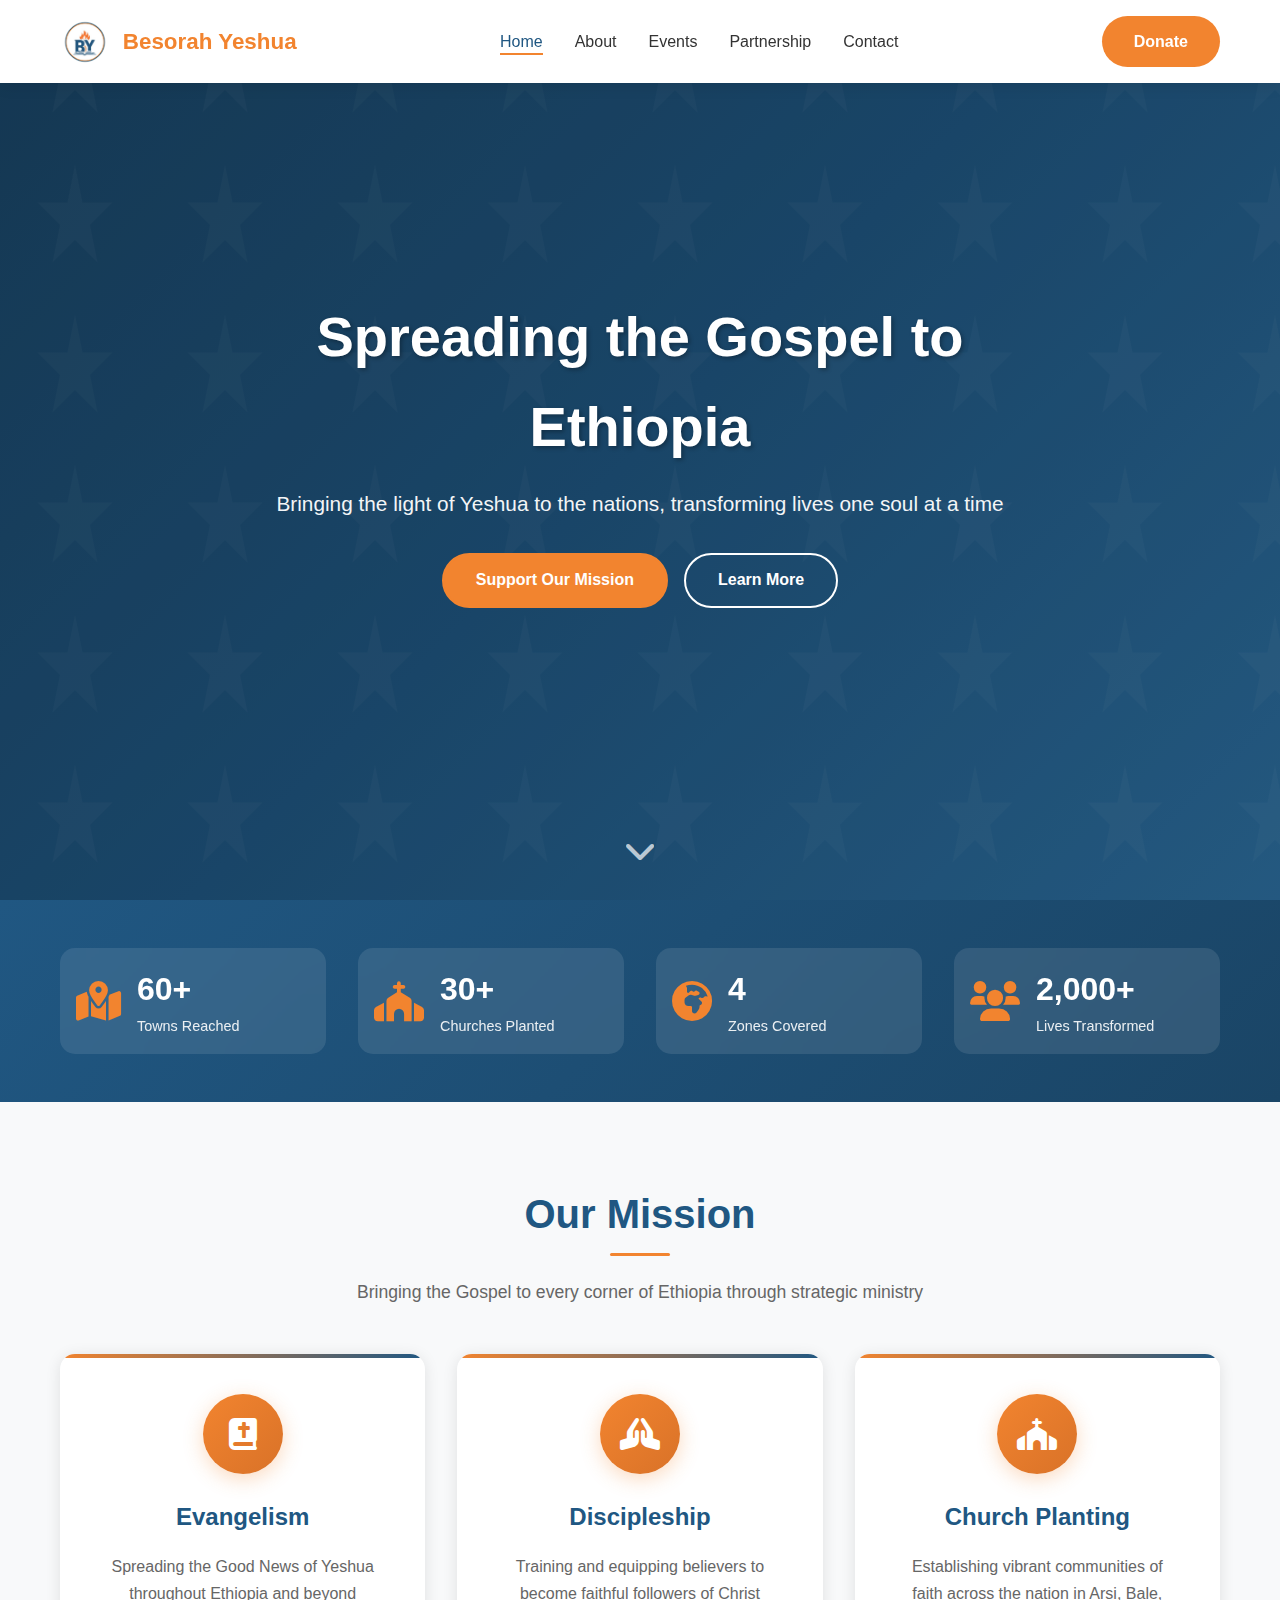
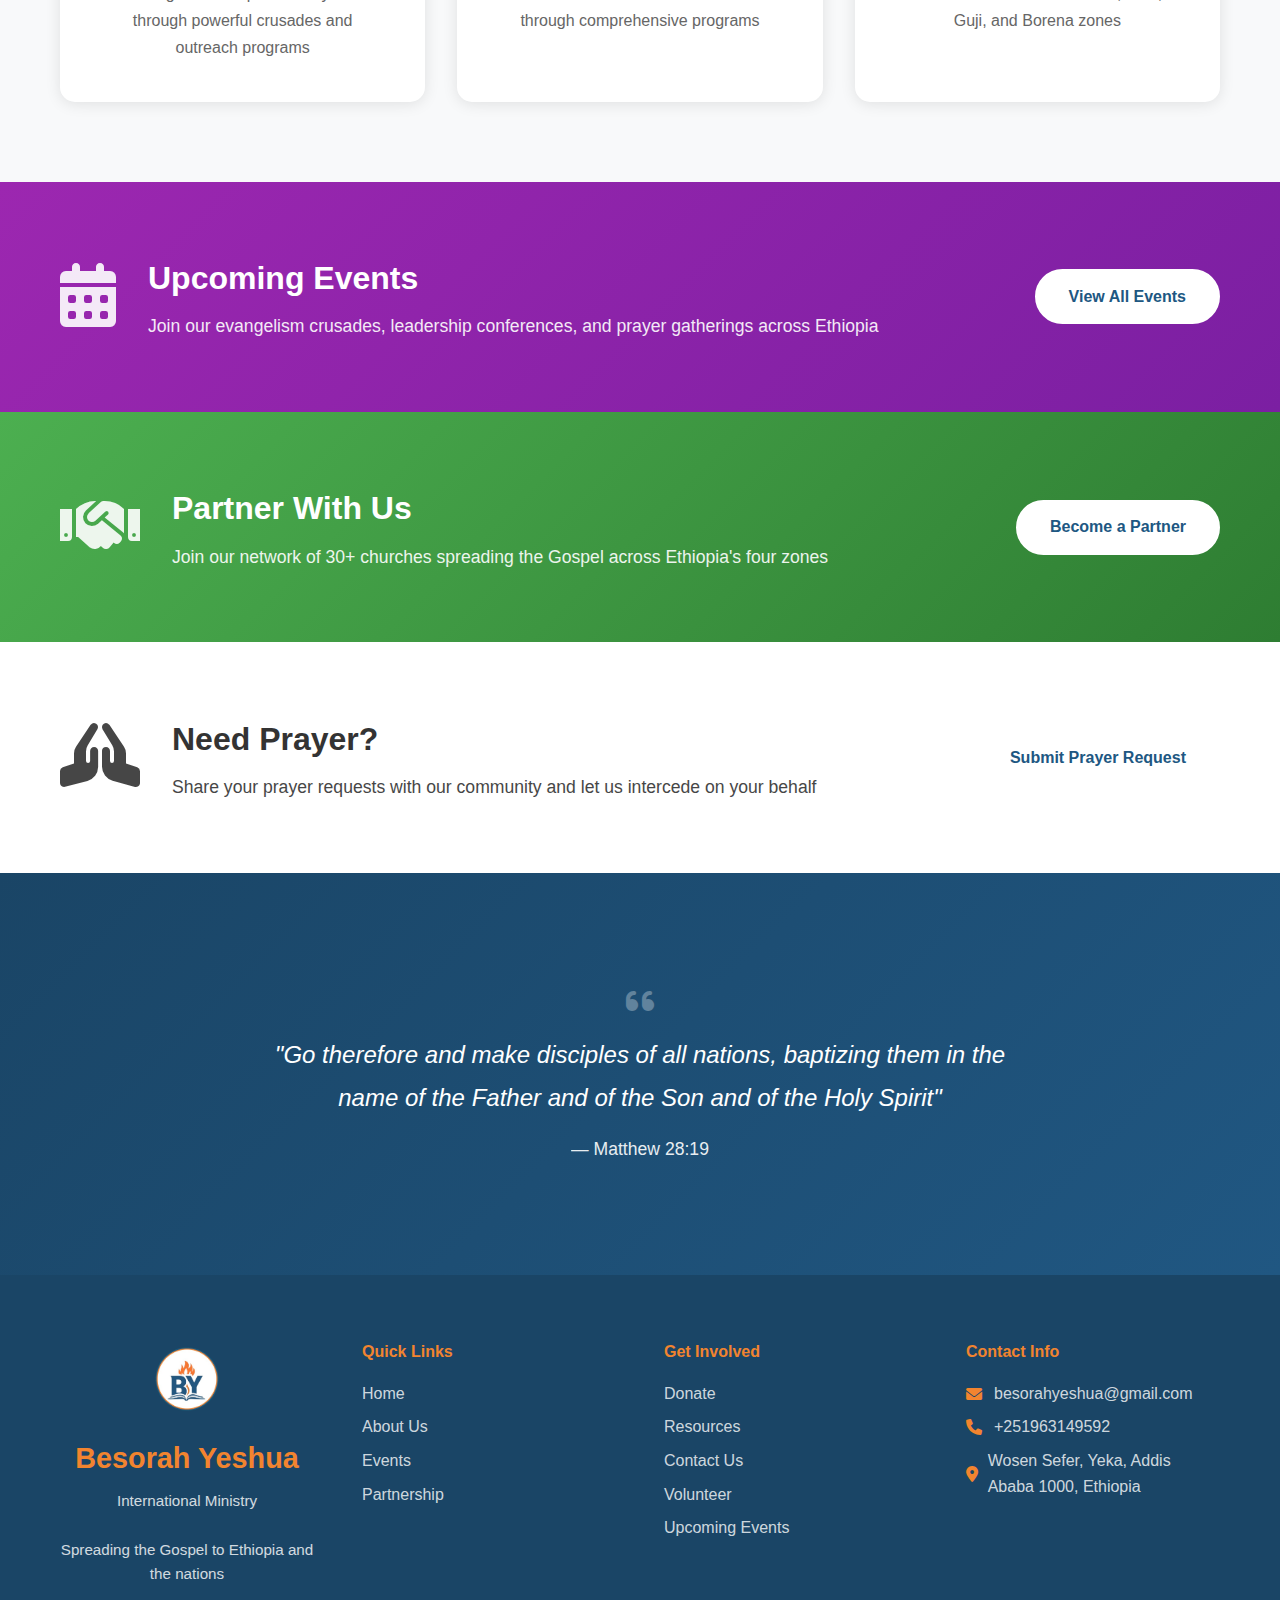
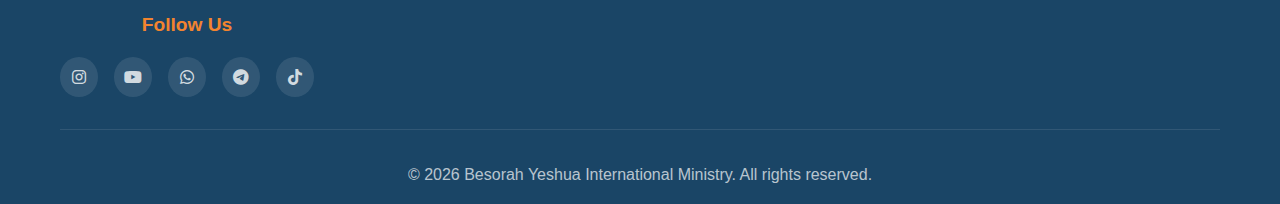
<file: index.html>
<!DOCTYPE html>
<html lang="en">
<head>
    <meta charset="UTF-8">
    <meta name="viewport" content="width=device-width, initial-scale=1.0">
    <meta name="description" content="Besorah Yeshua International Ministry - Spreading the Gospel across Ethiopia through evangelism, discipleship, and church planting.">
    <title>Besorah Yeshua International Ministry - Home</title>
    <link rel="stylesheet" href="styles/style.css">
    <link href="https://cdnjs.cloudflare.com/ajax/libs/font-awesome/6.0.0/css/all.min.css" rel="stylesheet">
    
    <link rel="icon" type="image/x-icon" href="images/favicon.ico">
    <link rel="apple-touch-icon" sizes="180x180" href="images/apple-touch-icon.png">
    <link rel="icon" type="image/png" sizes="32x32" href="images/favicon-32x32.png">
    <link rel="icon" type="image/png" sizes="16x16" href="images/favicon-16x16.png">
</head>
<body>
    <!-- Header -->
    <header>
        <nav class="navbar">
            <div class="nav-container">
                <div class="nav-logo">
                    <a href="index.html">
                        <img src="images/logo.png" alt="Besorah Yeshua International Ministry" class="logo">
                        <span class="logo-text">Besorah Yeshua</span>
                    </a>
                </div>                
                <ul class="nav-menu">
                    <li class="nav-item">
                        <a href="index.html" class="nav-link active">Home</a>
                    </li>
                    <li class="nav-item">
                        <a href="about.html" class="nav-link">About</a>
                    </li>
                    <li class="nav-item">
                        <a href="events.html" class="nav-link">Events</a>
                    </li>
                    <li class="nav-item">
                        <a href="partnership.html" class="nav-link">Partnership</a>
                    </li>
                    <li class="nav-item">
                        <a href="contact.html" class="nav-link">Contact</a>
                    </li>
                </ul>
                <a href="donate.html" class="btn btn-donate">Donate</a>
                <div class="hamburger" aria-label="Toggle navigation" aria-expanded="false">
                    <span class="bar"></span>
                    <span class="bar"></span>
                    <span class="bar"></span>
                </div>
            </div>
        </nav>
    </header>

    <!-- Hero Section -->
    <section class="hero">
        <div class="hero-overlay"></div>
        <div class="hero-content">
            <h1 class="fade-in">Spreading the Gospel to Ethiopia</h1>
            <p class="fade-in-delay">Bringing the light of Yeshua to the nations, transforming lives one soul at a time</p>
            <div class="hero-buttons fade-in-delay-2">
                <a href="donate.html" class="btn btn-primary">Support Our Mission</a>
                <a href="about.html" class="btn btn-secondary">Learn More</a>
            </div>
        </div>
        <div class="hero-scroll">
            <i class="fas fa-chevron-down"></i>
        </div>
    </section>

    <!-- Stats Bar -->
    <section class="stats-bar">
        <div class="container">
            <div class="stats-grid">
                <div class="stat-item">
                    <i class="fas fa-map-marked-alt"></i>
                    <div class="stat-content">
                        <span class="stat-number">60+</span>
                        <span class="stat-label">Towns Reached</span>
                    </div>
                </div>
                <div class="stat-item">
                    <i class="fas fa-church"></i>
                    <div class="stat-content">
                        <span class="stat-number">30+</span>
                        <span class="stat-label">Churches Planted</span>
                    </div>
                </div>
                <div class="stat-item">
                    <i class="fas fa-globe-africa"></i>
                    <div class="stat-content">
                        <span class="stat-number">4</span>
                        <span class="stat-label">Zones Covered</span>
                    </div>
                </div>
                <div class="stat-item">
                    <i class="fas fa-users"></i>
                    <div class="stat-content">
                        <span class="stat-number">2,000+</span>
                        <span class="stat-label">Lives Transformed</span>
                    </div>
                </div>
            </div>
        </div>
    </section>

    <!-- Mission Section -->
    <section class="mission">
        <div class="container">
            <div class="section-header">
                <h2>Our Mission</h2>
                <p>Bringing the Gospel to every corner of Ethiopia through strategic ministry</p>
            </div>
            <div class="mission-grid">
                <div class="mission-card">
                    <div class="card-icon">
                        <i class="fas fa-bible"></i>
                    </div>
                    <h3>Evangelism</h3>
                    <p>Spreading the Good News of Yeshua throughout Ethiopia and beyond through powerful crusades and outreach programs</p>
                </div>
                <div class="mission-card">
                    <div class="card-icon">
                        <i class="fas fa-hands-praying"></i>
                    </div>
                    <h3>Discipleship</h3>
                    <p>Training and equipping believers to become faithful followers of Christ through comprehensive programs</p>
                </div>
                <div class="mission-card">
                    <div class="card-icon">
                        <i class="fas fa-church"></i>
                    </div>
                    <h3>Church Planting</h3>
                    <p>Establishing vibrant communities of faith across the nation in Arsi, Bale, Guji, and Borena zones</p>
                </div>
            </div>
        </div>
    </section>

    <!-- Events CTA -->
    <section class="cta-section cta-events">
        <div class="container">
            <div class="cta-content">
                <div class="cta-icon">
                    <i class="fas fa-calendar-alt"></i>
                </div>
                <div class="cta-text">
                    <h2>Upcoming Events</h2>
                    <p>Join our evangelism crusades, leadership conferences, and prayer gatherings across Ethiopia</p>
                </div>
                <a href="events.html" class="btn btn-light">View All Events</a>
            </div>
        </div>
    </section>

    <!-- Partnership CTA -->
    <section class="cta-section cta-partnership">
        <div class="container">
            <div class="cta-content">
                <div class="cta-icon">
                    <i class="fas fa-handshake"></i>
                </div>
                <div class="cta-text">
                    <h2>Partner With Us</h2>
                    <p>Join our network of 30+ churches spreading the Gospel across Ethiopia's four zones</p>
                </div>
                <a href="partnership.html" class="btn btn-light">Become a Partner</a>
            </div>
        </div>
    </section>
    
    
    <!-- ===================================
     ADD THIS SECTION TO YOUR index.html
     Place it AFTER the "Partnership CTA" section
     and BEFORE the "Scripture Section"
     =================================== -->

<!-- Prayer CTA -->
<section class="cta-section cta-prayer">
    <div class="container">
        <div class="cta-content">
            <div class="cta-icon">
                <i class="fas fa-praying-hands"></i>
            </div>
            <div class="cta-text">
                <h2>Need Prayer?</h2>
                <p>Share your prayer requests with our community and let us intercede on your behalf</p>
            </div>
            <a href="prayer.html" class="btn btn-light">Submit Prayer Request</a>
        </div>
    </div>
</section>


 

    <!-- Scripture Section -->
    <section class="scripture">
        <div class="container">
            <blockquote>
                <i class="fas fa-quote-left"></i>
                <p>"Go therefore and make disciples of all nations, baptizing them in the name of the Father and of the Son and of the Holy Spirit"</p>
                <cite>— Matthew 28:19</cite>
            </blockquote>
        </div>
    </section>

    <!-- Footer -->
    <footer>
        <div class="container">
            <div class="footer-content">
<div class="footer-section">
    <img src="images/logo.png" alt="Besorah Yeshua International Ministry" class="footer-logo">
    <span class="footer-site-name">Besorah Yeshua</span>
    <p class="footer-tagline">International Ministry</p>
    <p class="footer-tagline">Spreading the Gospel to Ethiopia and the nations</p>
    <span class="follow-us">Follow Us</span>
    <div class="social-links">
        <a href="https://www.instagram.com/byministry_et" aria-label="Instagram" target="_blank" rel="noopener noreferrer">
            <i class="fab fa-instagram"></i>
        </a>
        <a href="https://youtube.com/@byministry_et" aria-label="YouTube" target="_blank" rel="noopener noreferrer">
            <i class="fab fa-youtube"></i>
        </a>
        <a href="https://chat.whatsapp.com/CzuJYpQ0SoM7IjGLnKSGlP" aria-label="WhatsApp Group" target="_blank" rel="noopener noreferrer">
            <i class="fab fa-whatsapp"></i>
        </a>
        <a href="https://t.me/byministry" aria-label="Telegram" target="_blank" rel="noopener noreferrer">
            <i class="fab fa-telegram"></i>
        </a>
        <a href="https://tiktok.com/@besorah.yeshua" aria-label="TikTok" target="_blank" rel="noopener noreferrer">
            <i class="fab fa-tiktok"></i>
        </a>
    </div>
</div>
                <div class="footer-section">
                    <h4>Quick Links</h4>
                    <ul>
                        <li><a href="index.html">Home</a></li>
                        <li><a href="about.html">About Us</a></li>
                        <li><a href="events.html">Events</a></li>
                        <li><a href="partnership.html">Partnership</a></li>
                    </ul>
                </div>
                <div class="footer-section">
                    <h4>Get Involved</h4>
                    <ul>
                        <li><a href="donate.html">Donate</a></li>
                        
                                                <li><a href="resources.html">Resources</a></li>
                        
                        
                        <li><a href="contact.html">Contact Us</a></li>
                        <li><a href="partnership.html">Volunteer</a></li>
                        <li><a href="events.html">Upcoming Events</a></li>
                    </ul>
                </div>
                <div class="footer-section">
                    <h4>Contact Info</h4>
                    <ul class="contact-info">
                        <li><i class="fas fa-envelope"></i> besorahyeshua@gmail.com</li>
                        <li><i class="fas fa-phone"></i> +251963149592</li>
                        <li><i class="fas fa-map-marker-alt"></i> Wosen Sefer, Yeka, Addis Ababa 1000, Ethiopia</li>
                    </ul>
                </div>                
            </div>
            <div class="footer-bottom">
                <p>© 2024 Besorah Yeshua International Ministry. All rights reserved.</p>
            </div>
        </div>
    </footer>

    <script src="scripts/main.js"></script>
</body>
</html>
</file>
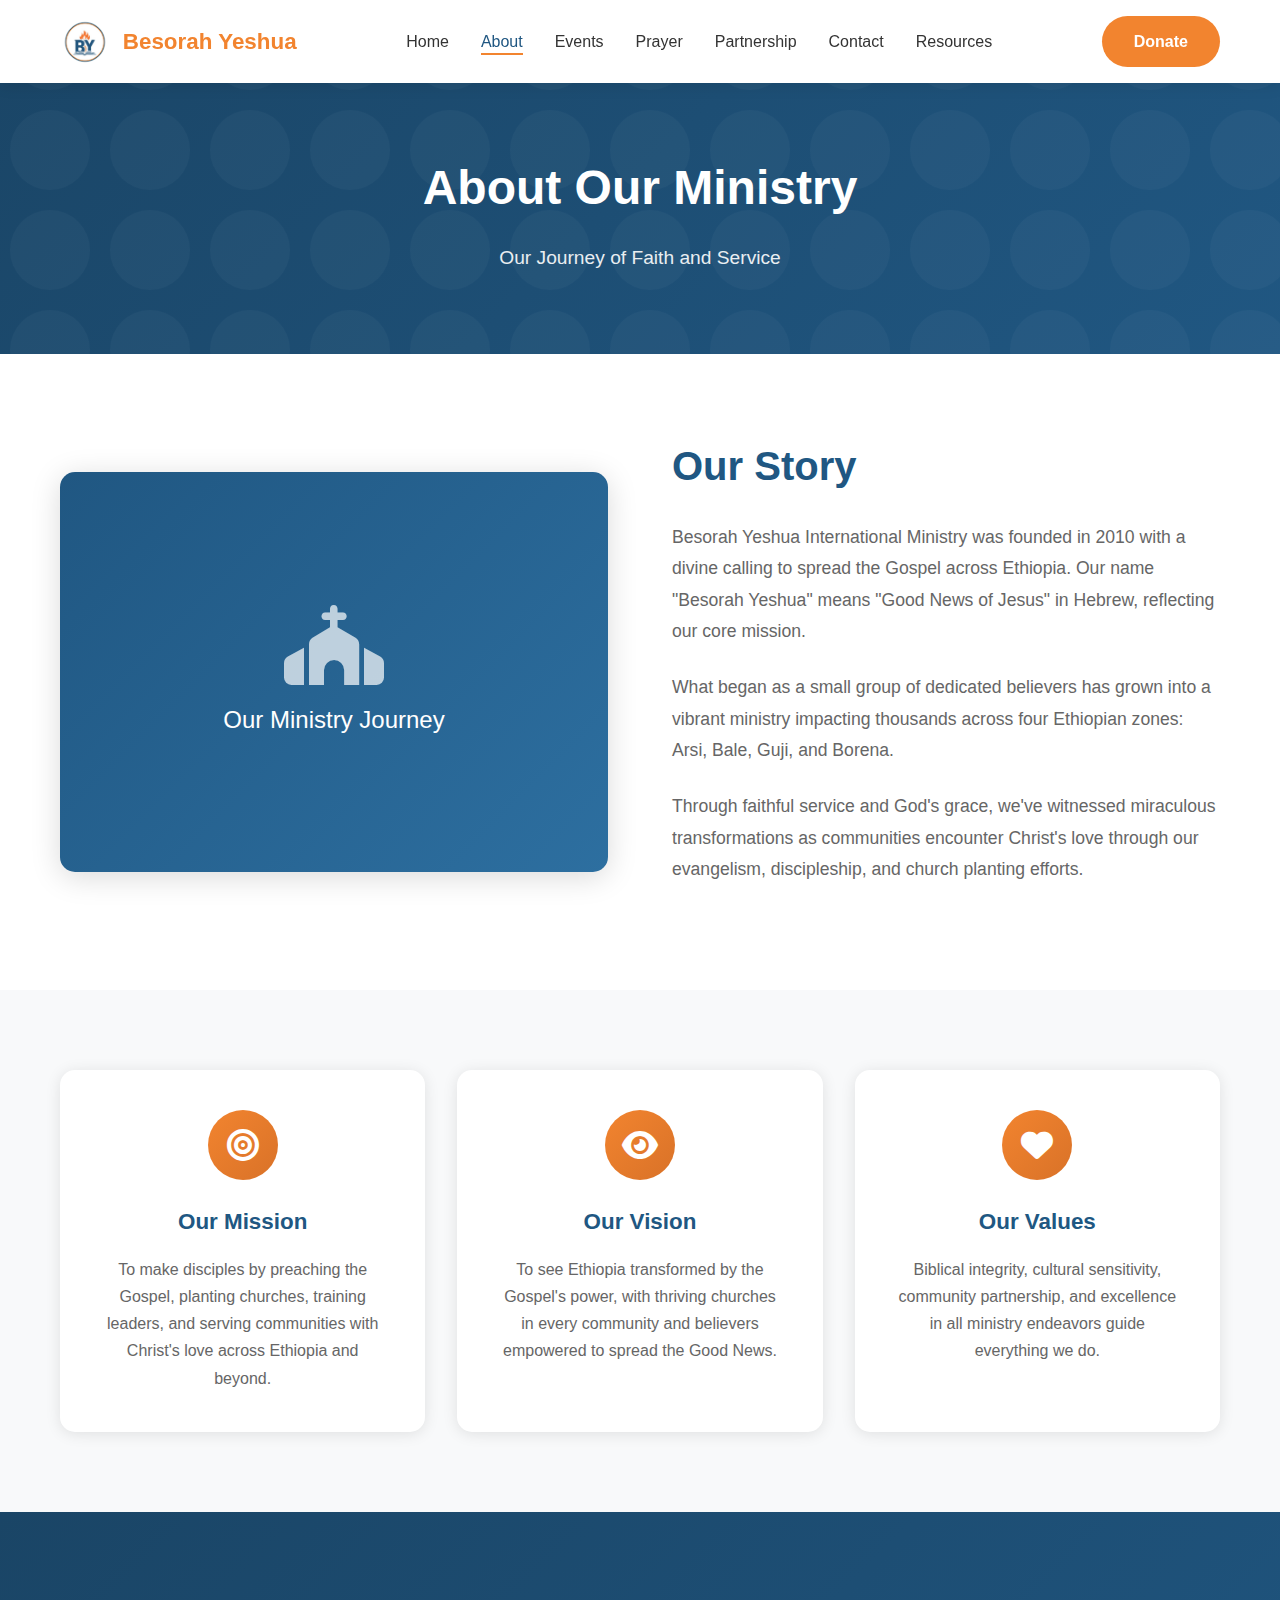
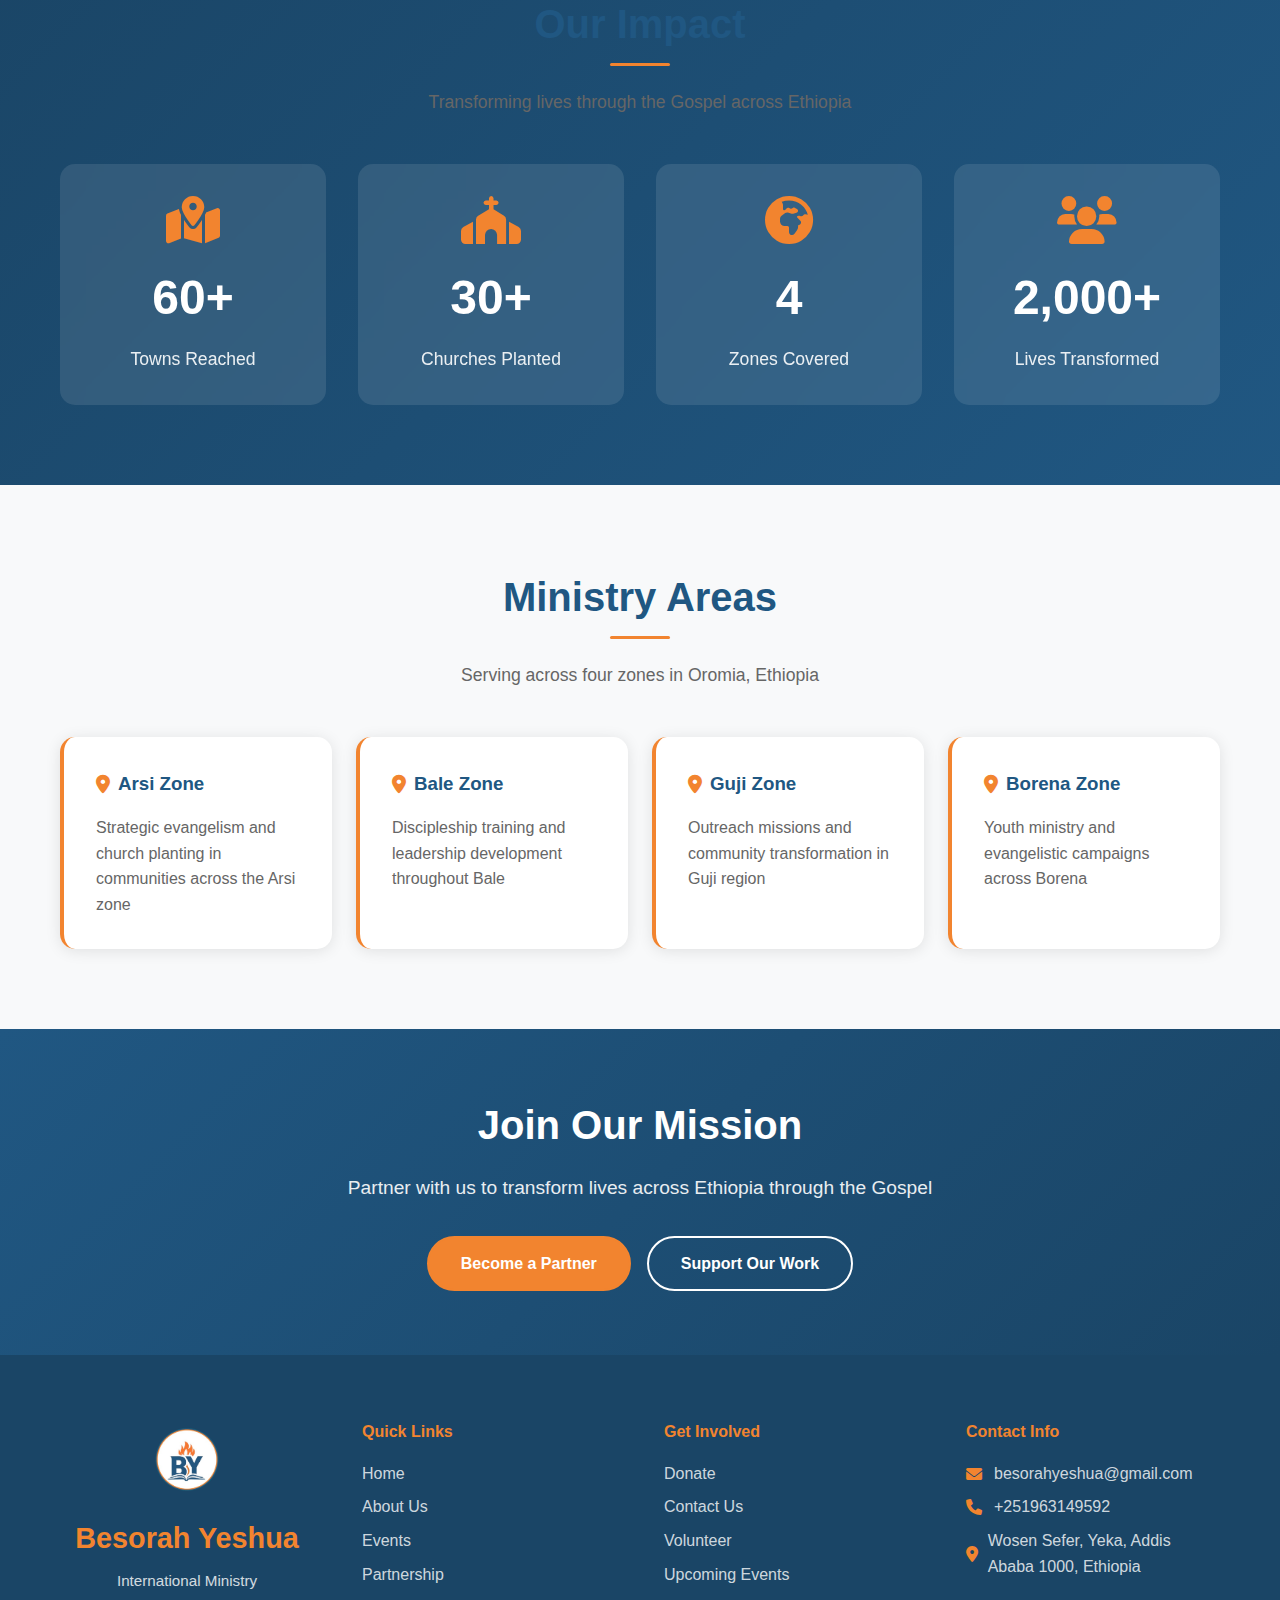
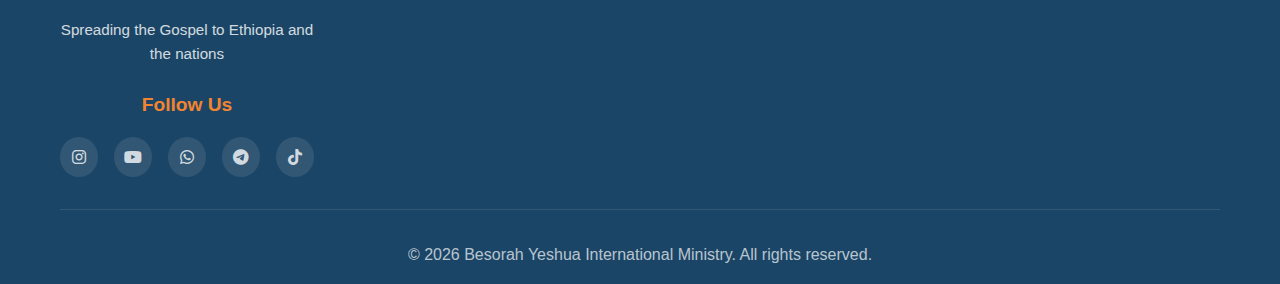
<file: about.html>
<!DOCTYPE html>
<html lang="en">
<head>
    <meta charset="UTF-8">
    <meta name="viewport" content="width=device-width, initial-scale=1.0">
    <meta name="description" content="Learn about Besorah Yeshua International Ministry's mission, vision, and impact across Ethiopia.">
    <title>About Us - Besorah Yeshua International Ministry</title>
    <link rel="stylesheet" href="styles/style.css">
    <link href="https://cdnjs.cloudflare.com/ajax/libs/font-awesome/6.0.0/css/all.min.css" rel="stylesheet">
    
    
    <link rel="icon" type="image/x-icon" href="images/favicon.ico">
    <link rel="apple-touch-icon" sizes="180x180" href="images/apple-touch-icon.png">
    <link rel="icon" type="image/png" sizes="32x32" href="images/favicon-32x32.png">
    <link rel="icon" type="image/png" sizes="16x16" href="images/favicon-16x16.png">
    
    <style>
    /* Newsletter Modal Styles */
    .newsletter-modal-overlay {
        display: none;
        position: fixed;
        top: 0;
        left: 0;
        width: 100%;
        height: 100%;
        background: rgba(32, 87, 130, 0.95);
        z-index: 9999;
        justify-content: center;
        align-items: center;
        animation: fadeIn 0.3s ease;
        backdrop-filter: blur(5px);
    }

    .newsletter-modal-overlay.active {
        display: flex;
    }

    @keyframes fadeIn {
        from {
            opacity: 0;
        }
        to {
            opacity: 1;
        }
    }

    .newsletter-modal-content {
        background: #fff;
        padding: 50px 40px;
        border-radius: 20px;
        max-width: 550px;
        width: 90%;
        position: relative;
        text-align: center;
        box-shadow: 0 20px 60px rgba(0, 0, 0, 0.3);
        animation: slideUp 0.4s ease;
        border-top: 6px solid #f2f842;
    }

    @keyframes slideUp {
        from {
            transform: translateY(50px);
            opacity: 0;
        }
        to {
            transform: translateY(0);
            opacity: 1;
        }
    }

    .modal-close-btn {
        position: absolute;
        top: 20px;
        right: 20px;
        background: #f2f842;
        color: #205782;
        border: none;
        width: 40px;
        height: 40px;
        border-radius: 50%;
        font-size: 20px;
        cursor: pointer;
        display: flex;
        align-items: center;
        justify-content: center;
        transition: all 0.3s ease;
        box-shadow: 0 2px 8px rgba(0, 0, 0, 0.1);
    }

    .modal-close-btn:hover {
        background: #205782;
        color: #fff;
        transform: rotate(90deg);
    }

    .modal-icon {
        background: linear-gradient(135deg, #205782 0%, #2c7ab5 100%);
        width: 80px;
        height: 80px;
        border-radius: 50%;
        display: flex;
        align-items: center;
        justify-content: center;
        margin: 0 auto 25px;
        box-shadow: 0 8px 20px rgba(32, 87, 130, 0.3);
    }

    .modal-icon i {
        font-size: 36px;
        color: #f2f842;
    }

    .modal-title {
        color: #205782;
        font-size: 28px;
        margin-bottom: 15px;
        font-weight: 700;
    }

    .modal-description {
        color: #666;
        font-size: 16px;
        line-height: 1.6;
        margin-bottom: 30px;
    }

    .newsletter-modal-form {
        margin-bottom: 0;
    }

    .form-group {
        display: flex;
        gap: 10px;
        margin-bottom: 25px;
    }

    .newsletter-input {
        flex: 1;
        padding: 16px 20px;
        border: 2px solid #e0e0e0;
        border-radius: 50px;
        font-size: 16px;
        transition: all 0.3s ease;
        outline: none;
    }

    .newsletter-input:focus {
        border-color: #205782;
        box-shadow: 0 0 0 3px rgba(32, 87, 130, 0.1);
    }

    .newsletter-submit-btn {
        background: linear-gradient(135deg, #205782 0%, #2c7ab5 100%);
        color: #fff;
        border: none;
        padding: 16px 30px;
        border-radius: 50px;
        font-size: 16px;
        font-weight: 600;
        cursor: pointer;
        display: flex;
        align-items: center;
        gap: 10px;
        transition: all 0.3s ease;
        white-space: nowrap;
    }

    .newsletter-submit-btn:hover {
        background: linear-gradient(135deg, #2c7ab5 0%, #205782 100%);
        transform: translateY(-2px);
        box-shadow: 0 8px 20px rgba(32, 87, 130, 0.3);
    }

    .newsletter-submit-btn .btn-icon {
        transition: transform 0.3s ease;
    }

    .newsletter-submit-btn:hover .btn-icon {
        transform: translateX(5px);
    }

    .newsletter-benefits {
        display: flex;
        justify-content: center;
        gap: 20px;
        margin-bottom: 20px;
        flex-wrap: wrap;
    }

    .benefit-item {
        display: flex;
        align-items: center;
        gap: 8px;
        color: #205782;
        font-size: 14px;
    }

    .benefit-item i {
        color: #f2f842;
        font-size: 16px;
    }

    .privacy-text {
        font-size: 13px;
        color: #999;
        display: flex;
        align-items: center;
        justify-content: center;
        gap: 8px;
        margin-top: 15px;
    }

    .privacy-text i {
        color: #f2f842;
    }

    .newsletter-success-message {
        display: none;
        padding: 30px;
        text-align: center;
    }

    .newsletter-success-message.show {
        display: block;
    }

    .newsletter-success-message i {
        font-size: 60px;
        color: #f2f842;
        margin-bottom: 20px;
        animation: scaleIn 0.5s ease;
    }

    @keyframes scaleIn {
        from {
            transform: scale(0);
        }
        to {
            transform: scale(1);
        }
    }

    .newsletter-success-message h4 {
        color: #205782;
        font-size: 24px;
        margin-bottom: 10px;
    }

    .newsletter-success-message p {
        color: #666;
        font-size: 16px;
    }

    /* Responsive Design */
    @media (max-width: 768px) {
        .newsletter-modal-content {
            padding: 40px 25px;
            width: 95%;
        }
        
        .modal-title {
            font-size: 24px;
        }
        
        .modal-description {
            font-size: 15px;
        }
        
        .form-group {
            flex-direction: column;
        }
        
        .newsletter-submit-btn {
            width: 100%;
            justify-content: center;
        }
        
        .newsletter-benefits {
            flex-direction: column;
            gap: 12px;
            align-items: flex-start;
            text-align: left;
        }
    }

    @media (max-width: 480px) {
        .newsletter-modal-content {
            padding: 30px 20px;
        }
        
        .modal-icon {
            width: 60px;
            height: 60px;
        }
        
        .modal-icon i {
            font-size: 28px;
        }
        
        .modal-title {
            font-size: 20px;
        }
    }
    </style>
</head>
<body>
    <!-- Header -->
    <header>
        <nav class="navbar">
            <div class="nav-container">
                <div class="nav-logo">
                    <a href="index.html">
                        <img src="images/logo.png" alt="Besorah Yeshua International Ministry" class="logo">
                        <span class="logo-text">Besorah Yeshua</span>
                    </a>
                </div>                
                <ul class="nav-menu">
                    <li class="nav-item">
                        <a href="index.html" class="nav-link active">Home</a>
                    </li>
                    <li class="nav-item">
                        <a href="about.html" class="nav-link">About</a>
                    </li>
                    <li class="nav-item">
                        <a href="events.html" class="nav-link">Events</a>
                    </li>
                    <li class="nav-item">
                        <a href="prayer.html" class="nav-link active">Prayer</a>
                    </li>
                    <li class="nav-item">
                        <a href="partnership.html" class="nav-link">Partnership</a>
                    </li>
                    <li class="nav-item">
                        <a href="contact.html" class="nav-link">Contact</a>
                    </li>
                                        
                    <li class="nav-item">
                        <a href="resources.html" class="nav-link active">Resources</a>
                    </li>
                    
                </ul>
                <a href="donate.html" class="btn btn-donate">Donate</a>
                <div class="hamburger" aria-label="Toggle navigation" aria-expanded="false">
                    <span class="bar"></span>
                    <span class="bar"></span>
                    <span class="bar"></span>
                </div>
            </div>
        </nav>
    </header>

    <!-- Page Header -->
    <section class="page-header">
        <div class="container">
            <h1>About Our Ministry</h1>
            <p>Our Journey of Faith and Service</p>
        </div>
    </section>

    <!-- Story Section -->
    <section class="about-story">
        <div class="container">
            <div class="story-grid">
                <div class="story-image">
                    <div class="image-placeholder">
                        <i class="fas fa-church"></i>
                        <p>Our Ministry Journey</p>
                    </div>
                </div>
                <div class="story-content">
                    <h2>Our Story</h2>
                    <p>Besorah Yeshua International Ministry was founded in 2010 with a divine calling to spread the Gospel across Ethiopia. Our name "Besorah Yeshua" means "Good News of Jesus" in Hebrew, reflecting our core mission.</p>
                    <p>What began as a small group of dedicated believers has grown into a vibrant ministry impacting thousands across four Ethiopian zones: Arsi, Bale, Guji, and Borena.</p>
                    <p>Through faithful service and God's grace, we've witnessed miraculous transformations as communities encounter Christ's love through our evangelism, discipleship, and church planting efforts.</p>
                </div>
            </div>
        </div>
    </section>

    <!-- Mission Vision Values -->
    <section class="mvv-section">
        <div class="container">
            <div class="mvv-grid">
                <div class="mvv-card">
                    <div class="mvv-icon">
                        <i class="fas fa-bullseye"></i>
                    </div>
                    <h3>Our Mission</h3>
                    <p>To make disciples by preaching the Gospel, planting churches, training leaders, and serving communities with Christ's love across Ethiopia and beyond.</p>
                </div>
                <div class="mvv-card">
                    <div class="mvv-icon">
                        <i class="fas fa-eye"></i>
                    </div>
                    <h3>Our Vision</h3>
                    <p>To see Ethiopia transformed by the Gospel's power, with thriving churches in every community and believers empowered to spread the Good News.</p>
                </div>
                <div class="mvv-card">
                    <div class="mvv-icon">
                        <i class="fas fa-heart"></i>
                    </div>
                    <h3>Our Values</h3>
                    <p>Biblical integrity, cultural sensitivity, community partnership, and excellence in all ministry endeavors guide everything we do.</p>
                </div>
            </div>
        </div>
    </section>

    <!-- Impact Section -->
    <section class="impact-section">
        <div class="container">
            <div class="section-header">
                <h2>Our Impact</h2>
                <p>Transforming lives through the Gospel across Ethiopia</p>
            </div>
            <div class="impact-grid">
                <div class="impact-card">
                    <i class="fas fa-map-marked-alt"></i>
                    <span class="impact-number">60+</span>
                    <span class="impact-label">Towns Reached</span>
                </div>
                <div class="impact-card">
                    <i class="fas fa-church"></i>
                    <span class="impact-number">30+</span>
                    <span class="impact-label">Churches Planted</span>
                </div>
                <div class="impact-card">
                    <i class="fas fa-globe-africa"></i>
                    <span class="impact-number">4</span>
                    <span class="impact-label">Zones Covered</span>
                </div>
                <div class="impact-card">
                    <i class="fas fa-users"></i>
                    <span class="impact-number">2,000+</span>
                    <span class="impact-label">Lives Transformed</span>
                </div>
            </div>
        </div>
    </section>

    <!-- Ministry Areas -->
    <section class="ministry-areas">
        <div class="container">
            <div class="section-header">
                <h2>Ministry Areas</h2>
                <p>Serving across four zones in Oromia, Ethiopia</p>
            </div>
            <div class="areas-grid">
                <div class="area-card">
                    <h3><i class="fas fa-map-marker-alt"></i> Arsi Zone</h3>
                    <p>Strategic evangelism and church planting in communities across the Arsi zone</p>
                </div>
                <div class="area-card">
                    <h3><i class="fas fa-map-marker-alt"></i> Bale Zone</h3>
                    <p>Discipleship training and leadership development throughout Bale</p>
                </div>
                <div class="area-card">
                    <h3><i class="fas fa-map-marker-alt"></i> Guji Zone</h3>
                    <p>Outreach missions and community transformation in Guji region</p>
                </div>
                <div class="area-card">
                    <h3><i class="fas fa-map-marker-alt"></i> Borena Zone</h3>
                    <p>Youth ministry and evangelistic campaigns across Borena</p>
                </div>
            </div>
        </div>
    </section>

    <!-- CTA Section -->
    <section class="cta-section cta-full">
        <div class="container">
            <h2>Join Our Mission</h2>
            <p>Partner with us to transform lives across Ethiopia through the Gospel</p>
            <div class="cta-buttons">
                <a href="partnership.html" class="btn btn-primary">Become a Partner</a>
                <a href="donate.html" class="btn btn-secondary">Support Our Work</a>
            </div>
        </div>
    </section>

    <!-- Footer -->
    <footer>
        <div class="container">
            <div class="footer-content">
<div class="footer-section">
    <img src="images/logo.png" alt="Besorah Yeshua International Ministry" class="footer-logo">
    <span class="footer-site-name">Besorah Yeshua</span>
    <p class="footer-tagline">International Ministry</p>
    <p class="footer-tagline">Spreading the Gospel to Ethiopia and the nations</p>
    <span class="follow-us">Follow Us</span>
    <div class="social-links">
        <a href="https://www.instagram.com/byministry_et" aria-label="Instagram" target="_blank" rel="noopener noreferrer">
            <i class="fab fa-instagram"></i>
        </a>
        <a href="https://youtube.com/@byministry_et" aria-label="YouTube" target="_blank" rel="noopener noreferrer">
            <i class="fab fa-youtube"></i>
        </a>
        <a href="https://chat.whatsapp.com/CzuJYpQ0SoM7IjGLnKSGlP" aria-label="WhatsApp Group" target="_blank" rel="noopener noreferrer">
            <i class="fab fa-whatsapp"></i>
        </a>
        <a href="https://t.me/byministry" aria-label="Telegram" target="_blank" rel="noopener noreferrer">
            <i class="fab fa-telegram"></i>
        </a>
        <a href="https://tiktok.com/@besorah.yeshua" aria-label="TikTok" target="_blank" rel="noopener noreferrer">
            <i class="fab fa-tiktok"></i>
        </a>
    </div>
</div>
                
                <div class="footer-section">
                    <h4>Quick Links</h4>
                    <ul>
                        <li><a href="index.html">Home</a></li>
                        <li><a href="about.html">About Us</a></li>
                        <li><a href="events.html">Events</a></li>
                        <li><a href="partnership.html">Partnership</a></li>
                    </ul>
                </div>
                <div class="footer-section">
                    <h4>Get Involved</h4>
                    <ul>
                        <li><a href="donate.html">Donate</a></li>
                        <li><a href="contact.html">Contact Us</a></li>
                        <li><a href="partnership.html">Volunteer</a></li>
                        <li><a href="events.html">Upcoming Events</a></li>
                    </ul>
                </div>
                <div class="footer-section">
                    <h4>Contact Info</h4>
                    <ul class="contact-info">
                        <li><i class="fas fa-envelope"></i> besorahyeshua@gmail.com</li>
                        <li><i class="fas fa-phone"></i> +251963149592</li>
                        <li><i class="fas fa-map-marker-alt"></i> Wosen Sefer, Yeka, Addis Ababa 1000, Ethiopia</li>
                    </ul>
                </div>                
            </div>
            <div class="footer-bottom">
               <p>© 2024 Besorah Yeshua International Ministry. All rights reserved.</p>
            </div>
        </div>
    </footer>

    <!-- Newsletter Modal Popup -->
    <div class="newsletter-modal-overlay" id="newsletterModal">
        <div class="newsletter-modal-content">
            <button class="modal-close-btn" onclick="closeNewsletterModal()" aria-label="Close newsletter popup">
                <i class="fas fa-times"></i>
            </button>
            
            <div class="modal-icon">
                <i class="fas fa-envelope-open-text"></i>
            </div>
            
            <h3 class="modal-title">Stay Connected with Our Ministry</h3>
            <p class="modal-description">Join our community and receive weekly inspiration, event updates, prayer requests, and ministry news directly to your inbox.</p>
            
            <form class="newsletter-modal-form" name="newsletter" method="POST" data-netlify="true" netlify-honeypot="bot-field" onsubmit="handleNewsletterSubmit(event)">
                <!-- Hidden fields for Netlify -->
                <input type="hidden" name="form-name" value="newsletter">
                <input type="hidden" name="bot-field">
                <input type="hidden" name="source" value="About Page Modal">
                
                <div class="form-group">
                    <input 
                        type="email" 
                        name="email" 
                        placeholder="Enter your email address" 
                        required 
                        class="newsletter-input"
                        aria-label="Email address"
                    >
                    <button type="submit" class="newsletter-submit-btn">
                        <span class="btn-text">Subscribe Now</span>
                        <i class="fas fa-arrow-right btn-icon"></i>
                    </button>
                </div>
                
                <div class="newsletter-benefits">
                    <div class="benefit-item">
                        <i class="fas fa-check-circle"></i>
                        <span>Weekly devotionals</span>
                    </div>
                    <div class="benefit-item">
                        <i class="fas fa-check-circle"></i>
                        <span>Event notifications</span>
                    </div>
                    <div class="benefit-item">
                        <i class="fas fa-check-circle"></i>
                        <span>Prayer updates</span>
                    </div>
                </div>
                
                <p class="privacy-text">
                    <i class="fas fa-shield-alt"></i>
                    We respect your privacy. Unsubscribe anytime.
                </p>
            </form>
            
            <div class="newsletter-success-message" id="newsletterSuccess">
                <i class="fas fa-check-circle"></i>
                <h4>Thank You for Subscribing!</h4>
                <p>You'll receive our next newsletter soon. Welcome to our community!</p>
            </div>
        </div>
    </div>

    <script src="scripts/main.js"></script>
    
    <script>
    // Newsletter Modal Functions
    let newsletterShown = false;

    function openNewsletterModal() {
        const modal = document.getElementById('newsletterModal');
        if (modal && !newsletterShown) {
            modal.classList.add('active');
            document.body.style.overflow = 'hidden';
            newsletterShown = true;
            
            // Store in sessionStorage to prevent showing again in same session
            sessionStorage.setItem('newsletterShown', 'true');
        }
    }

    function closeNewsletterModal() {
        const modal = document.getElementById('newsletterModal');
        if (modal) {
            modal.classList.remove('active');
            document.body.style.overflow = '';
            // Store timestamp when modal is closed
            localStorage.setItem('newsletterLastClosed', Date.now().toString());
        }
    }

    // Close modal when clicking outside
    document.getElementById('newsletterModal')?.addEventListener('click', function(e) {
        if (e.target === this) {
            closeNewsletterModal();
        }
    });

    // Close modal with Escape key
    document.addEventListener('keydown', function(e) {
        if (e.key === 'Escape') {
            closeNewsletterModal();
        }
    });

    // Handle form submission
    function handleNewsletterSubmit(event) {
        event.preventDefault();
        const form = event.target;
        const formData = new FormData(form);
        
        // Submit to Netlify
        fetch('/', {
            method: 'POST',
            headers: { 'Content-Type': 'application/x-www-form-urlencoded' },
            body: new URLSearchParams(formData).toString()
        })
        .then(() => {
            // Hide form and show success message
            form.style.display = 'none';
            document.getElementById('newsletterSuccess').classList.add('show');
            
            // Auto-close after 3 seconds
            setTimeout(() => {
                closeNewsletterModal();
                // Reset form after modal closes
                setTimeout(() => {
                    form.style.display = 'block';
                    form.reset();
                    document.getElementById('newsletterSuccess').classList.remove('show');
                }, 500);
            }, 3000);
        })
        .catch((error) => {
            alert('Oops! There was a problem submitting your subscription. Please try again.');
            console.error('Form submission error:', error);
        });
    }

    // Check if newsletter should be shown
    function shouldShowNewsletter() {
        // Don't show if already shown in this session
        if (sessionStorage.getItem('newsletterShown')) {
            return false;
        }
        
        // Don't show if user closed it recently (within 7 days)
        const lastClosed = localStorage.getItem('newsletterLastClosed');
        if (lastClosed) {
            const daysSinceClosed = (Date.now() - parseInt(lastClosed)) / (1000 * 60 * 60 * 24);
            if (daysSinceClosed < 7) {
                return false;
            }
        }
        
        return true;
    }

    // Exit intent detection
    let exitIntentTriggered = false;

    document.addEventListener('mouseleave', function(e) {
        if (e.clientY < 0 && !exitIntentTriggered && shouldShowNewsletter()) {
            openNewsletterModal();
            exitIntentTriggered = true;
        }
    });

    // Timed display (show after 30 seconds on page)
    setTimeout(function() {
        if (shouldShowNewsletter() && !exitIntentTriggered) {
            openNewsletterModal();
        }
    }, 30000); // 30 seconds

    // Scroll trigger (show after scrolling 50% of page)
    let scrollTriggered = false;

    window.addEventListener('scroll', function() {
        if (scrollTriggered || !shouldShowNewsletter()) return;
        
        const scrollPercentage = (window.scrollY / (document.documentElement.scrollHeight - window.innerHeight)) * 100;
        
        if (scrollPercentage > 50) {
            openNewsletterModal();
            scrollTriggered = true;
        }
    });
    </script>
</body>
</html>
</file>
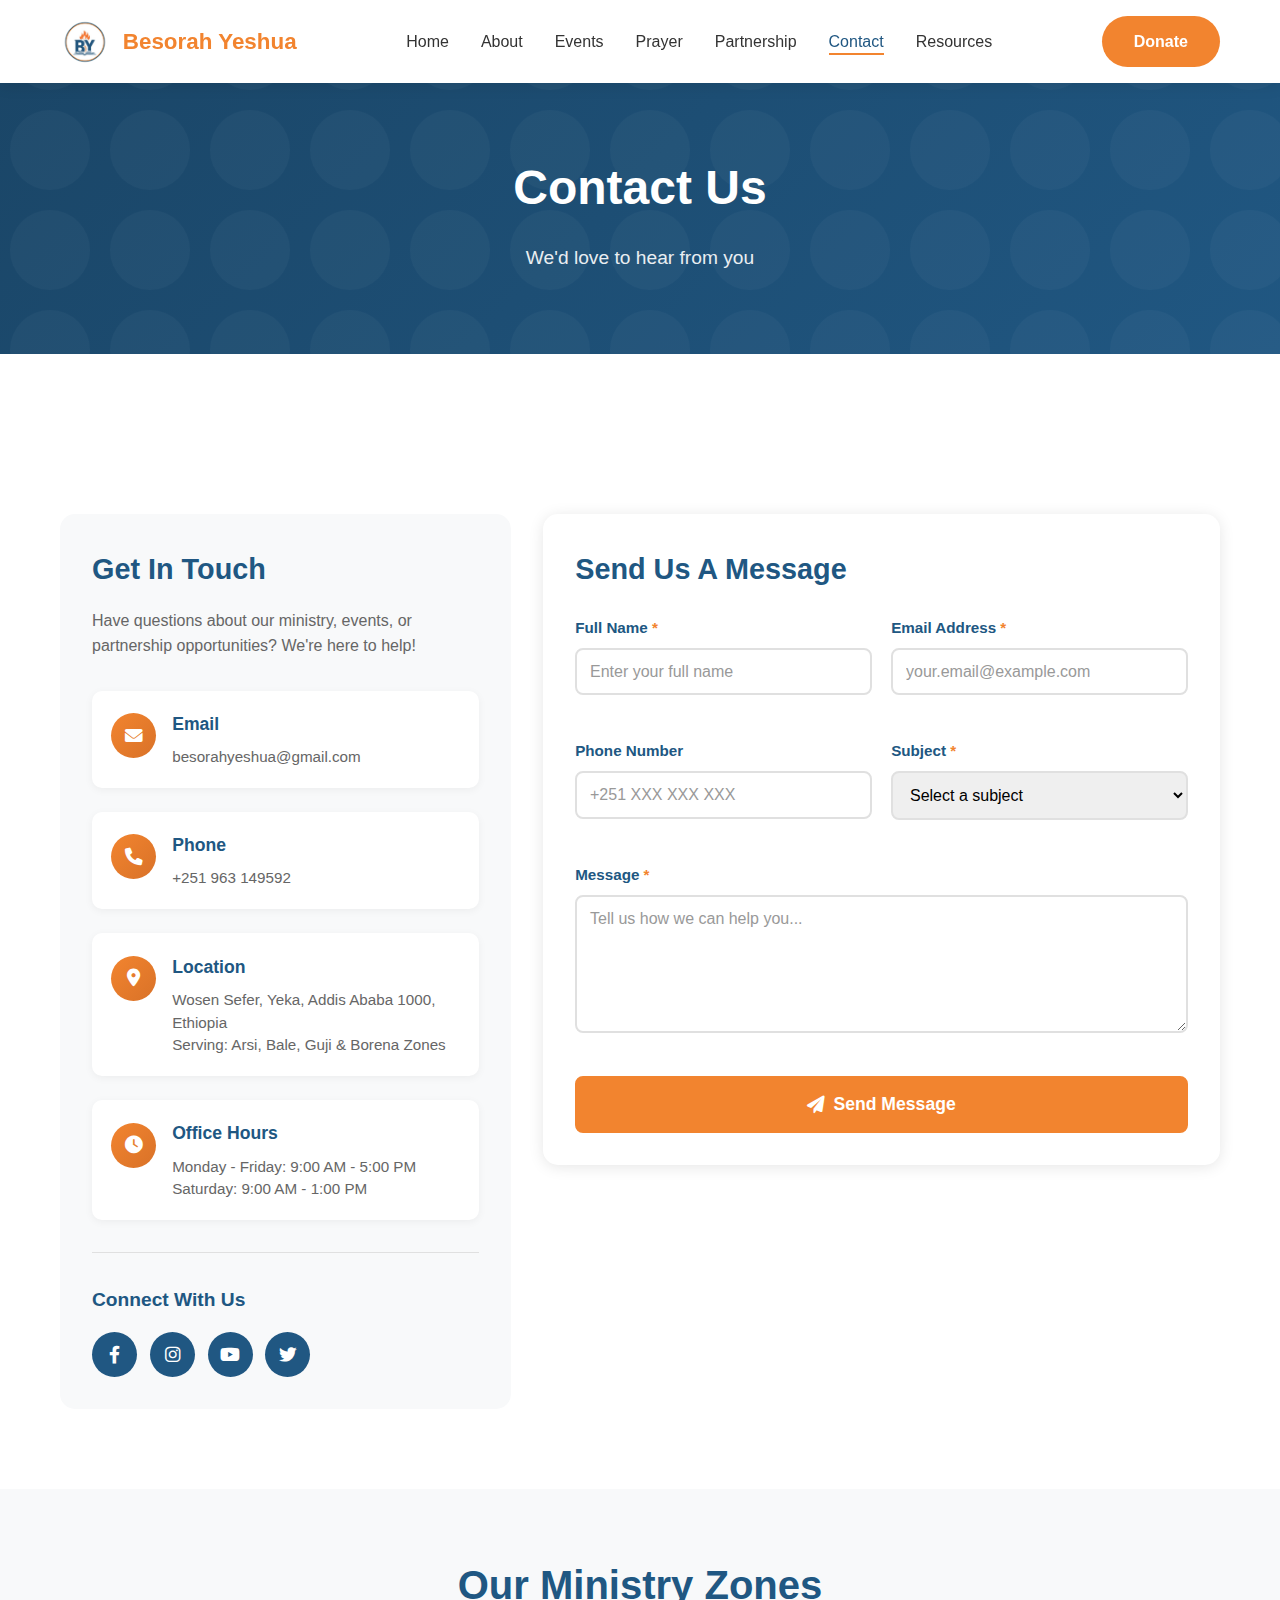
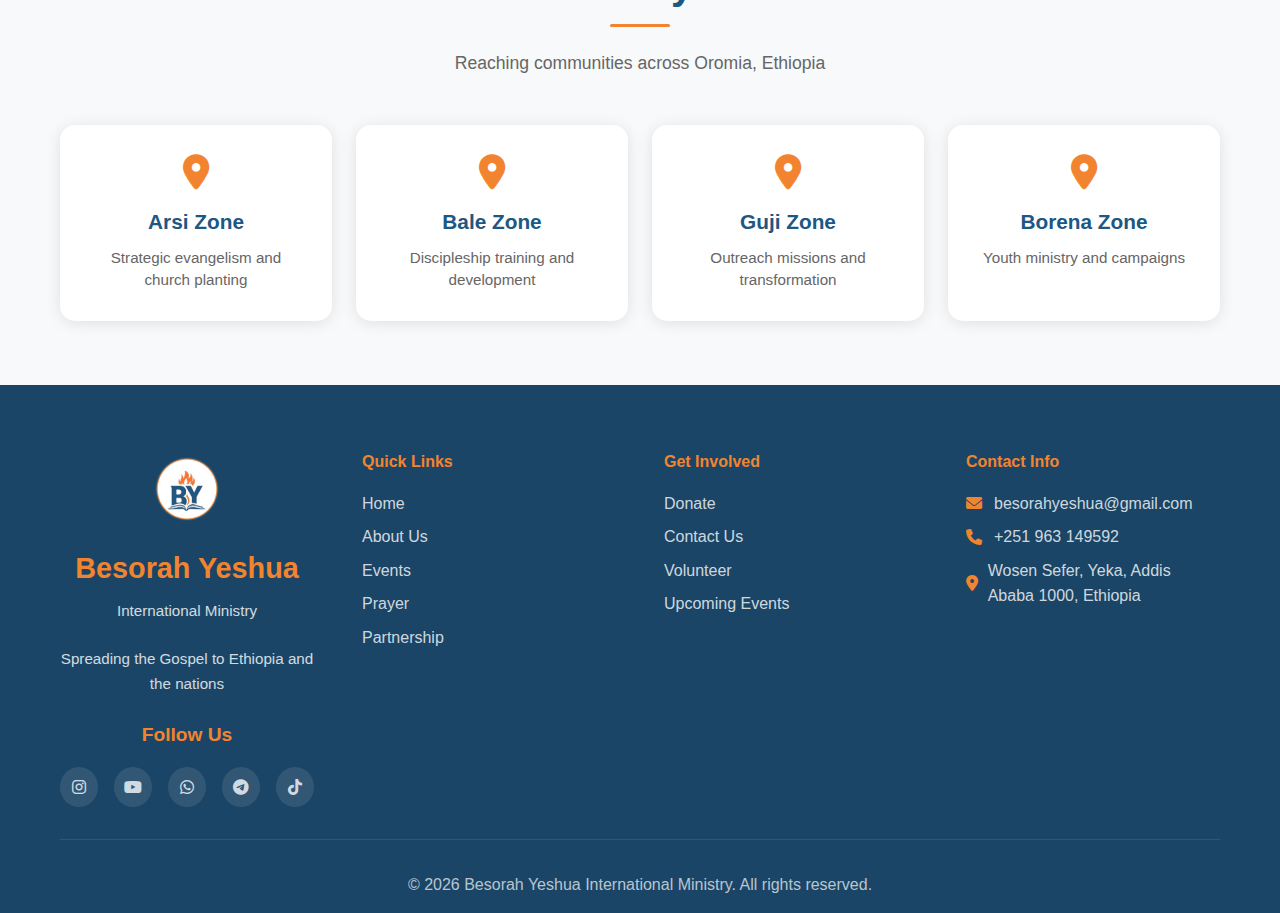
<file: contact.html>
<!DOCTYPE html>
<html lang="en">
<head>
    <meta charset="UTF-8">
    <meta name="viewport" content="width=device-width, initial-scale=1.0">
    <meta name="description" content="Get in touch with Besorah Yeshua International Ministry. We'd love to hear from you.">
    <title>Contact Us - Besorah Yeshua International Ministry</title>
    <link rel="stylesheet" href="styles/style.css">
    <link href="https://cdnjs.cloudflare.com/ajax/libs/font-awesome/6.0.0/css/all.min.css" rel="stylesheet">
    
    <link rel="icon" type="image/x-icon" href="images/favicon.ico">
    <link rel="apple-touch-icon" sizes="180x180" href="images/apple-touch-icon.png">
    <link rel="icon" type="image/png" sizes="32x32" href="images/favicon-32x32.png">
    <link rel="icon" type="image/png" sizes="16x16" href="images/favicon-16x16.png">
</head>
<body>
    <!-- Header -->
    <header>
        <nav class="navbar">
            <div class="nav-container">
                <div class="nav-logo">
                    <a href="index.html">
                        <img src="images/logo.png" alt="Besorah Yeshua International Ministry" class="logo">
                        <span class="logo-text">Besorah Yeshua</span>
                    </a>
                </div>                
                <ul class="nav-menu">
                    <li class="nav-item">
                        <a href="index.html" class="nav-link">Home</a>
                    </li>
                    <li class="nav-item">
                        <a href="about.html" class="nav-link">About</a>
                    </li>
                    <li class="nav-item">
                        <a href="events.html" class="nav-link">Events</a>
                    </li>
                    <li class="nav-item">
                        <a href="prayer.html" class="nav-link active">Prayer</a>
                    </li>
                    <li class="nav-item">
                        <a href="partnership.html" class="nav-link">Partnership</a>
                    </li>
                    <li class="nav-item">
                        <a href="contact.html" class="nav-link active">Contact</a>
                    </li>
                                        
                    <li class="nav-item">
                        <a href="resources.html" class="nav-link active">Resources</a>
                    </li>
                    
                </ul>
                <a href="donate.html" class="btn btn-donate">Donate</a>
                <div class="hamburger" aria-label="Toggle navigation menu" aria-expanded="false">
                    <span class="bar"></span>
                    <span class="bar"></span>
                    <span class="bar"></span>
                </div>
            </div>
        </nav>
    </header>

    <!-- Page Header -->
    <section class="page-header">
        <div class="container">
            <h1>Contact Us</h1>
            <p>We'd love to hear from you</p>
        </div>
    </section>

    <!-- Contact Section -->
    <section class="contact-section">
        <div class="container">
            <div class="contact-grid">
                <!-- Contact Info -->
                <div class="contact-info-box">
                    <h2>Get In Touch</h2>
                    <p>Have questions about our ministry, events, or partnership opportunities? We're here to help!</p>
                    
                    <div class="contact-items">
                        <div class="contact-item">
                            <div class="contact-icon">
                                <i class="fas fa-envelope"></i>
                            </div>
                            <div class="contact-details">
                                <h3>Email</h3>
                                <p><a href="mailto:besorahyeshua@gmail.com">besorahyeshua@gmail.com</a></p>
                            </div>
                        </div>

                        <div class="contact-item">
                            <div class="contact-icon">
                                <i class="fas fa-phone"></i>
                            </div>
                            <div class="contact-details">
                                <h3>Phone</h3>
                                <p><a href="tel:+251963149592">+251 963 149592</a></p>
                            </div>
                        </div>

                        <div class="contact-item">
                            <div class="contact-icon">
                                <i class="fas fa-map-marker-alt"></i>
                            </div>
                            <div class="contact-details">
                                <h3>Location</h3>
                                <p>Wosen Sefer, Yeka, Addis Ababa 1000, Ethiopia<br>Serving: Arsi, Bale, Guji &amp; Borena Zones</p>
                            </div>
                        </div>

                        <div class="contact-item">
                            <div class="contact-icon">
                                <i class="fas fa-clock"></i>
                            </div>
                            <div class="contact-details">
                                <h3>Office Hours</h3>
                                <p>Monday - Friday: 9:00 AM - 5:00 PM<br>Saturday: 9:00 AM - 1:00 PM</p>
                            </div>
                        </div>
                    </div>

                    <div class="social-connect">
                        <h3>Connect With Us</h3>
                        <div class="social-links-large">
                            <a href="#" aria-label="Facebook"><i class="fab fa-facebook-f"></i></a>
                            <a href="#" aria-label="Instagram"><i class="fab fa-instagram"></i></a>
                            <a href="#" aria-label="Youtube"><i class="fab fa-youtube"></i></a>
                            <a href="#" aria-label="Twitter"><i class="fab fa-twitter"></i></a>
                        </div>
                    </div>
                </div>

                <!-- Contact Form with Netlify Forms Integration -->
                <div class="contact-form-box">
                    <h2>Send Us A Message</h2>
                    
                    <!-- Netlify Form - Enhanced for Event Registration -->
                    <form 
                        name="contact" 
                        method="POST" 
                        netlify
                        netlify-honeypot="bot-field"
                        action="/thank-you.html"
                        class="contact-form"
                        id="contactForm">
                        
                        <!-- CRITICAL: Hidden field for Netlify form detection -->
                        <input type="hidden" name="form-name" value="contact">
                        
                        <!-- Honeypot field for spam protection (hidden from users) -->
                        <p class="hidden-field">
                            <label>Don't fill this out if you're human: <input name="bot-field" tabindex="-1" autocomplete="off" /></label>
                        </p>

                        <div class="form-row">
                            <div class="form-group">
                                <label for="name">Full Name <span class="required">*</span></label>
                                <input 
                                    type="text" 
                                    id="name" 
                                    name="name" 
                                    required 
                                    aria-required="true"
                                    placeholder="Enter your full name">
                            </div>
                            <div class="form-group">
                                <label for="email">Email Address <span class="required">*</span></label>
                                <input 
                                    type="email" 
                                    id="email" 
                                    name="email" 
                                    required 
                                    aria-required="true"
                                    placeholder="your.email@example.com">
                            </div>
                        </div>

                        <div class="form-row">
                            <div class="form-group">
                                <label for="phone">Phone Number</label>
                                <input 
                                    type="tel" 
                                    id="phone" 
                                    name="phone"
                                    placeholder="+251 XXX XXX XXX">
                            </div>
                            <div class="form-group">
                                <label for="subject">Subject <span class="required">*</span></label>
                                <select 
                                    id="subject" 
                                    name="subject" 
                                    required 
                                    aria-required="true">
                                    <option value="">Select a subject</option>
                                    <option value="general">General Inquiry</option>
                                    <option value="partnership">Partnership</option>
                                    <option value="event-registration">Event Registration</option>
                                    <option value="donation">Donation</option>
                                    <option value="other">Other</option>
                                </select>
                            </div>
                        </div>

                        <!-- Event Selection Field (shown when Event Registration is selected) -->
                        <div class="form-group" id="eventSelectionGroup" style="display: none;">
                            <label for="event">Select Event <span class="required">*</span></label>
                            <select id="event" name="event">
                                <option value="">Choose an event</option>
                                <option value="leadership">Leadership Conference 2024 - Mar 15, Adama</option>
                                <option value="arsi-crusade">Arsi Zone Evangelism - Apr 5, Asella</option>
                                <option value="training">Discipleship Training - Apr 20, Bale Zone</option>
                                <option value="prayer">National Prayer Day - May 1, All Churches</option>
                                <option value="guji-outreach">Guji Zone Outreach - May 15, Guji Zone</option>
                                <option value="youth-summit">Youth Leaders Summit - Jun 10, Borena Zone</option>
                            </select>
                        </div>

                        <!-- Church/Organization Field (shown for event registration) -->
                        <div class="form-group" id="churchGroup" style="display: none;">
                            <label for="church">Church/Organization</label>
                            <input 
                                type="text" 
                                id="church" 
                                name="church"
                                placeholder="Your church or organization name">
                        </div>

                        <div class="form-group">
                            <label for="message">Message <span class="required">*</span></label>
                            <textarea 
                                id="message" 
                                name="message" 
                                rows="6" 
                                required 
                                aria-required="true"
                                placeholder="Tell us how we can help you..."></textarea>
                        </div>

                        <button type="submit" class="btn btn-primary btn-submit">
                            <i class="fas fa-paper-plane"></i> Send Message
                        </button>
                    </form>

                    <!-- Form feedback messages -->
                    <div id="formFeedback" class="form-message" style="display: none;" role="alert">
                        <i class="fas fa-info-circle"></i>
                        <p id="feedbackMessage"></p>
                    </div>
                </div>
            </div>
        </div>
    </section>

    <!-- Ministry Zones -->
    <section class="ministry-zones">
        <div class="container">
            <div class="section-header">
                <h2>Our Ministry Zones</h2>
                <p>Reaching communities across Oromia, Ethiopia</p>
            </div>
            <div class="zones-grid">
                <div class="zone-card">
                    <i class="fas fa-map-marker-alt"></i>
                    <h3>Arsi Zone</h3>
                    <p>Strategic evangelism and church planting</p>
                </div>
                <div class="zone-card">
                    <i class="fas fa-map-marker-alt"></i>
                    <h3>Bale Zone</h3>
                    <p>Discipleship training and development</p>
                </div>
                <div class="zone-card">
                    <i class="fas fa-map-marker-alt"></i>
                    <h3>Guji Zone</h3>
                    <p>Outreach missions and transformation</p>
                </div>
                <div class="zone-card">
                    <i class="fas fa-map-marker-alt"></i>
                    <h3>Borena Zone</h3>
                    <p>Youth ministry and campaigns</p>
                </div>
            </div>
        </div>
    </section>

    <!-- Footer -->
    <footer>
        <div class="container">
            <div class="footer-content">
<div class="footer-section">
    <img src="images/logo.png" alt="Besorah Yeshua International Ministry" class="footer-logo">
    <span class="footer-site-name">Besorah Yeshua</span>
    <p class="footer-tagline">International Ministry</p>
    <p class="footer-tagline">Spreading the Gospel to Ethiopia and the nations</p>
    <span class="follow-us">Follow Us</span>
    <div class="social-links">
        <a href="https://www.instagram.com/byministry_et" aria-label="Instagram" target="_blank" rel="noopener noreferrer">
            <i class="fab fa-instagram"></i>
        </a>
        <a href="https://youtube.com/@byministry_et" aria-label="YouTube" target="_blank" rel="noopener noreferrer">
            <i class="fab fa-youtube"></i>
        </a>
        <a href="https://chat.whatsapp.com/CzuJYpQ0SoM7IjGLnKSGlP" aria-label="WhatsApp Group" target="_blank" rel="noopener noreferrer">
            <i class="fab fa-whatsapp"></i>
        </a>
        <a href="https://t.me/byministry" aria-label="Telegram" target="_blank" rel="noopener noreferrer">
            <i class="fab fa-telegram"></i>
        </a>
        <a href="https://tiktok.com/@besorah.yeshua" aria-label="TikTok" target="_blank" rel="noopener noreferrer">
            <i class="fab fa-tiktok"></i>
        </a>
    </div>
</div>
                <div class="footer-section">
                    <h4>Quick Links</h4>
                    <ul>
                        <li><a href="index.html">Home</a></li>
                        <li><a href="about.html">About Us</a></li>
                        <li><a href="events.html">Events</a></li>
                                                <li><a href="prayer.html">Prayer</a></li>

                        <li><a href="partnership.html">Partnership</a></li>
                    </ul>
                </div>
                <div class="footer-section">
                    <h4>Get Involved</h4>
                    <ul>
                        <li><a href="donate.html">Donate</a></li>
                        <li><a href="contact.html">Contact Us</a></li>
                        <li><a href="partnership.html">Volunteer</a></li>
                        <li><a href="events.html">Upcoming Events</a></li>
                    </ul>
                </div>
                <div class="footer-section">
                    <h4>Contact Info</h4>
                    <ul class="contact-info">
                        <li><i class="fas fa-envelope"></i> besorahyeshua@gmail.com</li>
                        <li><i class="fas fa-phone"></i> +251 963 149592</li>
                        <li><i class="fas fa-map-marker-alt"></i> Wosen Sefer, Yeka, Addis Ababa 1000, Ethiopia</li>
                    </ul>
                </div>
            </div>
            <div class="footer-bottom">
               <p>© 2024 Besorah Yeshua International Ministry. All rights reserved.</p>
            </div>
        </div>
    </footer>

    <script src="scripts/main.js"></script>
    <script>
        // Enhanced form functionality for event registration
        document.addEventListener('DOMContentLoaded', function() {
            const subjectSelect = document.getElementById('subject');
            const eventGroup = document.getElementById('eventSelectionGroup');
            const churchGroup = document.getElementById('churchGroup');
            const eventSelect = document.getElementById('event');
            const contactForm = document.getElementById('contactForm');
            
            // Show/hide event fields based on subject selection
            subjectSelect.addEventListener('change', function() {
                if (this.value === 'event-registration') {
                    eventGroup.style.display = 'block';
                    churchGroup.style.display = 'block';
                    eventSelect.setAttribute('required', 'required');
                    // Update form action for event registration
                    contactForm.setAttribute('action', '/thank-you.html?form=event');
                } else {
                    eventGroup.style.display = 'none';
                    churchGroup.style.display = 'none';
                    eventSelect.removeAttribute('required');
                    // Reset form action for general contact
                    contactForm.setAttribute('action', '/thank-you.html');
                }
            });
            
            // Check URL parameters for pre-filled event registration
            const urlParams = new URLSearchParams(window.location.search);
            const eventParam = urlParams.get('event');
            
            if (eventParam) {
                subjectSelect.value = 'event-registration';
                eventGroup.style.display = 'block';
                churchGroup.style.display = 'block';
                eventSelect.setAttribute('required', 'required');
                eventSelect.value = eventParam;
                contactForm.setAttribute('action', '/thank-you.html?form=event');
            }
        });
    </script>
</body>
</html>
</file>
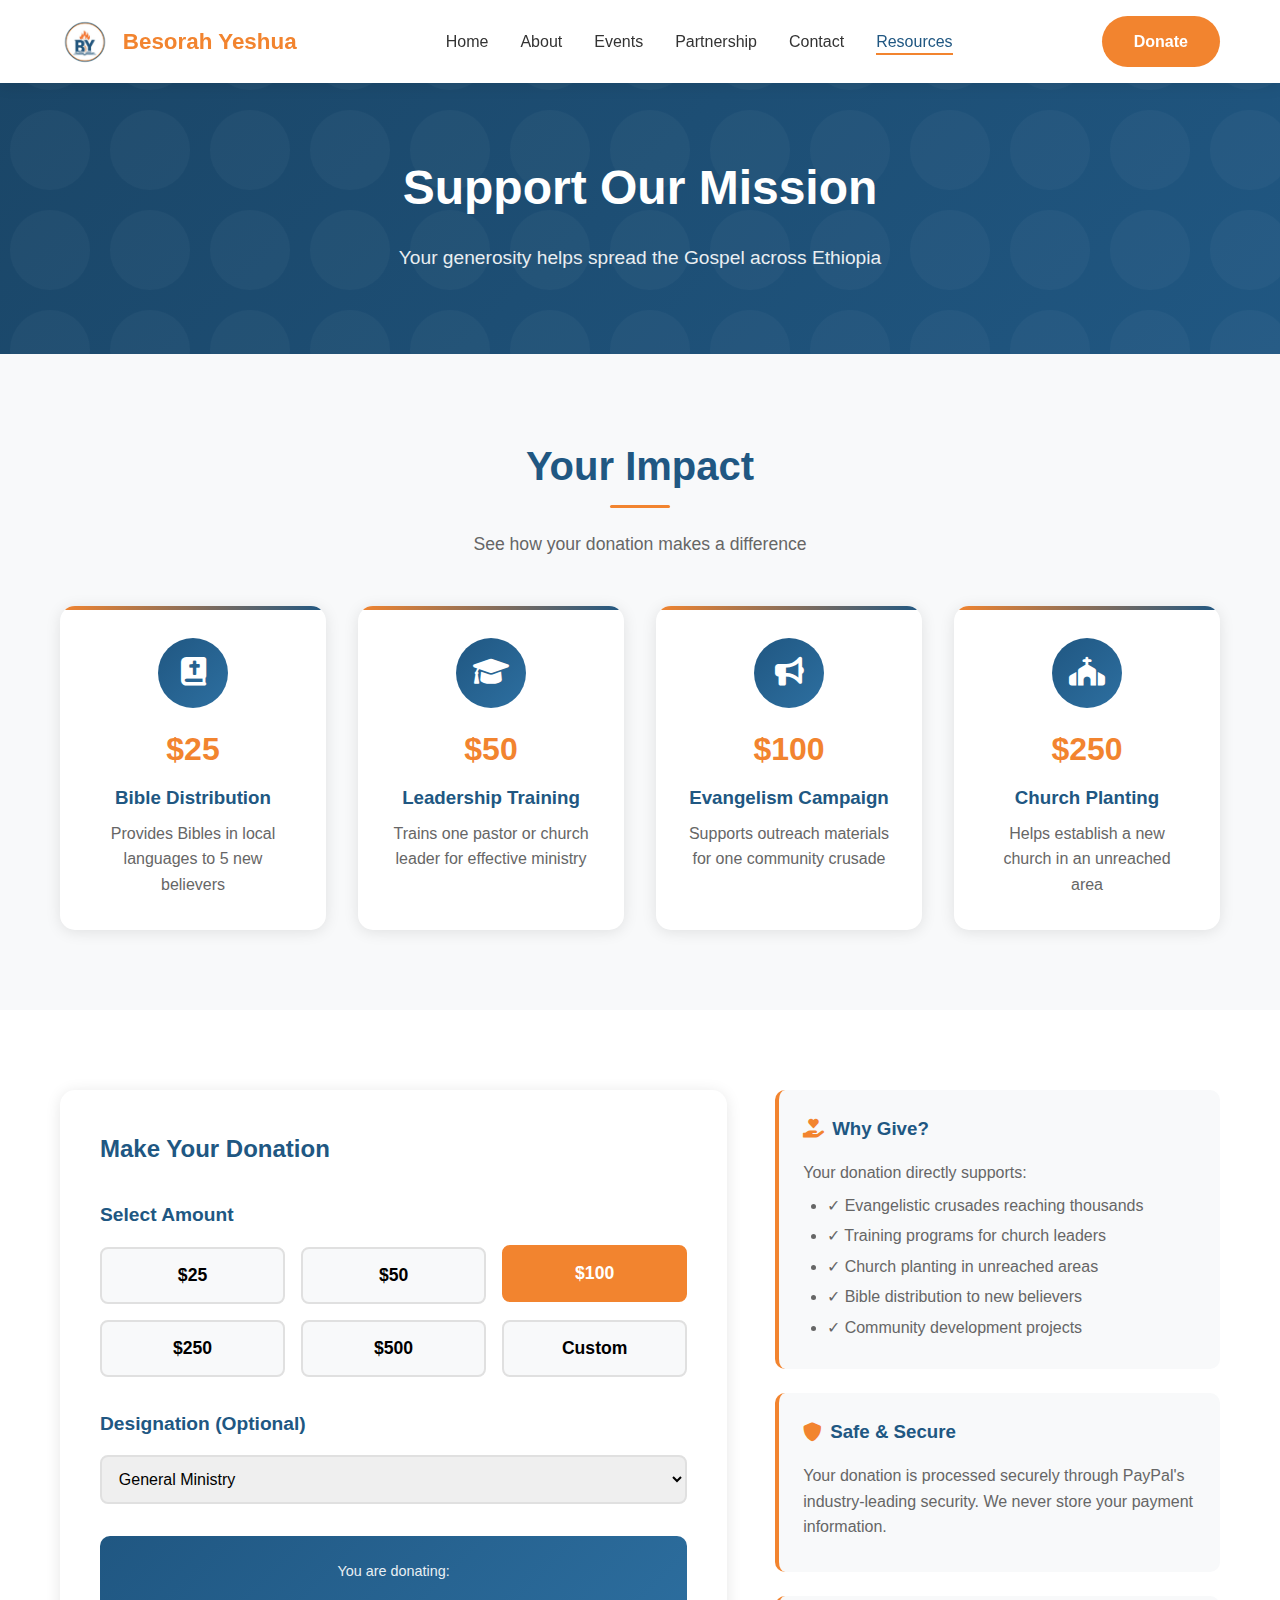
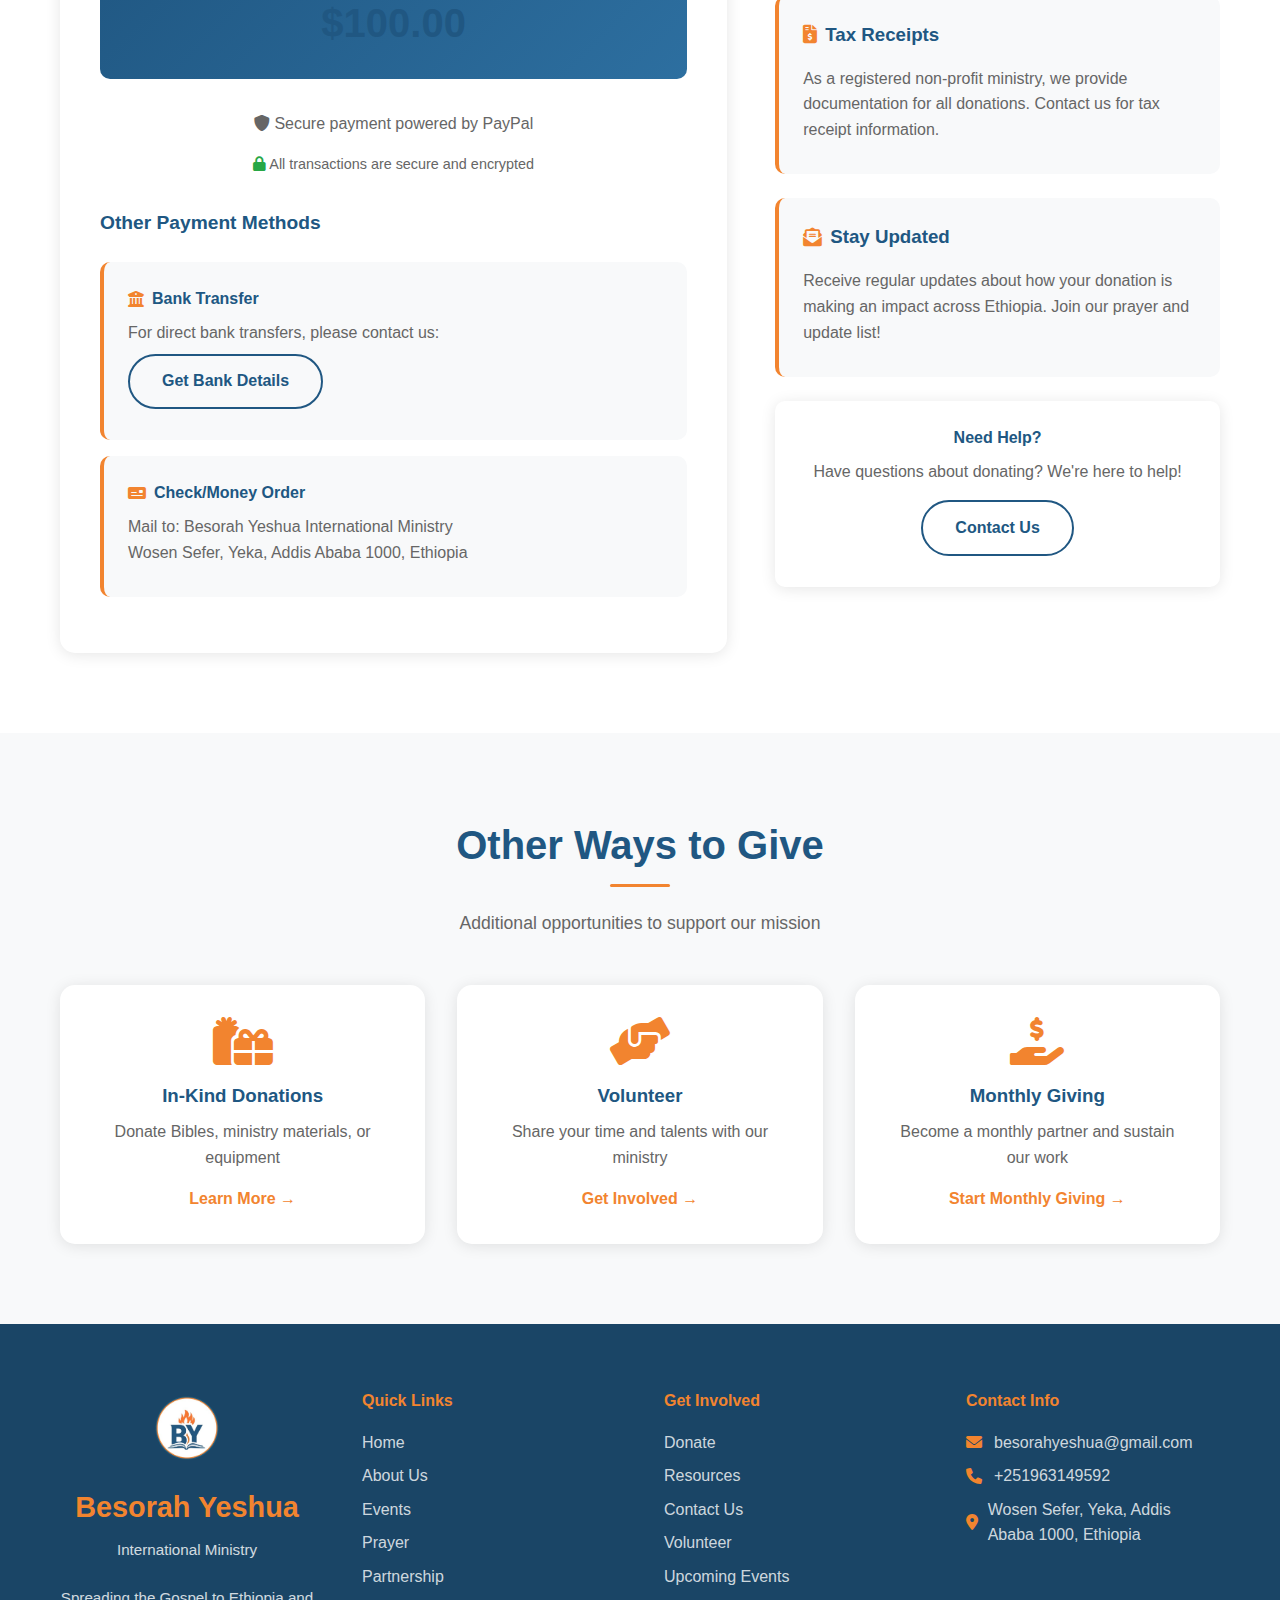
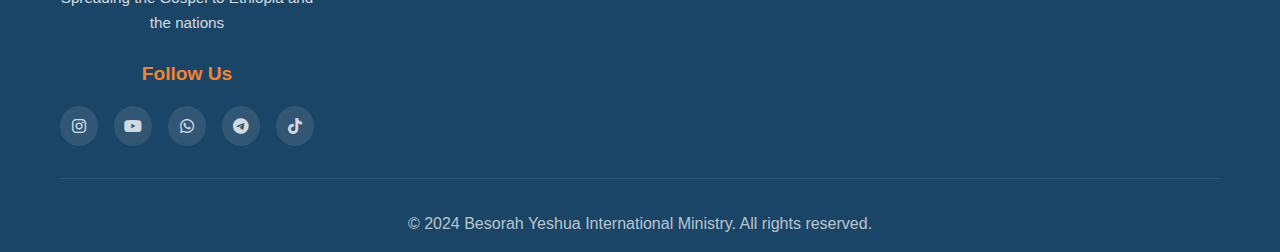
<file: donate.html>
<!DOCTYPE html>
<html lang="en">
<head>
    <meta charset="UTF-8">
    <meta name="viewport" content="width=device-width, initial-scale=1.0">
    <meta name="description" content="Support Besorah Yeshua International Ministry's mission to spread the Gospel across Ethiopia.">
    <title>Donate - Besorah Yeshua International Ministry</title>
    <link rel="stylesheet" href="styles/style.css">
    <link href="https://cdnjs.cloudflare.com/ajax/libs/font-awesome/6.0.0/css/all.min.css" rel="stylesheet">
    
    <link rel="icon" type="image/x-icon" href="images/favicon.ico">
    <link rel="apple-touch-icon" sizes="180x180" href="images/apple-touch-icon.png">
    <link rel="icon" type="image/png" sizes="32x32" href="images/favicon-32x32.png">
    <link rel="icon" type="image/png" sizes="16x16" href="images/favicon-16x16.png">
</head>
<body>
    <!-- Header -->
    <header>
        <nav class="navbar">
            <div class="nav-container">
                <div class="nav-logo">
                    <a href="index.html">
                        <img src="images/logo.png" alt="Besorah Yeshua International Ministry" class="logo">
                        <span class="logo-text">Besorah Yeshua</span>
                    </a>
                </div>
                <ul class="nav-menu">
                    <li class="nav-item">
                        <a href="index.html" class="nav-link">Home</a>
                    </li>
                    <li class="nav-item">
                        <a href="about.html" class="nav-link">About</a>
                    </li>
                    <li class="nav-item">
                        <a href="events.html" class="nav-link">Events</a>
                    </li>
                    <li class="nav-item">
                        <a href="partnership.html" class="nav-link">Partnership</a>
                    </li>
                    <li class="nav-item">
                        <a href="contact.html" class="nav-link">Contact</a>
                    </li>
                                        
                    <li class="nav-item">
                        <a href="resources.html" class="nav-link active">Resources</a>
                    </li>
                    
                </ul>
                <a href="donate.html" class="btn btn-donate active">Donate</a>
                <div class="hamburger" aria-label="Toggle navigation menu" aria-expanded="false">
                    <span class="bar"></span>
                    <span class="bar"></span>
                    <span class="bar"></span>
                </div>
            </div>
        </nav>
    </header>

    <!-- Page Header -->
    <section class="page-header">
        <div class="container">
            <h1>Support Our Mission</h1>
            <p>Your generosity helps spread the Gospel across Ethiopia</p>
        </div>
    </section>

    <!-- Impact Section -->
    <section class="donation-impact">
        <div class="container">
            <div class="section-header">
                <h2>Your Impact</h2>
                <p>See how your donation makes a difference</p>
            </div>
            <div class="impact-examples-grid">
                <div class="impact-example">
                    <div class="impact-icon">
                        <i class="fas fa-bible"></i>
                    </div>
                    <div class="impact-amount">$25</div>
                    <h3>Bible Distribution</h3>
                    <p>Provides Bibles in local languages to 5 new believers</p>
                </div>
                <div class="impact-example">
                    <div class="impact-icon">
                        <i class="fas fa-graduation-cap"></i>
                    </div>
                    <div class="impact-amount">$50</div>
                    <h3>Leadership Training</h3>
                    <p>Trains one pastor or church leader for effective ministry</p>
                </div>
                <div class="impact-example">
                    <div class="impact-icon">
                        <i class="fas fa-bullhorn"></i>
                    </div>
                    <div class="impact-amount">$100</div>
                    <h3>Evangelism Campaign</h3>
                    <p>Supports outreach materials for one community crusade</p>
                </div>
                <div class="impact-example">
                    <div class="impact-icon">
                        <i class="fas fa-church"></i>
                    </div>
                    <div class="impact-amount">$250</div>
                    <h3>Church Planting</h3>
                    <p>Helps establish a new church in an unreached area</p>
                </div>
            </div>
        </div>
    </section>

    <!-- Donation Form Section -->
    <section class="donation-form-section">
        <div class="container">
            <div class="donation-form-grid">
                <!-- Donation Options -->
                <div class="donation-options">
                    <h2>Make Your Donation</h2>
                    
                    <div class="giving-type">
                        <h3>Select Amount</h3>
                        <div class="amount-buttons">
                            <button class="amount-btn" data-amount="25" aria-pressed="false">$25</button>
                            <button class="amount-btn" data-amount="50" aria-pressed="false">$50</button>
                            <button class="amount-btn active" data-amount="100" aria-pressed="true">$100</button>
                            <button class="amount-btn" data-amount="250" aria-pressed="false">$250</button>
                            <button class="amount-btn" data-amount="500" aria-pressed="false">$500</button>
                            <button class="amount-btn" data-amount="custom" aria-pressed="false">Custom</button>
                        </div>
                        <div class="custom-amount-input" style="display: none;">
                            <label for="customAmount">Enter Amount ($)</label>
                            <input type="number" id="customAmount" min="1" placeholder="Enter amount" value="100">
                        </div>
                    </div>

                    <div class="designation">
                        <h3>Designation (Optional)</h3>
                        <select id="designation" aria-label="Choose donation designation">
                            <option value="general">General Ministry</option>
                            <option value="evangelism">Evangelism Campaigns</option>
                            <option value="training">Leadership Training</option>
                            <option value="church-planting">Church Planting</option>
                            <option value="bibles">Bible Distribution</option>
                        </select>
                    </div>

                    <!-- Selected Amount Display -->
                    <div class="selected-amount-display">
                        <p>You are donating:</p>
                        <h2 id="displayAmount">$100.00</h2>
                    </div>

                    <!-- PayPal Button Container -->
                    <div class="paypal-section">
                        <div class="paypal-info">
                            <p><i class="fas fa-shield-alt"></i> Secure payment powered by PayPal</p>
                        </div>
                        <div id="paypal-button-container"></div>
                        <p class="security-note">
                            <i class="fas fa-lock"></i> All transactions are secure and encrypted
                        </p>
                    </div>

                    <!-- Alternative Payment Methods -->
                    <div class="alternative-payment">
                        <h3>Other Payment Methods</h3>
                        <div class="payment-method-card">
                            <h4><i class="fas fa-university"></i> Bank Transfer</h4>
                            <p>For direct bank transfers, please contact us:</p>
                            <a href="contact.html" class="btn btn-outline">Get Bank Details</a>
                        </div>
                        <div class="payment-method-card">
                            <h4><i class="fas fa-money-check"></i> Check/Money Order</h4>
                            <p>Mail to: Besorah Yeshua International Ministry<br>
                            Wosen Sefer, Yeka, Addis Ababa 1000, Ethiopia</p>
                        </div>
                    </div>
                </div>

                <!-- Donation Info -->
                <div class="donation-info-box">
                    <div class="info-card">
                        <h3><i class="fas fa-hand-holding-heart"></i> Why Give?</h3>
                        <p>Your donation directly supports:</p>
                        <ul>
                            <li>✓ Evangelistic crusades reaching thousands</li>
                            <li>✓ Training programs for church leaders</li>
                            <li>✓ Church planting in unreached areas</li>
                            <li>✓ Bible distribution to new believers</li>
                            <li>✓ Community development projects</li>
                        </ul>
                    </div>

                    <div class="info-card">
                        <h3><i class="fas fa-shield-alt"></i> Safe & Secure</h3>
                        <p>Your donation is processed securely through PayPal's industry-leading security. We never store your payment information.</p>
                    </div>

                    <div class="info-card">
                        <h3><i class="fas fa-file-invoice-dollar"></i> Tax Receipts</h3>
                        <p>As a registered non-profit ministry, we provide documentation for all donations. Contact us for tax receipt information.</p>
                    </div>

                    <div class="info-card">
                        <h3><i class="fas fa-envelope-open-text"></i> Stay Updated</h3>
                        <p>Receive regular updates about how your donation is making an impact across Ethiopia. Join our prayer and update list!</p>
                    </div>

                    <div class="help-box">
                        <h4>Need Help?</h4>
                        <p>Have questions about donating? We're here to help!</p>
                        <a href="contact.html" class="btn btn-outline">Contact Us</a>
                    </div>
                </div>
            </div>
        </div>
    </section>

    <!-- Other Ways to Give -->
    <section class="other-ways">
        <div class="container">
            <div class="section-header">
                <h2>Other Ways to Give</h2>
                <p>Additional opportunities to support our mission</p>
            </div>
            <div class="ways-grid">
                <div class="way-card">
                    <i class="fas fa-gifts"></i>
                    <h3>In-Kind Donations</h3>
                    <p>Donate Bibles, ministry materials, or equipment</p>
                    <a href="contact.html">Learn More →</a>
                </div>
                <div class="way-card">
                    <i class="fas fa-hands-helping"></i>
                    <h3>Volunteer</h3>
                    <p>Share your time and talents with our ministry</p>
                    <a href="partnership.html">Get Involved →</a>
                </div>
                <div class="way-card">
                    <i class="fas fa-hand-holding-usd"></i>
                    <h3>Monthly Giving</h3>
                    <p>Become a monthly partner and sustain our work</p>
                    <a href="contact.html">Start Monthly Giving →</a>
                </div>
            </div>
        </div>
    </section>

    <!-- Footer -->
    <footer>
        <div class="container">
            <div class="footer-content">
<div class="footer-section">
    <img src="images/logo.png" alt="Besorah Yeshua International Ministry" class="footer-logo">
    <span class="footer-site-name">Besorah Yeshua</span>
    <p class="footer-tagline">International Ministry</p>
    <p class="footer-tagline">Spreading the Gospel to Ethiopia and the nations</p>
    <span class="follow-us">Follow Us</span>
    <div class="social-links">
        <a href="https://www.instagram.com/byministry_et" aria-label="Instagram" target="_blank" rel="noopener noreferrer">
            <i class="fab fa-instagram"></i>
        </a>
        <a href="https://youtube.com/@byministry_et" aria-label="YouTube" target="_blank" rel="noopener noreferrer">
            <i class="fab fa-youtube"></i>
        </a>
        <a href="https://chat.whatsapp.com/CzuJYpQ0SoM7IjGLnKSGlP" aria-label="WhatsApp Group" target="_blank" rel="noopener noreferrer">
            <i class="fab fa-whatsapp"></i>
        </a>
        <a href="https://t.me/byministry" aria-label="Telegram" target="_blank" rel="noopener noreferrer">
            <i class="fab fa-telegram"></i>
        </a>
        <a href="https://tiktok.com/@besorah.yeshua" aria-label="TikTok" target="_blank" rel="noopener noreferrer">
            <i class="fab fa-tiktok"></i>
        </a>
    </div>
</div>
                <div class="footer-section">
                    <h4>Quick Links</h4>
                    <ul>
                        <li><a href="index.html">Home</a></li>
                        <li><a href="about.html">About Us</a></li>
                        <li><a href="events.html">Events</a></li>
                                                <li><a href="prayer.html">Prayer</a></li>

                        <li><a href="partnership.html">Partnership</a></li>
                    </ul>
                </div>
                <div class="footer-section">
                    <h4>Get Involved</h4>
                    <ul>
                        <li><a href="donate.html">Donate</a></li>
                        
                                                <li><a href="resources.html">Resources</a></li>
                        
                        
                        <li><a href="contact.html">Contact Us</a></li>
                        <li><a href="partnership.html">Volunteer</a></li>
                        <li><a href="events.html">Upcoming Events</a></li>
                    </ul>
                </div>
                <div class="footer-section">
                    <h4>Contact Info</h4>
                    <ul class="contact-info">
                        <li><i class="fas fa-envelope"></i> besorahyeshua@gmail.com</li>
                        <li><i class="fas fa-phone"></i> +251963149592</li>
                        <li><i class="fas fa-map-marker-alt"></i> Wosen Sefer, Yeka, Addis Ababa 1000, Ethiopia</li>
                    </ul>
                </div>
            </div>
            <div class="footer-bottom">
              <p>© 2024 Besorah Yeshua International Ministry. All rights reserved.</p>
            </div>
        </div>
    </footer>

    <!-- PayPal SDK - SANDBOX MODE (Replace with production before going live) -->
    <script src="https://www.paypal.com/sdk/js?client-id=ATTWkwt_C05VlurMtNBHGVJl8EsufqW8lct4w04A7sYLsLqYBZX-B_HGXzT73hckaTIwvga-eyeWJDjA&currency=USD&intent=capture"></script>
    
    <script>
        // Global variables
        let selectedAmount = 100; // Default amount
        const displayAmount = document.getElementById('displayAmount');
        const customAmountInput = document.getElementById('customAmount');
        const customAmountDiv = document.querySelector('.custom-amount-input');

        // Amount button functionality
        document.querySelectorAll('.amount-btn').forEach(button => {
            button.addEventListener('click', function() {
                // Remove active class from all buttons
                document.querySelectorAll('.amount-btn').forEach(btn => {
                    btn.classList.remove('active');
                    btn.setAttribute('aria-pressed', 'false');
                });
                
                // Add active class to clicked button
                this.classList.add('active');
                this.setAttribute('aria-pressed', 'true');
                
                const amount = this.getAttribute('data-amount');
                
                if (amount === 'custom') {
                    customAmountDiv.style.display = 'block';
                    customAmountInput.focus();
                    selectedAmount = parseFloat(customAmountInput.value) || 100;
                } else {
                    customAmountDiv.style.display = 'none';
                    selectedAmount = parseFloat(amount);
                }
                
                updateDisplayAmount();
                renderPayPalButton();
            });
        });

        // Custom amount input
        if (customAmountInput) {
            customAmountInput.addEventListener('input', function() {
                const value = parseFloat(this.value);
                if (value && value > 0) {
                    selectedAmount = value;
                    updateDisplayAmount();
                    renderPayPalButton();
                }
            });
        }

        // Update display amount
        function updateDisplayAmount() {
            displayAmount.textContent = `$${selectedAmount.toFixed(2)}`;
        }

        // Clear existing PayPal button
        function clearPayPalButton() {
            const container = document.getElementById('paypal-button-container');
            container.innerHTML = '';
        }

        // Render PayPal Button
        function renderPayPalButton() {
            clearPayPalButton();
            
            paypal.Buttons({
                style: {
                    layout: 'vertical',
                    color: 'gold',
                    shape: 'rect',
                    label: 'donate',
                    height: 45
                },
                
                createOrder: function(data, actions) {
                    const designation = document.getElementById('designation').value;
                    const designationText = document.getElementById('designation').options[document.getElementById('designation').selectedIndex].text;
                    
                    return actions.order.create({
                        purchase_units: [{
                            amount: {
                                value: selectedAmount.toFixed(2),
                                currency_code: 'USD'
                            },
                            description: `Donation to Besorah Yeshua Ministry - ${designationText}`,
                            custom_id: designation
                        }]
                    });
                },
                
                onApprove: function(data, actions) {
                    return actions.order.capture().then(function(details) {
                        // Show success message
                        const payerName = details.payer.name.given_name;
                        const amount = details.purchase_units[0].amount.value;
                        
                        // Create success message
                        const successHTML = `
                            <div style="text-align: center; padding: 30px; background: #d4edda; border-radius: 10px; border: 2px solid #28a745;">
                                <i class="fas fa-check-circle" style="font-size: 50px; color: #28a745; margin-bottom: 20px;"></i>
                                <h2 style="color: #155724; margin-bottom: 15px;">Thank You, ${payerName}!</h2>
                                <p style="font-size: 1.2rem; color: #155724; margin-bottom: 10px;">
                                    Your donation of <strong>$${amount}</strong> has been received successfully.
                                </p>
                                <p style="color: #155724; margin-bottom: 20px;">
                                    Your generosity helps spread the Gospel across Ethiopia!
                                </p>
                                <p style="font-size: 0.9rem; color: #155724;">
                                    Transaction ID: ${details.id}
                                </p>
                                <div style="margin-top: 20px;">
                                    <a href="index.html" class="btn btn-primary" style="text-decoration: none; display: inline-block; margin: 10px;">Back to Home</a>
                                    <a href="about.html" class="btn btn-secondary" style="text-decoration: none; display: inline-block; margin: 10px;">Learn More</a>
                                </div>
                            </div>
                        `;
                        
                        // Replace PayPal button with success message
                        document.querySelector('.donation-options').innerHTML = successHTML;
                        
                        // Scroll to top
                        window.scrollTo({ top: 0, behavior: 'smooth' });
                        
                        console.log('Transaction completed by ' + payerName);
                        console.log('Transaction details:', details);
                    });
                },
                
                onError: function(err) {
                    console.error('PayPal Checkout Error:', err);
                    
                    // Show error message
                    const errorHTML = `
                        <div style="text-align: center; padding: 20px; background: #f8d7da; border-radius: 10px; border: 2px solid #dc3545;">
                            <i class="fas fa-exclamation-circle" style="font-size: 40px; color: #dc3545; margin-bottom: 15px;"></i>
                            <h3 style="color: #721c24;">Payment Error</h3>
                            <p style="color: #721c24;">
                                There was an error processing your donation. Please try again or contact us for assistance.
                            </p>
                            <button onclick="location.reload()" class="btn btn-primary" style="margin-top: 15px;">Try Again</button>
                        </div>
                    `;
                    
                    document.querySelector('.paypal-section').innerHTML = errorHTML;
                },
                
                onCancel: function(data) {
                    console.log('Transaction cancelled by user');
                    
                    // Show cancelled message
                    const cancelHTML = `
                        <div style="text-align: center; padding: 20px; background: #fff3cd; border-radius: 10px; border: 2px solid #ffc107; margin-top: 20px;">
                            <i class="fas fa-info-circle" style="font-size: 35px; color: #856404; margin-bottom: 10px;"></i>
                            <p style="color: #856404; margin-bottom: 15px;">
                                Your donation was cancelled. You can try again whenever you're ready.
                            </p>
                            <button onclick="location.reload()" class="btn btn-primary">Make Donation</button>
                        </div>
                    `;
                    
                    const existingCancel = document.querySelector('.cancel-message');
                    if (existingCancel) existingCancel.remove();
                    
                    const messageDiv = document.createElement('div');
                    messageDiv.className = 'cancel-message';
                    messageDiv.innerHTML = cancelHTML;
                    document.querySelector('.paypal-section').appendChild(messageDiv);
                }
            }).render('#paypal-button-container');
        }

        // Initial render
        document.addEventListener('DOMContentLoaded', function() {
            updateDisplayAmount();
            renderPayPalButton();
        });
    </script>
    
    <script src="scripts/main.js"></script>
</body>
</html>
</file>
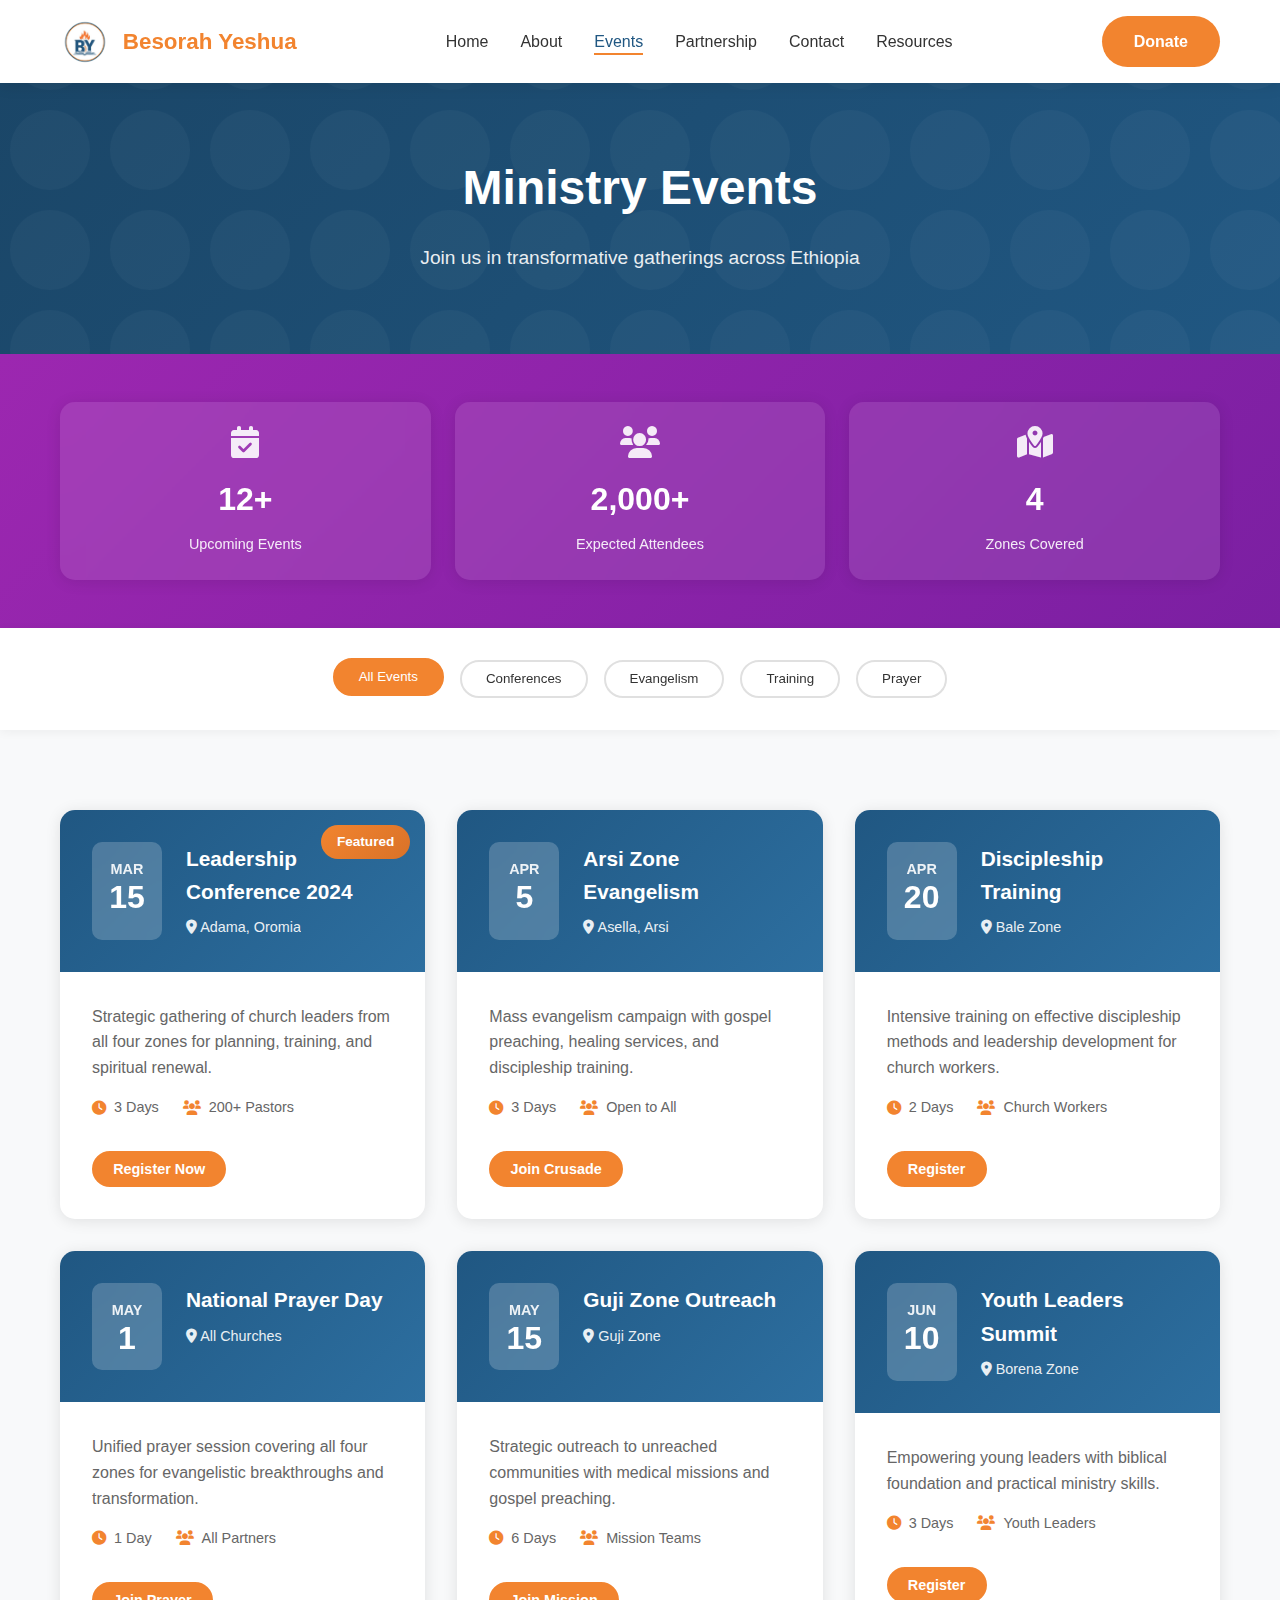
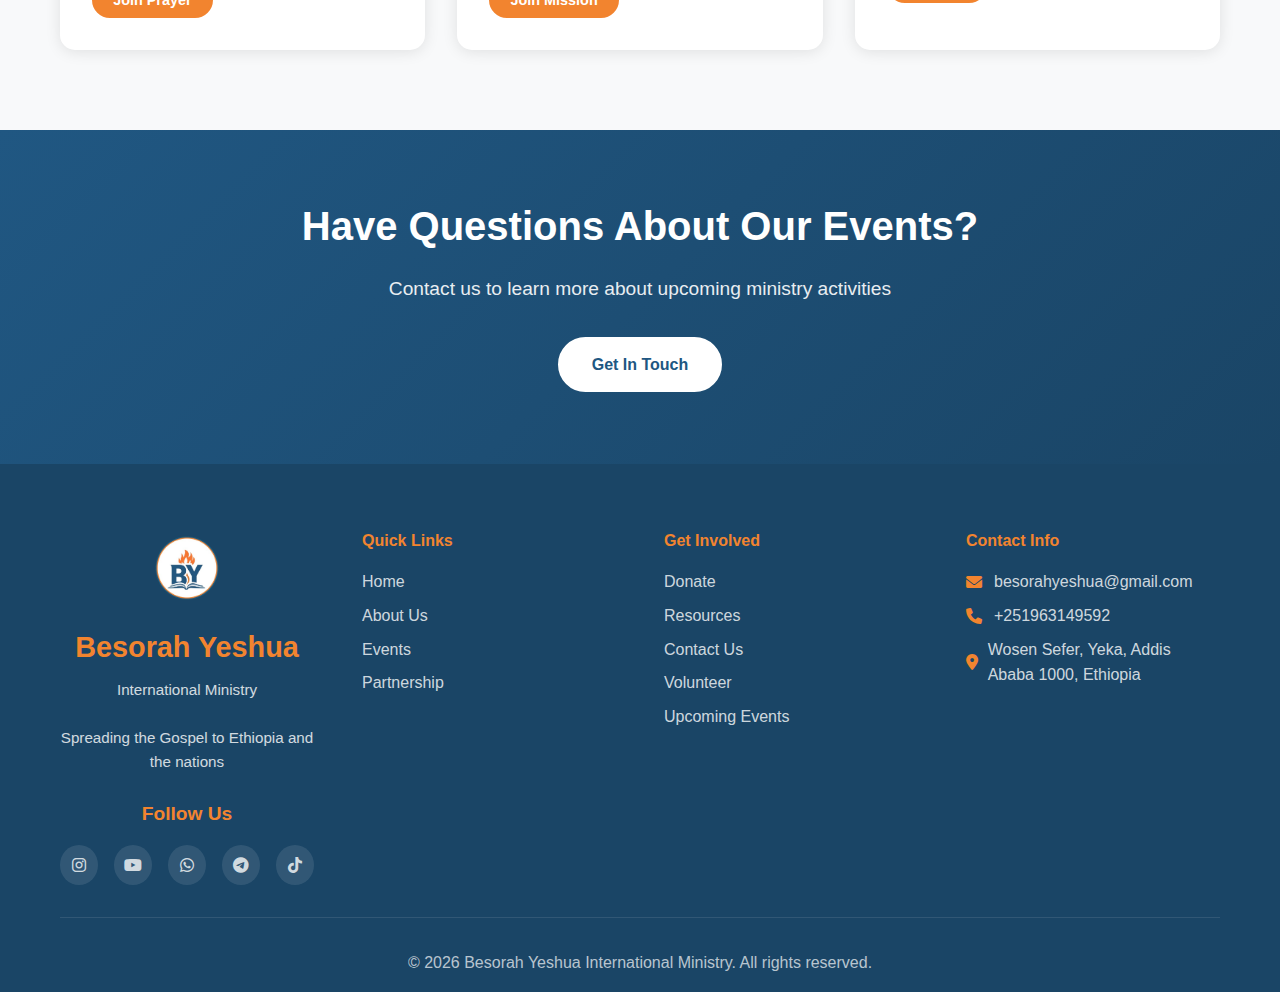
<file: events.html>
<!DOCTYPE html>
<html lang="en">
<head>
    <meta charset="UTF-8">
    <meta name="viewport" content="width=device-width, initial-scale=1.0">
    <meta name="description" content="Discover upcoming ministry events, conferences, and crusades across Ethiopia.">
    <title>Events - Besorah Yeshua International Ministry</title>
    <link rel="stylesheet" href="styles/style.css">
    <link href="https://cdnjs.cloudflare.com/ajax/libs/font-awesome/6.0.0/css/all.min.css" rel="stylesheet">
    
    <link rel="icon" type="image/x-icon" href="images/favicon.ico">
    <link rel="apple-touch-icon" sizes="180x180" href="images/apple-touch-icon.png">
    <link rel="icon" type="image/png" sizes="32x32" href="images/favicon-32x32.png">
    <link rel="icon" type="image/png" sizes="16x16" href="images/favicon-16x16.png">
    
    <style>
        /* Modal Styles */
        .modal-overlay {
            display: none;
            position: fixed;
            top: 0;
            left: 0;
            width: 100%;
            height: 100%;
            background-color: rgba(0, 0, 0, 0.7);
            z-index: 9999;
            animation: fadeIn 0.3s ease;
        }
        
        .modal-overlay.active {
            display: flex;
            justify-content: center;
            align-items: center;
            padding: 20px;
        }
        
        .modal-content {
            background: white;
            border-radius: 12px;
            max-width: 600px;
            width: 100%;
            max-height: 90vh;
            overflow-y: auto;
            position: relative;
            animation: slideUp 0.3s ease;
            box-shadow: 0 10px 40px rgba(0, 0, 0, 0.3);
        }
        
        .modal-header {
            background: linear-gradient(135deg, #1e3a8a 0%, #3b82f6 100%);
            color: white;
            padding: 25px 30px;
            border-radius: 12px 12px 0 0;
            position: relative;
        }
        
        .modal-header h2 {
            margin: 0;
            font-size: 1.8rem;
            font-weight: 700;
        }
        
        .modal-header p {
            margin: 8px 0 0 0;
            opacity: 0.95;
            font-size: 0.95rem;
        }
        
        .modal-close {
            position: absolute;
            top: 20px;
            right: 20px;
            background: rgba(255, 255, 255, 0.2);
            border: none;
            color: white;
            font-size: 1.5rem;
            width: 35px;
            height: 35px;
            border-radius: 50%;
            cursor: pointer;
            display: flex;
            align-items: center;
            justify-content: center;
            transition: all 0.3s ease;
        }
        
        .modal-close:hover {
            background: rgba(255, 255, 255, 0.3);
            transform: rotate(90deg);
        }
        
        .modal-body {
            padding: 30px;
        }
        
        .event-info-banner {
            background: #f0f9ff;
            border-left: 4px solid #3b82f6;
            padding: 15px 20px;
            border-radius: 8px;
            margin-bottom: 25px;
        }
        
        .event-info-banner h3 {
            margin: 0 0 8px 0;
            color: #1e3a8a;
            font-size: 1.2rem;
        }
        
        .event-info-banner p {
            margin: 0;
            color: #475569;
            font-size: 0.95rem;
        }
        
        .registration-form .form-group {
            margin-bottom: 20px;
        }
        
        .registration-form label {
            display: block;
            margin-bottom: 8px;
            font-weight: 600;
            color: #1e293b;
            font-size: 0.95rem;
        }
        
        .registration-form .required {
            color: #ef4444;
        }
        
        .registration-form input,
        .registration-form select,
        .registration-form textarea {
            width: 100%;
            padding: 12px 15px;
            border: 2px solid #e2e8f0;
            border-radius: 8px;
            font-size: 1rem;
            transition: all 0.3s ease;
            font-family: inherit;
        }
        
        .registration-form input:focus,
        .registration-form select:focus,
        .registration-form textarea:focus {
            outline: none;
            border-color: #3b82f6;
            box-shadow: 0 0 0 3px rgba(59, 130, 246, 0.1);
        }
        
        .registration-form textarea {
            resize: vertical;
            min-height: 100px;
        }
        
        .form-row {
            display: grid;
            grid-template-columns: 1fr 1fr;
            gap: 15px;
        }
        
        .modal-footer {
            padding: 20px 30px 30px;
            display: flex;
            gap: 15px;
        }
        
        .modal-footer button {
            flex: 1;
            padding: 14px 24px;
            border: none;
            border-radius: 8px;
            font-size: 1rem;
            font-weight: 600;
            cursor: pointer;
            transition: all 0.3s ease;
        }
        
        .btn-register {
            background: linear-gradient(135deg, #1e3a8a 0%, #3b82f6 100%);
            color: white;
        }
        
        .btn-register:hover {
            transform: translateY(-2px);
            box-shadow: 0 5px 15px rgba(59, 130, 246, 0.4);
        }
        
        .btn-cancel {
            background: #f1f5f9;
            color: #475569;
        }
        
        .btn-cancel:hover {
            background: #e2e8f0;
        }
        
        .success-message {
            background: #ecfdf5;
            border: 2px solid #10b981;
            border-radius: 8px;
            padding: 20px;
            text-align: center;
            display: none;
        }
        
        .success-message.active {
            display: block;
            animation: slideUp 0.3s ease;
        }
        
        .success-message i {
            font-size: 3rem;
            color: #10b981;
            margin-bottom: 15px;
        }
        
        .success-message h3 {
            color: #065f46;
            margin: 0 0 10px 0;
        }
        
        .success-message p {
            color: #047857;
            margin: 0;
        }
        
        @keyframes fadeIn {
            from { opacity: 0; }
            to { opacity: 1; }
        }
        
        @keyframes slideUp {
            from {
                opacity: 0;
                transform: translateY(30px);
            }
            to {
                opacity: 1;
                transform: translateY(0);
            }
        }
        
        @media (max-width: 768px) {
            .modal-content {
                margin: 10px;
                max-height: 95vh;
            }
            
            .modal-header {
                padding: 20px;
            }
            
            .modal-header h2 {
                font-size: 1.4rem;
            }
            
            .modal-body {
                padding: 20px;
            }
            
            .form-row {
                grid-template-columns: 1fr;
            }
        }
    </style>
</head>
<body>
    <!-- Header -->
    <header>
        <nav class="navbar">
            <div class="nav-container">
                <div class="nav-logo">
                    <a href="index.html">
                        <img src="images/logo.png" alt="Besorah Yeshua International Ministry" class="logo">
                        <span class="logo-text">Besorah Yeshua</span>
                    </a>
                </div>                
                <ul class="nav-menu">
                    <li class="nav-item">
                        <a href="index.html" class="nav-link">Home</a>
                    </li>
                    <li class="nav-item">
                        <a href="about.html" class="nav-link">About</a>
                    </li>
                    <li class="nav-item">
                        <a href="events.html" class="nav-link active">Events</a>
                    </li>
                    <li class="nav-item">
                        <a href="partnership.html" class="nav-link">Partnership</a>
                    </li>
                    <li class="nav-item">
                        <a href="contact.html" class="nav-link">Contact</a>
                    </li>
                                        
                    <li class="nav-item">
                        <a href="resources.html" class="nav-link active">Resources</a>
                    </li>
                </ul>
                <a href="donate.html" class="btn btn-donate">Donate</a>
                <div class="hamburger">
                    <span class="bar"></span>
                    <span class="bar"></span>
                    <span class="bar"></span>
                </div>
            </div>
        </nav>
    </header>

    <!-- Page Header -->
    <section class="page-header">
        <div class="container">
            <h1>Ministry Events</h1>
            <p>Join us in transformative gatherings across Ethiopia</p>
        </div>
    </section>

    <!-- Event Stats -->
    <section class="event-stats">
        <div class="container">
            <div class="stats-grid-compact">
                <div class="stat-compact">
                    <i class="fas fa-calendar-check"></i>
                    <span class="number">12+</span>
                    <span class="label">Upcoming Events</span>
                </div>
                <div class="stat-compact">
                    <i class="fas fa-users"></i>
                    <span class="number">2,000+</span>
                    <span class="label">Expected Attendees</span>
                </div>
                <div class="stat-compact">
                    <i class="fas fa-map-marked-alt"></i>
                    <span class="number">4</span>
                    <span class="label">Zones Covered</span>
                </div>
            </div>
        </div>
    </section>

    <!-- Event Filters -->
    <section class="event-filters">
        <div class="container">
            <button class="filter-btn active" data-filter="all">All Events</button>
            <button class="filter-btn" data-filter="conference">Conferences</button>
            <button class="filter-btn" data-filter="crusade">Evangelism</button>
            <button class="filter-btn" data-filter="training">Training</button>
            <button class="filter-btn" data-filter="prayer">Prayer</button>
        </div>
    </section>

    <!-- Events Grid -->
    <section class="events-section">
        <div class="container">
            <div class="events-grid">
                <!-- Event Card 1 -->
                <div class="event-card" data-category="conference">
                    <div class="event-badge featured">Featured</div>
                    <div class="event-header">
                        <div class="event-date-box">
                            <span class="month">MAR</span>
                            <span class="day">15</span>
                        </div>
                        <div class="event-meta">
                            <h3>Leadership Conference 2024</h3>
                            <p class="event-location"><i class="fas fa-map-marker-alt"></i> Adama, Oromia</p>
                        </div>
                    </div>
                    <div class="event-body">
                        <p>Strategic gathering of church leaders from all four zones for planning, training, and spiritual renewal.</p>
                        <div class="event-details">
                            <span><i class="fas fa-clock"></i> 3 Days</span>
                            <span><i class="fas fa-users"></i> 200+ Pastors</span>
                        </div>
                    </div>
                    <div class="event-footer">
                        <button class="btn btn-primary btn-sm register-btn" 
                                data-event="Leadership Conference 2024"
                                data-date="March 15"
                                data-location="Adama, Oromia"
                                data-event-id="leadership">
                            Register Now
                        </button>
                    </div>
                </div>

                <!-- Event Card 2 -->
                <div class="event-card" data-category="crusade">
                    <div class="event-header">
                        <div class="event-date-box">
                            <span class="month">APR</span>
                            <span class="day">5</span>
                        </div>
                        <div class="event-meta">
                            <h3>Arsi Zone Evangelism</h3>
                            <p class="event-location"><i class="fas fa-map-marker-alt"></i> Asella, Arsi</p>
                        </div>
                    </div>
                    <div class="event-body">
                        <p>Mass evangelism campaign with gospel preaching, healing services, and discipleship training.</p>
                        <div class="event-details">
                            <span><i class="fas fa-clock"></i> 3 Days</span>
                            <span><i class="fas fa-users"></i> Open to All</span>
                        </div>
                    </div>
                    <div class="event-footer">
                        <button class="btn btn-primary btn-sm register-btn"
                                data-event="Arsi Zone Evangelism"
                                data-date="April 5"
                                data-location="Asella, Arsi"
                                data-event-id="arsi-crusade">
                            Join Crusade
                        </button>
                    </div>
                </div>

                <!-- Event Card 3 -->
                <div class="event-card" data-category="training">
                    <div class="event-header">
                        <div class="event-date-box">
                            <span class="month">APR</span>
                            <span class="day">20</span>
                        </div>
                        <div class="event-meta">
                            <h3>Discipleship Training</h3>
                            <p class="event-location"><i class="fas fa-map-marker-alt"></i> Bale Zone</p>
                        </div>
                    </div>
                    <div class="event-body">
                        <p>Intensive training on effective discipleship methods and leadership development for church workers.</p>
                        <div class="event-details">
                            <span><i class="fas fa-clock"></i> 2 Days</span>
                            <span><i class="fas fa-users"></i> Church Workers</span>
                        </div>
                    </div>
                    <div class="event-footer">
                        <button class="btn btn-primary btn-sm register-btn"
                                data-event="Discipleship Training"
                                data-date="April 20"
                                data-location="Bale Zone"
                                data-event-id="training">
                            Register
                        </button>
                    </div>
                </div>

                <!-- Event Card 4 -->
                <div class="event-card" data-category="prayer">
                    <div class="event-header">
                        <div class="event-date-box">
                            <span class="month">MAY</span>
                            <span class="day">1</span>
                        </div>
                        <div class="event-meta">
                            <h3>National Prayer Day</h3>
                            <p class="event-location"><i class="fas fa-map-marker-alt"></i> All Churches</p>
                        </div>
                    </div>
                    <div class="event-body">
                        <p>Unified prayer session covering all four zones for evangelistic breakthroughs and transformation.</p>
                        <div class="event-details">
                            <span><i class="fas fa-clock"></i> 1 Day</span>
                            <span><i class="fas fa-users"></i> All Partners</span>
                        </div>
                    </div>
                    <div class="event-footer">
                        <button class="btn btn-primary btn-sm register-btn"
                                data-event="National Prayer Day"
                                data-date="May 1"
                                data-location="All Churches"
                                data-event-id="prayer">
                            Join Prayer
                        </button>
                    </div>
                </div>

                <!-- Event Card 5 -->
                <div class="event-card" data-category="crusade">
                    <div class="event-header">
                        <div class="event-date-box">
                            <span class="month">MAY</span>
                            <span class="day">15</span>
                        </div>
                        <div class="event-meta">
                            <h3>Guji Zone Outreach</h3>
                            <p class="event-location"><i class="fas fa-map-marker-alt"></i> Guji Zone</p>
                        </div>
                    </div>
                    <div class="event-body">
                        <p>Strategic outreach to unreached communities with medical missions and gospel preaching.</p>
                        <div class="event-details">
                            <span><i class="fas fa-clock"></i> 6 Days</span>
                            <span><i class="fas fa-users"></i> Mission Teams</span>
                        </div>
                    </div>
                    <div class="event-footer">
                        <button class="btn btn-primary btn-sm register-btn"
                                data-event="Guji Zone Outreach"
                                data-date="May 15"
                                data-location="Guji Zone"
                                data-event-id="guji-outreach">
                            Join Mission
                        </button>
                    </div>
                </div>

                <!-- Event Card 6 -->
                <div class="event-card" data-category="training">
                    <div class="event-header">
                        <div class="event-date-box">
                            <span class="month">JUN</span>
                            <span class="day">10</span>
                        </div>
                        <div class="event-meta">
                            <h3>Youth Leaders Summit</h3>
                            <p class="event-location"><i class="fas fa-map-marker-alt"></i> Borena Zone</p>
                        </div>
                    </div>
                    <div class="event-body">
                        <p>Empowering young leaders with biblical foundation and practical ministry skills.</p>
                        <div class="event-details">
                            <span><i class="fas fa-clock"></i> 3 Days</span>
                            <span><i class="fas fa-users"></i> Youth Leaders</span>
                        </div>
                    </div>
                    <div class="event-footer">
                        <button class="btn btn-primary btn-sm register-btn"
                                data-event="Youth Leaders Summit"
                                data-date="June 10"
                                data-location="Borena Zone"
                                data-event-id="youth-summit">
                            Register
                        </button>
                    </div>
                </div>
            </div>
        </div>
    </section>

    <!-- Registration Modal -->
    <div class="modal-overlay" id="registrationModal">
        <div class="modal-content">
            <div class="modal-header">
                <h2>Event Registration</h2>
                <p>Please fill out the form below to register</p>
                <button class="modal-close" id="closeModal">
                    <i class="fas fa-times"></i>
                </button>
            </div>
            
            <div class="modal-body">
                <!-- Event Info Banner -->
                <div class="event-info-banner">
                    <h3 id="modalEventName"></h3>
                    <p>
                        <i class="fas fa-calendar"></i> <span id="modalEventDate"></span> &nbsp;&nbsp;
                        <i class="fas fa-map-marker-alt"></i> <span id="modalEventLocation"></span>
                    </p>
                </div>

                <!-- Success Message (hidden by default) -->
                <div class="success-message" id="successMessage">
                    <i class="fas fa-check-circle"></i>
                    <h3>Registration Successful!</h3>
                    <p>Thank you for registering. We'll send you a confirmation email shortly.</p>
                </div>

                <!-- Registration Form -->
                <form name="event-registration" 
                      method="POST" 
                      data-netlify="true" 
                      data-netlify-honeypot="bot-field"
                      class="registration-form" 
                      id="registrationForm">
                    
                    <input type="hidden" name="form-name" value="event-registration">
                    <input type="hidden" name="event-name" id="hiddenEventName">
                    <input type="hidden" name="event-date" id="hiddenEventDate">
                    <input type="hidden" name="event-location" id="hiddenEventLocation">
                    
                    <p class="hidden-field">
                        <label>Don't fill this out: <input name="bot-field" tabindex="-1" autocomplete="off" /></label>
                    </p>

                    <div class="form-row">
                        <div class="form-group">
                            <label for="regName">Full Name <span class="required">*</span></label>
                            <input type="text" id="regName" name="name" required placeholder="Enter your full name">
                        </div>
                        <div class="form-group">
                            <label for="regEmail">Email Address <span class="required">*</span></label>
                            <input type="email" id="regEmail" name="email" required placeholder="your.email@example.com">
                        </div>
                    </div>

                    <div class="form-row">
                        <div class="form-group">
                            <label for="regPhone">Phone Number <span class="required">*</span></label>
                            <input type="tel" id="regPhone" name="phone" required placeholder="+251 XXX XXX XXX">
                        </div>
                        <div class="form-group">
                            <label for="regChurch">Church/Organization</label>
                            <input type="text" id="regChurch" name="church" placeholder="Your church name">
                        </div>
                    </div>

                    <div class="form-group">
                        <label for="regMessage">Additional Information</label>
                        <textarea id="regMessage" name="message" placeholder="Any special requirements or questions?"></textarea>
                    </div>

                    <div class="modal-footer">
                        <button type="button" class="btn-cancel" id="cancelBtn">Cancel</button>
                        <button type="submit" class="btn-register">
                            <i class="fas fa-check"></i> Complete Registration
                        </button>
                    </div>
                </form>
            </div>
        </div>
    </div>

    <!-- CTA Section -->
    <section class="cta-section cta-full">
        <div class="container">
            <h2>Have Questions About Our Events?</h2>
            <p>Contact us to learn more about upcoming ministry activities</p>
            <a href="contact.html" class="btn btn-light">Get In Touch</a>
        </div>
    </section>

    <!-- Footer -->
    <footer>
        <div class="container">
            <div class="footer-content">
<div class="footer-section">
    <img src="images/logo.png" alt="Besorah Yeshua International Ministry" class="footer-logo">
    <span class="footer-site-name">Besorah Yeshua</span>
    <p class="footer-tagline">International Ministry</p>
    <p class="footer-tagline">Spreading the Gospel to Ethiopia and the nations</p>
    <span class="follow-us">Follow Us</span>
    <div class="social-links">
        <a href="https://www.instagram.com/byministry_et" aria-label="Instagram" target="_blank" rel="noopener noreferrer">
            <i class="fab fa-instagram"></i>
        </a>
        <a href="https://youtube.com/@byministry_et" aria-label="YouTube" target="_blank" rel="noopener noreferrer">
            <i class="fab fa-youtube"></i>
        </a>
        <a href="https://chat.whatsapp.com/CzuJYpQ0SoM7IjGLnKSGlP" aria-label="WhatsApp Group" target="_blank" rel="noopener noreferrer">
            <i class="fab fa-whatsapp"></i>
        </a>
        <a href="https://t.me/byministry" aria-label="Telegram" target="_blank" rel="noopener noreferrer">
            <i class="fab fa-telegram"></i>
        </a>
        <a href="https://tiktok.com/@besorah.yeshua" aria-label="TikTok" target="_blank" rel="noopener noreferrer">
            <i class="fab fa-tiktok"></i>
        </a>
    </div>
</div>
                <div class="footer-section">
                    <h4>Quick Links</h4>
                    <ul>
                        <li><a href="index.html">Home</a></li>
                        <li><a href="about.html">About Us</a></li>
                        <li><a href="events.html">Events</a></li>
                        <li><a href="partnership.html">Partnership</a></li>
                    </ul>
                </div>
                <div class="footer-section">
                    <h4>Get Involved</h4>
                    <ul>
                        <li><a href="donate.html">Donate</a></li>
                        
                                                <li><a href="resources.html">Resources</a></li>
                        
                        <li><a href="contact.html">Contact Us</a></li>
                        <li><a href="partnership.html">Volunteer</a></li>
                        <li><a href="events.html">Upcoming Events</a></li>
                    </ul>
                </div>
                <div class="footer-section">
                    <h4>Contact Info</h4>
                    <ul class="contact-info">
                        <li><i class="fas fa-envelope"></i> besorahyeshua@gmail.com</li>
                        <li><i class="fas fa-phone"></i> +251963149592</li>
                        <li><i class="fas fa-map-marker-alt"></i> Wosen Sefer, Yeka, Addis Ababa 1000, Ethiopia</li>
                    </ul>
                </div>                
            </div>
            <div class="footer-bottom">
               <p>© 2024 Besorah Yeshua International Ministry. All rights reserved.</p>
            </div>
        </div>
    </footer>

    <script src="scripts/main.js"></script>
    <script>
        // Modal and Registration Functionality
        document.addEventListener('DOMContentLoaded', function() {
            const modal = document.getElementById('registrationModal');
            const closeBtn = document.getElementById('closeModal');
            const cancelBtn = document.getElementById('cancelBtn');
            const registerBtns = document.querySelectorAll('.register-btn');
            const registrationForm = document.getElementById('registrationForm');
            const successMessage = document.getElementById('successMessage');
            
            // Open modal with event details
            registerBtns.forEach(btn => {
                btn.addEventListener('click', function() {
                    const eventName = this.getAttribute('data-event');
                    const eventDate = this.getAttribute('data-date');
                    const eventLocation = this.getAttribute('data-location');
                    
                    // Set modal content
                    document.getElementById('modalEventName').textContent = eventName;
                    document.getElementById('modalEventDate').textContent = eventDate;
                    document.getElementById('modalEventLocation').textContent = eventLocation;
                    
                    // Set hidden form fields
                    document.getElementById('hiddenEventName').value = eventName;
                    document.getElementById('hiddenEventDate').value = eventDate;
                    document.getElementById('hiddenEventLocation').value = eventLocation;
                    
                    // Show modal
                    modal.classList.add('active');
                    document.body.style.overflow = 'hidden';
                });
            });
            
            // Close modal function
            function closeModal() {
                modal.classList.remove('active');
                document.body.style.overflow = 'auto';
                registrationForm.reset();
                successMessage.classList.remove('active');
                registrationForm.style.display = 'block';
            }
            
            // Close modal events
            closeBtn.addEventListener('click', closeModal);
            cancelBtn.addEventListener('click', closeModal);
            
            // Close on overlay click
            modal.addEventListener('click', function(e) {
                if (e.target === modal) {
                    closeModal();
                }
            });
            
            // Close on Escape key
            document.addEventListener('keydown', function(e) {
                if (e.key === 'Escape' && modal.classList.contains('active')) {
                    closeModal();
                }
            });
            
            // Form submission - Store event details for thank you page
            registrationForm.addEventListener('submit', function(e) {
                const eventName = document.getElementById('hiddenEventName').value;
                const eventDate = document.getElementById('hiddenEventDate').value;
                const eventLocation = document.getElementById('hiddenEventLocation').value;
                
                // Store in sessionStorage for thank you page
                sessionStorage.setItem('eventName', eventName);
                sessionStorage.setItem('eventDate', eventDate);
                sessionStorage.setItem('eventLocation', eventLocation);
                
                // Netlify will redirect to thank-you.html?form=event
            });
        });
    </script>
</body>
</html>
</file>
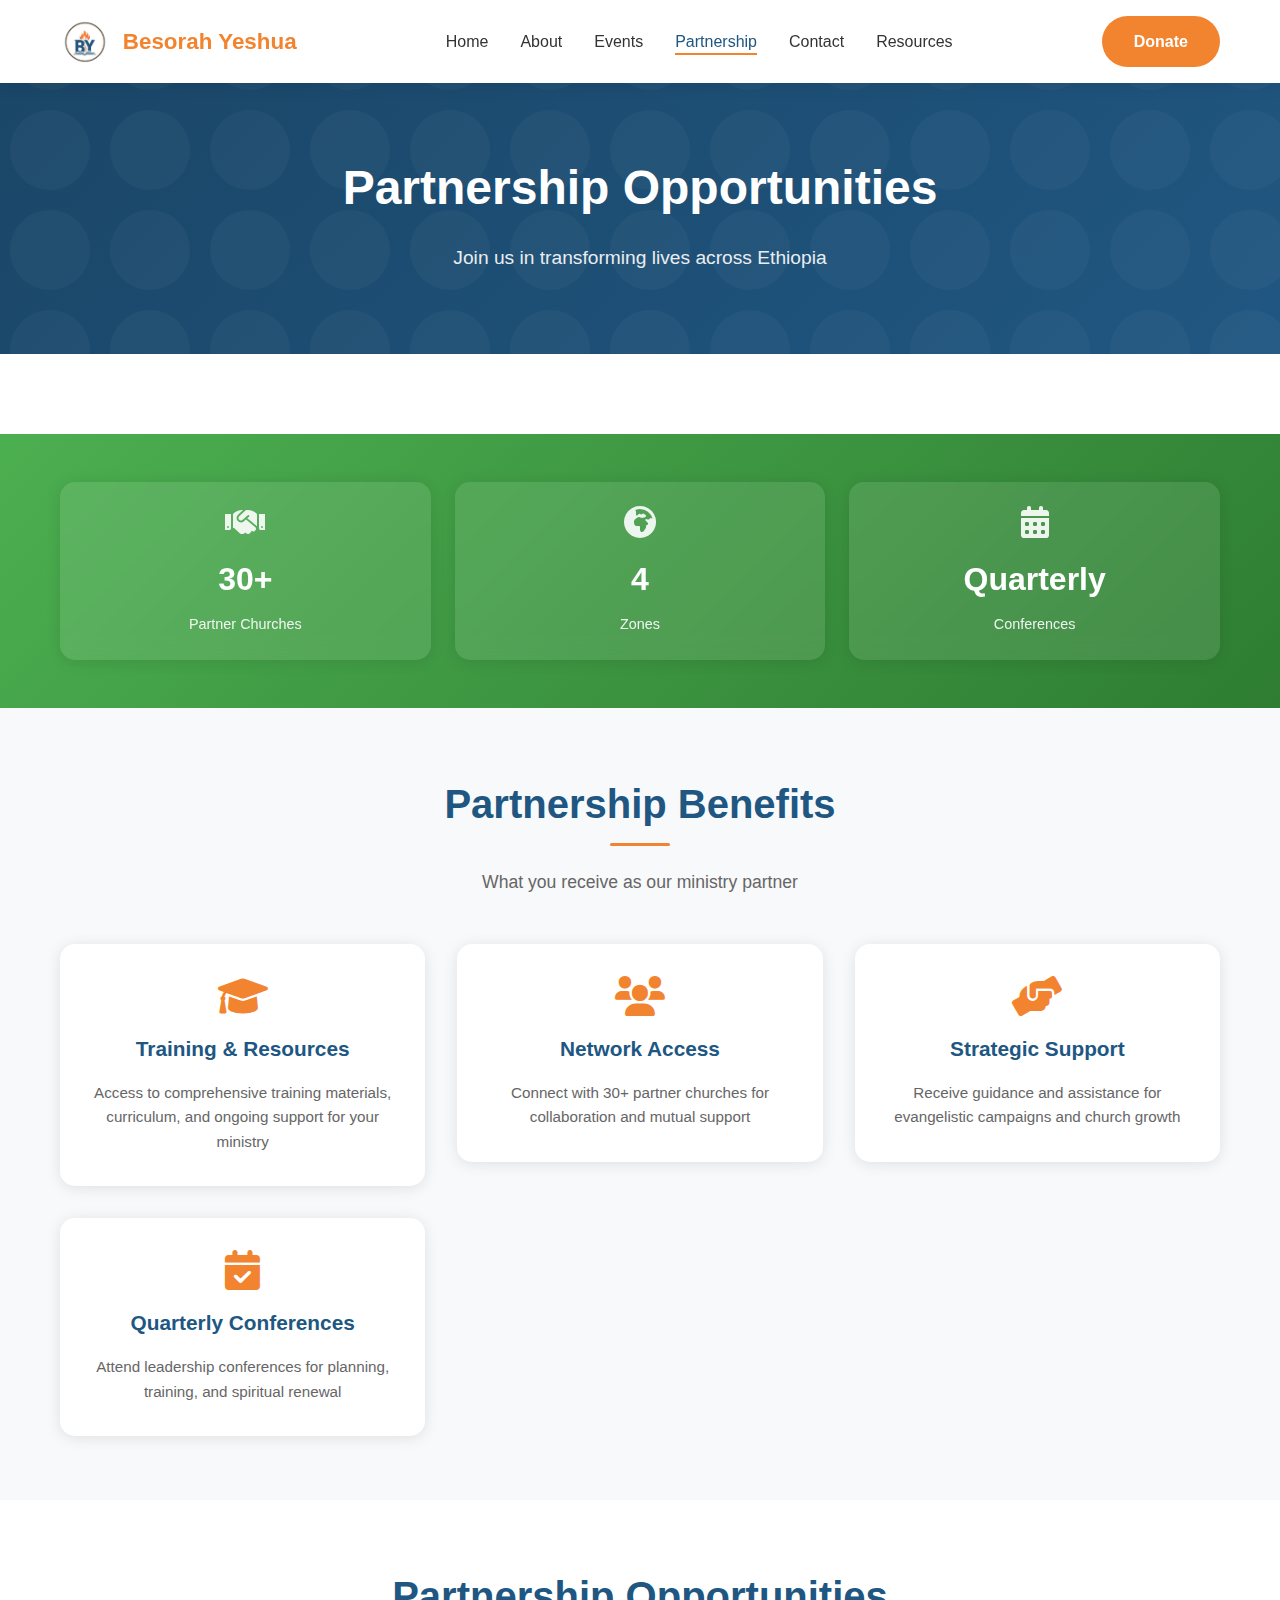
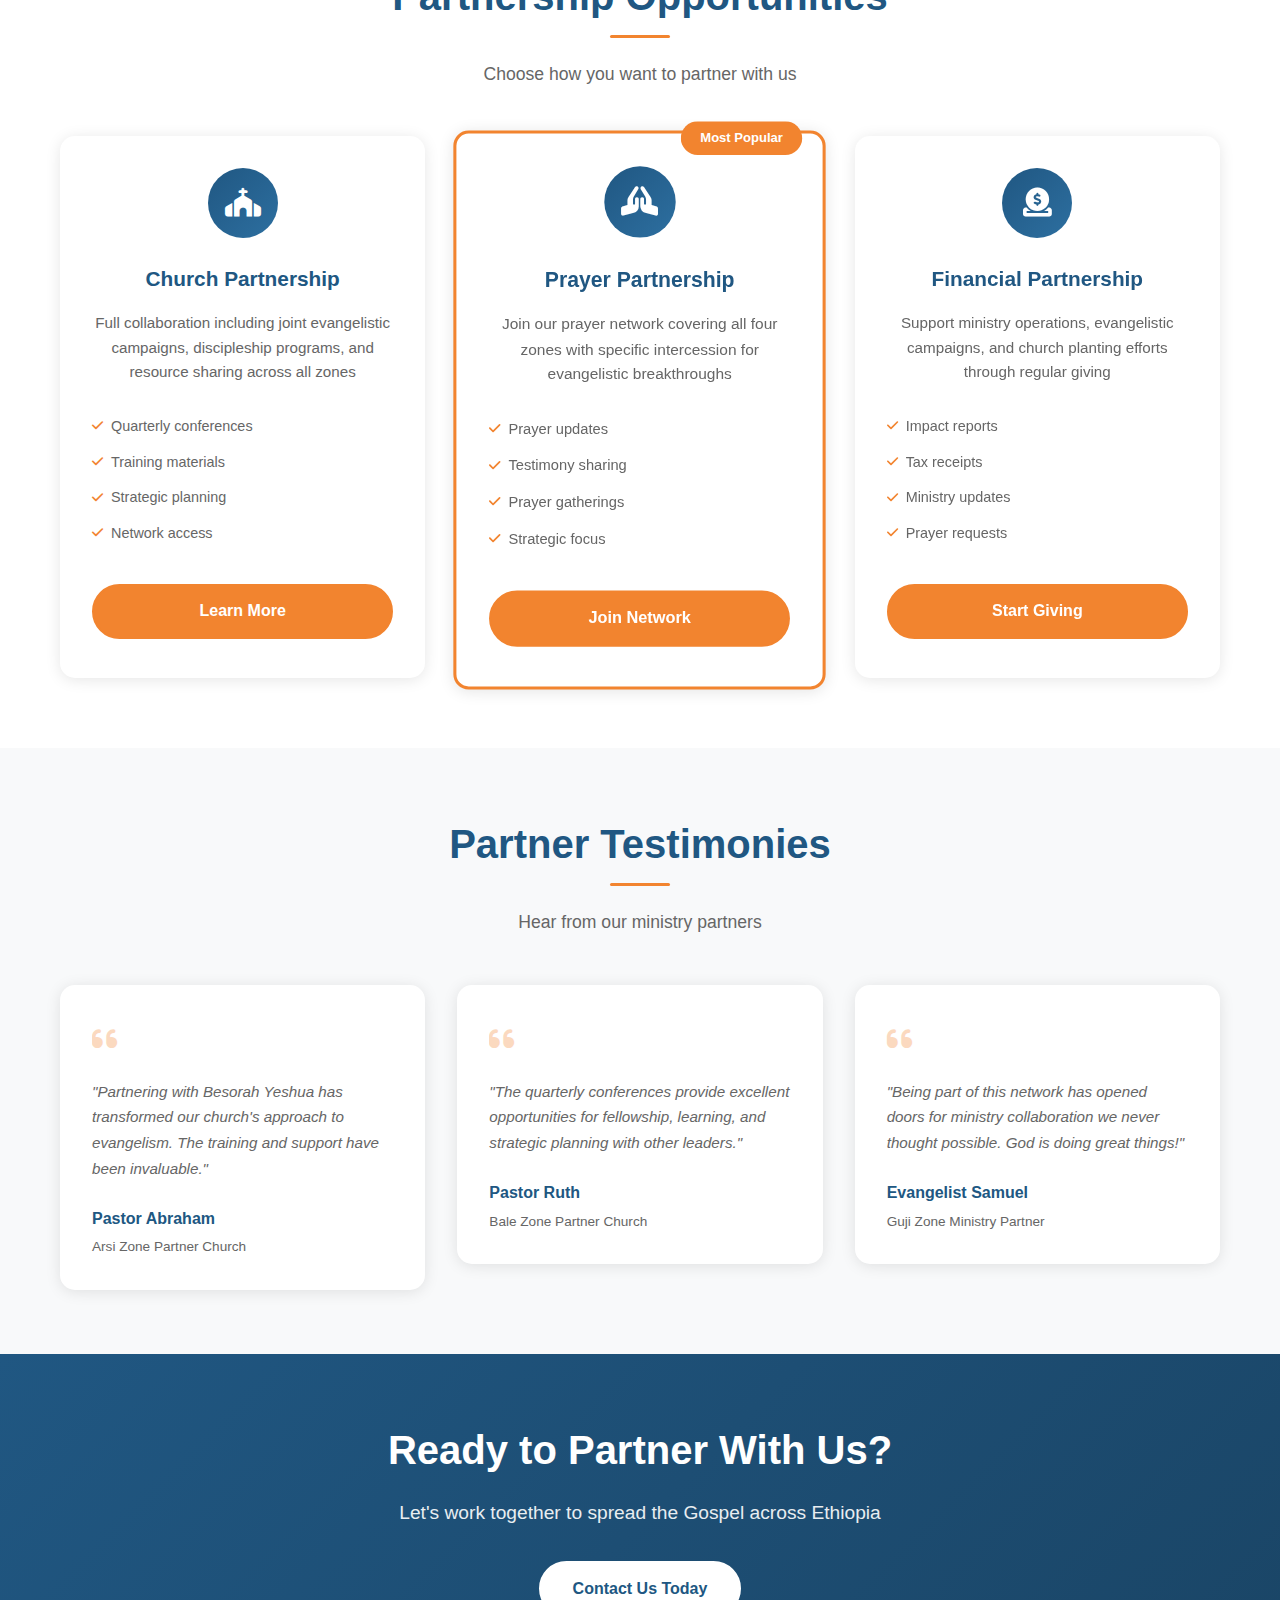
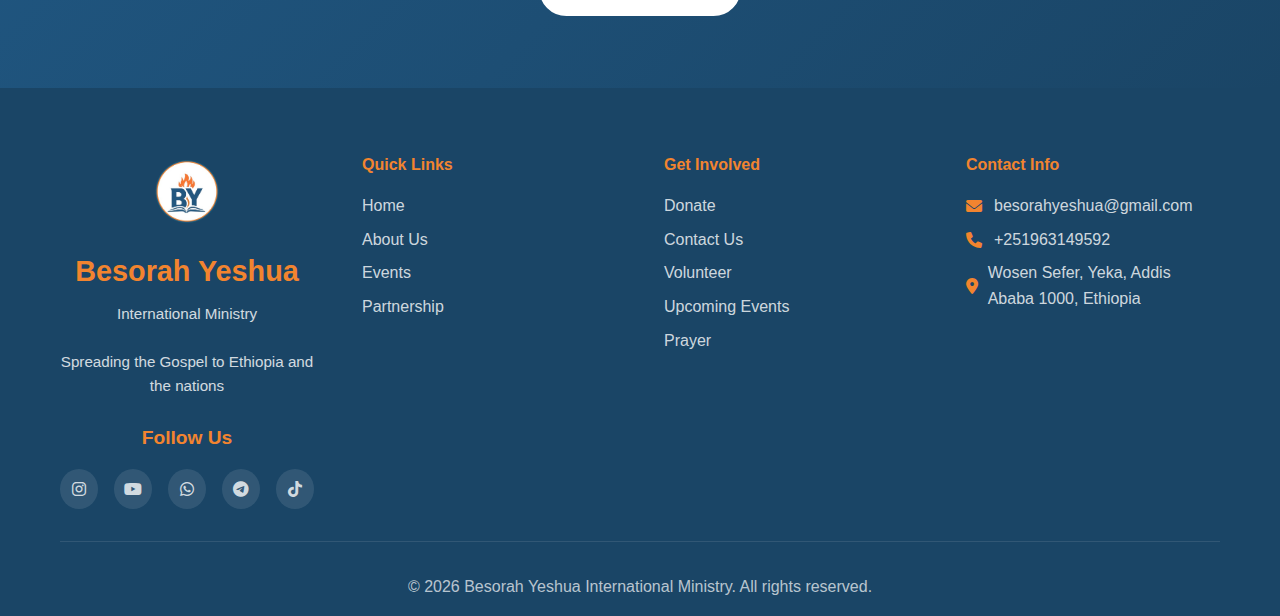
<file: partnership.html>
<!DOCTYPE html>
<html lang="en">
<head>
    <meta charset="UTF-8">
    <meta name="viewport" content="width=device-width, initial-scale=1.0">
    <meta name="description" content="Partner with Besorah Yeshua International Ministry to spread the Gospel across Ethiopia.">
    <title>Partnership - Besorah Yeshua International Ministry</title>
    <link rel="stylesheet" href="styles/style.css">
    <link href="https://cdnjs.cloudflare.com/ajax/libs/font-awesome/6.0.0/css/all.min.css" rel="stylesheet">
    
    <link rel="icon" type="image/x-icon" href="images/favicon.ico">
    <link rel="apple-touch-icon" sizes="180x180" href="images/apple-touch-icon.png">
    <link rel="icon" type="image/png" sizes="32x32" href="images/favicon-32x32.png">
    <link rel="icon" type="image/png" sizes="16x16" href="images/favicon-16x16.png">
</head>
<body>
    <!-- Header -->
    <header>
        <nav class="navbar">
            <div class="nav-container">
<div class="nav-logo">
    <a href="index.html">
        <img src="images/logo.png" alt="Besorah Yeshua International Ministry" class="logo">
        <span class="logo-text">Besorah Yeshua</span>
    </a>
</div>                
                <ul class="nav-menu">
                    <li class="nav-item">
                        <a href="index.html" class="nav-link">Home</a>
                    </li>
                    <li class="nav-item">
                        <a href="about.html" class="nav-link">About</a>
                    </li>
                    <li class="nav-item">
                        <a href="events.html" class="nav-link">Events</a>
                    </li>
                    <li class="nav-item">
                        <a href="partnership.html" class="nav-link active">Partnership</a>
                    </li>
                    <li class="nav-item">
                        <a href="contact.html" class="nav-link">Contact</a>
                    </li>
                                    
                    <li class="nav-item">
                        <a href="resources.html" class="nav-link active">Resources</a>
                    </li>
                    
                </ul>
                <a href="donate.html" class="btn btn-donate">Donate</a>
                <div class="hamburger">
                    <span class="bar"></span>
                    <span class="bar"></span>
                    <span class="bar"></span>
                </div>
            </div>
        </nav>
    </header>

    <!-- Page Header -->
    <section class="page-header">
        <div class="container">
            <h1>Partnership Opportunities</h1>
            <p>Join us in transforming lives across Ethiopia</p>
        </div>
    </section>

    <!-- Partnership Stats -->
    <section class="partnership-stats">
        <div class="container">
            <div class="stats-grid-compact">
                <div class="stat-compact">
                    <i class="fas fa-handshake"></i>
                    <span class="number">30+</span>
                    <span class="label">Partner Churches</span>
                </div>
                <div class="stat-compact">
                    <i class="fas fa-globe-africa"></i>
                    <span class="number">4</span>
                    <span class="label">Zones</span>
                </div>
                <div class="stat-compact">
                    <i class="fas fa-calendar-alt"></i>
                    <span class="number">Quarterly</span>
                    <span class="label">Conferences</span>
                </div>
            </div>
        </div>
    </section>

    <!-- Partnership Benefits -->
    <section class="partnership-benefits">
        <div class="container">
            <div class="section-header">
                <h2>Partnership Benefits</h2>
                <p>What you receive as our ministry partner</p>
            </div>
            <div class="benefits-grid">
                <div class="benefit-card">
                    <i class="fas fa-graduation-cap"></i>
                    <h3>Training & Resources</h3>
                    <p>Access to comprehensive training materials, curriculum, and ongoing support for your ministry</p>
                </div>
                <div class="benefit-card">
                    <i class="fas fa-users"></i>
                    <h3>Network Access</h3>
                    <p>Connect with 30+ partner churches for collaboration and mutual support</p>
                </div>
                <div class="benefit-card">
                    <i class="fas fa-hands-helping"></i>
                    <h3>Strategic Support</h3>
                    <p>Receive guidance and assistance for evangelistic campaigns and church growth</p>
                </div>
                <div class="benefit-card">
                    <i class="fas fa-calendar-check"></i>
                    <h3>Quarterly Conferences</h3>
                    <p>Attend leadership conferences for planning, training, and spiritual renewal</p>
                </div>
            </div>
        </div>
    </section>

    <!-- Partnership Types -->
    <section class="partnership-types">
        <div class="container">
            <div class="section-header">
                <h2>Partnership Opportunities</h2>
                <p>Choose how you want to partner with us</p>
            </div>
            <div class="partnership-grid">
                <div class="partnership-card">
                    <div class="partnership-icon">
                        <i class="fas fa-church"></i>
                    </div>
                    <h3>Church Partnership</h3>
                    <p>Full collaboration including joint evangelistic campaigns, discipleship programs, and resource sharing across all zones</p>
                    <ul class="partnership-features">
                        <li><i class="fas fa-check"></i> Quarterly conferences</li>
                        <li><i class="fas fa-check"></i> Training materials</li>
                        <li><i class="fas fa-check"></i> Strategic planning</li>
                        <li><i class="fas fa-check"></i> Network access</li>
                    </ul>
                    <a href="contact.html?type=church-partnership" class="btn btn-primary">Learn More</a>
                </div>

                <div class="partnership-card featured">
                    <div class="featured-badge">Most Popular</div>
                    <div class="partnership-icon">
                        <i class="fas fa-hands-praying"></i>
                    </div>
                    <h3>Prayer Partnership</h3>
                    <p>Join our prayer network covering all four zones with specific intercession for evangelistic breakthroughs</p>
                    <ul class="partnership-features">
                        <li><i class="fas fa-check"></i> Prayer updates</li>
                        <li><i class="fas fa-check"></i> Testimony sharing</li>
                        <li><i class="fas fa-check"></i> Prayer gatherings</li>
                        <li><i class="fas fa-check"></i> Strategic focus</li>
                    </ul>
                    <a href="contact.html?type=prayer-partnership" class="btn btn-primary">Join Network</a>
                </div>

                <div class="partnership-card">
                    <div class="partnership-icon">
                        <i class="fas fa-donate"></i>
                    </div>
                    <h3>Financial Partnership</h3>
                    <p>Support ministry operations, evangelistic campaigns, and church planting efforts through regular giving</p>
                    <ul class="partnership-features">
                        <li><i class="fas fa-check"></i> Impact reports</li>
                        <li><i class="fas fa-check"></i> Tax receipts</li>
                        <li><i class="fas fa-check"></i> Ministry updates</li>
                        <li><i class="fas fa-check"></i> Prayer requests</li>
                    </ul>
                    <a href="donate.html" class="btn btn-primary">Start Giving</a>
                </div>
            </div>
        </div>
    </section>

    <!-- Testimonials -->
    <section class="testimonials">
        <div class="container">
            <div class="section-header">
                <h2>Partner Testimonies</h2>
                <p>Hear from our ministry partners</p>
            </div>
            <div class="testimonials-grid">
                <div class="testimonial-card">
                    <div class="testimonial-icon">
                        <i class="fas fa-quote-left"></i>
                    </div>
                    <p>"Partnering with Besorah Yeshua has transformed our church's approach to evangelism. The training and support have been invaluable."</p>
                    <div class="testimonial-author">
                        <strong>Pastor Abraham</strong>
                        <span>Arsi Zone Partner Church</span>
                    </div>
                </div>
                <div class="testimonial-card">
                    <div class="testimonial-icon">
                        <i class="fas fa-quote-left"></i>
                    </div>
                    <p>"The quarterly conferences provide excellent opportunities for fellowship, learning, and strategic planning with other leaders."</p>
                    <div class="testimonial-author">
                        <strong>Pastor Ruth</strong>
                        <span>Bale Zone Partner Church</span>
                    </div>
                </div>
                <div class="testimonial-card">
                    <div class="testimonial-icon">
                        <i class="fas fa-quote-left"></i>
                    </div>
                    <p>"Being part of this network has opened doors for ministry collaboration we never thought possible. God is doing great things!"</p>
                    <div class="testimonial-author">
                        <strong>Evangelist Samuel</strong>
                        <span>Guji Zone Ministry Partner</span>
                    </div>
                </div>
            </div>
        </div>
    </section>

    <!-- CTA Section -->
    <section class="cta-section cta-full">
        <div class="container">
            <h2>Ready to Partner With Us?</h2>
            <p>Let's work together to spread the Gospel across Ethiopia</p>
            <a href="contact.html" class="btn btn-light">Contact Us Today</a>
        </div>
    </section>

    <!-- Footer -->
    <footer>
        <div class="container">
            <div class="footer-content">
<div class="footer-section">
    <img src="images/logo.png" alt="Besorah Yeshua International Ministry" class="footer-logo">
    <span class="footer-site-name">Besorah Yeshua</span>
    <p class="footer-tagline">International Ministry</p>
    <p class="footer-tagline">Spreading the Gospel to Ethiopia and the nations</p>
    <span class="follow-us">Follow Us</span>
    <div class="social-links">
        <a href="https://www.instagram.com/byministry_et" aria-label="Instagram" target="_blank" rel="noopener noreferrer">
            <i class="fab fa-instagram"></i>
        </a>
        <a href="https://youtube.com/@byministry_et" aria-label="YouTube" target="_blank" rel="noopener noreferrer">
            <i class="fab fa-youtube"></i>
        </a>
        <a href="https://chat.whatsapp.com/CzuJYpQ0SoM7IjGLnKSGlP" aria-label="WhatsApp Group" target="_blank" rel="noopener noreferrer">
            <i class="fab fa-whatsapp"></i>
        </a>
        <a href="https://t.me/byministry" aria-label="Telegram" target="_blank" rel="noopener noreferrer">
            <i class="fab fa-telegram"></i>
        </a>
        <a href="https://tiktok.com/@besorah.yeshua" aria-label="TikTok" target="_blank" rel="noopener noreferrer">
            <i class="fab fa-tiktok"></i>
        </a>
    </div>
</div>
                <div class="footer-section">
                    <h4>Quick Links</h4>
                    <ul>
                        <li><a href="index.html">Home</a></li>
                        <li><a href="about.html">About Us</a></li>
                        <li><a href="events.html">Events</a></li>
                        <li><a href="partnership.html">Partnership</a></li>
                    </ul>
                </div>
                <div class="footer-section">
                    <h4>Get Involved</h4>
                    <ul>
                        <li><a href="donate.html">Donate</a></li>
                        <li><a href="contact.html">Contact Us</a></li>
                        <li><a href="partnership.html">Volunteer</a></li>
                        <li><a href="events.html">Upcoming Events</a></li>
                                                <li><a href="prayer.html">Prayer</a></li>

                    </ul>
                </div>
                <div class="footer-section">
                    <h4>Contact Info</h4>
                    <ul class="contact-info">
                        <li><i class="fas fa-envelope"></i> besorahyeshua@gmail.com</li>
                        <li><i class="fas fa-phone"></i> +251963149592</li>
                        <li><i class="fas fa-map-marker-alt"></i> Wosen Sefer, Yeka, Addis Ababa 1000, Ethiopia</li>
                    </ul>
                </div>                
            </div>
            <div class="footer-bottom">
               <p>© 2024 Besorah Yeshua International Ministry. All rights reserved.</p>
            </div>
        </div>
    </footer>

    <script src="scripts/main.js"></script>
</body>
</html>
</file>
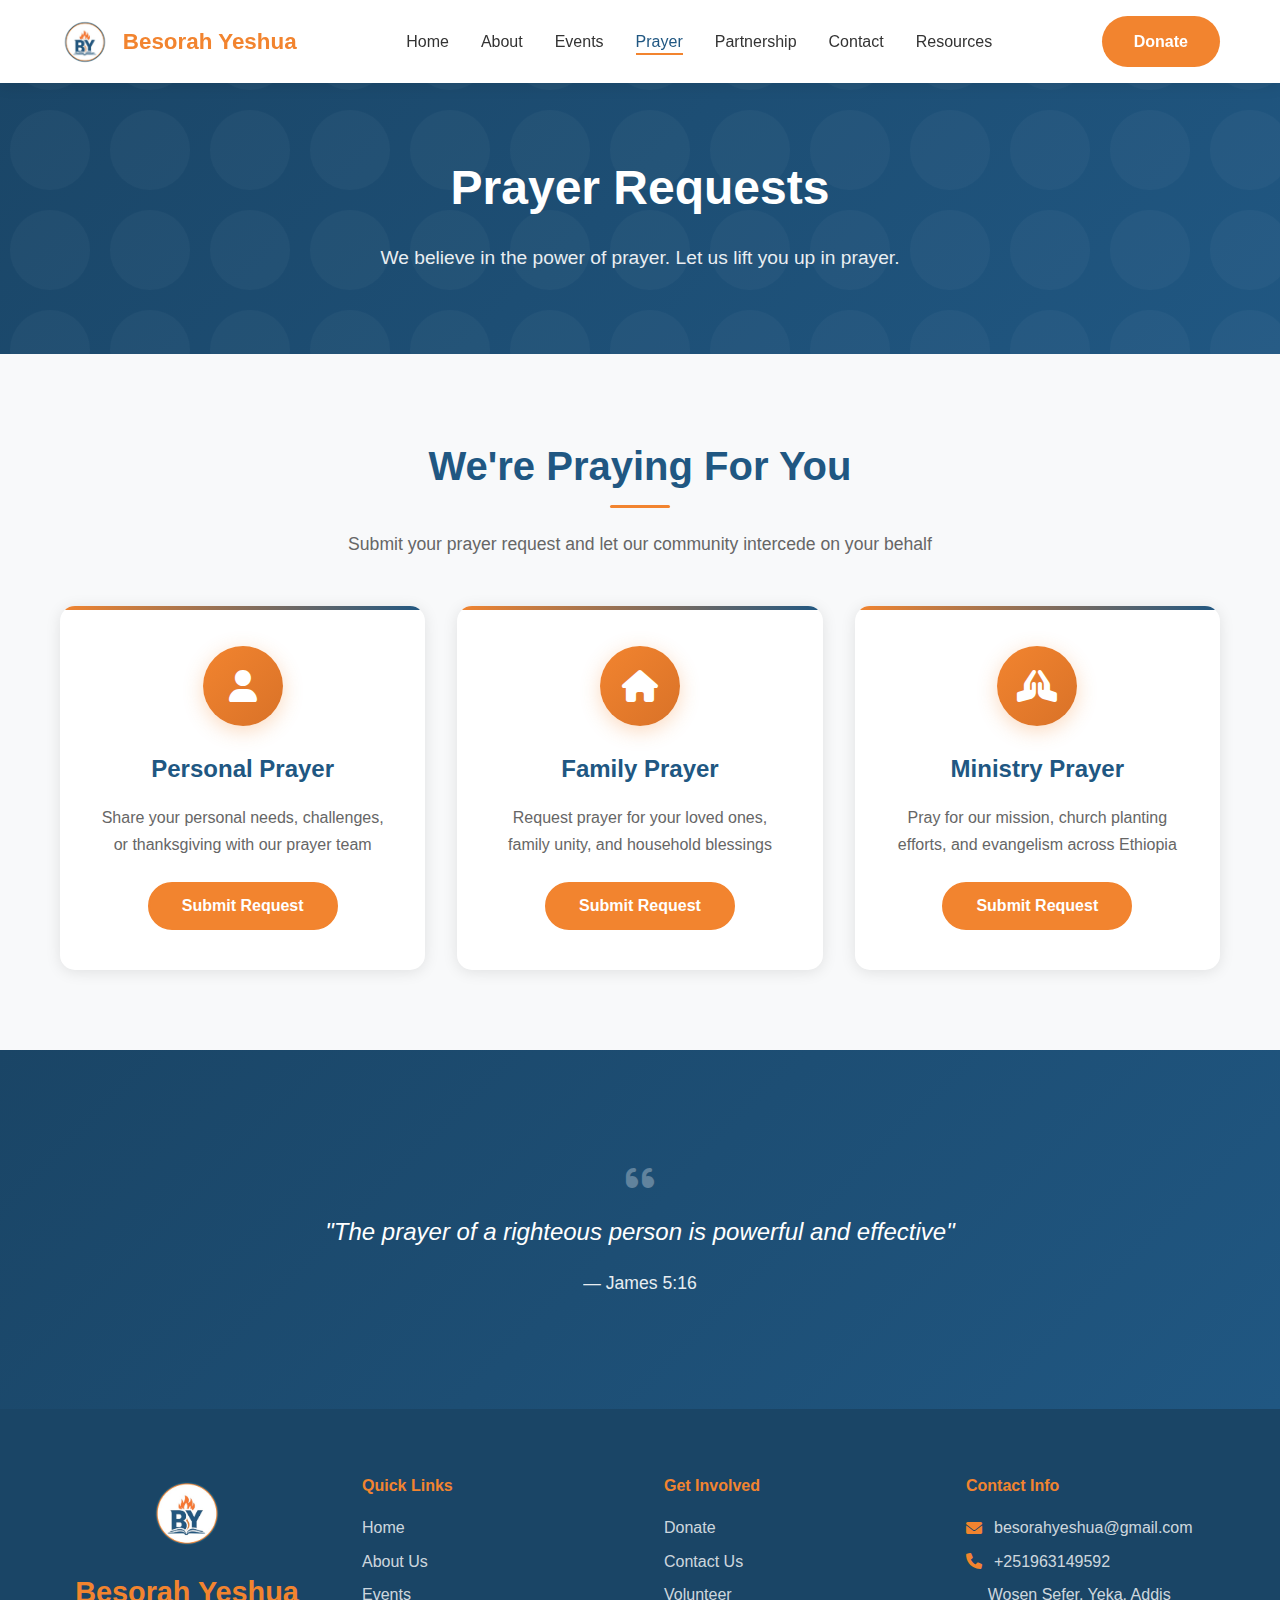
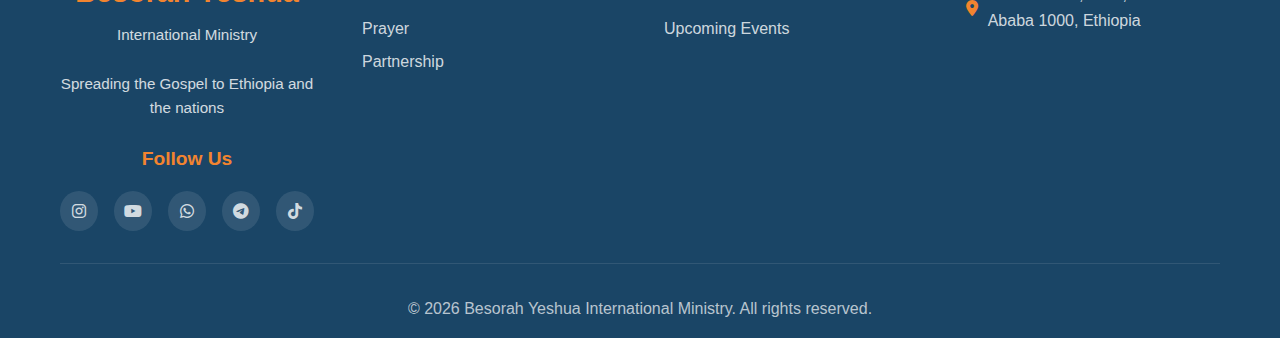
<file: prayer.html>
<!DOCTYPE html>
<html lang="en">
<head>
    <meta charset="UTF-8">
    <meta name="viewport" content="width=device-width, initial-scale=1.0">
    <meta name="description" content="Submit your prayer request to Besorah Yeshua International Ministry. Our community is here to pray with you.">
    <title>Prayer Requests - Besorah Yeshua International Ministry</title>
    <link rel="stylesheet" href="styles/style.css">
    <link href="https://cdnjs.cloudflare.com/ajax/libs/font-awesome/6.0.0/css/all.min.css" rel="stylesheet">
    
    <link rel="icon" type="image/x-icon" href="images/favicon.ico">
    <link rel="apple-touch-icon" sizes="180x180" href="images/apple-touch-icon.png">
    <link rel="icon" type="image/png" sizes="32x32" href="images/favicon-32x32.png">
    <link rel="icon" type="image/png" sizes="16x16" href="images/favicon-16x16.png">
</head>
<body>
    <!-- Header -->
    <header>
        <nav class="navbar">
            <div class="nav-container">
                <div class="nav-logo">
                    <a href="index.html">
                        <img src="images/logo.png" alt="Besorah Yeshua International Ministry" class="logo">
                        <span class="logo-text">Besorah Yeshua</span>
                    </a>
                </div>                
                <ul class="nav-menu">
                    <li class="nav-item">
                        <a href="index.html" class="nav-link">Home</a>
                    </li>
                    <li class="nav-item">
                        <a href="about.html" class="nav-link">About</a>
                    </li>
                    <li class="nav-item">
                        <a href="events.html" class="nav-link">Events</a>
                    </li>
                   
                    <li class="nav-item">
                        <a href="prayer.html" class="nav-link active">Prayer</a>
                    </li>
                    
                    <li class="nav-item">
                        <a href="partnership.html" class="nav-link">Partnership</a>
                    </li>
                    <li class="nav-item">
                        <a href="contact.html" class="nav-link">Contact</a>
                    </li>
                                        
                    <li class="nav-item">
                        <a href="resources.html" class="nav-link active">Resources</a>
                    </li>
                    
                </ul>
                <a href="donate.html" class="btn btn-donate">Donate</a>
                <div class="hamburger" aria-label="Toggle navigation" aria-expanded="false">
                    <span class="bar"></span>
                    <span class="bar"></span>
                    <span class="bar"></span>
                </div>
            </div>
        </nav>
    </header>

    <!-- Page Header -->
    <section class="page-header">
        <div class="container">
            <h1>Prayer Requests</h1>
            <p>We believe in the power of prayer. Let us lift you up in prayer.</p>
        </div>
    </section>

    <!-- Prayer Request Section -->
    <section class="prayer-section">
        <div class="container">
            <div class="section-header">
                <h2>We're Praying For You</h2>
                <p>Submit your prayer request and let our community intercede on your behalf</p>
            </div>

            <div class="prayer-grid">
                <div class="prayer-card" onclick="openModal('personal')">
                    <div class="card-icon">
                        <i class="fas fa-user"></i>
                    </div>
                    <h3>Personal Prayer</h3>
                    <p>Share your personal needs, challenges, or thanksgiving with our prayer team</p>
                    <button class="btn-request">Submit Request</button>
                </div>

                <div class="prayer-card" onclick="openModal('family')">
                    <div class="card-icon">
                        <i class="fas fa-home"></i>
                    </div>
                    <h3>Family Prayer</h3>
                    <p>Request prayer for your loved ones, family unity, and household blessings</p>
                    <button class="btn-request">Submit Request</button>
                </div>

                <div class="prayer-card" onclick="openModal('ministry')">
                    <div class="card-icon">
                        <i class="fas fa-hands-praying"></i>
                    </div>
                    <h3>Ministry Prayer</h3>
                    <p>Pray for our mission, church planting efforts, and evangelism across Ethiopia</p>
                    <button class="btn-request">Submit Request</button>
                </div>
            </div>
        </div>
    </section>

    <!-- Scripture Section -->
    <section class="scripture">
        <div class="container">
            <blockquote>
                <i class="fas fa-quote-left"></i>
                <p>"The prayer of a righteous person is powerful and effective"</p>
                <cite>— James 5:16</cite>
            </blockquote>
        </div>
    </section>

    <!-- Prayer Modal -->
    <div id="prayerModal" class="modal">
        <div class="modal-content">
            <button class="close-btn" onclick="closeModal()">
                <i class="fas fa-times"></i>
            </button>

            <div id="formContainer">
                <div class="modal-header">
                    <h2>Submit Prayer Request</h2>
                    <p>We believe in the power of prayer. Share your request with us.</p>
                </div>

                <form id="prayerForm" name="prayer-request" method="POST" data-netlify="true" netlify-honeypot="bot-field">
                    <!-- Netlify form requirements -->
                    <input type="hidden" name="form-name" value="prayer-request">
                    <p class="hidden-field">
                        <label>Don't fill this out if you're human: <input name="bot-field" /></label>
                    </p>
                    
                    <input type="hidden" id="prayerType" name="prayerType">

                    <div class="form-group">
                        <label for="name">Your Name <span class="required">*</span></label>
                        <input type="text" id="name" name="name" required placeholder="Enter your name">
                    </div>

                    <div class="form-group">
                        <label for="email">Email Address <span class="required">*</span></label>
                        <input type="email" id="email" name="email" required placeholder="your@email.com">
                    </div>

                    <div class="form-group">
                        <label for="phone">Phone Number (Optional)</label>
                        <input type="tel" id="phone" name="phone" placeholder="+251 XXX XXX XXX">
                    </div>

                    <div class="form-group">
                        <label for="category">Prayer Category <span class="required">*</span></label>
                        <select id="category" name="category" required>
                            <option value="">Select a category</option>
                            <option value="healing">Healing</option>
                            <option value="financial">Financial Need</option>
                            <option value="relationship">Relationship</option>
                            <option value="salvation">Salvation</option>
                            <option value="guidance">Guidance</option>
                            <option value="thanksgiving">Thanksgiving</option>
                            <option value="other">Other</option>
                        </select>
                    </div>

                    <div class="form-group">
                        <label for="request">Your Prayer Request <span class="required">*</span></label>
                        <textarea id="request" name="request" required placeholder="Share your prayer request with us..."></textarea>
                    </div>

                    <div class="form-group">
                        <div class="checkbox-group">
                            <input type="checkbox" id="anonymous" name="anonymous" value="yes">
                            <label for="anonymous">Keep my request anonymous</label>
                        </div>
                    </div>

                    <div class="form-group">
                        <div class="checkbox-group">
                            <input type="checkbox" id="updates" name="updates" value="yes" checked>
                            <label for="updates">Send me prayer updates and encouragement</label>
                        </div>
                    </div>

                    <button type="submit" class="btn-submit">
                        <i class="fas fa-paper-plane"></i> Submit Prayer Request
                    </button>
                </form>
            </div>

            <div id="successMessage" class="success-message">
                <div class="success-icon">
                    <i class="fas fa-check"></i>
                </div>
                <h3>Request Received!</h3>
                <p>Thank you for sharing your prayer request. Our team will be praying for you.</p>
                <button class="btn-request" onclick="closeModal()">Close</button>
            </div>
        </div>
    </div>

    <!-- Footer -->
    <footer>
        <div class="container">
            <div class="footer-content">
                <div class="footer-section">
                    <img src="images/logo.png" alt="Besorah Yeshua International Ministry" class="footer-logo">
                    <span class="footer-site-name">Besorah Yeshua</span>
                    <p class="footer-tagline">International Ministry</p>
                    <p class="footer-tagline">Spreading the Gospel to Ethiopia and the nations</p>
                    <span class="follow-us">Follow Us</span>
                    <div class="social-links">
                        <a href="https://www.instagram.com/byministry_et" aria-label="Instagram" target="_blank" rel="noopener noreferrer">
                            <i class="fab fa-instagram"></i>
                        </a>
                        <a href="https://youtube.com/@byministry_et" aria-label="YouTube" target="_blank" rel="noopener noreferrer">
                            <i class="fab fa-youtube"></i>
                        </a>
                        <a href="https://chat.whatsapp.com/CzuJYpQ0SoM7IjGLnKSGlP" aria-label="WhatsApp Group" target="_blank" rel="noopener noreferrer">
                            <i class="fab fa-whatsapp"></i>
                        </a>
                        <a href="https://t.me/byministry" aria-label="Telegram" target="_blank" rel="noopener noreferrer">
                            <i class="fab fa-telegram"></i>
                        </a>
                        <a href="https://tiktok.com/@besorah.yeshua" aria-label="TikTok" target="_blank" rel="noopener noreferrer">
                            <i class="fab fa-tiktok"></i>
                        </a>
                    </div>
                </div>
                <div class="footer-section">
                    <h4>Quick Links</h4>
                    <ul>
                        <li><a href="index.html">Home</a></li>
                        <li><a href="about.html">About Us</a></li>
                        <li><a href="events.html">Events</a></li>
                        <li><a href="prayer.html">Prayer</a></li>
                        <li><a href="partnership.html">Partnership</a></li>
                    </ul>
                </div>
                <div class="footer-section">
                    <h4>Get Involved</h4>
                    <ul>
                        <li><a href="donate.html">Donate</a></li>
                        <li><a href="contact.html">Contact Us</a></li>
                        <li><a href="partnership.html">Volunteer</a></li>
                        <li><a href="events.html">Upcoming Events</a></li>
                    </ul>
                </div>
                <div class="footer-section">
                    <h4>Contact Info</h4>
                    <ul class="contact-info">
                        <li><i class="fas fa-envelope"></i> besorahyeshua@gmail.com</li>
                        <li><i class="fas fa-phone"></i> +251963149592</li>
                        <li><i class="fas fa-map-marker-alt"></i> Wosen Sefer, Yeka, Addis Ababa 1000, Ethiopia</li>
                    </ul>
                </div>                
            </div>
            <div class="footer-bottom">
                <p>© 2024 Besorah Yeshua International Ministry. All rights reserved.</p>
            </div>
        </div>
    </footer>

    <script src="scripts/main.js"></script>
    <script src="scripts/prayer.js"></script>
</body>
</html>
</file>
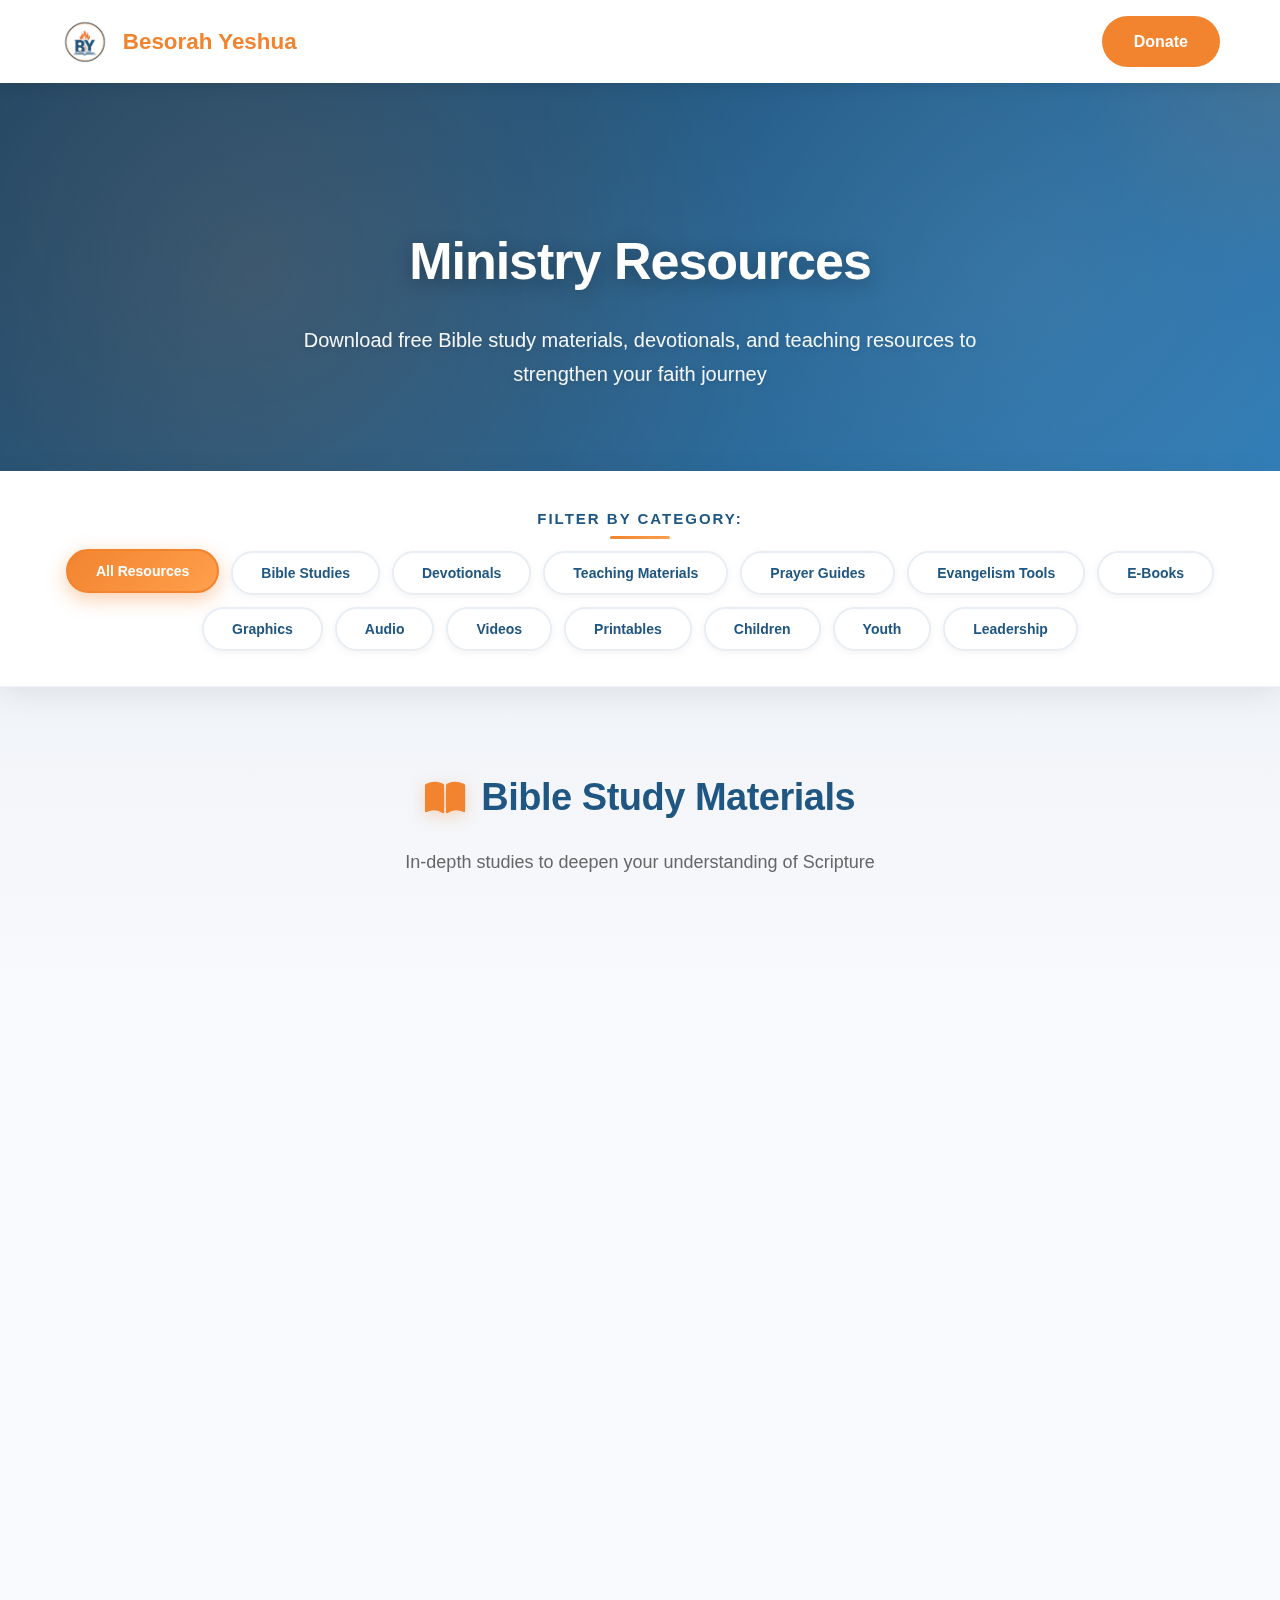
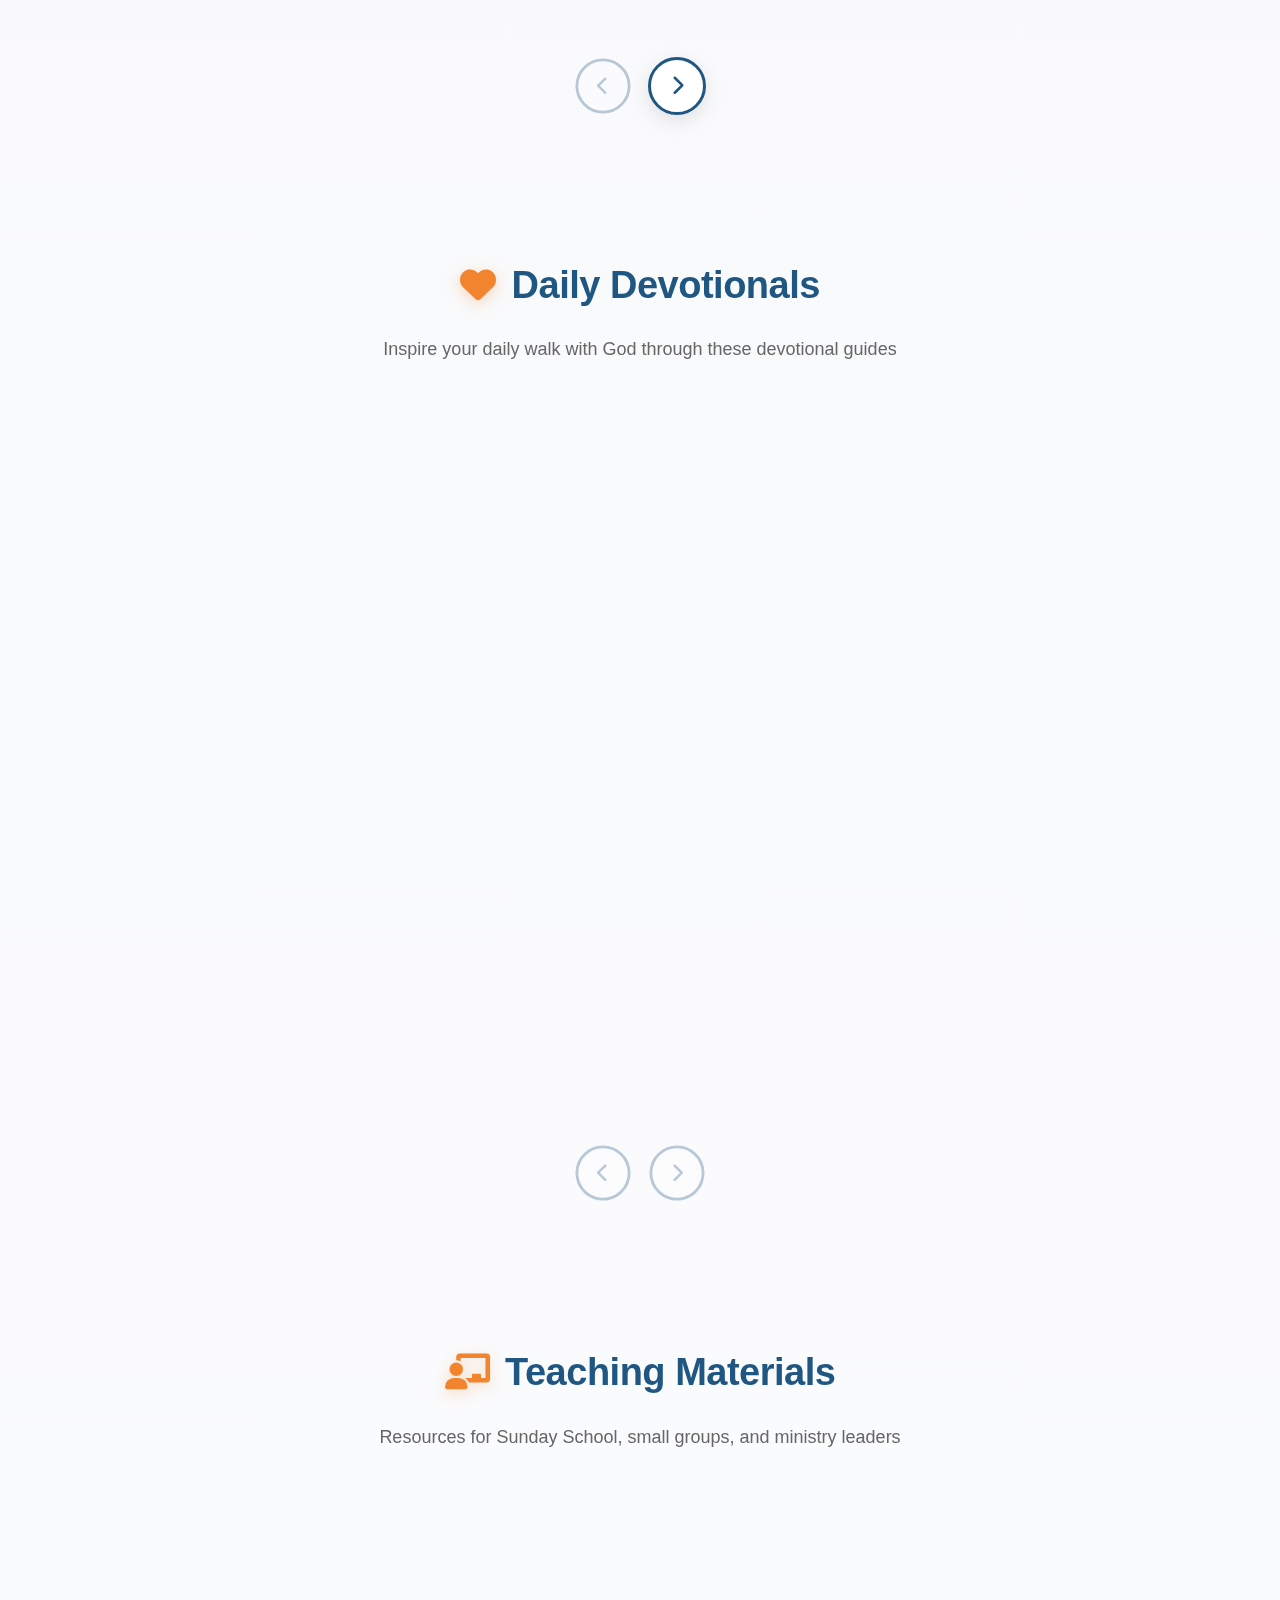
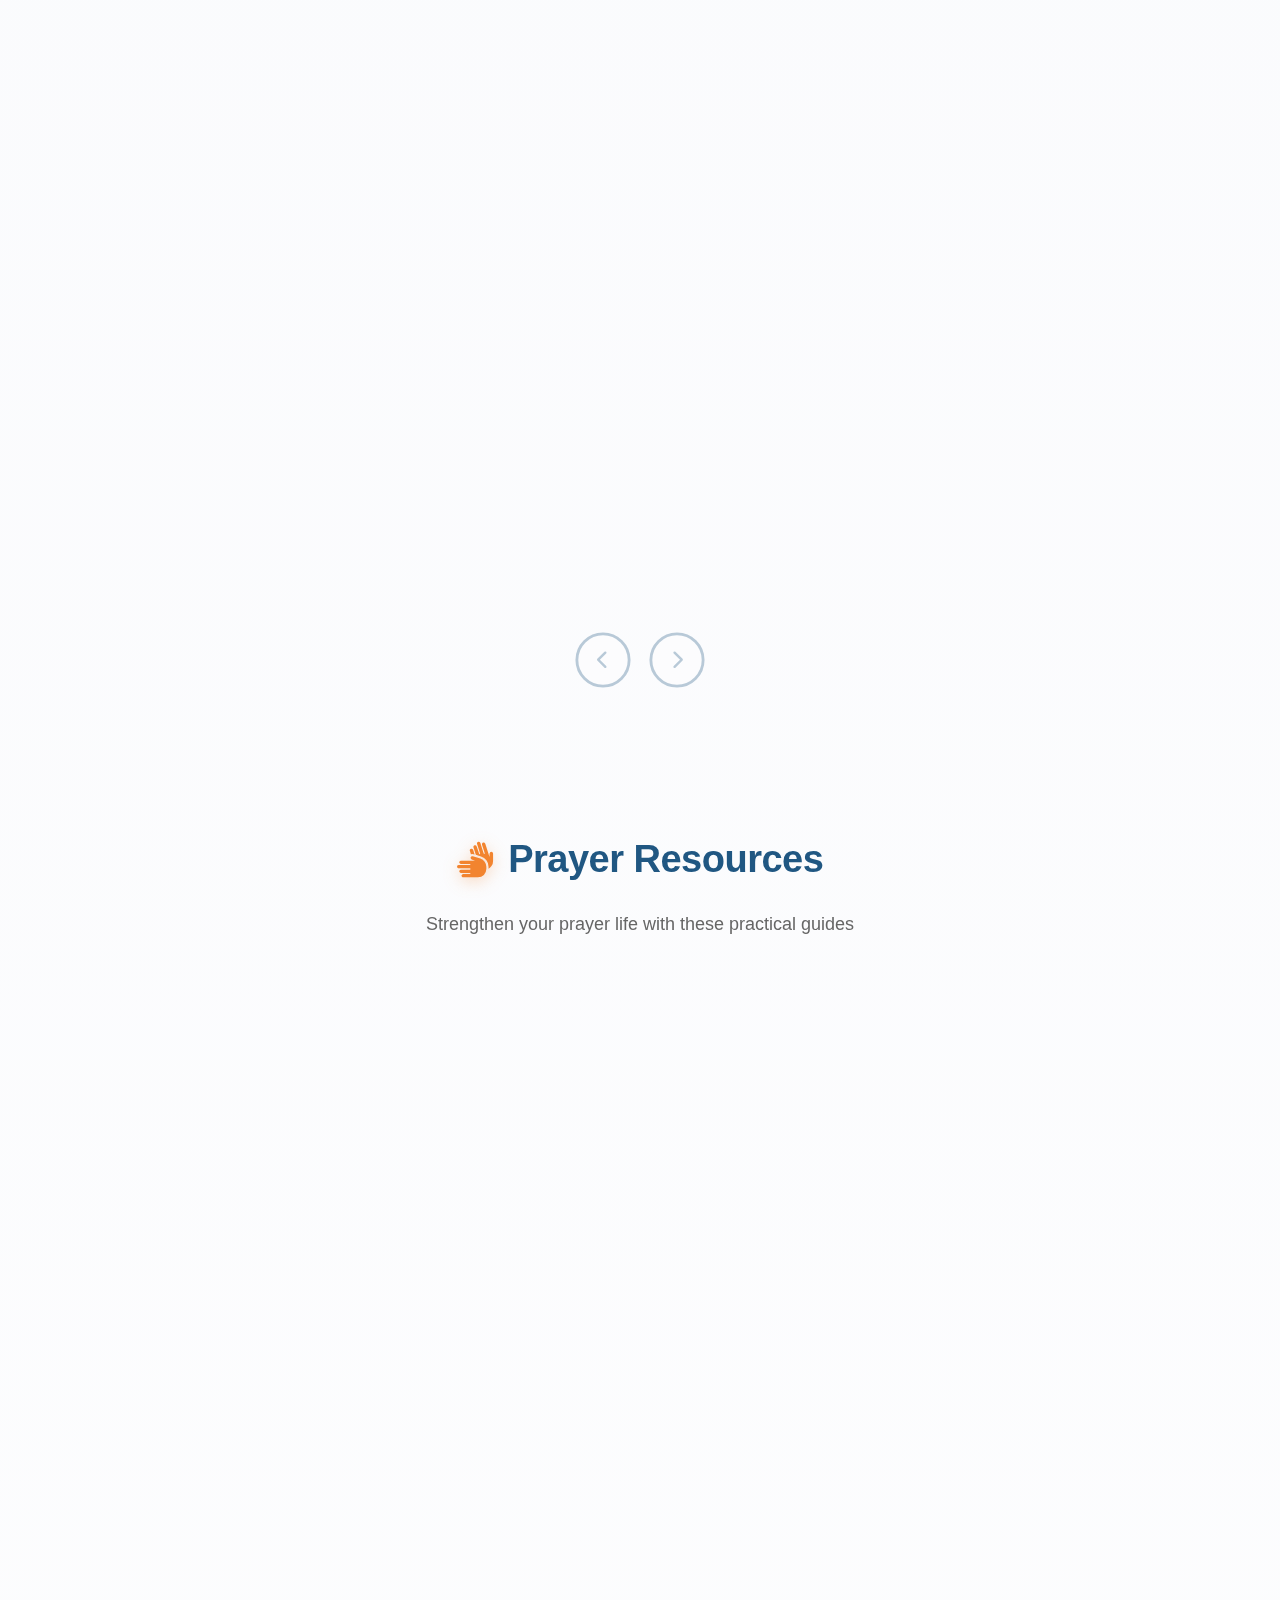
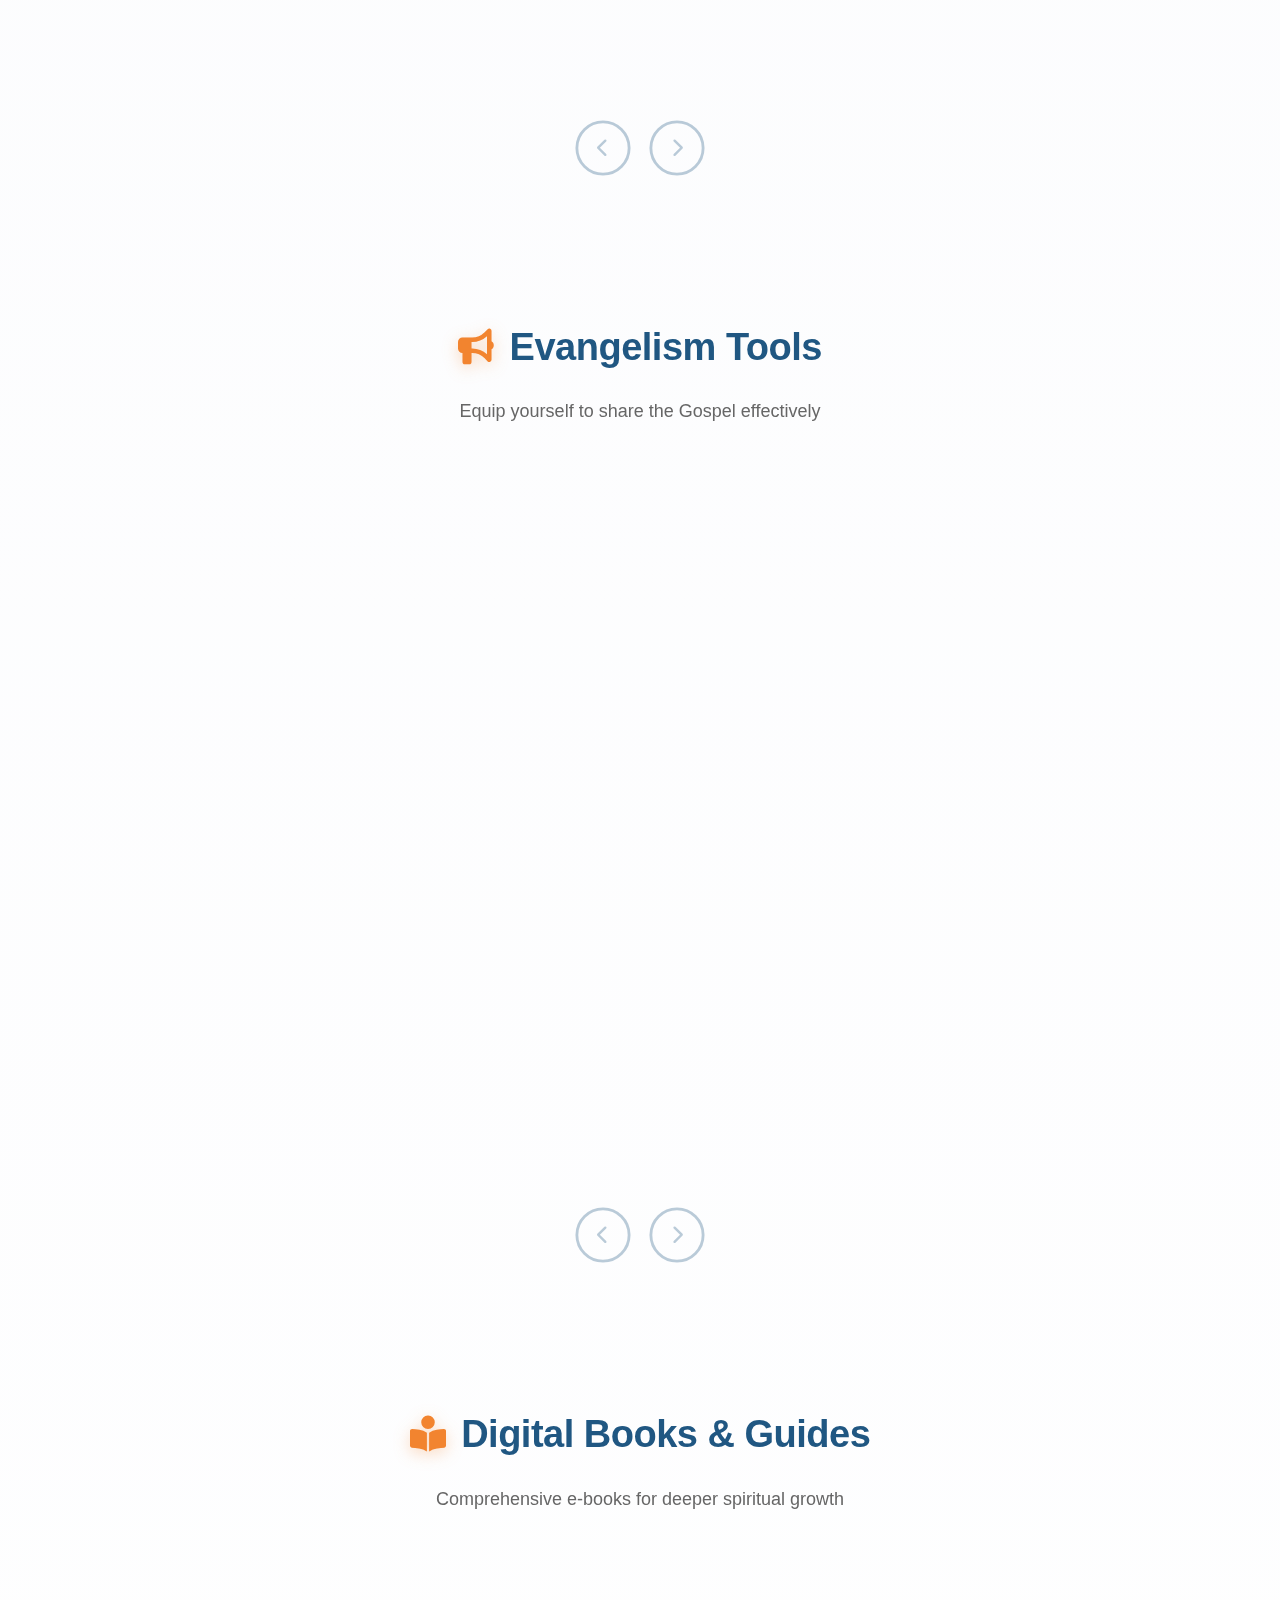
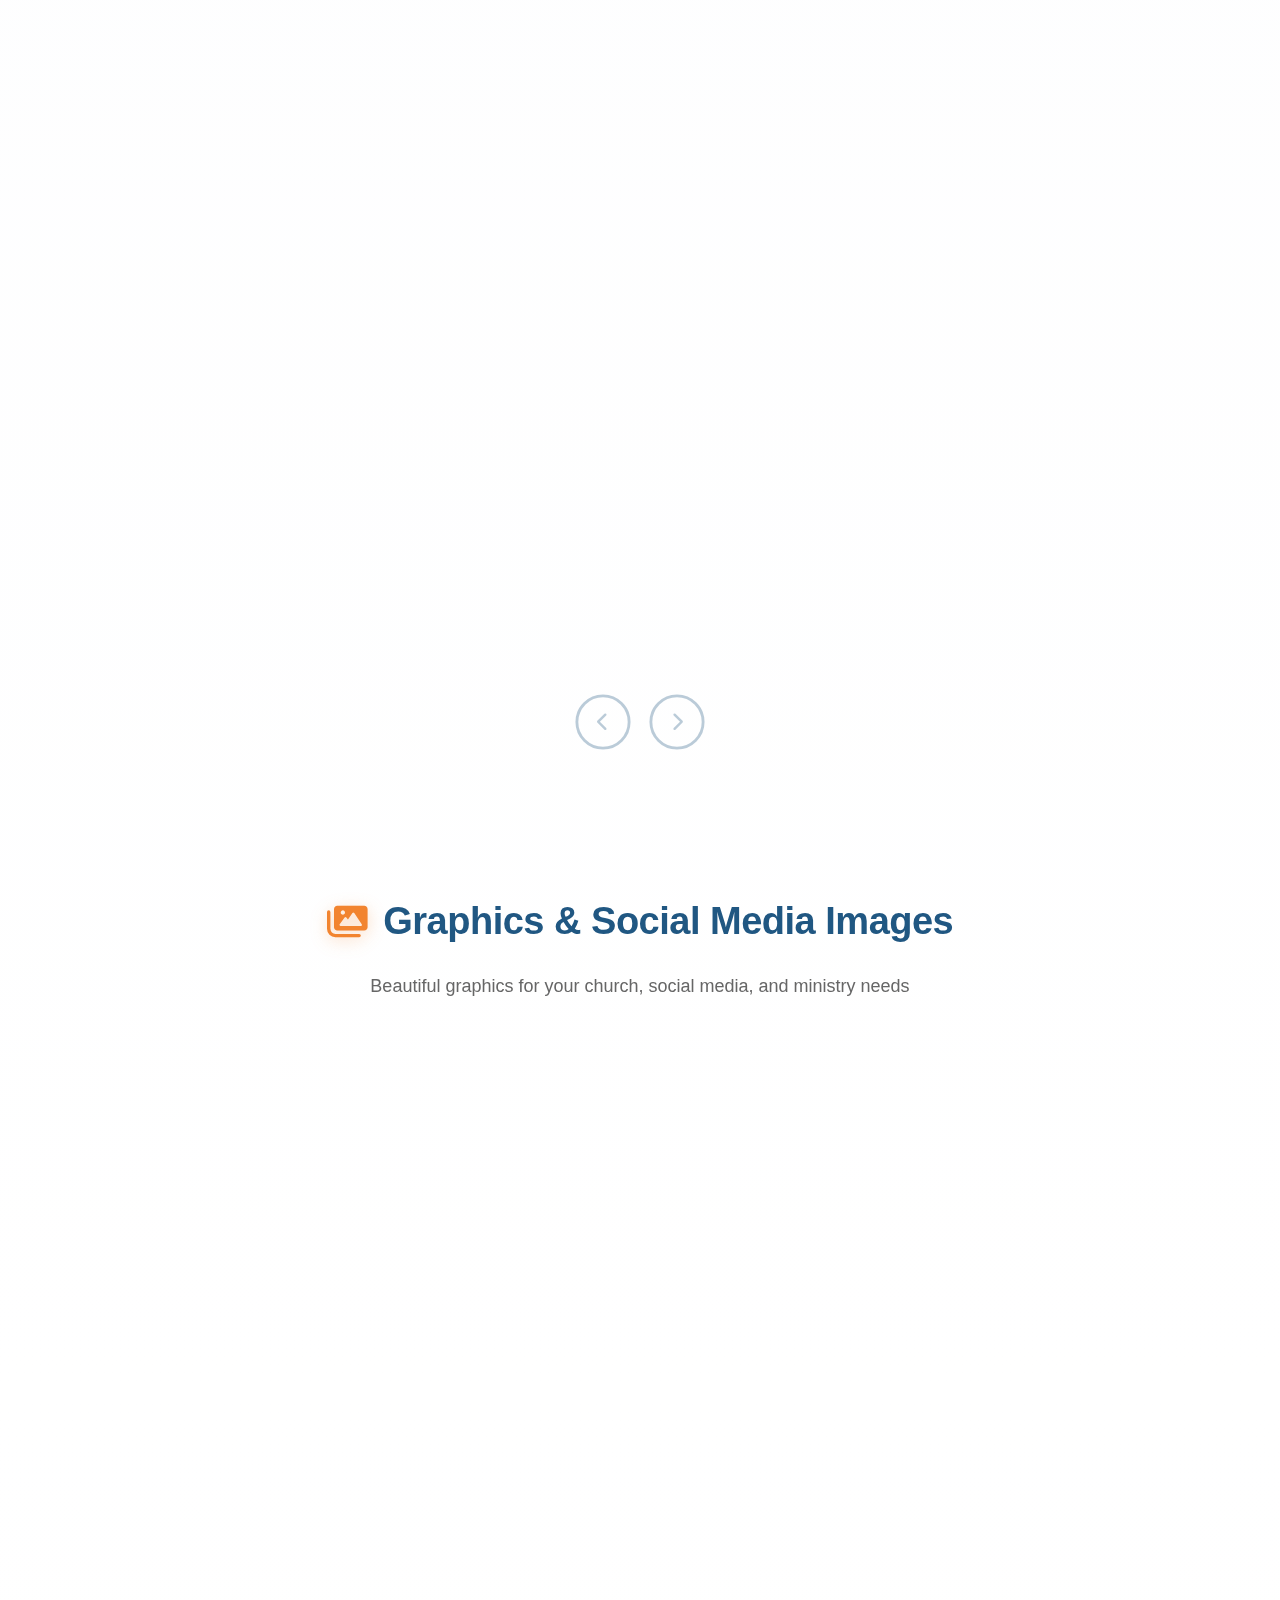
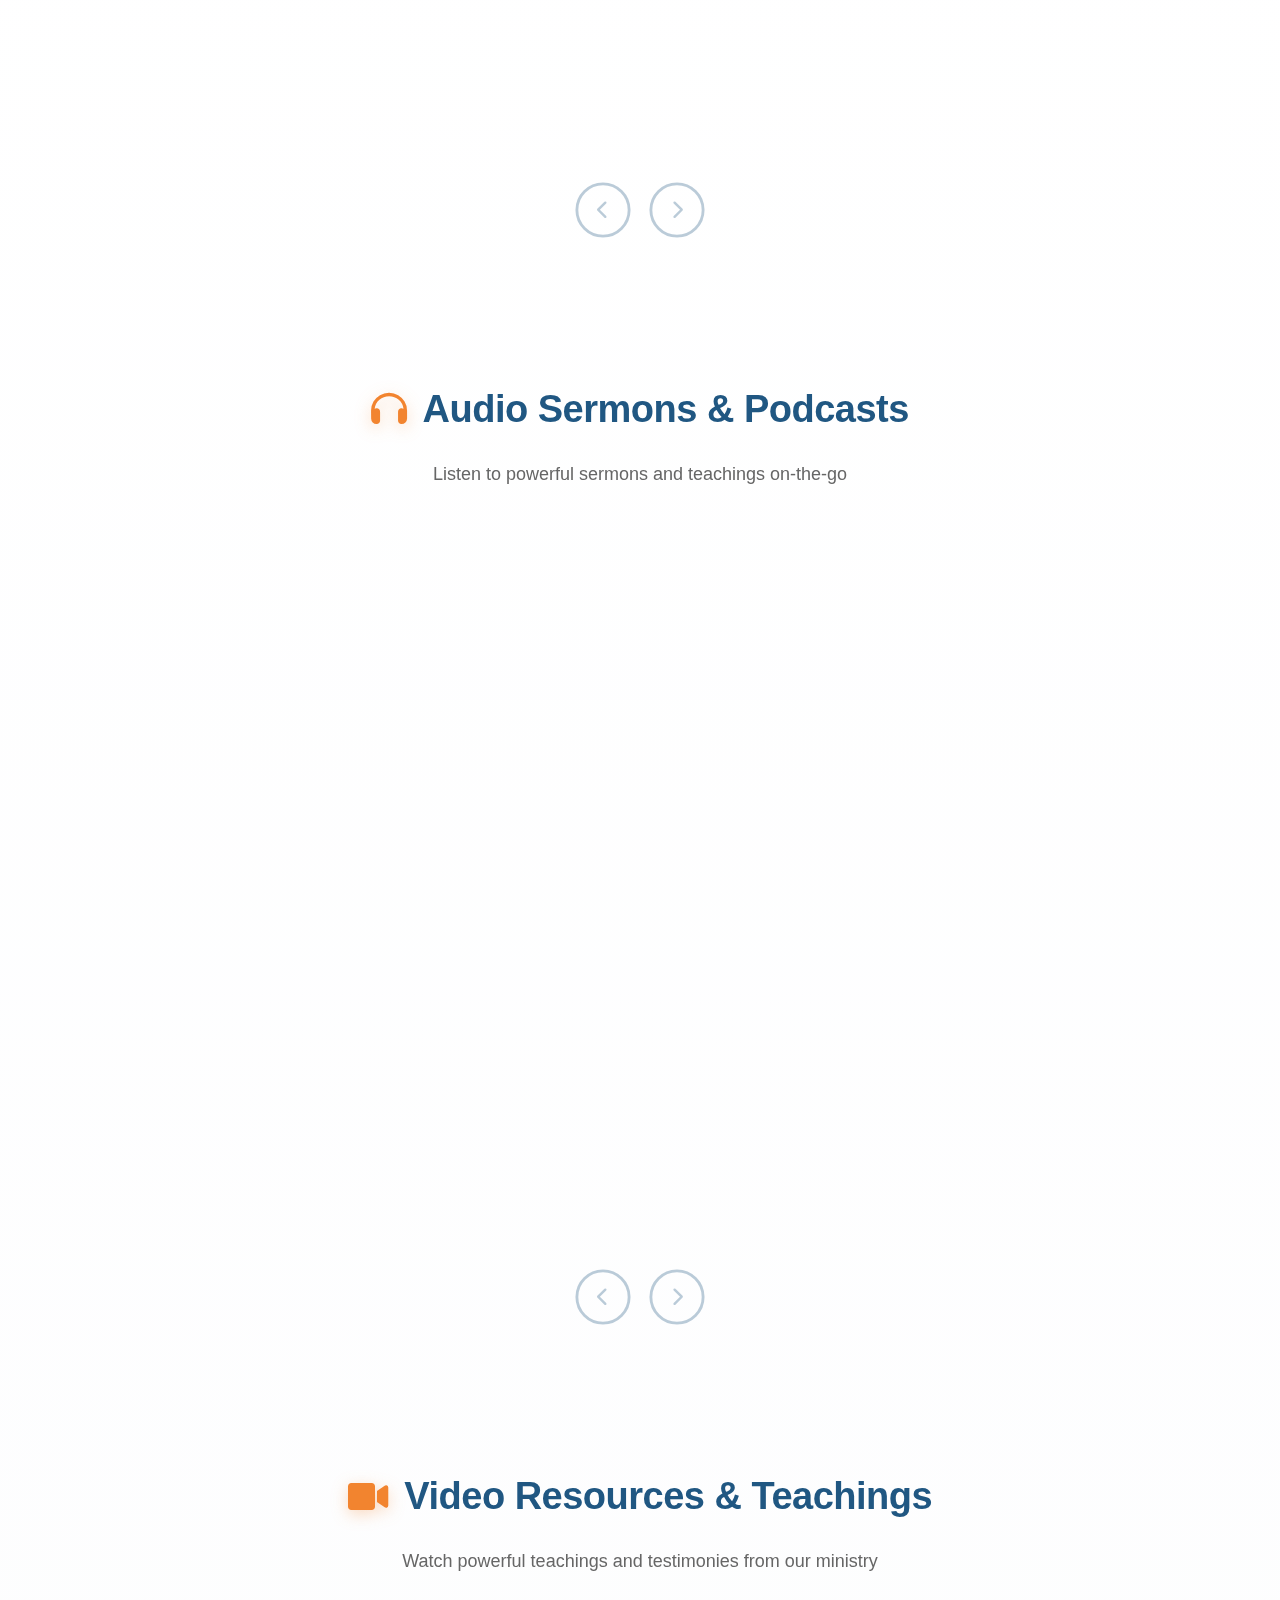
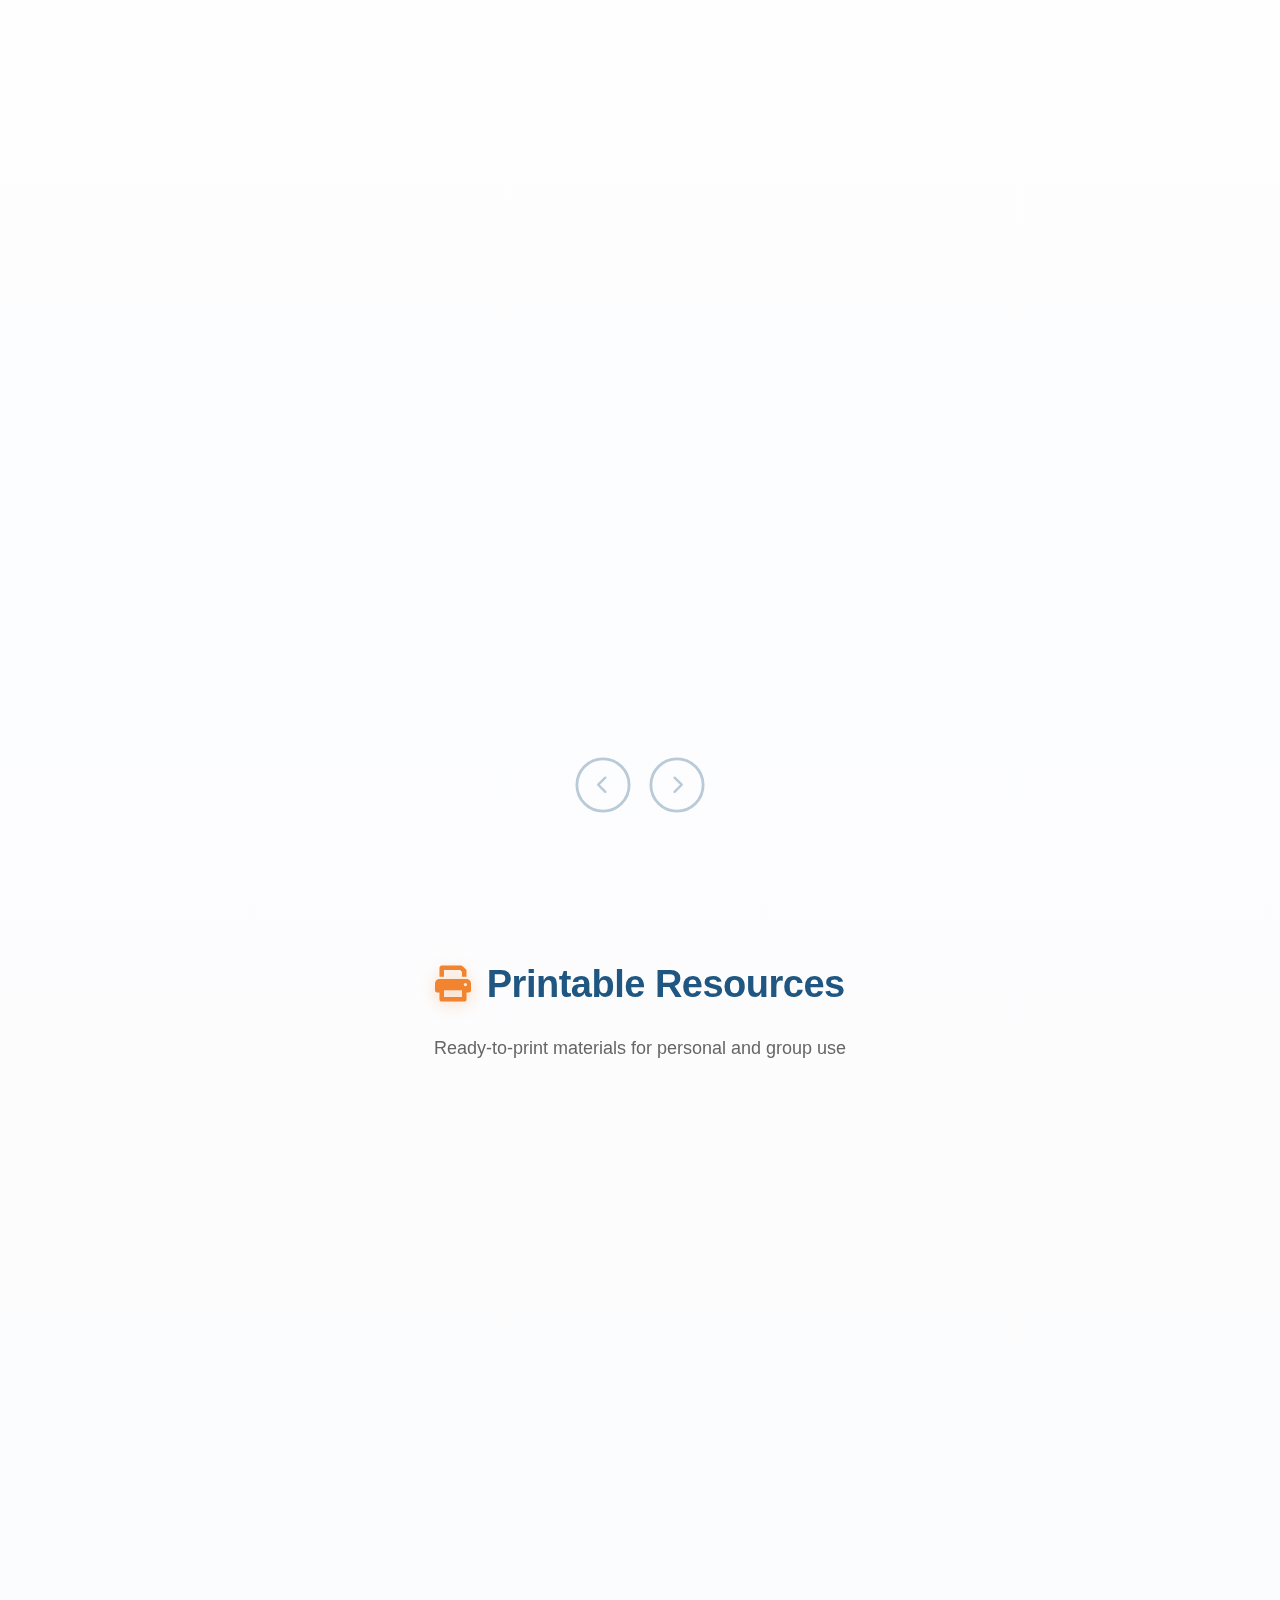
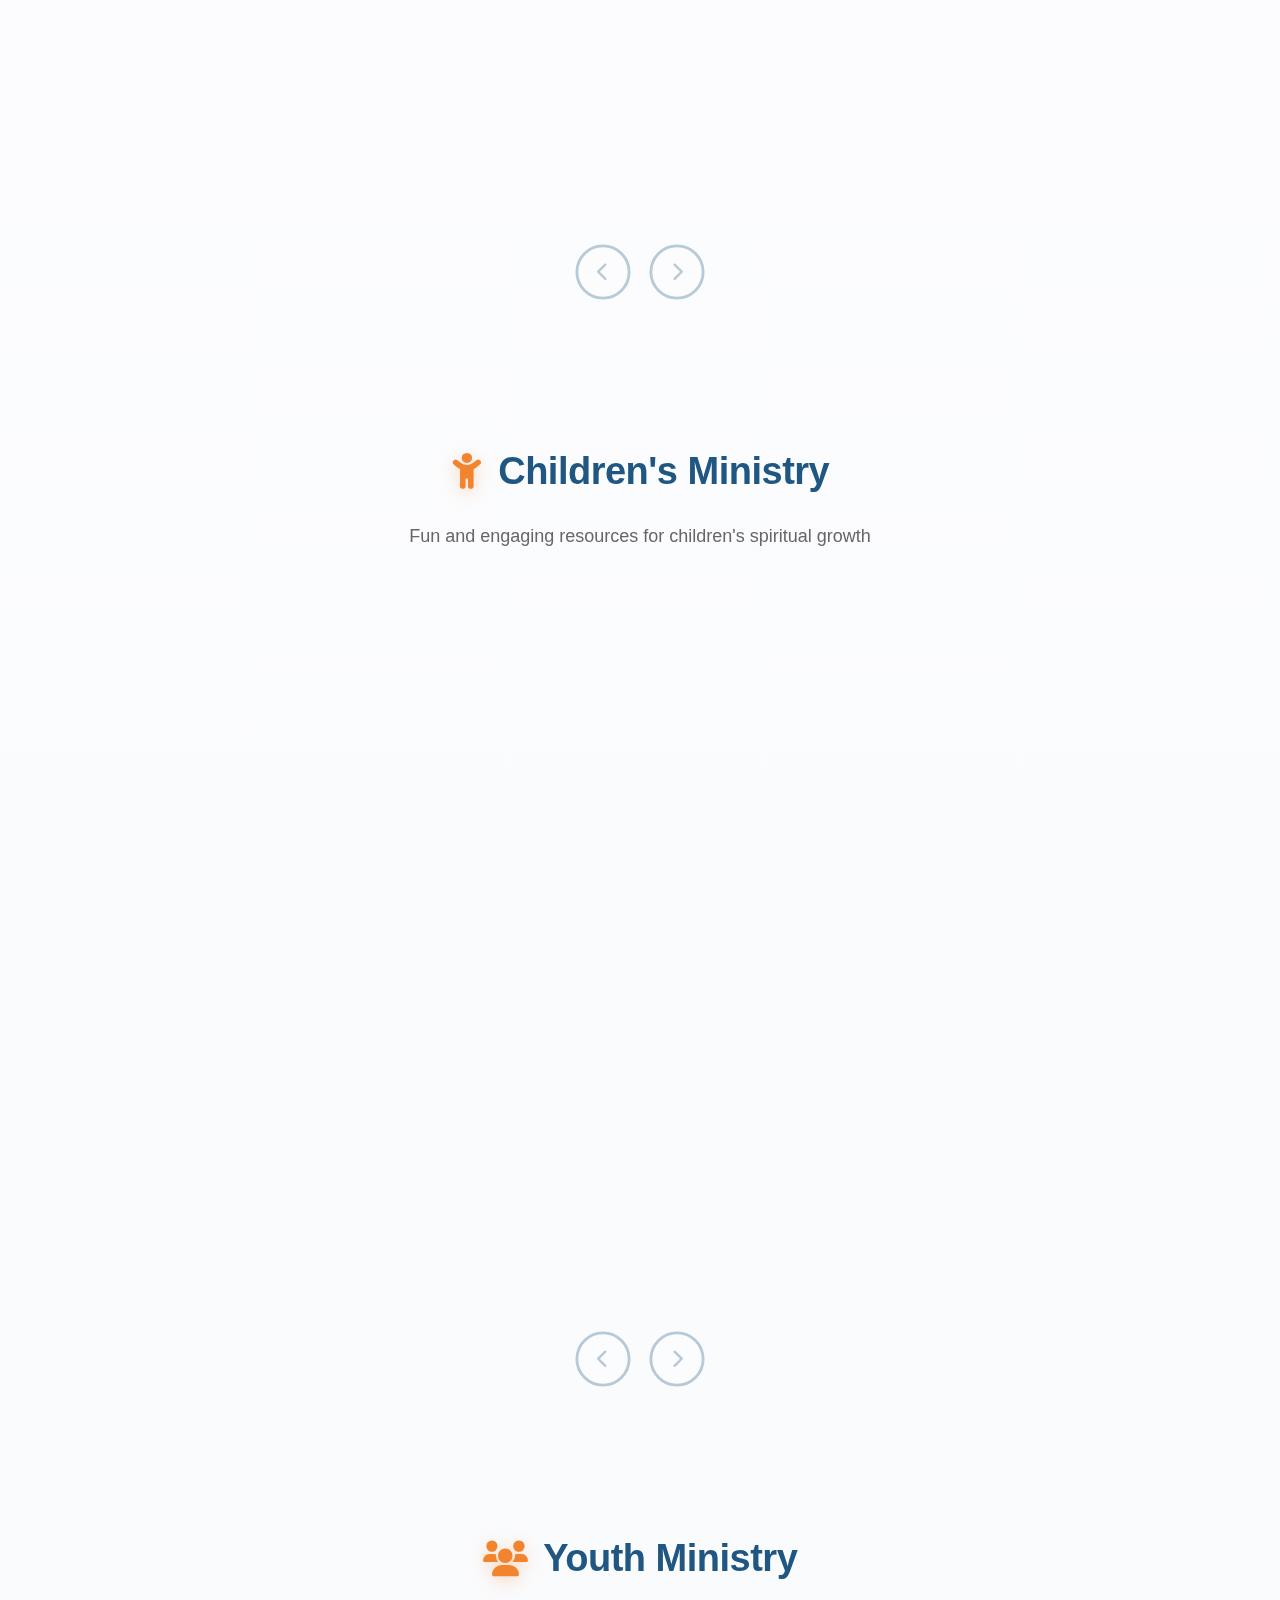
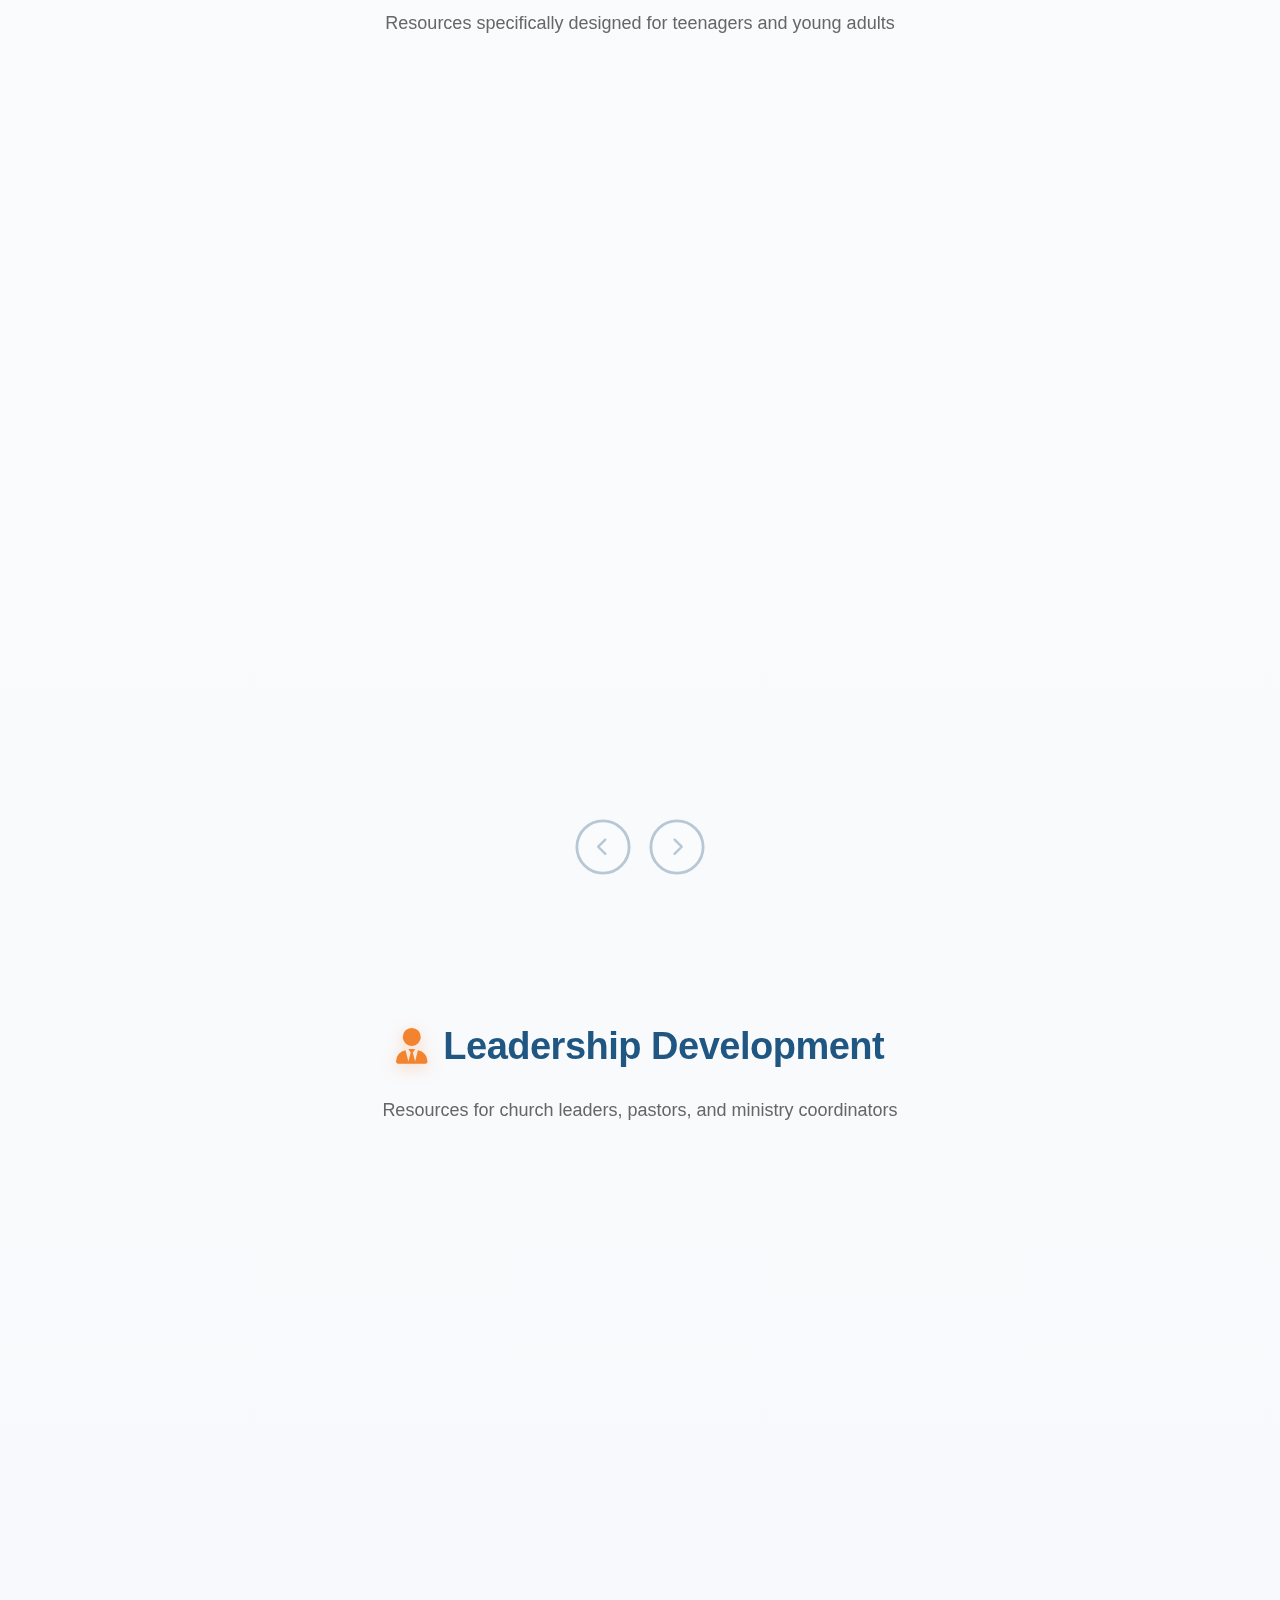
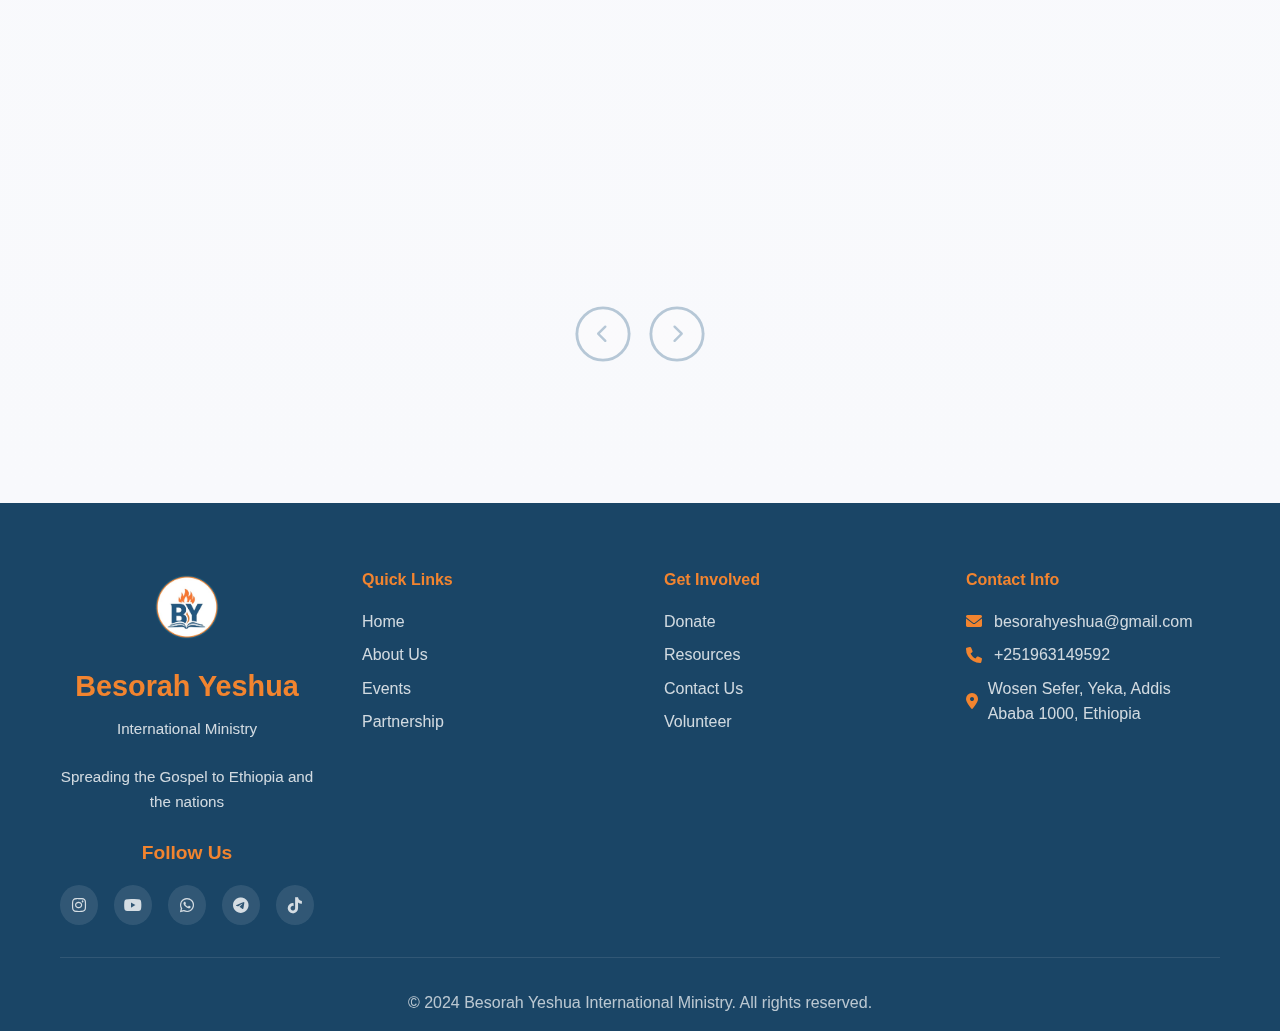
<file: resources.html>
<!DOCTYPE html>
<html lang="en">
<head>
    <meta charset="UTF-8">
    <meta name="viewport" content="width=device-width, initial-scale=1.0">
    <meta name="description" content="Download free ministry resources, Bible study materials, devotionals, and teaching materials from Besorah Yeshua International Ministry.">
    <title>Resources - Besorah Yeshua International Ministry</title>
    <link rel="stylesheet" href="styles/style.css">
    <link href="https://cdnjs.cloudflare.com/ajax/libs/font-awesome/6.0.0/css/all.min.css" rel="stylesheet">
    
    <link rel="icon" type="image/x-icon" href="images/favicon.ico">
    <link rel="apple-touch-icon" sizes="180x180" href="images/apple-touch-icon.png">
    <link rel="icon" type="image/png" sizes="32x32" href="images/favicon-32x32.png">
    <link rel="icon" type="image/png" sizes="16x16" href="images/favicon-16x16.png">
    
<style>
/* ===================================
   ENHANCED RESOURCES PAGE STYLES V2
   Modern, Beautiful & Highly Functional
   =================================== */

/* CSS Custom Properties for Easy Theming */
:root {
    --primary-blue: #205782;
    --primary-blue-dark: #1a4568;
    --primary-blue-light: #2c7ab5;
    --accent-orange: #f2842f;
    --accent-orange-light: #ff9f4d;
    --success-green: #28a745;
    --text-dark: #333;
    --text-medium: #666;
    --text-light: #999;
    --bg-light: #f8f9fc;
    --bg-white: #ffffff;
    --border-light: #e8eef3;
    --shadow-sm: 0 2px 8px rgba(0,0,0,0.05);
    --shadow-md: 0 8px 30px rgba(0,0,0,0.08);
    --shadow-lg: 0 20px 60px rgba(32, 87, 130, 0.15);
    --transition-base: 0.3s cubic-bezier(0.4, 0, 0.2, 1);
    --transition-smooth: 0.4s cubic-bezier(0.4, 0, 0.2, 1);
    --border-radius-sm: 12px;
    --border-radius-md: 20px;
    --border-radius-lg: 25px;
}

/* Hero Section - Enhanced with Better Gradient */
.resources-hero {
    background: linear-gradient(135deg, var(--primary-blue-dark) 0%, var(--primary-blue) 40%, var(--primary-blue-light) 100%);
    padding: 140px 20px 80px;
    text-align: center;
    color: white;
    margin-top: 80px;
    position: relative;
    overflow: hidden;
}

.resources-hero::before {
    content: '';
    position: absolute;
    inset: 0;
    background: 
        radial-gradient(circle at 20% 50%, rgba(242, 132, 47, 0.15) 0%, transparent 50%),
        radial-gradient(circle at 80% 50%, rgba(255, 255, 255, 0.08) 0%, transparent 50%);
    pointer-events: none;
    animation: gradientShift 15s ease infinite;
}

/* Floating shapes for visual interest */
.resources-hero::after {
    content: '';
    position: absolute;
    width: 400px;
    height: 400px;
    background: radial-gradient(circle, rgba(242, 132, 47, 0.1) 0%, transparent 70%);
    border-radius: 50%;
    top: -200px;
    right: -200px;
    animation: float 20s ease-in-out infinite;
}

@keyframes gradientShift {
    0%, 100% { opacity: 1; transform: translateY(0); }
    50% { opacity: 0.8; transform: translateY(-20px); }
}

@keyframes float {
    0%, 100% { transform: translate(0, 0) scale(1); }
    50% { transform: translate(-30px, 30px) scale(1.1); }
}

.resources-hero h1 {
    font-size: clamp(32px, 5vw, 52px);
    margin-bottom: 20px;
    font-weight: 800;
    letter-spacing: -1px;
    text-shadow: 0 4px 20px rgba(0, 0, 0, 0.3);
    animation: fadeInUp 0.8s ease;
    position: relative;
    z-index: 1;
}

.resources-hero p {
    font-size: clamp(16px, 2vw, 20px);
    opacity: 0.95;
    max-width: 700px;
    margin: 0 auto;
    line-height: 1.7;
    animation: fadeInUp 1s ease 0.2s backwards;
    text-shadow: 0 2px 10px rgba(0, 0, 0, 0.2);
    position: relative;
    z-index: 1;
}

@keyframes fadeInUp {
    from {
        opacity: 0;
        transform: translateY(40px);
    }
    to {
        opacity: 1;
        transform: translateY(0);
    }
}

/* Filter Section - Glass Morphism Effect */
.resources-filter {
    background: rgba(255, 255, 255, 0.95);
    backdrop-filter: blur(12px) saturate(180%);
    -webkit-backdrop-filter: blur(12px) saturate(180%);
    padding: 35px 0;
    box-shadow: var(--shadow-md);
    position: sticky;
    top: 80px;
    z-index: 100;
    transition: all var(--transition-base);
    border-bottom: 1px solid rgba(32, 87, 130, 0.08);
}

.resources-filter.scrolled {
    box-shadow: 0 6px 40px rgba(0,0,0,0.15);
    padding: 28px 0;
    background: rgba(255, 255, 255, 0.98);
}

.filter-container {
    max-width: 1200px;
    margin: 0 auto;
    padding: 0 20px;
}

.filter-title {
    color: var(--primary-blue);
    font-size: 15px;
    margin-bottom: 20px;
    font-weight: 700;
    text-align: center;
    text-transform: uppercase;
    letter-spacing: 2px;
    position: relative;
    display: inline-block;
    width: 100%;
}

.filter-title::after {
    content: '';
    position: absolute;
    bottom: -8px;
    left: 50%;
    transform: translateX(-50%);
    width: 60px;
    height: 3px;
    background: linear-gradient(90deg, var(--accent-orange), var(--accent-orange-light));
    border-radius: 2px;
}

.filter-buttons {
    display: flex;
    gap: 12px;
    flex-wrap: wrap;
    justify-content: center;
    align-items: center;
}

/* Enhanced Filter Buttons */
.filter-btn {
    padding: 12px 28px;
    border: 2px solid var(--border-light);
    background: var(--bg-white);
    color: var(--primary-blue);
    border-radius: 50px;
    cursor: pointer;
    font-size: 14px;
    font-weight: 600;
    transition: all var(--transition-base);
    white-space: nowrap;
    position: relative;
    overflow: hidden;
    box-shadow: var(--shadow-sm);
}

.filter-btn::before {
    content: '';
    position: absolute;
    top: 50%;
    left: 50%;
    width: 0;
    height: 0;
    border-radius: 50%;
    background: radial-gradient(circle, rgba(242, 132, 47, 0.15), transparent);
    transform: translate(-50%, -50%);
    transition: width 0.6s ease, height 0.6s ease;
}

.filter-btn:hover::before {
    width: 300px;
    height: 300px;
}

.filter-btn:hover {
    border-color: var(--accent-orange);
    color: var(--accent-orange);
    transform: translateY(-3px);
    box-shadow: 0 8px 25px rgba(242, 132, 47, 0.3);
}

.filter-btn.active {
    background: linear-gradient(135deg, var(--accent-orange) 0%, var(--accent-orange-light) 100%);
    border-color: var(--accent-orange);
    color: white;
    box-shadow: 0 6px 20px rgba(242, 132, 47, 0.4);
    transform: translateY(-2px);
}

.filter-btn.active::before {
    display: none;
}

/* Resources Section - Improved Spacing */
.resources-section {
    padding: 80px 0 100px;
    background: linear-gradient(to bottom, var(--bg-light) 0%, var(--bg-white) 50%, var(--bg-light) 100%);
    overflow: hidden;
    position: relative;
}

.resources-section::before {
    content: '';
    position: absolute;
    top: 0;
    left: 0;
    right: 0;
    height: 300px;
    background: linear-gradient(180deg, rgba(32, 87, 130, 0.03) 0%, transparent 100%);
    pointer-events: none;
}

.resources-container {
    max-width: 1400px;
    margin: 0 auto;
    padding: 0 20px;
    position: relative;
    z-index: 1;
}

.category-section {
    margin-bottom: 100px;
    animation: categoryFadeIn 0.6s ease;
}

.category-section:last-child {
    margin-bottom: 0;
}

@keyframes categoryFadeIn {
    from {
        opacity: 0;
        transform: translateY(30px);
    }
    to {
        opacity: 1;
        transform: translateY(0);
    }
}

.category-header {
    text-align: center;
    margin-bottom: 50px;
    position: relative;
}

.category-title {
    color: var(--primary-blue);
    font-size: clamp(28px, 4vw, 38px);
    margin-bottom: 18px;
    font-weight: 800;
    display: flex;
    align-items: center;
    justify-content: center;
    gap: 16px;
    letter-spacing: -0.5px;
    position: relative;
}

.category-title i {
    color: var(--accent-orange);
    font-size: clamp(28px, 3.5vw, 36px);
    animation: iconPulse 3s ease-in-out infinite;
    filter: drop-shadow(0 4px 8px rgba(242, 132, 47, 0.3));
}

@keyframes iconPulse {
    0%, 100% { transform: scale(1); }
    50% { transform: scale(1.15); }
}

.category-description {
    color: var(--text-medium);
    font-size: clamp(15px, 2vw, 18px);
    max-width: 750px;
    margin: 0 auto;
    line-height: 1.8;
    font-weight: 400;
}

/* Carousel - Smoother Scrolling */
.carousel-wrapper {
    position: relative;
    padding: 30px 0 40px;
}

.resources-carousel {
    display: flex;
    gap: 30px;
    overflow-x: auto;
    scroll-behavior: smooth;
    padding: 25px 10px 40px;
    scrollbar-width: thin;
    scrollbar-color: rgba(242, 132, 47, 0.4) transparent;
    cursor: grab;
    scroll-padding: 10px;
    scroll-snap-type: x proximity;
}

.resources-carousel:active {
    cursor: grabbing;
    scroll-snap-type: none;
}

.resources-carousel::-webkit-scrollbar {
    height: 10px;
}

.resources-carousel::-webkit-scrollbar-track {
    background: rgba(0, 0, 0, 0.03);
    margin: 0 50px;
    border-radius: 10px;
}

.resources-carousel::-webkit-scrollbar-thumb {
    background: rgba(242, 132, 47, 0.4);
    border-radius: 10px;
    transition: background var(--transition-base);
}

.resources-carousel::-webkit-scrollbar-thumb:hover {
    background: rgba(242, 132, 47, 0.7);
}

/* Resource Card - Premium Design with Better Shadows */
.resource-card {
    min-width: 360px;
    max-width: 360px;
    background: var(--bg-white);
    border-radius: var(--border-radius-md);
    overflow: hidden;
    box-shadow: var(--shadow-md);
    transition: all var(--transition-smooth);
    position: relative;
    flex-shrink: 0;
    border: 1px solid rgba(32, 87, 130, 0.08);
    scroll-snap-align: start;
    animation: cardSlideIn 0.5s ease backwards;
}

@keyframes cardSlideIn {
    from {
        opacity: 0;
        transform: translateY(30px) scale(0.95);
    }
    to {
        opacity: 1;
        transform: translateY(0) scale(1);
    }
}

.resource-card::before {
    content: '';
    position: absolute;
    top: 0;
    left: 0;
    right: 0;
    height: 5px;
    background: linear-gradient(90deg, var(--accent-orange), var(--accent-orange-light), var(--accent-orange));
    background-size: 200% 100%;
    animation: shimmer 4s linear infinite;
    opacity: 0;
    transition: opacity var(--transition-base);
}

@keyframes shimmer {
    0% { background-position: -200% 0; }
    100% { background-position: 200% 0; }
}

.resource-card:hover::before {
    opacity: 1;
}

.resource-card:hover {
    transform: translateY(-15px) scale(1.02);
    box-shadow: var(--shadow-lg);
    border-color: rgba(242, 132, 47, 0.2);
}

/* Card Header with Animated Background */
.resource-card-header {
    background: linear-gradient(135deg, var(--primary-blue) 0%, var(--primary-blue-light) 100%);
    padding: 45px 25px;
    text-align: center;
    position: relative;
    overflow: hidden;
}

.resource-card-header::after {
    content: '';
    position: absolute;
    top: -50%;
    right: -50%;
    width: 200%;
    height: 200%;
    background: radial-gradient(circle, rgba(255,255,255,0.15) 0%, transparent 70%);
    animation: rotate 25s linear infinite;
}

@keyframes rotate {
    from { transform: rotate(0deg); }
    to { transform: rotate(360deg); }
}

/* Enhanced Icon with Better Shadows */
.resource-icon {
    width: 90px;
    height: 90px;
    background: var(--bg-white);
    border-radius: 50%;
    display: flex;
    align-items: center;
    justify-content: center;
    margin: 0 auto 20px;
    box-shadow: 0 8px 25px rgba(0,0,0,0.2);
    position: relative;
    z-index: 1;
    transition: transform var(--transition-smooth), box-shadow var(--transition-smooth);
}

.resource-card:hover .resource-icon {
    transform: scale(1.15) rotate(8deg);
    box-shadow: 0 12px 35px rgba(242, 132, 47, 0.3);
}

.resource-icon i {
    font-size: 40px;
    color: var(--primary-blue);
    transition: all var(--transition-base);
}

.resource-card:hover .resource-icon i {
    color: var(--accent-orange);
    transform: scale(1.1);
}

/* Badge with Pulse Animation */
.resource-type-badge {
    position: absolute;
    top: 20px;
    right: 20px;
    background: linear-gradient(135deg, var(--accent-orange), var(--accent-orange-light));
    color: white;
    padding: 8px 18px;
    border-radius: 25px;
    font-size: 11px;
    font-weight: 700;
    text-transform: uppercase;
    letter-spacing: 1px;
    z-index: 2;
    box-shadow: 0 4px 15px rgba(242, 132, 47, 0.4);
    animation: badgePulse 2s ease-in-out infinite;
}

@keyframes badgePulse {
    0%, 100% { transform: scale(1); }
    50% { transform: scale(1.05); }
}

.resource-type-badge.free {
    background: linear-gradient(135deg, var(--success-green), #20c997);
    box-shadow: 0 4px 15px rgba(40, 167, 69, 0.4);
}

/* Card Body with Better Typography */
.resource-card-body {
    padding: 30px;
}

.resource-title {
    color: var(--primary-blue);
    font-size: 20px;
    margin-bottom: 15px;
    font-weight: 700;
    line-height: 1.4;
    min-height: 56px;
    transition: color var(--transition-base);
    display: -webkit-box;
    -webkit-line-clamp: 2;
    -webkit-box-orient: vertical;
    overflow: hidden;
}

.resource-card:hover .resource-title {
    color: var(--accent-orange);
}

.resource-description {
    color: var(--text-medium);
    font-size: 14px;
    line-height: 1.8;
    margin-bottom: 25px;
    min-height: 90px;
    display: -webkit-box;
    -webkit-line-clamp: 4;
    -webkit-box-orient: vertical;
    overflow: hidden;
}

.resource-meta {
    display: flex;
    gap: 20px;
    margin-bottom: 25px;
    font-size: 13px;
    color: var(--text-light);
    flex-wrap: wrap;
    padding: 18px 0;
    border-top: 2px solid #f5f5f5;
    border-bottom: 2px solid #f5f5f5;
}

.resource-meta-item {
    display: flex;
    align-items: center;
    gap: 8px;
    font-weight: 600;
}

.resource-meta-item i {
    color: var(--accent-orange);
    font-size: 15px;
}

/* Enhanced CTA Button */
.resource-actions {
    display: flex;
    gap: 12px;
}

.btn-download {
    flex: 1;
    padding: 16px 26px;
    background: linear-gradient(135deg, var(--primary-blue) 0%, var(--primary-blue-light) 100%);
    color: white;
    border: none;
    border-radius: var(--border-radius-sm);
    cursor: pointer;
    font-weight: 700;
    font-size: 14px;
    transition: all var(--transition-base);
    display: flex;
    align-items: center;
    justify-content: center;
    gap: 10px;
    text-decoration: none;
    box-shadow: 0 6px 20px rgba(32, 87, 130, 0.3);
    position: relative;
    overflow: hidden;
}

.btn-download::before {
    content: '';
    position: absolute;
    top: 0;
    left: -100%;
    width: 100%;
    height: 100%;
    background: linear-gradient(90deg, transparent, rgba(255,255,255,0.3), transparent);
    transition: left 0.6s ease;
}

.btn-download:hover::before {
    left: 100%;
}

.btn-download:hover {
    background: linear-gradient(135deg, var(--primary-blue-light) 0%, var(--primary-blue) 100%);
    transform: translateY(-3px);
    box-shadow: 0 10px 30px rgba(32, 87, 130, 0.4);
}

.btn-download:active {
    transform: translateY(-1px);
    box-shadow: 0 6px 20px rgba(32, 87, 130, 0.3);
}

/* Carousel Navigation - Improved Design */
.carousel-nav {
    display: flex;
    gap: 16px;
    justify-content: center;
    margin-top: 45px;
}

.carousel-btn {
    width: 58px;
    height: 58px;
    border-radius: 50%;
    border: 3px solid var(--primary-blue);
    background: var(--bg-white);
    color: var(--primary-blue);
    cursor: pointer;
    display: flex;
    align-items: center;
    justify-content: center;
    font-size: 20px;
    transition: all var(--transition-base);
    box-shadow: 0 6px 20px rgba(0,0,0,0.1);
    position: relative;
    overflow: hidden;
}

.carousel-btn::before {
    content: '';
    position: absolute;
    inset: 0;
    background: linear-gradient(135deg, var(--accent-orange), var(--accent-orange-light));
    opacity: 0;
    transition: opacity var(--transition-base);
    z-index: 0;
}

.carousel-btn i {
    position: relative;
    z-index: 1;
}

.carousel-btn:hover:not(:disabled)::before {
    opacity: 1;
}

.carousel-btn:hover:not(:disabled) {
    border-color: var(--accent-orange);
    color: white;
    transform: scale(1.2);
    box-shadow: 0 8px 30px rgba(242, 132, 47, 0.4);
}

.carousel-btn:disabled {
    opacity: 0.3;
    cursor: not-allowed;
    box-shadow: none;
    transform: scale(0.95);
}

/* Email Gate Modal - Modern Design */
.email-gate-modal {
    display: none;
    position: fixed;
    inset: 0;
    background: rgba(32, 87, 130, 0.97);
    backdrop-filter: blur(8px);
    -webkit-backdrop-filter: blur(8px);
    z-index: 10000;
    justify-content: center;
    align-items: center;
    animation: modalFadeIn 0.4s ease;
}

.email-gate-modal.active {
    display: flex;
}

@keyframes modalFadeIn {
    from { opacity: 0; }
    to { opacity: 1; }
}

.email-gate-content {
    background: var(--bg-white);
    padding: 60px 50px;
    border-radius: var(--border-radius-lg);
    max-width: 550px;
    width: 90%;
    position: relative;
    text-align: center;
    box-shadow: 0 30px 90px rgba(0, 0, 0, 0.5);
    animation: modalSlideUp 0.6s cubic-bezier(0.4, 0, 0.2, 1);
    max-height: 90vh;
    overflow-y: auto;
}

@keyframes modalSlideUp {
    from {
        transform: translateY(100px) scale(0.9);
        opacity: 0;
    }
    to {
        transform: translateY(0) scale(1);
        opacity: 1;
    }
}

.email-gate-close {
    position: absolute;
    top: 20px;
    right: 20px;
    background: #f5f5f5;
    border: none;
    font-size: 24px;
    cursor: pointer;
    color: var(--text-medium);
    width: 42px;
    height: 42px;
    display: flex;
    align-items: center;
    justify-content: center;
    border-radius: 50%;
    transition: all var(--transition-base);
    font-weight: 300;
}

.email-gate-close:hover {
    background: var(--accent-orange);
    color: white;
    transform: rotate(90deg) scale(1.1);
}

.email-gate-icon {
    width: 95px;
    height: 95px;
    background: linear-gradient(135deg, var(--primary-blue) 0%, var(--primary-blue-light) 100%);
    border-radius: 50%;
    display: flex;
    align-items: center;
    justify-content: center;
    margin: 0 auto 30px;
    box-shadow: 0 10px 35px rgba(32, 87, 130, 0.4);
    animation: iconBounce 2s ease-in-out infinite;
}

@keyframes iconBounce {
    0%, 100% { transform: translateY(0); }
    50% { transform: translateY(-12px); }
}

.email-gate-icon i {
    font-size: 42px;
    color: var(--accent-orange);
}

.email-gate-title {
    color: var(--primary-blue);
    font-size: clamp(24px, 3vw, 30px);
    margin-bottom: 18px;
    font-weight: 800;
    line-height: 1.3;
}

.email-gate-description {
    color: var(--text-medium);
    margin-bottom: 35px;
    line-height: 1.8;
    font-size: clamp(14px, 2vw, 16px);
}

.email-gate-form {
    display: flex;
    flex-direction: column;
    gap: 18px;
}

.email-gate-input {
    padding: 18px 24px;
    border: 2px solid var(--border-light);
    border-radius: 14px;
    font-size: 16px;
    transition: all var(--transition-base);
    font-family: inherit;
    background: var(--bg-light);
}

.email-gate-input:focus {
    border-color: var(--primary-blue);
    outline: none;
    box-shadow: 0 0 0 5px rgba(32, 87, 130, 0.08);
    transform: translateY(-2px);
    background: var(--bg-white);
}

.email-gate-submit {
    padding: 20px 40px;
    background: linear-gradient(135deg, var(--accent-orange) 0%, var(--accent-orange-light) 100%);
    color: white;
    border: none;
    border-radius: 14px;
    font-size: 17px;
    font-weight: 700;
    cursor: pointer;
    transition: all var(--transition-base);
    display: flex;
    align-items: center;
    justify-content: center;
    gap: 12px;
    box-shadow: 0 8px 30px rgba(242, 132, 47, 0.4);
    margin-top: 10px;
    position: relative;
    overflow: hidden;
}

.email-gate-submit::before {
    content: '';
    position: absolute;
    inset: 0;
    background: linear-gradient(135deg, var(--accent-orange-light), var(--accent-orange));
    opacity: 0;
    transition: opacity var(--transition-base);
}

.email-gate-submit:hover::before {
    opacity: 1;
}

.email-gate-submit:hover {
    transform: translateY(-4px);
    box-shadow: 0 12px 40px rgba(242, 132, 47, 0.5);
}

.email-gate-submit i,
.email-gate-submit span {
    position: relative;
    z-index: 1;
}

.email-gate-privacy {
    font-size: 13px;
    color: var(--text-light);
    margin-top: 15px;
    display: flex;
    align-items: center;
    justify-content: center;
    gap: 8px;
}

.download-success {
    display: none;
}

.download-success.show {
    display: block;
    animation: successFadeIn 0.5s ease;
}

@keyframes successFadeIn {
    from { opacity: 0; transform: scale(0.9); }
    to { opacity: 1; transform: scale(1); }
}

.download-success i {
    font-size: 75px;
    color: var(--success-green);
    margin-bottom: 25px;
    animation: successScale 0.7s cubic-bezier(0.4, 0, 0.2, 1);
}

@keyframes successScale {
    from { 
        transform: scale(0) rotate(-180deg);
        opacity: 0;
    }
    to { 
        transform: scale(1) rotate(0);
        opacity: 1;
    }
}

.download-success h4 {
    color: var(--primary-blue);
    font-size: 28px;
    margin-bottom: 12px;
    font-weight: 700;
}

.download-success p {
    color: var(--text-medium);
    font-size: 16px;
    line-height: 1.7;
}

/* ===================================
   RESPONSIVE DESIGN
   =================================== */

/* Large Tablets */
@media (max-width: 1200px) {
    .resources-container {
        padding: 0 30px;
    }
    
    .resource-card {
        min-width: 340px;
        max-width: 340px;
    }
}

/* Tablets */
@media (max-width: 1023px) {
    .resources-hero {
        padding: 120px 20px 60px;
        margin-top: 70px;
    }
    
    .resources-filter {
        top: 70px;
        padding: 30px 0;
    }
    
    .filter-btn {
        padding: 10px 22px;
        font-size: 13px;
    }
    
    .resource-card {
        min-width: 320px;
        max-width: 320px;
    }
    
    .resources-carousel {
        gap: 25px;
    }
    
    .email-gate-content {
        padding: 50px 40px;
    }
}

/* Small Tablets */
@media (max-width: 767px) {
    .resources-hero {
        padding: 100px 20px 50px;
        margin-top: 60px;
    }
    
    .resources-filter {
        top: 60px;
        padding: 25px 0;
    }
    
    .filter-container {
        padding: 0 15px;
    }
    
    .filter-title {
        font-size: 14px;
        margin-bottom: 15px;
    }
    
    .filter-buttons {
        gap: 10px;
        justify-content: flex-start;
        overflow-x: auto;
        padding: 10px 0;
        scrollbar-width: none;
        flex-wrap: nowrap;
        -webkit-overflow-scrolling: touch;
    }
    
    .filter-buttons::-webkit-scrollbar {
        display: none;
    }
    
    .filter-btn {
        padding: 9px 18px;
        font-size: 12px;
        flex-shrink: 0;
    }
    
    .resources-section {
        padding: 60px 0 80px;
    }
    
    .category-section {
        margin-bottom: 70px;
    }
    
    .category-title {
        flex-direction: column;
        gap: 10px;
    }
    
    .resource-card {
        min-width: 290px;
        max-width: 290px;
    }
    
    .resource-card-header {
        padding: 35px 20px;
    }
    
    .resource-icon {
        width: 80px;
        height: 80px;
    }
    
    .resource-icon i {
        font-size: 36px;
    }
    
    .resource-card-body {
        padding: 25px;
    }
    
    .carousel-nav {
        margin-top: 35px;
    }
    
    .carousel-btn {
        width: 52px;
        height: 52px;
        font-size: 18px;
    }
    
    .email-gate-content {
        padding: 45px 35px;
    }

    /* Touch targets for mobile */
    .menu-toggle, .hamburger, .nav-toggle {
        min-height: 44px;
        min-width: 44px;
        padding: 12px;
        -webkit-tap-highlight-color: transparent;
        touch-action: manipulation;
    }
    
    .mobile-menu a, .nav-menu a, 
    .mobile-menu button, .nav-menu button {
        min-height: 44px;
        padding: 12px 16px;
        display: flex;
        align-items: center;
    }
    
    button:active, .btn:active, a:active {
        opacity: 0.7;
        transform: scale(0.98);
    }
}

/* Mobile Devices */
@media (max-width: 639px) {
    .resources-hero {
        padding: 90px 20px 45px;
    }
    
    .filter-title {
        font-size: 13px;
        margin-bottom: 12px;
    }
    
    .filter-buttons {
        gap: 8px;
        padding: 8px 0;
    }
    
    .filter-btn {
        padding: 8px 16px;
        font-size: 11px;
    }
    
    .resource-card {
        min-width: 270px;
        max-width: 270px;
    }
    
    .resources-carousel {
        gap: 20px;
        padding: 20px 8px 35px;
    }
    
    .resource-card-header {
        padding: 30px 18px;
    }
    
    .resource-icon {
        width: 70px;
        height: 70px;
    }
    
    .resource-icon i {
        font-size: 32px;
    }
    
    .resource-type-badge {
        font-size: 10px;
        padding: 6px 14px;
    }
    
    .resource-card-body {
        padding: 22px;
    }
    
    .resource-title {
        font-size: 18px;
        min-height: 50px;
    }
    
    .resource-description {
        font-size: 13px;
        min-height: 80px;
    }
    
    .resource-meta {
        font-size: 12px;
        gap: 15px;
    }
    
    .btn-download {
        padding: 14px 18px;
        font-size: 13px;
    }
    
    .carousel-btn {
        width: 48px;
        height: 48px;
        font-size: 16px;
    }
    
    .email-gate-content {
        padding: 40px 30px;
    }
    
    .email-gate-icon {
        width: 80px;
        height: 80px;
    }
    
    .email-gate-icon i {
        font-size: 36px;
    }
    
    .email-gate-input {
        padding: 16px 20px;
        font-size: 15px;
    }
    
    .email-gate-submit {
        padding: 18px 32px;
        font-size: 15px;
    }
}

/* Small Mobile */
@media (max-width: 479px) {
    .resources-hero {
        padding: 80px 15px 40px;
    }
    
    .resources-filter {
        padding: 20px 0;
    }
    
    .filter-container {
        padding: 0 10px;
    }
    
    .filter-title {
        font-size: 12px;
        margin-bottom: 10px;
    }
    
    .filter-buttons {
        gap: 6px;
        padding: 6px 0;
    }
    
    .filter-btn {
        padding: 7px 14px;
        font-size: 10px;
    }
    
    .resources-section {
        padding: 50px 0 70px;
    }
    
    .resources-container {
        padding: 0 10px;
    }
    
    .category-section {
        margin-bottom: 60px;
    }
    
    .resource-card {
        min-width: 250px;
        max-width: 250px;
    }
    
    .resources-carousel {
        gap: 15px;
    }
    
    .resource-card-header {
        padding: 25px 15px;
    }
    
    .resource-icon {
        width: 65px;
        height: 65px;
        margin-bottom: 15px;
    }
    
    .resource-icon i {
        font-size: 30px;
    }
    
    .resource-type-badge {
        top: 15px;
        right: 15px;
        font-size: 9px;
        padding: 5px 12px;
    }
    
    .resource-card-body {
        padding: 20px;
    }
    
    .resource-title {
        font-size: 17px;
        min-height: 48px;
        margin-bottom: 12px;
    }
    
    .resource-description {
        font-size: 12px;
        min-height: 75px;
        margin-bottom: 20px;
    }
    
    .resource-meta {
        font-size: 11px;
        gap: 12px;
        padding: 15px 0;
    }
    
    .btn-download {
        padding: 13px 16px;
        font-size: 12px;
        gap: 8px;
    }
    
    .carousel-nav {
        margin-top: 30px;
        gap: 12px;
    }
    
    .carousel-btn {
        width: 44px;
        height: 44px;
        font-size: 15px;
        border-width: 2px;
    }
    
    .email-gate-content {
        padding: 35px 25px;
        width: 95%;
    }
    
    .email-gate-icon {
        width: 75px;
        height: 75px;
        margin-bottom: 25px;
    }
    
    .email-gate-icon i {
        font-size: 34px;
    }
    
    .email-gate-input {
        padding: 15px 18px;
        font-size: 14px;
    }
    
    .email-gate-submit {
        padding: 16px 28px;
        font-size: 14px;
    }
}

/* Extra Small Mobile */
@media (max-width: 359px) {
    .filter-buttons {
        gap: 5px;
    }
    
    .filter-btn {
        padding: 6px 12px;
        font-size: 9px;
    }
    
    .filter-title {
        font-size: 11px;
    }
    
    .resource-card {
        min-width: 240px;
        max-width: 240px;
    }
    
    .resource-card-header {
        padding: 22px 12px;
    }
    
    .resource-icon {
        width: 60px;
        height: 60px;
    }
    
    .resource-icon i {
        font-size: 28px;
    }
    
    .resource-card-body {
        padding: 18px;
    }
    
    .resource-title {
        font-size: 16px;
        min-height: 45px;
    }
    
    .resource-description {
        font-size: 11px;
        min-height: 70px;
    }
    
    .carousel-btn {
        width: 40px;
        height: 40px;
        font-size: 14px;
    }
}

/* Landscape Orientation */
@media (max-height: 600px) and (orientation: landscape) {
    .resources-hero {
        padding: 100px 20px 40px;
    }
    
    .email-gate-content {
        max-height: 85vh;
        padding: 30px 25px;
    }
    
    .email-gate-icon {
        width: 65px;
        height: 65px;
        margin-bottom: 15px;
        animation: none;
    }
    
    .email-gate-title {
        margin-bottom: 10px;
    }
    
    .email-gate-description {
        margin-bottom: 20px;
    }
    
    .email-gate-form {
        gap: 15px;
    }
}

/* Touch Device Optimizations */
@media (hover: none) and (pointer: coarse) {
    .filter-btn:hover {
        transform: none;
        box-shadow: var(--shadow-sm);
    }
    
    .filter-btn:active {
        transform: scale(0.97);
    }
    
    .resource-card:hover {
        transform: translateY(0) scale(1);
    }
    
    .resource-card:active {
        transform: translateY(-5px) scale(0.98);
    }
    
    .btn-download:hover {
        transform: none;
    }
    
    .btn-download:active {
        transform: scale(0.97);
    }
    
    .carousel-btn:hover:not(:disabled) {
        transform: scale(1);
    }
    
    .carousel-btn:active:not(:disabled) {
        transform: scale(0.95);
    }
}

/* Prevent zoom on double-tap */
button, .btn, a, [role="button"],
input, select, textarea {
    touch-action: manipulation;
}

/* Smooth Scrolling */
html {
    scroll-behavior: smooth;
}

/* Selection Colors */
::selection {
    background: var(--accent-orange);
    color: white;
}

::-moz-selection {
    background: var(--accent-orange);
    color: white;
}

/* Focus Visible for Accessibility */
*:focus-visible {
    outline: 3px solid var(--accent-orange);
    outline-offset: 2px;
}

/* Reduced Motion for Accessibility */
@media (prefers-reduced-motion: reduce) {
    *,
    *::before,
    *::after {
        animation-duration: 0.01ms !important;
        animation-iteration-count: 1 !important;
        transition-duration: 0.01ms !important;
    }
    
    .resources-carousel {
        scroll-behavior: auto;
    }
    
    html {
        scroll-behavior: auto;
    }
}

/* High Contrast Mode Support */
@media (prefers-contrast: high) {
    .filter-btn {
        border-width: 3px;
    }
    
    .resource-card {
        border-width: 2px;
        border-color: var(--primary-blue);
    }
    
    .btn-download {
        border: 2px solid white;
    }
}

/* Dark Mode Support */
@media (prefers-color-scheme: dark) {
    :root {
        --bg-white: #1a1a1a;
        --bg-light: #252525;
        --text-dark: #e0e0e0;
        --text-medium: #b0b0b0;
        --text-light: #808080;
        --border-light: #444;
    }
    
    .resources-filter {
        background: rgba(30, 30, 30, 0.95);
        border-bottom-color: rgba(255, 255, 255, 0.1);
    }
    
    .filter-title {
        color: #fff;
    }
    
    .filter-btn {
        background: #2a2a2a;
        color: #fff;
        border-color: #444;
    }
    
    .filter-btn:hover {
        border-color: var(--accent-orange);
        color: var(--accent-orange);
        background: #2a2a2a;
    }
    
    .filter-btn.active {
        background: linear-gradient(135deg, var(--accent-orange) 0%, var(--accent-orange-light) 100%);
        color: white;
    }
    
    .resource-card {
        background: #1a1a1a;
        border-color: #333;
    }
    
    .category-title {
        color: #fff;
    }
    
    .resource-title {
        color: #fff;
    }
    
    .email-gate-content {
        background: #1a1a1a;
    }
    
    .email-gate-title {
        color: #fff;
    }
    
    .email-gate-input {
        background: #252525;
        border-color: #444;
        color: #fff;
    }
    
    .email-gate-input:focus {
        background: #2a2a2a;
    }
}

/* Print Styles */
@media print {
    .resources-filter,
    .carousel-nav,
    .email-gate-modal {
        display: none !important;
    }
    
    .resource-card {
        break-inside: avoid;
        page-break-inside: avoid;
    }
    
    .resources-carousel {
        display: block;
    }
    
    .resource-card {
        box-shadow: none;
        border: 1px solid #ddd;
    }
}

/* Loading State */
.resource-card.loading {
    opacity: 0.5;
    pointer-events: none;
}

.resource-card.loading::after {
    content: '';
    position: absolute;
    inset: 0;
    background: linear-gradient(90deg, transparent, rgba(255,255,255,0.5), transparent);
    animation: shimmer 1.5s infinite;
}

/* Error State */
.resource-card.error {
    border-color: #dc3545;
    opacity: 0.7;
}

.resource-card.error::before {
    background: linear-gradient(90deg, #dc3545, #c82333, #dc3545);
    opacity: 1;
}

/* Success Feedback */
.btn-download.success {
    background: linear-gradient(135deg, var(--success-green), #20c997) !important;
    pointer-events: none;
}

.btn-download.success i::before {
    content: '\f00c';
    font-family: 'Font Awesome 5 Free';
    font-weight: 900;
}

/* Empty State */
.resources-empty {
    text-align: center;
    padding: 80px 20px;
    color: var(--text-medium);
}

.resources-empty i {
    font-size: 64px;
    color: var(--text-light);
    margin-bottom: 20px;
    opacity: 0.5;
}

.resources-empty h3 {
    font-size: 24px;
    margin-bottom: 10px;
    color: var(--text-dark);
}

.resources-empty p {
    font-size: 16px;
    line-height: 1.6;
}

/* Skeleton Loading */
.skeleton {
    background: linear-gradient(90deg, #f0f0f0 25%, #e0e0e0 50%, #f0f0f0 75%);
    background-size: 200% 100%;
    animation: skeleton-loading 1.5s ease-in-out infinite;
}

@keyframes skeleton-loading {
    0% { background-position: 200% 0; }
    100% { background-position: -200% 0; }
}

.resource-card.skeleton .resource-title,
.resource-card.skeleton .resource-description {
    background: linear-gradient(90deg, #f0f0f0 25%, #e0e0e0 50%, #f0f0f0 75%);
    background-size: 200% 100%;
    animation: skeleton-loading 1.5s ease-in-out infinite;
    color: transparent;
    border-radius: 4px;
}

/* Scroll to Top Button */
.scroll-to-top {
    position: fixed;
    bottom: 30px;
    right: 30px;
    width: 50px;
    height: 50px;
    background: linear-gradient(135deg, var(--accent-orange), var(--accent-orange-light));
    color: white;
    border: none;
    border-radius: 50%;
    cursor: pointer;
    display: flex;
    align-items: center;
    justify-content: center;
    font-size: 20px;
    box-shadow: 0 6px 20px rgba(242, 132, 47, 0.4);
    opacity: 0;
    visibility: hidden;
    transition: all var(--transition-base);
    z-index: 999;
}

.scroll-to-top.visible {
    opacity: 1;
    visibility: visible;
}

.scroll-to-top:hover {
    transform: translateY(-5px);
    box-shadow: 0 10px 30px rgba(242, 132, 47, 0.5);
}

/* Mobile Menu Touch Improvements */
.mobile-menu, .nav-menu {
    -webkit-overflow-scrolling: touch;
    overscroll-behavior: contain;
}

/* Improved Focus States for Keyboard Navigation */
.filter-btn:focus-visible,
.carousel-btn:focus-visible,
.btn-download:focus-visible {
    outline: 3px solid var(--accent-orange);
    outline-offset: 3px;
}

/* Better Visual Hierarchy */
.resource-card-header h3 {
    color: white;
    font-size: 16px;
    font-weight: 600;
    margin-top: 10px;
}

/* Improved Readability */
.resource-description {
    text-align: left;
}

/* Better Spacing for Meta Items */
.resource-meta-item:not(:last-child) {
    position: relative;
}

.resource-meta-item:not(:last-child)::after {
    content: '•';
    position: absolute;
    right: -12px;
    color: var(--border-light);
}

/* Enhanced Modal Backdrop */
.email-gate-modal::before {
    content: '';
    position: absolute;
    inset: 0;
    background: radial-gradient(circle at center, rgba(242, 132, 47, 0.1) 0%, transparent 70%);
    animation: backdropPulse 4s ease-in-out infinite;
}

@keyframes backdropPulse {
    0%, 100% { opacity: 0.5; }
    50% { opacity: 1; }
}  
    
    
</style>
</head>
<body>
    <!-- Header -->
    <header>
        <nav class="navbar">
            <div class="nav-container">
                <div class="nav-logo">
                    <a href="index.html">
                        <img src="images/logo.png" alt="Besorah Yeshua International Ministry" class="logo">
                        <span class="logo-text">Besorah Yeshua</span>
                    </a>
                </div>               
                <ul class="nav-menu">
                    <li class="nav-item">
                        <a href="index.html" class="nav-link">Home</a>
                    </li>
                    <li class="nav-item">
                        <a href="about.html" class="nav-link">About</a>
                    </li>
                    <li class="nav-item">
                        <a href="events.html" class="nav-link">Events</a>
                    </li>
                    <li class="nav-item">
                        <a href="partnership.html" class="nav-link">Partnership</a>
                    </li>
                    <li class="nav-item">
                        <a href="resources.html" class="nav-link active">Resources</a>
                    </li>
                    <li class="nav-item">
                        <a href="contact.html" class="nav-link">Contact</a>
                    </li>
                </ul>
                <a href="donate.html" class="btn btn-donate">Donate</a>
                <div class="hamburger">
                    <span class="bar"></span>
                    <span class="bar"></span>
                    <span class="bar"></span>
                </div>
            </div>
        </nav>
    </header>

    <!-- Hero Section -->
    <section class="resources-hero">
        <div class="container">
            <h1>Ministry Resources</h1>
            <p>Download free Bible study materials, devotionals, and teaching resources to strengthen your faith journey</p>
        </div>
    </section>

    <!-- Filter Section -->
    <section class="resources-filter">
        <div class="filter-container">
            <div class="filter-title">Filter by Category:</div>
            <div class="filter-buttons">
                <button class="filter-btn active" data-category="all">All Resources</button>
                <button class="filter-btn" data-category="bible-study">Bible Studies</button>
                <button class="filter-btn" data-category="devotionals">Devotionals</button>
                <button class="filter-btn" data-category="teaching">Teaching Materials</button>
                <button class="filter-btn" data-category="prayer">Prayer Guides</button>
                <button class="filter-btn" data-category="evangelism">Evangelism Tools</button>
                <button class="filter-btn" data-category="ebooks">E-Books</button>
                <button class="filter-btn" data-category="graphics">Graphics</button>
                <button class="filter-btn" data-category="audio">Audio</button>
                <button class="filter-btn" data-category="videos">Videos</button>
                <button class="filter-btn" data-category="printables">Printables</button>
                <button class="filter-btn" data-category="children">Children</button>
                <button class="filter-btn" data-category="youth">Youth</button>
                <button class="filter-btn" data-category="leadership">Leadership</button>
            </div>
        </div>
    </section>

    <!-- Resources Section -->
    <section class="resources-section">
        <div class="resources-container">
            
            <!-- Bible Study Resources -->
            <div class="category-section" data-category="bible-study">
                <div class="category-header">
                    <h2 class="category-title">
                        <i class="fas fa-book-open"></i>
                        Bible Study Materials
                    </h2>
                    <p class="category-description">In-depth studies to deepen your understanding of Scripture</p>
                </div>
                
                <div class="carousel-wrapper">
                    <div class="resources-carousel">

                <!-- Resource Card 1 -->
                <div class="resource-card">
                    <div class="resource-card-header">
                        <span class="resource-type-badge free">Free</span>
                        <div class="resource-icon">
                            <i class="fas fa-book-bible"></i>
                        </div>
                    </div>
                    <div class="resource-card-body">
                        <h3 class="resource-title">Growing in Christ</h3>
                        <p class="resource-description">A 5-lesson BibleKeys study to help believers grow in faith, righteousness, identity in Christ, and life in the Holy Spirit.</p>
                        <div class="resource-meta">
                            <div class="resource-meta-item">
                                <i class="fas fa-file-pdf"></i>
                                <span>PDF</span>
                            </div>
                            <div class="resource-meta-item">
                                <i class="fas fa-download"></i>
                                <span>2,042 downloads</span>
                            </div>
                        </div>
                        <div class="resource-actions">
                            <a href="/mnt/data/Growing in christ.pdf" class="btn-download" onclick="downloadFree(event, 'Growing in Christ')">
                                <i class="fas fa-download"></i>
                                <span>Download Free</span>
                            </a>
                        </div>
                    </div>
                </div>
                
                <!-- Resource Card 2 -->
                <div class="resource-card">
                    <div class="resource-card-header">
                        <span class="resource-type-badge">Email Required</span>
                        <div class="resource-icon">
                            <i class="fas fa-dove"></i>
                        </div>
                    </div>
                    <div class="resource-card-body">
                        <h3 class="resource-title">The Church and the Holy Spirit</h3>
                        <p class="resource-description">A 3-lesson study exploring how the Holy Spirit empowers the church, the gifts of the Spirit, and hearing God’s voice in everyday life.</p>
                        <div class="resource-meta">
                            <div class="resource-meta-item">
                                <i class="fas fa-file-pdf"></i>
                                <span>PDF</span>
                            </div>
                            <div class="resource-meta-item">
                                <i class="fas fa-download"></i>
                                <span>1,587 downloads</span>
                            </div>
                        </div>
                        <div class="resource-actions">
                            <button class="btn-download" onclick="openEmailGate('The Church and the Holy Spirit', 'The church and Holy Spirit.pdf')">
                                <i class="fas fa-envelope"></i>
                                <span>Get Access</span>
                            </button>
                        </div>
                    </div>
                </div>

                        <!-- Resource Card 3 -->
                        <div class="resource-card">
                            <div class="resource-card-header">
                                <span class="resource-type-badge free">Free</span>
                                <div class="resource-icon">
                                    <i class="fas fa-praying-hands"></i>
                                </div>
                            </div>
                            <div class="resource-card-body">
                                <h3 class="resource-title">Psalms of Worship</h3>
                                <p class="resource-description">A curated collection of worship Psalms with devotional reflections and prayer prompts for personal or group use.</p>
                                <div class="resource-meta">
                                    <div class="resource-meta-item">
                                        <i class="fas fa-file-pdf"></i>
                                        <span>PDF</span>
                                    </div>
                                    <div class="resource-meta-item">
                                        <i class="fas fa-download"></i>
                                        <span>2,103 downloads</span>
                                    </div>
                                </div>
                                <div class="resource-actions">
                                    <a href="#" class="btn-download" onclick="downloadFree(event, 'Psalms of Worship')">
                                        <i class="fas fa-download"></i>
                                        <span>Download Free</span>
                                    </a>
                                </div>
                            </div>
                        </div>

                        <!-- Resource Card 4 -->
                        <div class="resource-card">
                            <div class="resource-card-header">
                                <span class="resource-type-badge">Email Required</span>
                                <div class="resource-icon">
                                    <i class="fas fa-cross"></i>
                                </div>
                            </div>
                            <div class="resource-card-body">
                                <h3 class="resource-title">Gospel Harmony Study</h3>
                                <p class="resource-description">Compare and contrast the four Gospels to understand the complete picture of Jesus' life and ministry.</p>
                                <div class="resource-meta">
                                    <div class="resource-meta-item">
                                        <i class="fas fa-file-pdf"></i>
                                        <span>PDF</span>
                                    </div>
                                    <div class="resource-meta-item">
                                        <i class="fas fa-download"></i>
                                        <span>723 downloads</span>
                                    </div>
                                </div>
                                <div class="resource-actions">
                                    <button class="btn-download" onclick="openEmailGate('Gospel Harmony Study', 'Gospel-Harmony.pdf')">
                                        <i class="fas fa-envelope"></i>
                                        <span>Get Access</span>
                                    </button>
                                </div>
                            </div>
                        </div>
                    </div>
                    
                    <!-- Carousel Navigation -->
                    <div class="carousel-nav">
                        <button class="carousel-btn prev" aria-label="Previous">
                            <i class="fas fa-chevron-left"></i>
                        </button>
                        <button class="carousel-btn next" aria-label="Next">
                            <i class="fas fa-chevron-right"></i>
                        </button>
                    </div>
                </div>
            </div>

            <!-- Devotionals -->
            <div class="category-section" data-category="devotionals">
                <div class="category-header">
                    <h2 class="category-title">
                        <i class="fas fa-heart"></i>
                        Daily Devotionals
                    </h2>
                    <p class="category-description">Inspire your daily walk with God through these devotional guides</p>
                </div>
                
                <div class="carousel-wrapper">
                    <div class="resources-carousel">
                        <!-- Resource Card 1 -->
                        <div class="resource-card">
                            <div class="resource-card-header">
                                <span class="resource-type-badge">Email Required</span>
                                <div class="resource-icon">
                                    <i class="fas fa-sun"></i>
                                </div>
                            </div>
                            <div class="resource-card-body">
                                <h3 class="resource-title">30 Days with Jesus</h3>
                                <p class="resource-description">A month-long devotional journey through the life and teachings of Jesus Christ with daily reflections and prayers.</p>
                                <div class="resource-meta">
                                    <div class="resource-meta-item">
                                        <i class="fas fa-file-pdf"></i>
                                        <span>PDF</span>
                                    </div>
                                    <div class="resource-meta-item">
                                        <i class="fas fa-download"></i>
                                        <span>1,567 downloads</span>
                                    </div>
                                </div>
                                <div class="resource-actions">
                                    <button class="btn-download" onclick="openEmailGate('30 Days with Jesus', '30-Days-Jesus.pdf')">
                                        <i class="fas fa-envelope"></i>
                                        <span>Get Access</span>
                                    </button>
                                </div>
                            </div>
                        </div>

                        <!-- Resource Card 2 -->
                        <div class="resource-card">
                            <div class="resource-card-header">
                                <span class="resource-type-badge free">Free</span>
                                <div class="resource-icon">
                                    <i class="fas fa-star"></i>
                                </div>
                            </div>
                            <div class="resource-card-body">
                                <h3 class="resource-title">Morning Grace Devotional</h3>
                                <p class="resource-description">Start your day with God through these inspiring morning devotions featuring Scripture, meditation, and prayer.</p>
                                <div class="resource-meta">
                                    <div class="resource-meta-item">
                                        <i class="fas fa-file-pdf"></i>
                                        <span>PDF</span>
                                    </div>
                                    <div class="resource-meta-item">
                                        <i class="fas fa-download"></i>
                                        <span>3,421 downloads</span>
                                    </div>
                                </div>
                                <div class="resource-actions">
                                    <a href="#" class="btn-download" onclick="downloadFree(event, 'Morning Grace Devotional')">
                                        <i class="fas fa-download"></i>
                                        <span>Download Free</span>
                                    </a>
                                </div>
                            </div>
                        </div>

                        <!-- Resource Card 3 -->
                        <div class="resource-card">
                            <div class="resource-card-header">
                                <span class="resource-type-badge free">Free</span>
                                <div class="resource-icon">
                                    <i class="fas fa-moon"></i>
                                </div>
                            </div>
                            <div class="resource-card-body">
                                <h3 class="resource-title">Evening Reflections</h3>
                                <p class="resource-description">End your day with peace and gratitude through these evening devotionals with Scripture and prayer.</p>
                                <div class="resource-meta">
                                    <div class="resource-meta-item">
                                        <i class="fas fa-file-pdf"></i>
                                        <span>PDF</span>
                                    </div>
                                    <div class="resource-meta-item">
                                        <i class="fas fa-download"></i>
                                        <span>2,189 downloads</span>
                                    </div>
                                </div>
                                <div class="resource-actions">
                                    <a href="#" class="btn-download" onclick="downloadFree(event, 'Evening Reflections')">
                                        <i class="fas fa-download"></i>
                                        <span>Download Free</span>
                                    </a>
                                </div>
                            </div>
                        </div>
                    </div>
                    
                    <div class="carousel-nav">
                        <button class="carousel-btn prev" aria-label="Previous">
                            <i class="fas fa-chevron-left"></i>
                        </button>
                        <button class="carousel-btn next" aria-label="Next">
                            <i class="fas fa-chevron-right"></i>
                        </button>
                    </div>
                </div>
            </div>

            <!-- Teaching Materials -->
            <div class="category-section" data-category="teaching">
                <div class="category-header">
                    <h2 class="category-title">
                        <i class="fas fa-chalkboard-teacher"></i>
                        Teaching Materials
                    </h2>
                    <p class="category-description">Resources for Sunday School, small groups, and ministry leaders</p>
                </div>
                
                <div class="carousel-wrapper">
                    <div class="resources-carousel">
                        <!-- Resource Card 1 -->
                        <div class="resource-card">
                            <div class="resource-card-header">
                                <span class="resource-type-badge">Email Required</span>
                                <div class="resource-icon">
                                    <i class="fas fa-users"></i>
                                </div>
                            </div>
                            <div class="resource-card-body">
                                <h3 class="resource-title">Small Group Leader Guide</h3>
                                <p class="resource-description">Complete guide for leading effective small groups including facilitation tips, discussion questions, and activity ideas.</p>
                                <div class="resource-meta">
                                    <div class="resource-meta-item">
                                        <i class="fas fa-file-pdf"></i>
                                        <span>PDF</span>
                                    </div>
                                    <div class="resource-meta-item">
                                        <i class="fas fa-download"></i>
                                        <span>654 downloads</span>
                                    </div>
                                </div>
                                <div class="resource-actions">
                                    <button class="btn-download" onclick="openEmailGate('Small Group Leader Guide', 'Small-Group-Guide.pdf')">
                                        <i class="fas fa-envelope"></i>
                                        <span>Get Access</span>
                                    </button>
                                </div>
                            </div>
                        </div>

                        <!-- Resource Card 2 -->
                        <div class="resource-card">
                            <div class="resource-card-header">
                                <span class="resource-type-badge free">Free</span>
                                <div class="resource-icon">
                                    <i class="fas fa-child"></i>
                                </div>
                            </div>
                            <div class="resource-card-body">
                                <h3 class="resource-title">Children's Ministry Toolkit</h3>
                                <p class="resource-description">Fun and engaging activities, crafts, and lesson plans for children's ministry and Sunday School programs.</p>
                                <div class="resource-meta">
                                    <div class="resource-meta-item">
                                        <i class="fas fa-file-pdf"></i>
                                        <span>PDF</span>
                                    </div>
                                    <div class="resource-meta-item">
                                        <i class="fas fa-download"></i>
                                        <span>2,891 downloads</span>
                                    </div>
                                </div>
                                <div class="resource-actions">
                                    <a href="#" class="btn-download" onclick="downloadFree(event, 'Children\'s Ministry Toolkit')">
                                        <i class="fas fa-download"></i>
                                        <span>Download Free</span>
                                    </a>
                                </div>
                            </div>
                        </div>

                        <!-- Resource Card 3 -->
                        <div class="resource-card">
                            <div class="resource-card-header">
                                <span class="resource-type-badge">Email Required</span>
                                <div class="resource-icon">
                                    <i class="fas fa-graduation-cap"></i>
                                </div>
                            </div>
                            <div class="resource-card-body">
                                <h3 class="resource-title">Youth Ministry Curriculum</h3>
                                <p class="resource-description">Complete curriculum for youth ministry with lesson plans, activities, and discussion guides for teenagers.</p>
                                <div class="resource-meta">
                                    <div class="resource-meta-item">
                                        <i class="fas fa-file-pdf"></i>
                                        <span>PDF</span>
                                    </div>
                                    <div class="resource-meta-item">
                                        <i class="fas fa-download"></i>
                                        <span>1,234 downloads</span>
                                    </div>
                                </div>
                                <div class="resource-actions">
                                    <button class="btn-download" onclick="openEmailGate('Youth Ministry Curriculum', 'Youth-Curriculum.pdf')">
                                        <i class="fas fa-envelope"></i>
                                        <span>Get Access</span>
                                    </button>
                                </div>
                            </div>
                        </div>
                    </div>
                    
                    <div class="carousel-nav">
                        <button class="carousel-btn prev" aria-label="Previous">
                            <i class="fas fa-chevron-left"></i>
                        </button>
                        <button class="carousel-btn next" aria-label="Next">
                            <i class="fas fa-chevron-right"></i>
                        </button>
                    </div>
                </div>
            </div>

            <!-- Prayer Guides -->
            <div class="category-section" data-category="prayer">
                <div class="category-header">
                    <h2 class="category-title">
                        <i class="fas fa-hands"></i>
                        Prayer Resources
                    </h2>
                    <p class="category-description">Strengthen your prayer life with these practical guides</p>
                </div>
                
                <div class="carousel-wrapper">
                    <div class="resources-carousel">
                        <!-- Resource Card 1 -->
                        <div class="resource-card">
                            <div class="resource-card-header">
                                <span class="resource-type-badge free">Free</span>
                                <div class="resource-icon">
                                    <i class="fas fa-pray"></i>
                                </div>
                            </div>
                            <div class="resource-card-body">
                                <h3 class="resource-title">40 Days of Prayer</h3>
                                <p class="resource-description">Transform your prayer life with this 40-day guided prayer journey including Scripture prompts and reflection space.</p>
                                <div class="resource-meta">
                                    <div class="resource-meta-item">
                                        <i class="fas fa-file-pdf"></i>
                                        <span>PDF</span>
                                    </div>
                                    <div class="resource-meta-item">
                                        <i class="fas fa-download"></i>
                                        <span>1,789 downloads</span>
                                    </div>
                                </div>
                                <div class="resource-actions">
                                    <a href="#" class="btn-download" onclick="downloadFree(event, '40 Days of Prayer')">
                                        <i class="fas fa-download"></i>
                                        <span>Download Free</span>
                                    </a>
                                </div>
                            </div>
                        </div>

                        <!-- Resource Card 2 -->
                        <div class="resource-card">
                            <div class="resource-card-header">
                                <span class="resource-type-badge">Email Required</span>
                                <div class="resource-icon">
                                    <i class="fas fa-book-reader"></i>
                                </div>
                            </div>
                            <div class="resource-card-body">
                                <h3 class="resource-title">Intercessory Prayer Manual</h3>
                                <p class="resource-description">Comprehensive guide to intercessory prayer with biblical foundations, practical strategies, and prayer templates.</p>
                                <div class="resource-meta">
                                    <div class="resource-meta-item">
                                        <i class="fas fa-file-pdf"></i>
                                        <span>PDF</span>
                                    </div>
                                    <div class="resource-meta-item">
                                        <i class="fas fa-download"></i>
                                        <span>923 downloads</span>
                                    </div>
                                </div>
                                <div class="resource-actions">
                                    <button class="btn-download" onclick="openEmailGate('Intercessory Prayer Manual', 'Intercessory-Prayer.pdf')">
                                        <i class="fas fa-envelope"></i>
                                        <span>Get Access</span>
                                    </button>
                                </div>
                            </div>
                        </div>

                        <!-- Resource Card 3 -->
                        <div class="resource-card">
                            <div class="resource-card-header">
                                <span class="resource-type-badge free">Free</span>
                                <div class="resource-icon">
                                    <i class="fas fa-hands-helping"></i>
                                </div>
                            </div>
                            <div class="resource-card-body">
                                <h3 class="resource-title">Prayer Journal Template</h3>
                                <p class="resource-description">Printable prayer journal pages to organize your prayer requests, answers, and spiritual reflections.</p>
                                <div class="resource-meta">
                                    <div class="resource-meta-item">
                                        <i class="fas fa-file-pdf"></i>
                                        <span>PDF</span>
                                    </div>
                                    <div class="resource-meta-item">
                                        <i class="fas fa-download"></i>
                                        <span>2,456 downloads</span>
                                    </div>
                                </div>
                                <div class="resource-actions">
                                    <a href="#" class="btn-download" onclick="downloadFree(event, 'Prayer Journal Template')">
                                        <i class="fas fa-download"></i>
                                        <span>Download Free</span>
                                    </a>
                                </div>
                            </div>
                        </div>
                    </div>
                    
                    <div class="carousel-nav">
                        <button class="carousel-btn prev" aria-label="Previous">
                            <i class="fas fa-chevron-left"></i>
                        </button>
                        <button class="carousel-btn next" aria-label="Next">
                            <i class="fas fa-chevron-right"></i>
                        </button>
                    </div>
                </div>
            </div>

            <!-- Evangelism Tools -->
            <div class="category-section" data-category="evangelism">
                <div class="category-header">
                    <h2 class="category-title">
                        <i class="fas fa-bullhorn"></i>
                        Evangelism Tools
                    </h2>
                    <p class="category-description">Equip yourself to share the Gospel effectively</p>
                </div>
                
                <div class="carousel-wrapper">
                    <div class="resources-carousel">
                        <!-- Resource Card 1 -->
                        <div class="resource-card">
                            <div class="resource-card-header">
                                <span class="resource-type-badge free">Free</span>
                                <div class="resource-icon">
                                    <i class="fas fa-share-alt"></i>
                                </div>
                            </div>
                            <div class="resource-card-body">
                                <h3 class="resource-title">Gospel Sharing Guide</h3>
                                <p class="resource-description">Simple and effective tools for sharing your faith with friends, family, and strangers with confidence and clarity.</p>
                                <div class="resource-meta">
                                    <div class="resource-meta-item">
                                        <i class="fas fa-file-pdf"></i>
                                        <span>PDF</span>
                                    </div>
                                    <div class="resource-meta-item">
                                        <i class="fas fa-download"></i>
                                        <span>2,456 downloads</span>
                                    </div>
                                </div>
                                <div class="resource-actions">
                                    <a href="#" class="btn-download" onclick="downloadFree(event, 'Gospel Sharing Guide')">
                                        <i class="fas fa-download"></i>
                                        <span>Download Free</span>
                                    </a>
                                </div>
                            </div>
                        </div>

                        <!-- Resource Card 2 -->
                        <div class="resource-card">
                            <div class="resource-card-header">
                                <span class="resource-type-badge">Email Required</span>
                                <div class="resource-icon">
                                    <i class="fas fa-map-marked-alt"></i>
                                </div>
                            </div>
                            <div class="resource-card-body">
                                <h3 class="resource-title">Outreach Planning Toolkit</h3>
                                <p class="resource-description">Complete toolkit for planning and executing successful evangelistic outreach events and campaigns in your community.</p>
                                <div class="resource-meta">
                                    <div class="resource-meta-item">
                                        <i class="fas fa-file-pdf"></i>
                                        <span>PDF</span>
                                    </div>
                                    <div class="resource-meta-item">
                                        <i class="fas fa-download"></i>
                                        <span>1,234 downloads</span>
                                    </div>
                                </div>
                                <div class="resource-actions">
                                    <button class="btn-download" onclick="openEmailGate('Outreach Planning Toolkit', 'Outreach-Toolkit.pdf')">
                                        <i class="fas fa-envelope"></i>
                                        <span>Get Access</span>
                                    </button>
                                </div>
                            </div>
                        </div>

                        <!-- Resource Card 3 -->
                        <div class="resource-card">
                            <div class="resource-card-header">
                                <span class="resource-type-badge free">Free</span>
                                <div class="resource-icon">
                                    <i class="fas fa-hands-helping"></i>
                                </div>
                            </div>
                            <div class="resource-card-body">
                                <h3 class="resource-title">Discipleship Essentials</h3>
                                <p class="resource-description">Guide new believers through essential Christian doctrines and practices to establish a strong foundation of faith.</p>
                                <div class="resource-meta">
                                    <div class="resource-meta-item">
                                        <i class="fas fa-file-pdf"></i>
                                        <span>PDF</span>
                                    </div>
                                    <div class="resource-meta-item">
                                        <i class="fas fa-download"></i>
                                        <span>1,876 downloads</span>
                                    </div>
                                </div>
                                <div class="resource-actions">
                                    <a href="#" class="btn-download" onclick="downloadFree(event, 'Discipleship Essentials')">
                                        <i class="fas fa-download"></i>
                                        <span>Download Free</span>
                                    </a>
                                </div>
                            </div>
                        </div>
                    </div>
                    
                    <div class="carousel-nav">
                        <button class="carousel-btn prev" aria-label="Previous">
                            <i class="fas fa-chevron-left"></i>
                        </button>
                        <button class="carousel-btn next" aria-label="Next">
                            <i class="fas fa-chevron-right"></i>
                        </button>
                    </div>
                </div>
            </div>

            <!-- E-Books -->
            <div class="category-section" data-category="ebooks">
                <div class="category-header">
                    <h2 class="category-title">
                        <i class="fas fa-book-reader"></i>
                        Digital Books & Guides
                    </h2>
                    <p class="category-description">Comprehensive e-books for deeper spiritual growth</p>
                </div>
                
                <div class="carousel-wrapper">
                    <div class="resources-carousel">
                        <!-- Resource Card 1 -->
                        <div class="resource-card">
                            <div class="resource-card-header">
                                <span class="resource-type-badge">Email Required</span>
                                <div class="resource-icon">
                                    <i class="fas fa-book"></i>
                                </div>
                            </div>
                            <div class="resource-card-body">
                                <h3 class="resource-title">Foundations of Faith</h3>
                                <p class="resource-description">Complete guide to Christian doctrine and essential beliefs for new and mature believers alike.</p>
                                <div class="resource-meta">
                                    <div class="resource-meta-item">
                                        <i class="fas fa-file-pdf"></i>
                                        <span>PDF • 120 pages</span>
                                    </div>
                                    <div class="resource-meta-item">
                                        <i class="fas fa-download"></i>
                                        <span>1,456 downloads</span>
                                    </div>
                                </div>
                                <div class="resource-actions">
                                    <button class="btn-download" onclick="openEmailGate('Foundations of Faith E-Book', 'Foundations-Faith.pdf')">
                                        <i class="fas fa-envelope"></i>
                                        <span>Get Access</span>
                                    </button>
                                </div>
                            </div>
                        </div>

                        <!-- Resource Card 2 -->
                        <div class="resource-card">
                            <div class="resource-card-header">
                                <span class="resource-type-badge free">Free</span>
                                <div class="resource-icon">
                                    <i class="fas fa-heart"></i>
                                </div>
                            </div>
                            <div class="resource-card-body">
                                <h3 class="resource-title">Love Like Jesus</h3>
                                <p class="resource-description">Practical guide to loving others with the sacrificial love of Christ in everyday life.</p>
                                <div class="resource-meta">
                                    <div class="resource-meta-item">
                                        <i class="fas fa-file-pdf"></i>
                                        <span>PDF • 85 pages</span>
                                    </div>
                                    <div class="resource-meta-item">
                                        <i class="fas fa-download"></i>
                                        <span>3,234 downloads</span>
                                    </div>
                                </div>
                                <div class="resource-actions">
                                    <a href="#" class="btn-download" onclick="downloadFree(event, 'Love Like Jesus E-Book')">
                                        <i class="fas fa-download"></i>
                                        <span>Download Free</span>
                                    </a>
                                </div>
                            </div>
                        </div>

                        <!-- Resource Card 3 -->
                        <div class="resource-card">
                            <div class="resource-card-header">
                                <span class="resource-type-badge">Email Required</span>
                                <div class="resource-icon">
                                    <i class="fas fa-globe-africa"></i>
                                </div>
                            </div>
                            <div class="resource-card-body">
                                <h3 class="resource-title">Missions & Evangelism Handbook</h3>
                                <p class="resource-description">Comprehensive handbook for cross-cultural ministry and effective evangelism strategies.</p>
                                <div class="resource-meta">
                                    <div class="resource-meta-item">
                                        <i class="fas fa-file-pdf"></i>
                                        <span>PDF • 150 pages</span>
                                    </div>
                                    <div class="resource-meta-item">
                                        <i class="fas fa-download"></i>
                                        <span>892 downloads</span>
                                    </div>
                                </div>
                                <div class="resource-actions">
                                    <button class="btn-download" onclick="openEmailGate('Missions Handbook', 'Missions-Handbook.pdf')">
                                        <i class="fas fa-envelope"></i>
                                        <span>Get Access</span>
                                    </button>
                                </div>
                            </div>
                        </div>
                    </div>
                    
                    <div class="carousel-nav">
                        <button class="carousel-btn prev" aria-label="Previous">
                            <i class="fas fa-chevron-left"></i>
                        </button>
                        <button class="carousel-btn next" aria-label="Next">
                            <i class="fas fa-chevron-right"></i>
                        </button>
                    </div>
                </div>
            </div>

            <!-- Graphics & Images -->
            <div class="category-section" data-category="graphics">
                <div class="category-header">
                    <h2 class="category-title">
                        <i class="fas fa-images"></i>
                        Graphics & Social Media Images
                    </h2>
                    <p class="category-description">Beautiful graphics for your church, social media, and ministry needs</p>
                </div>
                
                <div class="carousel-wrapper">
                    <div class="resources-carousel">
                        <!-- Resource Card 1 -->
                        <div class="resource-card">
                            <div class="resource-card-header">
                                <span class="resource-type-badge">Email Required</span>
                                <div class="resource-icon">
                                    <i class="fas fa-bible"></i>
                                </div>
                            </div>
                            <div class="resource-card-body">
                                <h3 class="resource-title">Bible Verse Graphics Pack</h3>
                                <p class="resource-description">50 beautifully designed Bible verse images for social media, perfect for sharing God's Word online.</p>
                                <div class="resource-meta">
                                    <div class="resource-meta-item">
                                        <i class="fas fa-file-archive"></i>
                                        <span>ZIP • 50 Images</span>
                                    </div>
                                    <div class="resource-meta-item">
                                        <i class="fas fa-download"></i>
                                        <span>2,345 downloads</span>
                                    </div>
                                </div>
                                <div class="resource-actions">
                                    <button class="btn-download" onclick="openEmailGate('Bible Verse Graphics Pack', 'Bible-Verses.zip')">
                                        <i class="fas fa-envelope"></i>
                                        <span>Get Access</span>
                                    </button>
                                </div>
                            </div>
                        </div>

                        <!-- Resource Card 2 -->
                        <div class="resource-card">
                            <div class="resource-card-header">
                                <span class="resource-type-badge free">Free</span>
                                <div class="resource-icon">
                                    <i class="fas fa-cross"></i>
                                </div>
                            </div>
                            <div class="resource-card-body">
                                <h3 class="resource-title">Easter Sunday Graphics</h3>
                                <p class="resource-description">Complete Easter graphics bundle for your church services, social media, and promotional materials.</p>
                                <div class="resource-meta">
                                    <div class="resource-meta-item">
                                        <i class="fas fa-file-archive"></i>
                                        <span>ZIP • 25 Images</span>
                                    </div>
                                    <div class="resource-meta-item">
                                        <i class="fas fa-download"></i>
                                        <span>3,789 downloads</span>
                                    </div>
                                </div>
                                <div class="resource-actions">
                                    <a href="#" class="btn-download" onclick="downloadFree(event, 'Easter Sunday Graphics')">
                                        <i class="fas fa-download"></i>
                                        <span>Download Free</span>
                                    </a>
                                </div>
                            </div>
                        </div>

                        <!-- Resource Card 3 -->
                        <div class="resource-card">
                            <div class="resource-card-header">
                                <span class="resource-type-badge">Email Required</span>
                                <div class="resource-icon">
                                    <i class="fas fa-music"></i>
                                </div>
                            </div>
                            <div class="resource-card-body">
                                <h3 class="resource-title">Worship Backgrounds</h3>
                                <p class="resource-description">HD backgrounds perfect for worship slides, presentations, and video backgrounds for your services.</p>
                                <div class="resource-meta">
                                    <div class="resource-meta-item">
                                        <i class="fas fa-file-archive"></i>
                                        <span>ZIP • 30 Images</span>
                                    </div>
                                    <div class="resource-meta-item">
                                        <i class="fas fa-download"></i>
                                        <span>1,567 downloads</span>
                                    </div>
                                </div>
                                <div class="resource-actions">
                                    <button class="btn-download" onclick="openEmailGate('Worship Backgrounds', 'Worship-BG.zip')">
                                        <i class="fas fa-envelope"></i>
                                        <span>Get Access</span>
                                    </button>
                                </div>
                            </div>
                        </div>
                    </div>
                    
                    <div class="carousel-nav">
                        <button class="carousel-btn prev" aria-label="Previous">
                            <i class="fas fa-chevron-left"></i>
                        </button>
                        <button class="carousel-btn next" aria-label="Next">
                            <i class="fas fa-chevron-right"></i>
                        </button>
                    </div>
                </div>
            </div>

            <!-- Audio Resources -->
            <div class="category-section" data-category="audio">
                <div class="category-header">
                    <h2 class="category-title">
                        <i class="fas fa-headphones"></i>
                        Audio Sermons & Podcasts
                    </h2>
                    <p class="category-description">Listen to powerful sermons and teachings on-the-go</p>
                </div>
                
                <div class="carousel-wrapper">
                    <div class="resources-carousel">
                        <!-- Resource Card 1 -->
                        <div class="resource-card">
                            <div class="resource-card-header">
                                <span class="resource-type-badge free">Free</span>
                                <div class="resource-icon">
                                    <i class="fas fa-microphone"></i>
                                </div>
                            </div>
                            <div class="resource-card-body">
                                <h3 class="resource-title">Walking in the Spirit</h3>
                                <p class="resource-description">Learn how to live daily in the power and guidance of the Holy Spirit through this powerful teaching.</p>
                                <div class="resource-meta">
                                    <div class="resource-meta-item">
                                        <i class="fas fa-file-audio"></i>
                                        <span>MP3 • 42:15</span>
                                    </div>
                                    <div class="resource-meta-item">
                                        <i class="fas fa-download"></i>
                                        <span>856 downloads</span>
                                    </div>
                                </div>
                                <div class="resource-actions">
                                    <a href="#" class="btn-download" onclick="downloadFree(event, 'Walking in the Spirit')">
                                        <i class="fas fa-download"></i>
                                        <span>Download Free</span>
                                    </a>
                                </div>
                            </div>
                        </div>

                        <!-- Resource Card 2 -->
                        <div class="resource-card">
                            <div class="resource-card-header">
                                <span class="resource-type-badge">Email Required</span>
                                <div class="resource-icon">
                                    <i class="fas fa-podcast"></i>
                                </div>
                            </div>
                            <div class="resource-card-body">
                                <h3 class="resource-title">Faith Over Fear</h3>
                                <p class="resource-description">Overcome anxiety and fear through biblical faith and trust in God with this encouraging message.</p>
                                <div class="resource-meta">
                                    <div class="resource-meta-item">
                                        <i class="fas fa-file-audio"></i>
                                        <span>MP3 • 35:48</span>
                                    </div>
                                    <div class="resource-meta-item">
                                        <i class="fas fa-download"></i>
                                        <span>1.2K downloads</span>
                                    </div>
                                </div>
                                <div class="resource-actions">
                                    <button class="btn-download" onclick="openEmailGate('Faith Over Fear Audio', 'Faith-Over-Fear.mp3')">
                                        <i class="fas fa-envelope"></i>
                                        <span>Get Access</span>
                                    </button>
                                </div>
                            </div>
                        </div>

                        <!-- Resource Card 3 -->
                        <div class="resource-card">
                            <div class="resource-card-header">
                                <span class="resource-type-badge free">Free</span>
                                <div class="resource-icon">
                                    <i class="fas fa-bible"></i>
                                </div>
                            </div>
                            <div class="resource-card-body">
                                <h3 class="resource-title">Gospel of Grace</h3>
                                <p class="resource-description">Understanding God's amazing grace and how it changes everything in this transformative teaching.</p>
                                <div class="resource-meta">
                                    <div class="resource-meta-item">
                                        <i class="fas fa-file-audio"></i>
                                        <span>MP3 • 48:22</span>
                                    </div>
                                    <div class="resource-meta-item">
                                        <i class="fas fa-download"></i>
                                        <span>2.1K downloads</span>
                                    </div>
                                </div>
                                <div class="resource-actions">
                                    <a href="#" class="btn-download" onclick="downloadFree(event, 'Gospel of Grace')">
                                        <i class="fas fa-download"></i>
                                        <span>Download Free</span>
                                    </a>
                                </div>
                            </div>
                        </div>
                    </div>
                    
                    <div class="carousel-nav">
                        <button class="carousel-btn prev" aria-label="Previous">
                            <i class="fas fa-chevron-left"></i>
                        </button>
                        <button class="carousel-btn next" aria-label="Next">
                            <i class="fas fa-chevron-right"></i>
                        </button>
                    </div>
                </div>
            </div>

            <!-- Video Resources -->
            <div class="category-section" data-category="videos">
                <div class="category-header">
                    <h2 class="category-title">
                        <i class="fas fa-video"></i>
                        Video Resources & Teachings
                    </h2>
                    <p class="category-description">Watch powerful teachings and testimonies from our ministry</p>
                </div>
                
                <div class="carousel-wrapper">
                    <div class="resources-carousel">
                        <!-- Resource Card 1 -->
                        <div class="resource-card">
                            <div class="resource-card-header">
                                <span class="resource-type-badge free">Free</span>
                                <div class="resource-icon">
                                    <i class="fas fa-play-circle"></i>
                                </div>
                            </div>
                            <div class="resource-card-body">
                                <h3 class="resource-title">The Power of Prayer</h3>
                                <p class="resource-description">Pastor's powerful message on developing an effective prayer life and experiencing God's presence.</p>
                                <div class="resource-meta">
                                    <div class="resource-meta-item">
                                        <i class="fas fa-file-video"></i>
                                        <span>MP4 • 45:23</span>
                                    </div>
                                    <div class="resource-meta-item">
                                        <i class="fas fa-download"></i>
                                        <span>2.3K downloads</span>
                                    </div>
                                </div>
                                <div class="resource-actions">
                                    <a href="#" class="btn-download" onclick="downloadFree(event, 'The Power of Prayer')">
                                        <i class="fas fa-download"></i>
                                        <span>Download Free</span>
                                    </a>
                                </div>
                            </div>
                        </div>

                        <!-- Resource Card 2 -->
                        <div class="resource-card">
                            <div class="resource-card-header">
                                <span class="resource-type-badge">Email Required</span>
                                <div class="resource-icon">
                                    <i class="fas fa-film"></i>
                                </div>
                            </div>
                            <div class="resource-card-body">
                                <h3 class="resource-title">Living by Faith</h3>
                                <p class="resource-description">Understanding what it means to truly live by faith in your daily walk with Christ.</p>
                                <div class="resource-meta">
                                    <div class="resource-meta-item">
                                        <i class="fas fa-file-video"></i>
                                        <span>MP4 • 32:15</span>
                                    </div>
                                    <div class="resource-meta-item">
                                        <i class="fas fa-download"></i>
                                        <span>1.8K downloads</span>
                                    </div>
                                </div>
                                <div class="resource-actions">
                                    <button class="btn-download" onclick="openEmailGate('Living by Faith Video', 'Living-by-Faith.mp4')">
                                        <i class="fas fa-envelope"></i>
                                        <span>Get Access</span>
                                    </button>
                                </div>
                            </div>
                        </div>

                        <!-- Resource Card 3 -->
                        <div class="resource-card">
                            <div class="resource-card-header">
                                <span class="resource-type-badge free">Free</span>
                                <div class="resource-icon">
                                    <i class="fas fa-user-check"></i>
                                </div>
                            </div>
                            <div class="resource-card-body">
                                <h3 class="resource-title">Testimony: God's Faithfulness</h3>
                                <p class="resource-description">Amazing testimony of God's provision and faithfulness in impossible circumstances.</p>
                                <div class="resource-meta">
                                    <div class="resource-meta-item">
                                        <i class="fas fa-file-video"></i>
                                        <span>MP4 • 28:40</span>
                                    </div>
                                    <div class="resource-meta-item">
                                        <i class="fas fa-download"></i>
                                        <span>3.1K downloads</span>
                                    </div>
                                </div>
                                <div class="resource-actions">
                                    <a href="#" class="btn-download" onclick="downloadFree(event, 'Testimony: God\'s Faithfulness')">
                                        <i class="fas fa-download"></i>
                                        <span>Download Free</span>
                                    </a>
                                </div>
                            </div>
                        </div>
                    </div>
                    
                    <div class="carousel-nav">
                        <button class="carousel-btn prev" aria-label="Previous">
                            <i class="fas fa-chevron-left"></i>
                        </button>
                        <button class="carousel-btn next" aria-label="Next">
                            <i class="fas fa-chevron-right"></i>
                        </button>
                    </div>
                </div>
            </div>

            <!-- Printables -->
            <div class="category-section" data-category="printables">
                <div class="category-header">
                    <h2 class="category-title">
                        <i class="fas fa-print"></i>
                        Printable Resources
                    </h2>
                    <p class="category-description">Ready-to-print materials for personal and group use</p>
                </div>
                
                <div class="carousel-wrapper">
                    <div class="resources-carousel">
                        <!-- Resource Card 1 -->
                        <div class="resource-card">
                            <div class="resource-card-header">
                                <span class="resource-type-badge free">Free</span>
                                <div class="resource-icon">
                                    <i class="fas fa-calendar-alt"></i>
                                </div>
                            </div>
                            <div class="resource-card-body">
                                <h3 class="resource-title">Bible Reading Plan</h3>
                                <p class="resource-description">One-year Bible reading plan with daily Scripture portions and checkboxes to track your progress.</p>
                                <div class="resource-meta">
                                    <div class="resource-meta-item">
                                        <i class="fas fa-file-pdf"></i>
                                        <span>PDF</span>
                                    </div>
                                    <div class="resource-meta-item">
                                        <i class="fas fa-download"></i>
                                        <span>4,567 downloads</span>
                                    </div>
                                </div>
                                <div class="resource-actions">
                                    <a href="#" class="btn-download" onclick="downloadFree(event, 'Bible Reading Plan')">
                                        <i class="fas fa-download"></i>
                                        <span>Download Free</span>
                                    </a>
                                </div>
                            </div>
                        </div>

                        <!-- Resource Card 2 -->
                        <div class="resource-card">
                            <div class="resource-card-header">
                                <span class="resource-type-badge free">Free</span>
                                <div class="resource-icon">
                                    <i class="fas fa-journal-whills"></i>
                                </div>
                            </div>
                            <div class="resource-card-body">
                                <h3 class="resource-title">Scripture Memory Cards</h3>
                                <p class="resource-description">Printable Scripture cards with key Bible verses for memorization and meditation.</p>
                                <div class="resource-meta">
                                    <div class="resource-meta-item">
                                        <i class="fas fa-file-pdf"></i>
                                        <span>PDF • 52 Cards</span>
                                    </div>
                                    <div class="resource-meta-item">
                                        <i class="fas fa-download"></i>
                                        <span>3,210 downloads</span>
                                    </div>
                                </div>
                                <div class="resource-actions">
                                    <a href="#" class="btn-download" onclick="downloadFree(event, 'Scripture Memory Cards')">
                                        <i class="fas fa-download"></i>
                                        <span>Download Free</span>
                                    </a>
                                </div>
                            </div>
                        </div>

                        <!-- Resource Card 3 -->
                        <div class="resource-card">
                            <div class="resource-card-header">
                                <span class="resource-type-badge">Email Required</span>
                                <div class="resource-icon">
                                    <i class="fas fa-tasks"></i>
                                </div>
                            </div>
                            <div class="resource-card-body">
                                <h3 class="resource-title">Spiritual Growth Assessment</h3>
                                <p class="resource-description">Comprehensive assessment tool to evaluate and track your spiritual growth journey.</p>
                                <div class="resource-meta">
                                    <div class="resource-meta-item">
                                        <i class="fas fa-file-pdf"></i>
                                        <span>PDF</span>
                                    </div>
                                    <div class="resource-meta-item">
                                        <i class="fas fa-download"></i>
                                        <span>1,890 downloads</span>
                                    </div>
                                </div>
                                <div class="resource-actions">
                                    <button class="btn-download" onclick="openEmailGate('Spiritual Growth Assessment', 'Growth-Assessment.pdf')">
                                        <i class="fas fa-envelope"></i>
                                        <span>Get Access</span>
                                    </button>
                                </div>
                            </div>
                        </div>
                    </div>
                    
                    <div class="carousel-nav">
                        <button class="carousel-btn prev" aria-label="Previous">
                            <i class="fas fa-chevron-left"></i>
                        </button>
                        <button class="carousel-btn next" aria-label="Next">
                            <i class="fas fa-chevron-right"></i>
                        </button>
                    </div>
                </div>
            </div>

            <!-- Children's Resources -->
            <div class="category-section" data-category="children">
                <div class="category-header">
                    <h2 class="category-title">
                        <i class="fas fa-child"></i>
                        Children's Ministry
                    </h2>
                    <p class="category-description">Fun and engaging resources for children's spiritual growth</p>
                </div>
                
                <div class="carousel-wrapper">
                    <div class="resources-carousel">
                        <!-- Resource Card 1 -->
                        <div class="resource-card">
                            <div class="resource-card-header">
                                <span class="resource-type-badge free">Free</span>
                                <div class="resource-icon">
                                    <i class="fas fa-palette"></i>
                                </div>
                            </div>
                            <div class="resource-card-body">
                                <h3 class="resource-title">Bible Coloring Pages</h3>
                                <p class="resource-description">Beautiful Bible story coloring pages with Scripture verses for children ages 3-8.</p>
                                <div class="resource-meta">
                                    <div class="resource-meta-item">
                                        <i class="fas fa-file-pdf"></i>
                                        <span>PDF • 25 Pages</span>
                                    </div>
                                    <div class="resource-meta-item">
                                        <i class="fas fa-download"></i>
                                        <span>5,432 downloads</span>
                                    </div>
                                </div>
                                <div class="resource-actions">
                                    <a href="#" class="btn-download" onclick="downloadFree(event, 'Bible Coloring Pages')">
                                        <i class="fas fa-download"></i>
                                        <span>Download Free</span>
                                    </a>
                                </div>
                            </div>
                        </div>

                        <!-- Resource Card 2 -->
                        <div class="resource-card">
                            <div class="resource-card-header">
                                <span class="resource-type-badge">Email Required</span>
                                <div class="resource-icon">
                                    <i class="fas fa-puzzle-piece"></i>
                                </div>
                            </div>
                            <div class="resource-card-body">
                                <h3 class="resource-title">Sunday School Activities</h3>
                                <p class="resource-description">Complete set of Sunday School activities, crafts, and games for elementary-aged children.</p>
                                <div class="resource-meta">
                                    <div class="resource-meta-item">
                                        <i class="fas fa-file-pdf"></i>
                                        <span>PDF • 40 Pages</span>
                                    </div>
                                    <div class="resource-meta-item">
                                        <i class="fas fa-download"></i>
                                        <span>2,345 downloads</span>
                                    </div>
                                </div>
                                <div class="resource-actions">
                                    <button class="btn-download" onclick="openEmailGate('Sunday School Activities', 'Sunday-School-Activities.pdf')">
                                        <i class="fas fa-envelope"></i>
                                        <span>Get Access</span>
                                    </button>
                                </div>
                            </div>
                        </div>

                        <!-- Resource Card 3 -->
                        <div class="resource-card">
                            <div class="resource-card-header">
                                <span class="resource-type-badge free">Free</span>
                                <div class="resource-icon">
                                    <i class="fas fa-music"></i>
                                </div>
                            </div>
                            <div class="resource-card-body">
                                <h3 class="resource-title">Children's Worship Songs</h3>
                                <p class="resource-description">Lyrics and chords for popular children's worship songs with simple arrangements.</p>
                                <div class="resource-meta">
                                    <div class="resource-meta-item">
                                        <i class="fas fa-file-pdf"></i>
                                        <span>PDF • 15 Songs</span>
                                    </div>
                                    <div class="resource-meta-item">
                                        <i class="fas fa-download"></i>
                                        <span>3,876 downloads</span>
                                    </div>
                                </div>
                                <div class="resource-actions">
                                    <a href="#" class="btn-download" onclick="downloadFree(event, 'Children\'s Worship Songs')">
                                        <i class="fas fa-download"></i>
                                        <span>Download Free</span>
                                    </a>
                                </div>
                            </div>
                        </div>
                    </div>
                    
                    <div class="carousel-nav">
                        <button class="carousel-btn prev" aria-label="Previous">
                            <i class="fas fa-chevron-left"></i>
                        </button>
                        <button class="carousel-btn next" aria-label="Next">
                            <i class="fas fa-chevron-right"></i>
                        </button>
                    </div>
                </div>
            </div>

            <!-- Youth Resources -->
            <div class="category-section" data-category="youth">
                <div class="category-header">
                    <h2 class="category-title">
                        <i class="fas fa-users"></i>
                        Youth Ministry
                    </h2>
                    <p class="category-description">Resources specifically designed for teenagers and young adults</p>
                </div>
                
                <div class="carousel-wrapper">
                    <div class="resources-carousel">
                        <!-- Resource Card 1 -->
                        <div class="resource-card">
                            <div class="resource-card-header">
                                <span class="resource-type-badge">Email Required</span>
                                <div class="resource-icon">
                                    <i class="fas fa-comments"></i>
                                </div>
                            </div>
                            <div class="resource-card-body">
                                <h3 class="resource-title">Youth Group Discussion Guides</h3>
                                <p class="resource-description">Relevant discussion topics and questions for youth groups addressing real-life issues from a biblical perspective.</p>
                                <div class="resource-meta">
                                    <div class="resource-meta-item">
                                        <i class="fas fa-file-pdf"></i>
                                        <span>PDF • 12 Sessions</span>
                                    </div>
                                    <div class="resource-meta-item">
                                        <i class="fas fa-download"></i>
                                        <span>1,987 downloads</span>
                                    </div>
                                </div>
                                <div class="resource-actions">
                                    <button class="btn-download" onclick="openEmailGate('Youth Group Discussion Guides', 'Youth-Discussion-Guides.pdf')">
                                        <i class="fas fa-envelope"></i>
                                        <span>Get Access</span>
                                    </button>
                                </div>
                            </div>
                        </div>

                        <!-- Resource Card 2 -->
                        <div class="resource-card">
                            <div class="resource-card-header">
                                <span class="resource-type-badge free">Free</span>
                                <div class="resource-icon">
                                    <i class="fas fa-gamepad"></i>
                                </div>
                            </div>
                            <div class="resource-card-body">
                                <h3 class="resource-title">Youth Icebreaker Games</h3>
                                <p class="resource-description">Collection of fun icebreaker games and team-building activities for youth groups and events.</p>
                                <div class="resource-meta">
                                    <div class="resource-meta-item">
                                        <i class="fas fa-file-pdf"></i>
                                        <span>PDF • 25 Games</span>
                                    </div>
                                    <div class="resource-meta-item">
                                        <i class="fas fa-download"></i>
                                        <span>3,210 downloads</span>
                                    </div>
                                </div>
                                <div class="resource-actions">
                                    <a href="#" class="btn-download" onclick="downloadFree(event, 'Youth Icebreaker Games')">
                                        <i class="fas fa-download"></i>
                                        <span>Download Free</span>
                                    </a>
                                </div>
                            </div>
                        </div>

                        <!-- Resource Card 3 -->
                        <div class="resource-card">
                            <div class="resource-card-header">
                                <span class="resource-type-badge">Email Required</span>
                                <div class="resource-icon">
                                    <i class="fas fa-graduation-cap"></i>
                                </div>
                            </div>
                            <div class="resource-card-body">
                                <h3 class="resource-title">Teen Leadership Development</h3>
                                <p class="resource-description">Curriculum for developing leadership skills in teenagers based on biblical principles.</p>
                                <div class="resource-meta">
                                    <div class="resource-meta-item">
                                        <i class="fas fa-file-pdf"></i>
                                        <span>PDF • 8 Weeks</span>
                                    </div>
                                    <div class="resource-meta-item">
                                        <i class="fas fa-download"></i>
                                        <span>1,543 downloads</span>
                                    </div>
                                </div>
                                <div class="resource-actions">
                                    <button class="btn-download" onclick="openEmailGate('Teen Leadership Development', 'Teen-Leadership.pdf')">
                                        <i class="fas fa-envelope"></i>
                                        <span>Get Access</span>
                                    </button>
                                </div>
                            </div>
                        </div>
                    </div>
                    
                    <div class="carousel-nav">
                        <button class="carousel-btn prev" aria-label="Previous">
                            <i class="fas fa-chevron-left"></i>
                        </button>
                        <button class="carousel-btn next" aria-label="Next">
                            <i class="fas fa-chevron-right"></i>
                        </button>
                    </div>
                </div>
            </div>

            <!-- Leadership Resources -->
            <div class="category-section" data-category="leadership">
                <div class="category-header">
                    <h2 class="category-title">
                        <i class="fas fa-user-tie"></i>
                        Leadership Development
                    </h2>
                    <p class="category-description">Resources for church leaders, pastors, and ministry coordinators</p>
                </div>
                
                <div class="carousel-wrapper">
                    <div class="resources-carousel">
                        <!-- Resource Card 1 -->
                        <div class="resource-card">
                            <div class="resource-card-header">
                                <span class="resource-type-badge">Email Required</span>
                                <div class="resource-icon">
                                    <i class="fas fa-church"></i>
                                </div>
                            </div>
                            <div class="resource-card-body">
                                <h3 class="resource-title">Pastoral Leadership Guide</h3>
                                <p class="resource-description">Comprehensive guide for pastoral leadership covering administration, counseling, and spiritual oversight.</p>
                                <div class="resource-meta">
                                    <div class="resource-meta-item">
                                        <i class="fas fa-file-pdf"></i>
                                        <span>PDF • 85 Pages</span>
                                    </div>
                                    <div class="resource-meta-item">
                                        <i class="fas fa-download"></i>
                                        <span>987 downloads</span>
                                    </div>
                                </div>
                                <div class="resource-actions">
                                    <button class="btn-download" onclick="openEmailGate('Pastoral Leadership Guide', 'Pastoral-Leadership.pdf')">
                                        <i class="fas fa-envelope"></i>
                                        <span>Get Access</span>
                                    </button>
                                </div>
                            </div>
                        </div>

                        <!-- Resource Card 2 -->
                        <div class="resource-card">
                            <div class="resource-card-header">
                                <span class="resource-type-badge free">Free</span>
                                <div class="resource-icon">
                                    <i class="fas fa-handshake"></i>
                                </div>
                            </div>
                            <div class="resource-card-body">
                                <h3 class="resource-title">Volunteer Training Manual</h3>
                                <p class="resource-description">Complete training manual for church volunteers covering roles, responsibilities, and best practices.</p>
                                <div class="resource-meta">
                                    <div class="resource-meta-item">
                                        <i class="fas fa-file-pdf"></i>
                                        <span>PDF • 45 Pages</span>
                                    </div>
                                    <div class="resource-meta-item">
                                        <i class="fas fa-download"></i>
                                        <span>2,345 downloads</span>
                                    </div>
                                </div>
                                <div class="resource-actions">
                                    <a href="#" class="btn-download" onclick="downloadFree(event, 'Volunteer Training Manual')">
                                        <i class="fas fa-download"></i>
                                        <span>Download Free</span>
                                    </a>
                                </div>
                            </div>
                        </div>

                        <!-- Resource Card 3 -->
                        <div class="resource-card">
                            <div class="resource-card-header">
                                <span class="resource-type-badge">Email Required</span>
                                <div class="resource-icon">
                                    <i class="fas fa-chart-line"></i>
                                </div>
                            </div>
                            <div class="resource-card-body">
                                <h3 class="resource-title">Ministry Planning Toolkit</h3>
                                <p class="resource-description">Strategic planning tools for church growth, including vision casting, goal setting, and evaluation methods.</p>
                                <div class="resource-meta">
                                    <div class="resource-meta-item">
                                        <i class="fas fa-file-pdf"></i>
                                        <span>PDF • 60 Pages</span>
                                    </div>
                                    <div class="resource-meta-item">
                                        <i class="fas fa-download"></i>
                                        <span>1,234 downloads</span>
                                    </div>
                                </div>
                                <div class="resource-actions">
                                    <button class="btn-download" onclick="openEmailGate('Ministry Planning Toolkit', 'Ministry-Planning.pdf')">
                                        <i class="fas fa-envelope"></i>
                                        <span>Get Access</span>
                                    </button>
                                </div>
                            </div>
                        </div>
                    </div>
                    
                    <div class="carousel-nav">
                        <button class="carousel-btn prev" aria-label="Previous">
                            <i class="fas fa-chevron-left"></i>
                        </button>
                        <button class="carousel-btn next" aria-label="Next">
                            <i class="fas fa-chevron-right"></i>
                        </button>
                    </div>
                </div>
            </div>

        </div>
    </section>

    <!-- Continue with Email Gate Modal and Footer as before -->
    <div class="email-gate-modal" id="emailGateModal">
        <div class="email-gate-content">
            <button class="email-gate-close" onclick="closeEmailGate()" aria-label="Close">&times;</button>
            
            <div class="email-gate-icon">
                <i class="fas fa-lock-open"></i>
            </div>
            
            <h3 class="email-gate-title" id="gateResourceTitle">Get Instant Access</h3>
            <p class="email-gate-description">Enter your email to download this resource and receive updates about new ministry materials.</p>
            
            <form class="email-gate-form" name="resource-download" method="POST" data-netlify="true" netlify-honeypot="bot-field" onsubmit="handleEmailGateSubmit(event)">
                <input type="hidden" name="form-name" value="resource-download">
                <input type="hidden" name="bot-field">
                <input type="hidden" name="resource" id="resourceName">
                <input type="hidden" name="file" id="resourceFile">
                
                <input 
                    type="text" 
                    name="name" 
                    placeholder="Your Name" 
                    required 
                    class="email-gate-input"
                >
                <input 
                    type="email" 
                    name="email" 
                    placeholder="Your Email Address" 
                    required 
                    class="email-gate-input"
                >
                <button type="submit" class="email-gate-submit">
                    <i class="fas fa-download"></i>
                    Download Now
                </button>
                <p class="email-gate-privacy">
                    <i class="fas fa-shield-alt"></i>
                    We respect your privacy. Unsubscribe anytime.
                </p>
            </form>
            
            <div class="download-success" id="downloadSuccess">
                <i class="fas fa-check-circle"></i>
                <h4>Download Starting!</h4>
                <p>Check your email for the download link and future resources.</p>
            </div>
        </div>
    </div>

    <!-- Footer -->
    <footer>
        <div class="container">
            <div class="footer-content">
                <div class="footer-section">
                    <img src="images/logo.png" alt="Besorah Yeshua International Ministry" class="footer-logo">
                    <span class="footer-site-name">Besorah Yeshua</span>
                    <p class="footer-tagline">International Ministry</p>
                    <p class="footer-tagline">Spreading the Gospel to Ethiopia and the nations</p>
                    <span class="follow-us">Follow Us</span>
                    <div class="social-links">
                        <a href="https://www.instagram.com/byministry_et" aria-label="Instagram" target="_blank" rel="noopener noreferrer">
                            <i class="fab fa-instagram"></i>
                        </a>
                        <a href="https://youtube.com/@byministry_et" aria-label="YouTube" target="_blank" rel="noopener noreferrer">
                            <i class="fab fa-youtube"></i>
                        </a>
                        <a href="https://chat.whatsapp.com/CzuJYpQ0SoM7IjGLnKSGlP" aria-label="WhatsApp Group" target="_blank" rel="noopener noreferrer">
                            <i class="fab fa-whatsapp"></i>
                        </a>
                        <a href="https://t.me/byministry" aria-label="Telegram" target="_blank" rel="noopener noreferrer">
                            <i class="fab fa-telegram"></i>
                        </a>
                        <a href="https://tiktok.com/@besorah.yeshua" aria-label="TikTok" target="_blank" rel="noopener noreferrer">
                            <i class="fab fa-tiktok"></i>
                        </a>
                    </div>
                </div>
                
                <div class="footer-section">
                    <h4>Quick Links</h4>
                    <ul>
                        <li><a href="index.html">Home</a></li>
                        <li><a href="about.html">About Us</a></li>
                        <li><a href="events.html">Events</a></li>
                        <li><a href="partnership.html">Partnership</a></li>
                    </ul>
                </div>
                <div class="footer-section">
                    <h4>Get Involved</h4>
                    <ul>
                        <li><a href="donate.html">Donate</a></li>
                        <li><a href="resources.html">Resources</a></li>
                        <li><a href="contact.html">Contact Us</a></li>
                        <li><a href="partnership.html">Volunteer</a></li>
                    </ul>
                </div>
                <div class="footer-section">
                    <h4>Contact Info</h4>
                    <ul class="contact-info">
                        <li><i class="fas fa-envelope"></i> besorahyeshua@gmail.com</li>
                        <li><i class="fas fa-phone"></i> +251963149592</li>
                        <li><i class="fas fa-map-marker-alt"></i> Wosen Sefer, Yeka, Addis Ababa 1000, Ethiopia</li>
                    </ul>
                </div>                
            </div>
            <div class="footer-bottom">
               <p>© 2024 Besorah Yeshua International Ministry. All rights reserved.</p>
            </div>
        </div>
    </footer>

<script>
    // ===================================
    // RESOURCES PAGE - CAROUSEL JAVASCRIPT
    // ===================================

    // Initialize carousel functionality for each category
    function initializeCarousels() {
        const categories = document.querySelectorAll('.category-section');
        
        categories.forEach((category, index) => {
            const carousel = category.querySelector('.resources-carousel');
            const prevBtn = category.querySelector('.carousel-btn.prev');
            const nextBtn = category.querySelector('.carousel-btn.next');
            
            if (!carousel) return;
            
            // Calculate scroll amount based on card width and gap
            const card = carousel.querySelector('.resource-card');
            if (!card) return;
            
            const cardWidth = card.offsetWidth;
            const gap = 25; // Match your CSS gap
            const scrollAmount = cardWidth + gap;
            
            // Previous button click
            if (prevBtn) {
                prevBtn.addEventListener('click', (e) => {
                    e.preventDefault();
                    e.stopPropagation();
                    
                    carousel.scrollBy({
                        left: -scrollAmount,
                        behavior: 'smooth'
                    });
                    
                    setTimeout(() => {
                        updateNavigationButtons(carousel, prevBtn, nextBtn);
                    }, 300);
                });
            }
            
            // Next button click
            if (nextBtn) {
                nextBtn.addEventListener('click', (e) => {
                    e.preventDefault();
                    e.stopPropagation();
                    
                    carousel.scrollBy({
                        left: scrollAmount,
                        behavior: 'smooth'
                    });
                    
                    setTimeout(() => {
                        updateNavigationButtons(carousel, prevBtn, nextBtn);
                    }, 300);
                });
            }
            
            // Update buttons on scroll
            carousel.addEventListener('scroll', () => {
                updateNavigationButtons(carousel, prevBtn, nextBtn);
            });
            
            // Initial button state
            updateNavigationButtons(carousel, prevBtn, nextBtn);
        });
    }

    // Update navigation button states
    function updateNavigationButtons(carousel, prevBtn, nextBtn) {
        if (!carousel) return;
        
        const scrollLeft = carousel.scrollLeft;
        const maxScroll = carousel.scrollWidth - carousel.clientWidth;
        
        // Update prev button
        if (prevBtn) {
            if (scrollLeft <= 10) { // Small threshold for edge cases
                prevBtn.disabled = true;
                prevBtn.style.opacity = '0.3';
                prevBtn.style.cursor = 'not-allowed';
            } else {
                prevBtn.disabled = false;
                prevBtn.style.opacity = '1';
                prevBtn.style.cursor = 'pointer';
            }
        }
        
        // Update next button
        if (nextBtn) {
            if (scrollLeft >= maxScroll - 10) { // Small threshold for edge cases
                nextBtn.disabled = true;
                nextBtn.style.opacity = '0.3';
                nextBtn.style.cursor = 'not-allowed';
            } else {
                nextBtn.disabled = false;
                nextBtn.style.opacity = '1';
                nextBtn.style.cursor = 'pointer';
            }
        }
    }

    // Filter Functionality
    const filterButtons = document.querySelectorAll('.filter-btn');
    const categorySections = document.querySelectorAll('.category-section');

    filterButtons.forEach(button => {
        button.addEventListener('click', (e) => {
            e.preventDefault();
            
            // Remove active class from all buttons
            filterButtons.forEach(btn => {
                btn.classList.remove('active');
                btn.style.pointerEvents = 'none'; // Prevent multiple clicks
            });
            
            // Add active class to clicked button
            button.classList.add('active');
            
            const category = button.getAttribute('data-category');

            categorySections.forEach(section => {
                const sectionCategory = section.getAttribute('data-category');
                
                if (category === 'all') {
                    section.style.display = 'block';
                    // Trigger animation
                    setTimeout(() => {
                        section.style.opacity = '1';
                        section.style.transform = 'translateY(0)';
                    }, 50);
                } else {
                    if (sectionCategory === category) {
                        section.style.display = 'block';
                        setTimeout(() => {
                            section.style.opacity = '1';
                            section.style.transform = 'translateY(0)';
                        }, 50);
                    } else {
                        section.style.opacity = '0';
                        section.style.transform = 'translateY(20px)';
                        setTimeout(() => {
                            section.style.display = 'none';
                        }, 300);
                    }
                }
            });

            // Re-enable buttons after animation
            setTimeout(() => {
                filterButtons.forEach(btn => {
                    btn.style.pointerEvents = 'auto';
                });
            }, 400);

            // Smooth scroll to resources section
            setTimeout(() => {
                const resourcesSection = document.querySelector('.resources-section');
                if (resourcesSection) {
                    resourcesSection.scrollIntoView({ 
                        behavior: 'smooth', 
                        block: 'start'
                    });
                }
            }, 100);
        });
    });

    // Email Gate Modal Functions
    let currentResourceName = '';
    let currentResourceFile = '';

    function openEmailGate(resourceName, fileName) {
        currentResourceName = resourceName;
        currentResourceFile = fileName;
        
        document.getElementById('gateResourceTitle').textContent = `Get Access to ${resourceName}`;
        document.getElementById('resourceName').value = resourceName;
        document.getElementById('resourceFile').value = fileName;
        document.getElementById('emailGateModal').classList.add('active');
        document.body.style.overflow = 'hidden';
    }

    function closeEmailGate() {
        document.getElementById('emailGateModal').classList.remove('active');
        document.body.style.overflow = '';
        
        // Reset form after a delay
        setTimeout(() => {
            const form = document.querySelector('.email-gate-form');
            if (form) {
                form.style.display = 'block';
                form.reset();
            }
            const successMsg = document.getElementById('downloadSuccess');
            if (successMsg) {
                successMsg.classList.remove('show');
            }
        }, 500);
    }

    // Close modal when clicking outside
    const emailGateModal = document.getElementById('emailGateModal');
    if (emailGateModal) {
        emailGateModal.addEventListener('click', function(e) {
            if (e.target === this) {
                closeEmailGate();
            }
        });
    }

    // Close modal with Escape key
    document.addEventListener('keydown', function(e) {
        if (e.key === 'Escape' && emailGateModal && emailGateModal.classList.contains('active')) {
            closeEmailGate();
        }
    });

    // Handle Email Gate Form Submission
    function handleEmailGateSubmit(event) {
        event.preventDefault();
        const form = event.target;
        const submitButton = form.querySelector('.email-gate-submit');
        const originalText = submitButton.innerHTML;
        
        // Show loading state
        submitButton.innerHTML = '<i class="fas fa-spinner fa-spin"></i><span>Processing...</span>';
        submitButton.disabled = true;
        
        const formData = new FormData(form);
        
        // Submit to Netlify
        fetch('/', {
            method: 'POST',
            headers: { 'Content-Type': 'application/x-www-form-urlencoded' },
            body: new URLSearchParams(formData).toString()
        })
        .then(() => {
            // Hide form and show success message
            form.style.display = 'none';
            document.getElementById('downloadSuccess').classList.add('show');
            
            // Simulate download (in production, provide actual file download)
            console.log(`Downloading: ${currentResourceFile}`);
            
            // Auto-close after 3 seconds
            setTimeout(() => {
                closeEmailGate();
            }, 3000);
        })
        .catch((error) => {
            alert('Oops! There was a problem. Please try again.');
            console.error('Form submission error:', error);
            
            // Reset button
            submitButton.innerHTML = originalText;
            submitButton.disabled = false;
        });
    }

    // Handle Free Download
    function downloadFree(event, resourceName, fileUrl = '#') {
        if (event) {
            event.preventDefault();
            event.stopPropagation();
        }
        
        const button = event ? event.currentTarget : null;
        
        if (button) {
            const originalHTML = button.innerHTML;
            const originalBackground = button.style.background;
            
            button.innerHTML = '<i class="fas fa-check"></i><span>Downloaded!</span>';
            button.style.background = 'linear-gradient(135deg, #28a745, #20c997)';
            button.disabled = true;
            
            // Trigger actual download
            if (fileUrl && fileUrl !== '#') {
                const link = document.createElement('a');
                link.href = fileUrl;
                link.download = resourceName;
                link.style.display = 'none';
                document.body.appendChild(link);
                link.click();
                document.body.removeChild(link);
            }
            
            setTimeout(() => {
                button.innerHTML = originalHTML;
                button.style.background = originalBackground;
                button.disabled = false;
            }, 2500);
        }
        
        // Log download
        console.log(`Free download: ${resourceName}`);
    }

    // Enhanced touch/swipe support for carousels
    function addTouchSupport() {
        const carousels = document.querySelectorAll('.resources-carousel');
        
        carousels.forEach(carousel => {
            let isDown = false;
            let startX;
            let scrollLeft;
            let isScrolling = false;

            // Mouse events
            carousel.addEventListener('mousedown', (e) => {
                isDown = true;
                carousel.style.cursor = 'grabbing';
                startX = e.pageX - carousel.offsetLeft;
                scrollLeft = carousel.scrollLeft;
                isScrolling = true;
            });

            carousel.addEventListener('mouseleave', () => {
                isDown = false;
                carousel.style.cursor = 'grab';
                isScrolling = false;
            });

            carousel.addEventListener('mouseup', () => {
                isDown = false;
                carousel.style.cursor = 'grab';
                isScrolling = false;
            });

            carousel.addEventListener('mousemove', (e) => {
                if (!isDown || !isScrolling) return;
                e.preventDefault();
                const x = e.pageX - carousel.offsetLeft;
                const walk = (x - startX) * 2;
                carousel.scrollLeft = scrollLeft - walk;
            });
            
            // Touch events
            carousel.addEventListener('touchstart', (e) => {
                isDown = true;
                startX = e.touches[0].pageX - carousel.offsetLeft;
                scrollLeft = carousel.scrollLeft;
                isScrolling = true;
            });

            carousel.addEventListener('touchend', () => {
                isDown = false;
                isScrolling = false;
            });

            carousel.addEventListener('touchmove', (e) => {
                if (!isDown || !isScrolling) return;
                e.preventDefault();
                const x = e.touches[0].pageX - carousel.offsetLeft;
                const walk = (x - startX) * 1.5;
                carousel.scrollLeft = scrollLeft - walk;
            });
            
            // Set initial cursor
            carousel.style.cursor = 'grab';
        });
    }

    // Lazy load optimization
    function lazyLoadCards() {
        const cards = document.querySelectorAll('.resource-card');
        
        const cardObserver = new IntersectionObserver((entries) => {
            entries.forEach(entry => {
                if (entry.isIntersecting) {
                    setTimeout(() => {
                        entry.target.style.opacity = '1';
                        entry.target.style.transform = 'translateY(0)';
                        entry.target.classList.add('animate-in');
                    }, 100);
                    cardObserver.unobserve(entry.target);
                }
            });
        }, {
            threshold: 0.1,
            rootMargin: '50px'
        });
        
        cards.forEach(card => {
            card.style.opacity = '0';
            card.style.transform = 'translateY(30px)';
            card.style.transition = 'opacity 0.6s cubic-bezier(0.4, 0, 0.2, 1), transform 0.6s cubic-bezier(0.4, 0, 0.2, 1)';
            cardObserver.observe(card);
        });
    }

    // Initialize everything when DOM is loaded
    document.addEventListener('DOMContentLoaded', function() {
        console.log('Initializing resources page...');
        
        // Initialize carousels
        initializeCarousels();
        
        // Add touch support
        addTouchSupport();
        
        // Lazy load cards
        if ('IntersectionObserver' in window) {
            lazyLoadCards();
        } else {
            // Fallback for older browsers
            const cards = document.querySelectorAll('.resource-card');
            cards.forEach((card, index) => {
                setTimeout(() => {
                    card.style.opacity = '1';
                    card.style.transform = 'translateY(0)';
                }, index * 100);
            });
        }
        
        // Add smooth transitions to category sections
        const categorySections = document.querySelectorAll('.category-section');
        categorySections.forEach(section => {
            section.style.transition = 'opacity 0.4s ease, transform 0.4s ease, display 0.4s ease';
        });
        
        console.log('Resources page initialized successfully');
    });

    // Handle window resize with debounce
    let resizeTimer;
    window.addEventListener('resize', () => {
        clearTimeout(resizeTimer);
        resizeTimer = setTimeout(() => {
            console.log('Window resized - reinitializing carousels');
            initializeCarousels();
        }, 250);
    });

    // Enhanced error handling
    window.addEventListener('error', function(e) {
        console.error('JavaScript Error:', e.error);
    });

    // Prevent horizontal scroll on body when swiping carousels (mobile)
    document.addEventListener('touchmove', function(e) {
        const carousels = document.querySelectorAll('.resources-carousel');
        let isCarousel = false;
        
        carousels.forEach(carousel => {
            if (carousel.contains(e.target)) {
                isCarousel = true;
            }
        });
        
        if (!isCarousel && e.touches.length > 1) {
            e.preventDefault();
        }
    }, { passive: false });

    // Add click outside to close filters (optional enhancement)
    document.addEventListener('click', function(e) {
        if (!e.target.closest('.resources-filter') && !e.target.closest('.filter-btn')) {
            // Optional: Add any cleanup for filter state
        }
    });
    
    
    
    // ===================================
    // MOBILE MENU TOUCH FIXES
    // ===================================

    document.addEventListener('DOMContentLoaded', function() {
        // Initialize mobile menu functionality
        initializeMobileMenu();
        
        // Add touch improvements for all interactive elements
        enhanceTouchInteractions();
    });

    // Mobile Menu Initialization
    function initializeMobileMenu() {
        const menuToggle = document.querySelector('.menu-toggle, .hamburger, .nav-toggle');
        const mobileMenu = document.querySelector('.mobile-menu, .nav-menu, .main-nav');
        const body = document.body;
        
        if (!menuToggle || !mobileMenu) {
            console.log('Mobile menu elements not found');
            return;
        }

        // Remove any existing event listeners first
        menuToggle.replaceWith(menuToggle.cloneNode(true));
        const freshToggle = document.querySelector('.menu-toggle, .hamburger, .nav-toggle');

        // Enhanced click/touch event for menu toggle
        freshToggle.addEventListener('click', function(e) {
            e.preventDefault();
            e.stopPropagation();
            
            console.log('Menu toggle clicked');
            
            const isOpen = mobileMenu.classList.contains('active') || 
                          mobileMenu.classList.contains('open') || 
                          mobileMenu.style.display === 'block';

            if (isOpen) {
                closeMobileMenu();
            } else {
                openMobileMenu();
            }
        });

        // Touch event for better mobile response
        freshToggle.addEventListener('touchstart', function(e) {
            e.preventDefault();
            e.stopPropagation();
            this.style.transform = 'scale(0.95)';
        });

        freshToggle.addEventListener('touchend', function(e) {
            e.preventDefault();
            e.stopPropagation();
            this.style.transform = 'scale(1)';
            
            const isOpen = mobileMenu.classList.contains('active') || 
                          mobileMenu.classList.contains('open') || 
                          mobileMenu.style.display === 'block';

            if (isOpen) {
                closeMobileMenu();
            } else {
                openMobileMenu();
            }
        });

        // Close menu when clicking outside
        document.addEventListener('click', function(e) {
            if (!mobileMenu.contains(e.target) && !freshToggle.contains(e.target)) {
                closeMobileMenu();
            }
        });

        // Close menu on escape key
        document.addEventListener('keydown', function(e) {
            if (e.key === 'Escape') {
                closeMobileMenu();
            }
        });

        // Enhanced menu link handling
        const menuLinks = mobileMenu.querySelectorAll('a');
        menuLinks.forEach(link => {
            link.addEventListener('click', function(e) {
                console.log('Menu link clicked:', this.href);
                // Close menu after a short delay to allow click to process
                setTimeout(() => {
                    closeMobileMenu();
                }, 300);
            });

            // Add touch feedback
            link.addEventListener('touchstart', function() {
                this.style.backgroundColor = 'rgba(255,255,255,0.1)';
            });

            link.addEventListener('touchend', function() {
                this.style.backgroundColor = '';
            });
        });

        function openMobileMenu() {
            console.log('Opening mobile menu');
            mobileMenu.classList.add('active', 'open');
            mobileMenu.style.display = 'block';
            body.style.overflow = 'hidden';
            
            // Add backdrop if not exists
            let backdrop = document.querySelector('.menu-backdrop');
            if (!backdrop) {
                backdrop = document.createElement('div');
                backdrop.className = 'menu-backdrop';
                backdrop.style.cssText = `
                    position: fixed;
                    top: 0;
                    left: 0;
                    width: 100%;
                    height: 100%;
                    background: rgba(0,0,0,0.5);
                    z-index: 9998;
                    opacity: 0;
                    transition: opacity 0.3s ease;
                `;
                document.body.appendChild(backdrop);
                
                backdrop.addEventListener('click', closeMobileMenu);
                
                setTimeout(() => {
                    backdrop.style.opacity = '1';
                }, 10);
            }
            
            // Animate menu in
            mobileMenu.style.transform = 'translateX(0)';
            mobileMenu.style.opacity = '1';
            
            // Add open class to toggle for animation
            freshToggle.classList.add('active');
        }

        function closeMobileMenu() {
            console.log('Closing mobile menu');
            mobileMenu.classList.remove('active', 'open');
            body.style.overflow = '';
            
            // Animate menu out
            mobileMenu.style.transform = 'translateX(-100%)';
            mobileMenu.style.opacity = '0';
            
            // Remove backdrop
            const backdrop = document.querySelector('.menu-backdrop');
            if (backdrop) {
                backdrop.style.opacity = '0';
                setTimeout(() => {
                    if (backdrop.parentNode) {
                        backdrop.parentNode.removeChild(backdrop);
                    }
                }, 300);
            }
            
            // Remove active class from toggle
            freshToggle.classList.remove('active');
            
            // Hide menu after animation
            setTimeout(() => {
                if (!mobileMenu.classList.contains('active')) {
                    mobileMenu.style.display = 'none';
                }
            }, 300);
        }

        // Handle window resize
        window.addEventListener('resize', function() {
            if (window.innerWidth > 768) {
                closeMobileMenu();
            }
        });
    }

    // Enhance all touch interactions on the site
    function enhanceTouchInteractions() {
        // Add touch feedback to all buttons
        const buttons = document.querySelectorAll('button, .btn, [role="button"]');
        buttons.forEach(button => {
            if (button.disabled) return;
            
            button.addEventListener('touchstart', function() {
                this.style.transform = 'scale(0.98)';
                this.style.transition = 'transform 0.1s ease';
            });

            button.addEventListener('touchend', function() {
                this.style.transform = 'scale(1)';
            });

            button.addEventListener('touchcancel', function() {
                this.style.transform = 'scale(1)';
            });
        });

        // Enhance dropdown menus for touch
        const dropdowns = document.querySelectorAll('.dropdown, [data-dropdown]');
        dropdowns.forEach(dropdown => {
            const toggle = dropdown.querySelector('.dropdown-toggle, [data-toggle]');
            const menu = dropdown.querySelector('.dropdown-menu, [data-menu]');
            
            if (toggle && menu) {
                toggle.addEventListener('touchstart', function(e) {
                    e.preventDefault();
                    e.stopPropagation();
                    
                    const isOpen = menu.style.display === 'block' || 
                                  menu.classList.contains('show');
                    
                    // Close all other dropdowns
                    dropdowns.forEach(otherDropdown => {
                        if (otherDropdown !== dropdown) {
                            const otherMenu = otherDropdown.querySelector('.dropdown-menu, [data-menu]');
                            if (otherMenu) {
                                otherMenu.style.display = 'none';
                                otherMenu.classList.remove('show');
                            }
                        }
                    });
                    
                    if (isOpen) {
                        menu.style.display = 'none';
                        menu.classList.remove('show');
                    } else {
                        menu.style.display = 'block';
                        menu.classList.add('show');
                    }
                });
            }
        });

        // Close dropdowns when tapping outside
        document.addEventListener('touchstart', function(e) {
            dropdowns.forEach(dropdown => {
                if (!dropdown.contains(e.target)) {
                    const menu = dropdown.querySelector('.dropdown-menu, [data-menu]');
                    if (menu) {
                        menu.style.display = 'none';
                        menu.classList.remove('show');
                    }
                }
            });
        });
    }

    // Add CSS for mobile menu if not already present
    function injectMobileMenuStyles() {
        if (!document.querySelector('#mobile-menu-styles')) {
            const styles = `
                <style id="mobile-menu-styles">
                    /* Mobile menu base styles */
                    .mobile-menu, .nav-menu {
                        transition: all 0.3s cubic-bezier(0.4, 0, 0.2, 1);
                    }
                    
                    /* Touch-friendly tap targets */
                    @media (max-width: 767px) {
                        .menu-toggle, .hamburger, .nav-toggle {
                            min-height: 44px;
                            min-width: 44px;
                            display: flex;
                            align-items: center;
                            justify-content: center;
                        }
                        
                        .mobile-menu a, .nav-menu a {
                            min-height: 44px;
                            display: flex;
                            align-items: center;
                            padding: 12px 16px;
                        }
                        
                        button, .btn, [role="button"] {
                            min-height: 44px;
                            min-width: 44px;
                        }
                    }
                    
                    /* Prevent body scroll when menu is open */
                    body.menu-open {
                        overflow: hidden;
                        position: fixed;
                        width: 100%;
                    }
                    
                    /* Smooth transitions for all interactive elements */
                    button, .btn, a, [role="button"] {
                        transition: all 0.2s ease;
                    }
                    
                    /* Active state for menu items */
                    .mobile-menu a:active, .nav-menu a:active {
                        background-color: rgba(255,255,255,0.1);
                    }
                </style>
            `;
            document.head.insertAdjacentHTML('beforeend', styles);
        }
    }

    // Call style injection
    injectMobileMenuStyles();

    // Debug helper
    document.addEventListener('touchstart', function(e) {
        console.log('Touch started on:', e.target);
    }, { passive: true });

    // Force redraw for mobile rendering issues
    function forceRedraw(element) {
        if (!element) return;
        element.style.display = 'none';
        element.offsetHeight; // Trigger reflow
        element.style.display = '';
    }

    // Initialize on load
    window.addEventListener('load', function() {
        initializeMobileMenu();
        console.log('Mobile menu initialized');
    });
</script>
</body>
</html>
</file>
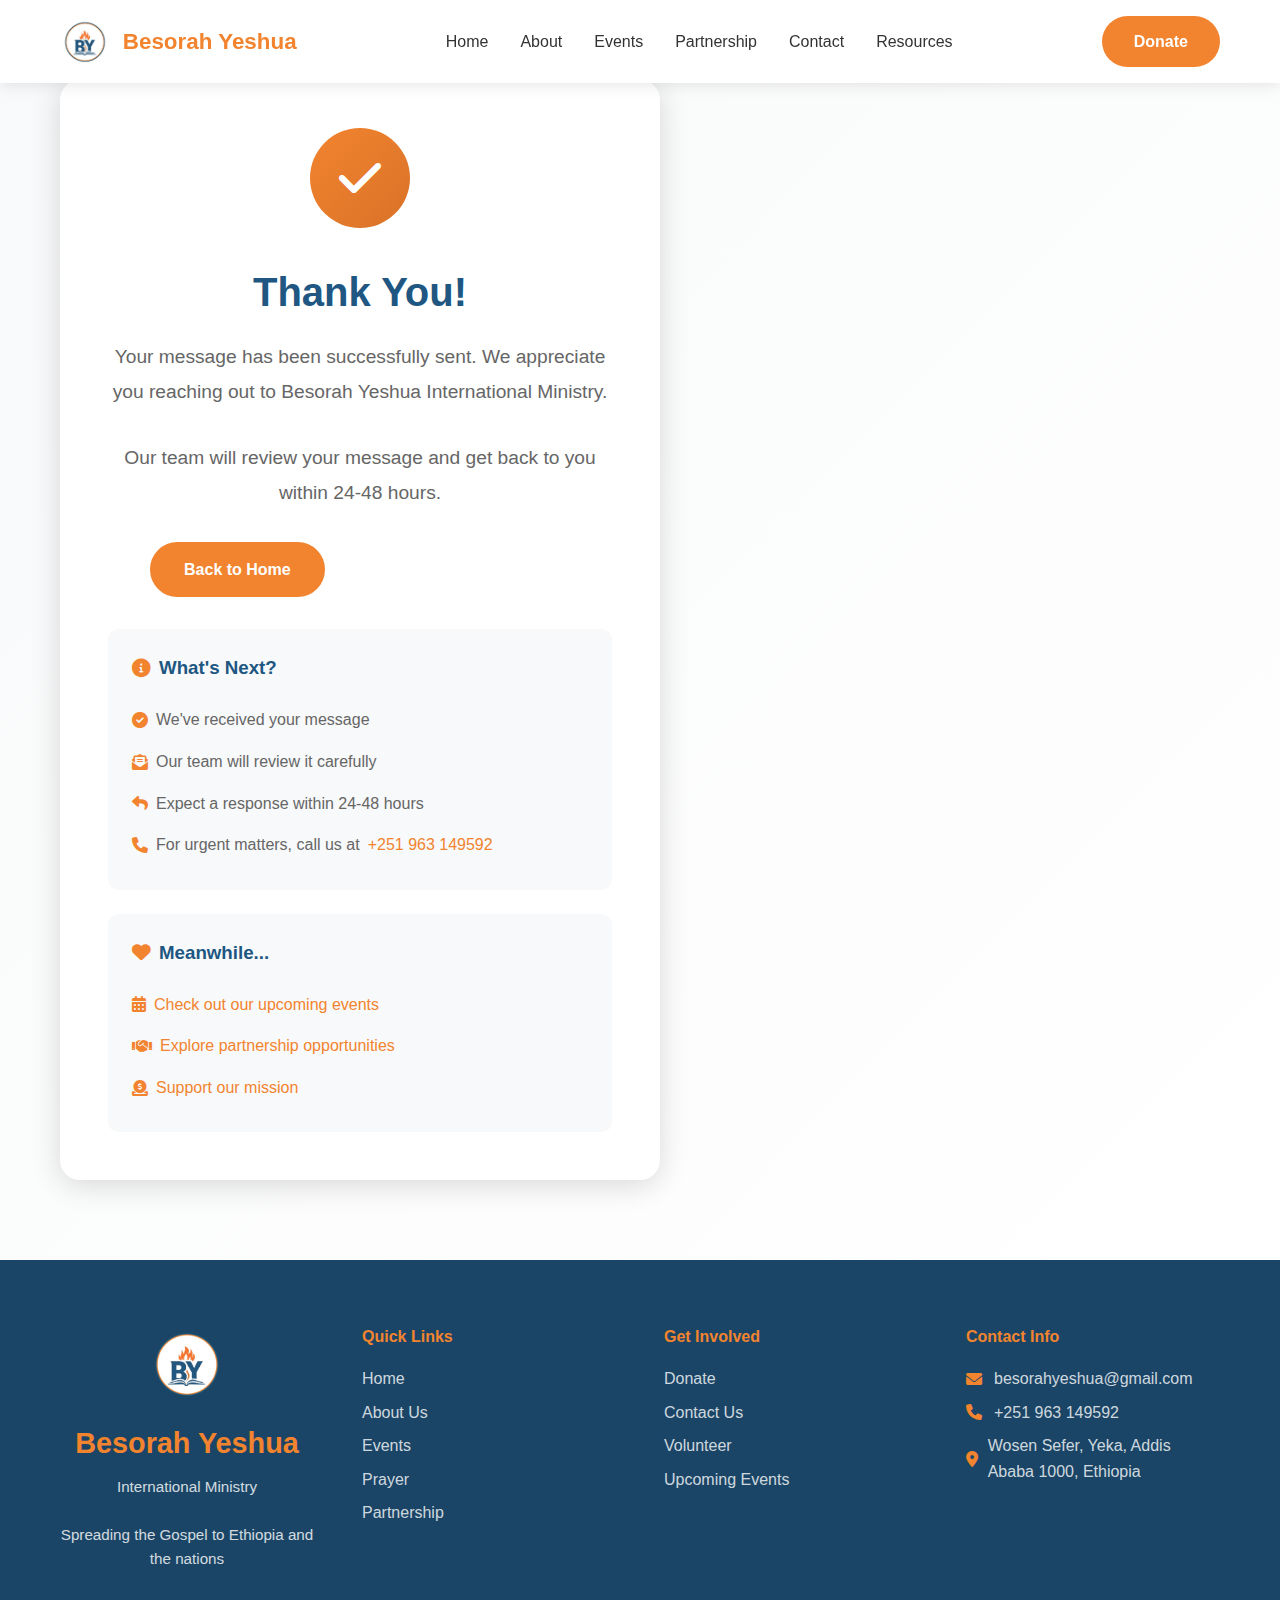
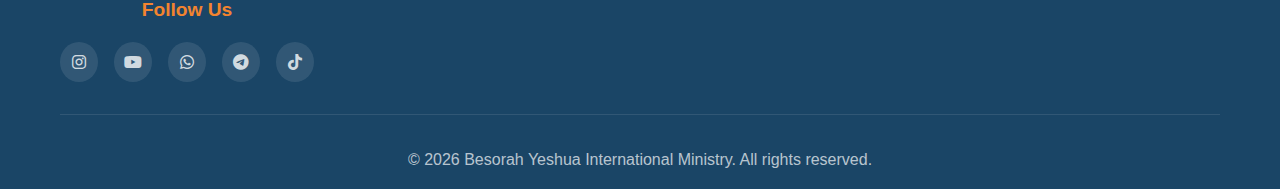
<file: thank-you.html>
<!DOCTYPE html>
<html lang="en">
<head>
    <meta charset="UTF-8">
    <meta name="viewport" content="width=device-width, initial-scale=1.0">
    <meta name="description" content="Thank you for contacting Besorah Yeshua International Ministry.">
    <title>Thank You - Besorah Yeshua International Ministry</title>
    <link rel="stylesheet" href="styles/style.css">
    <link href="https://cdnjs.cloudflare.com/ajax/libs/font-awesome/6.0.0/css/all.min.css" rel="stylesheet">
    
    <link rel="icon" type="image/x-icon" href="images/favicon.ico">
    <link rel="apple-touch-icon" sizes="180x180" href="images/apple-touch-icon.png">
    <link rel="icon" type="image/png" sizes="32x32" href="images/favicon-32x32.png">
    <link rel="icon" type="image/png" sizes="16x16" href="images/favicon-16x16.png">
    <style>
        .thank-you-section {
            min-height: 70vh;
            display: flex;
            align-items: center;
            justify-content: center;
            padding: 5rem 0;
            background: linear-gradient(135deg, var(--light-bg) 0%, #ffffff 100%);
        }

        .thank-you-content {
            text-align: center;
            max-width: 600px;
            padding: 3rem;
            background: var(--white);
            border-radius: 20px;
            box-shadow: var(--shadow-lg);
            animation: fadeInUp 0.6s ease;
        }

        @keyframes fadeInUp {
            from {
                opacity: 0;
                transform: translateY(30px);
            }
            to {
                opacity: 1;
                transform: translateY(0);
            }
        }

        .thank-you-icon {
            width: 100px;
            height: 100px;
            background: linear-gradient(135deg, var(--secondary-color), var(--dark-orange));
            border-radius: 50%;
            display: flex;
            align-items: center;
            justify-content: center;
            margin: 0 auto 2rem;
            animation: scaleIn 0.5s ease;
        }

        .thank-you-icon i {
            font-size: 3rem;
            color: var(--white);
        }

        @keyframes scaleIn {
            from {
                transform: scale(0);
                opacity: 0;
            }
            to {
                transform: scale(1);
                opacity: 1;
            }
        }

        .thank-you-content h1 {
            color: var(--primary-color);
            font-size: 2.5rem;
            margin-bottom: 1rem;
        }

        .thank-you-content p {
            color: var(--text-light);
            font-size: 1.2rem;
            line-height: 1.8;
            margin-bottom: 2rem;
        }

        .thank-you-actions {
            display: flex;
            gap: 1rem;
            justify-content: center;
            flex-wrap: wrap;
        }

        .info-box {
            background: var(--light-bg);
            padding: 1.5rem;
            border-radius: 10px;
            margin-top: 2rem;
            text-align: left;
        }

        .info-box h3 {
            color: var(--primary-color);
            margin-bottom: 1rem;
            display: flex;
            align-items: center;
            gap: 0.5rem;
        }

        .info-box ul {
            list-style: none;
            padding: 0;
        }

        .info-box li {
            padding: 0.5rem 0;
            color: var(--text-light);
            display: flex;
            align-items: center;
            gap: 0.5rem;
        }

        .info-box i {
            color: var(--secondary-color);
        }

        .info-box a {
            color: var(--secondary-color);
            text-decoration: none;
        }

        .info-box a:hover {
            text-decoration: underline;
        }

        .event-details-box {
            background: linear-gradient(135deg, #eff6ff 0%, #dbeafe 100%);
            border-left: 4px solid var(--secondary-color);
            padding: 1.5rem;
            border-radius: 10px;
            margin-top: 2rem;
            text-align: left;
        }

        .event-details-box h3 {
            color: var(--primary-color);
            margin-bottom: 1rem;
            font-size: 1.3rem;
        }

        .event-detail-item {
            display: flex;
            align-items: flex-start;
            gap: 0.8rem;
            margin-bottom: 0.8rem;
            color: var(--text-dark);
        }

        .event-detail-item i {
            color: var(--secondary-color);
            margin-top: 0.2rem;
        }

        .event-detail-item strong {
            color: var(--primary-color);
            min-width: 80px;
        }

        .highlight-text {
            color: var(--secondary-color);
            font-weight: 600;
        }

        /* Different content sections - hidden by default */
        .content-general,
        .content-event {
            display: none;
        }

        .content-general.active,
        .content-event.active {
            display: block;
        }

        @media (max-width: 768px) {
            .thank-you-content {
                padding: 2rem 1.5rem;
            }

            .thank-you-content h1 {
                font-size: 2rem;
            }

            .thank-you-content p {
                font-size: 1rem;
            }
        }
    </style>
</head>
<body>
    <!-- Header -->
    <header>
        <nav class="navbar">
            <div class="nav-container">
                <div class="nav-logo">
                    <a href="index.html">
                        <img src="images/logo.png" alt="Besorah Yeshua International Ministry" class="logo">
                        <span class="logo-text">Besorah Yeshua</span>
                    </a>
                </div>               
                <ul class="nav-menu">
                    <li class="nav-item">
                        <a href="index.html" class="nav-link">Home</a>
                    </li>
                    <li class="nav-item">
                        <a href="about.html" class="nav-link">About</a>
                    </li>
                    <li class="nav-item">
                        <a href="events.html" class="nav-link">Events</a>
                    </li>
                    <li class="nav-item">
                        <a href="partnership.html" class="nav-link">Partnership</a>
                    </li>
                    <li class="nav-item">
                        <a href="contact.html" class="nav-link">Contact</a>
                    </li>
                                        
                    <li class="nav-item">
                        <a href="resources.html" class="nav-link active">Resources</a>
                    </li>
                </ul>
                <a href="donate.html" class="btn btn-donate">Donate</a>
                <div class="hamburger">
                    <span class="bar"></span>
                    <span class="bar"></span>
                    <span class="bar"></span>
                </div>
            </div>
        </nav>
    </header>

    <!-- Thank You Section -->
    <section class="thank-you-section">
        <div class="container">
            <div class="thank-you-content">
                <div class="thank-you-icon">
                    <i class="fas fa-check"></i>
                </div>

                <!-- General Contact Content -->
                <div class="content-general">
                    <h1>Thank You!</h1>
                    <p>Your message has been successfully sent. We appreciate you reaching out to Besorah Yeshua International Ministry.</p>
                    <p>Our team will review your message and get back to you within 24-48 hours.</p>

                    <div class="thank-you-actions">
                        <a href="index.html" class="btn btn-primary">Back to Home</a>
                        <a href="about.html" class="btn btn-secondary">Learn More About Us</a>
                    </div>

                    <div class="info-box">
                        <h3><i class="fas fa-info-circle"></i> What's Next?</h3>
                        <ul>
                            <li><i class="fas fa-check-circle"></i> We've received your message</li>
                            <li><i class="fas fa-envelope-open-text"></i> Our team will review it carefully</li>
                            <li><i class="fas fa-reply"></i> Expect a response within 24-48 hours</li>
                            <li><i class="fas fa-phone"></i> For urgent matters, call us at <a href="tel:+251963149592">+251 963 149592</a></li>
                        </ul>
                    </div>

                    <div class="info-box" style="margin-top: 1.5rem;">
                        <h3><i class="fas fa-heart"></i> Meanwhile...</h3>
                        <ul>
                            <li><i class="fas fa-calendar-alt"></i> <a href="events.html">Check out our upcoming events</a></li>
                            <li><i class="fas fa-handshake"></i> <a href="partnership.html">Explore partnership opportunities</a></li>
                            <li><i class="fas fa-donate"></i> <a href="donate.html">Support our mission</a></li>
                        </ul>
                    </div>
                </div>

                <!-- Event Registration Content -->
                <div class="content-event">
                    <h1>Registration Confirmed! 🎉</h1>
                    <p>Thank you for registering! We're excited to have you join us for this transformative event.</p>
                    <p>A confirmation email with event details will be sent to you shortly.</p>

                    <!-- Event Details (dynamically filled) -->
                    <div class="event-details-box" id="eventDetailsBox">
                        <h3><i class="fas fa-calendar-check"></i> Your Event Registration</h3>
                        <div class="event-detail-item">
                            <i class="fas fa-tag"></i>
                            <div>
                                <strong>Event:</strong>
                                <span id="eventNameDisplay" class="highlight-text"></span>
                            </div>
                        </div>
                        <div class="event-detail-item">
                            <i class="fas fa-calendar-alt"></i>
                            <div>
                                <strong>Date:</strong>
                                <span id="eventDateDisplay"></span>
                            </div>
                        </div>
                        <div class="event-detail-item">
                            <i class="fas fa-map-marker-alt"></i>
                            <div>
                                <strong>Location:</strong>
                                <span id="eventLocationDisplay"></span>
                            </div>
                        </div>
                    </div>

                    <div class="thank-you-actions">
                        <a href="events.html" class="btn btn-primary">View All Events</a>
                        <a href="index.html" class="btn btn-secondary">Back to Home</a>
                    </div>

                    <div class="info-box">
                        <h3><i class="fas fa-info-circle"></i> What Happens Next?</h3>
                        <ul>
                            <li><i class="fas fa-check-circle"></i> Your registration has been confirmed</li>
                            <li><i class="fas fa-envelope"></i> Check your email for detailed event information</li>
                            <li><i class="fas fa-bell"></i> We'll send you a reminder 3 days before the event</li>
                            <li><i class="fas fa-phone"></i> Questions? Call us at <a href="tel:+251963149592">+251 963 149592</a></li>
                        </ul>
                    </div>

                    <div class="info-box" style="margin-top: 1.5rem;">
                        <h3><i class="fas fa-calendar-plus"></i> Prepare for the Event</h3>
                        <ul>
                            <li><i class="fas fa-pray"></i> Join us in prayer for the event</li>
                            <li><i class="fas fa-share-alt"></i> Invite friends and family</li>
                            <li><i class="fas fa-book-open"></i> Bring your Bible and notebook</li>
                            <li><i class="fas fa-heart"></i> <a href="donate.html">Support the ministry</a></li>
                        </ul>
                    </div>
                </div>
            </div>
        </div>
    </section>

    <!-- Footer -->
    <footer>
        <div class="container">
            <div class="footer-content">
<div class="footer-section">
    <img src="images/logo.png" alt="Besorah Yeshua International Ministry" class="footer-logo">
    <span class="footer-site-name">Besorah Yeshua</span>
    <p class="footer-tagline">International Ministry</p>
    <p class="footer-tagline">Spreading the Gospel to Ethiopia and the nations</p>
    <span class="follow-us">Follow Us</span>
    <div class="social-links">
        <a href="https://www.instagram.com/byministry_et" aria-label="Instagram" target="_blank" rel="noopener noreferrer">
            <i class="fab fa-instagram"></i>
        </a>
        <a href="https://youtube.com/@byministry_et" aria-label="YouTube" target="_blank" rel="noopener noreferrer">
            <i class="fab fa-youtube"></i>
        </a>
        <a href="https://chat.whatsapp.com/CzuJYpQ0SoM7IjGLnKSGlP" aria-label="WhatsApp Group" target="_blank" rel="noopener noreferrer">
            <i class="fab fa-whatsapp"></i>
        </a>
        <a href="https://t.me/byministry" aria-label="Telegram" target="_blank" rel="noopener noreferrer">
            <i class="fab fa-telegram"></i>
        </a>
        <a href="https://tiktok.com/@besorah.yeshua" aria-label="TikTok" target="_blank" rel="noopener noreferrer">
            <i class="fab fa-tiktok"></i>
        </a>
    </div>
</div>
                <div class="footer-section">
                    <h4>Quick Links</h4>
                    <ul>
                        <li><a href="index.html">Home</a></li>
                        <li><a href="about.html">About Us</a></li>
                        <li><a href="events.html">Events</a></li>
                                                <li><a href="prayer.html">Prayer</a></li>

                        <li><a href="partnership.html">Partnership</a></li>
                    </ul>
                </div>
                <div class="footer-section">
                    <h4>Get Involved</h4>
                    <ul>
                        <li><a href="donate.html">Donate</a></li>
                        <li><a href="contact.html">Contact Us</a></li>
                        <li><a href="partnership.html">Volunteer</a></li>
                        <li><a href="events.html">Upcoming Events</a></li>
                    </ul>
                </div>
                <div class="footer-section">
                    <h4>Contact Info</h4>
                    <ul class="contact-info">
                        <li><i class="fas fa-envelope"></i> besorahyeshua@gmail.com</li>
                        <li><i class="fas fa-phone"></i> +251 963 149592</li>
                        <li><i class="fas fa-map-marker-alt"></i> Wosen Sefer, Yeka, Addis Ababa 1000, Ethiopia</li>
                    </ul>
                </div>           
             </div>
            <div class="footer-bottom">
               <p>© 2024 Besorah Yeshua International Ministry. All rights reserved.</p>
            </div>
        </div>
    </footer>

    <script src="scripts/main.js"></script>
    <script>
        // Dynamic content display based on form type
        document.addEventListener('DOMContentLoaded', function() {
            // Get URL parameters
            const urlParams = new URLSearchParams(window.location.search);
            const formType = urlParams.get('form') || 'general';
            
            // Get event details from URL or sessionStorage
            const eventName = urlParams.get('event') || sessionStorage.getItem('eventName');
            const eventDate = urlParams.get('date') || sessionStorage.getItem('eventDate');
            const eventLocation = urlParams.get('location') || sessionStorage.getItem('eventLocation');
            
            // Determine which content to show
            if (formType === 'event' || eventName) {
                // Show event registration content
                document.querySelector('.content-event').classList.add('active');
                
                // Fill in event details if available
                if (eventName) {
                    document.getElementById('eventNameDisplay').textContent = eventName;
                }
                if (eventDate) {
                    document.getElementById('eventDateDisplay').textContent = eventDate;
                }
                if (eventLocation) {
                    document.getElementById('eventLocationDisplay').textContent = eventLocation;
                }
                
                // Clear sessionStorage
                sessionStorage.removeItem('eventName');
                sessionStorage.removeItem('eventDate');
                sessionStorage.removeItem('eventLocation');
            } else {
                // Show general contact content
                document.querySelector('.content-general').classList.add('active');
            }
        });
    </script>
</body>
</html>
</file>
<file: styles/style.css>
/* ===================================
   BESORAH YESHUA MINISTRY - MAIN STYLES
   Brand Colors: #205782 (Blue), #f2842f (Orange)
   =================================== */

/* Reset and Base */
* {
    margin: 0;
    padding: 0;
    box-sizing: border-box;
}

:root {
    --primary-color: #205782;
    --secondary-color: #f2842f;
    --dark-blue: #1a4566;
    --light-blue: #2d6fa0;
    --dark-orange: #d97228;
    --light-orange: #ff9447;
    --text-dark: #333;
    --text-light: #666;
    --white: #ffffff;
    --light-bg: #f8f9fa;
    --border-color: #e0e0e0;
    --shadow: 0 2px 15px rgba(0,0,0,0.1);
    --shadow-lg: 0 5px 30px rgba(0,0,0,0.15);
}

html {
    scroll-behavior: smooth;
}

body {
    font-family: 'Segoe UI', Tahoma, Geneva, Verdana, sans-serif;
    line-height: 1.6;
    color: var(--text-dark);
    overflow-x: hidden;
}

.container {
    max-width: 1200px;
    margin: 0 auto;
    padding: 0 20px;
}

/* ===================================
   NAVIGATION
   =================================== */

header {
    position: fixed;
    width: 100%;
    top: 0;
    z-index: 1000;
    background: var(--white);
    box-shadow: var(--shadow);
}

.navbar {
    padding: 0;
}

.nav-container {
    max-width: 1200px;
    margin: 0 auto;
    padding: 1rem 20px;
    display: flex;
    justify-content: space-between;
    align-items: center;
    gap: 2rem;
}

/* ===================================
   LOGO STYLES - CIRCULAR LOGO WITH TEXT
   =================================== */

/* Logo container */
.nav-logo a {
    display: flex;
    align-items: center;
    gap: 0.8rem;
    text-decoration: none;
    transition: all 0.3s ease;
}

/* Circular logo image */
.logo {
    height: 50px;
    width: 50px;
    border-radius: 50%;
    object-fit: cover;
    transition: all 0.3s ease;
}

/* Logo text styling */
.logo-text {
    font-size: 1.4rem;
    font-weight: bold;
    color: #f2842f; /* Orange color */
    display: block !important; /* Ensure it's visible */
    transition: color 0.3s ease;
}

/* Logo hover effects */
.nav-logo:hover .logo {
    transform: scale(1.05);
}

.nav-logo:hover .logo-text {
    color: var(--dark-orange); /* Slightly darker orange on hover */
}

/* Footer logo styling */
.footer-logo {
    height: 80px;
    width: 80px;
    border-radius: 50%;
    object-fit: cover;
    margin-bottom: 1rem;
    display: block;
}

/* Footer site name styling */
.footer-site-name {
    font-size: 1.8rem;
    font-weight: bold;
    color: #f2842f; /* Orange color */
    margin-bottom: 0.5rem;
    display: block;
}

/* Footer tagline styling */
.footer-tagline {
    opacity: 0.8;
    font-size: 1rem;
    margin-bottom: 1.5rem;
    color: var(--white);
}

/* Follow Us text styling */
.follow-us {
    color: #f2842f; /* Orange color */
    font-size: 1.2rem;
    font-weight: 600;
    margin-bottom: 1rem;
    display: block;
}

/* Footer section specific styling */
.footer-section:first-child {
    text-align: center;
}

.footer-section:first-child .footer-logo {
    margin: 0 auto 1rem auto;
}

/* Social links container */
.social-links {
    display: flex;
    gap: 1rem;
    justify-content: center;
}

.social-links a {
    width: 40px;
    height: 40px;
    background: rgba(255,255,255,0.1);
    border-radius: 50%;
    display: flex;
    align-items: center;
    justify-content: center;
    transition: all 0.3s;
}

.social-links a:hover {
    background: var(--secondary-color);
    transform: translateY(-3px);
}

/* Responsive logo sizing */
@media (max-width: 768px) {
    .logo {
        height: 45px;
        width: 45px;
    }
    
    .logo-text {
        font-size: 1.2rem;
    }
    
    .footer-logo {
        height: 70px;
        width: 70px;
    }
    
    .footer-site-name {
        font-size: 1.6rem;
    }
    
    .follow-us {
        font-size: 1.1rem;
    }
}

@media (max-width: 640px) {
    .logo {
        height: 40px;
        width: 40px;
    }
    
    .logo-text {
        font-size: 1.1rem;
    }
    
    .nav-logo a {
        gap: 0.6rem;
    }
    
    .footer-logo {
        height: 60px;
        width: 60px;
    }
    
    .footer-site-name {
        font-size: 1.4rem;
    }
    
    .follow-us {
        font-size: 1rem;
    }
}

@media (max-width: 480px) {
    .logo-text {
        font-size: 1rem;
    }
    
    .footer-logo {
        height: 50px;
        width: 50px;
    }
    
    .footer-site-name {
        font-size: 1.2rem;
    }
    
    .follow-us {
        font-size: 0.9rem;
    }
    
    .social-links {
        gap: 0.8rem;
    }
    
    .social-links a {
        width: 35px;
        height: 35px;
    }
}

.nav-menu {
    display: flex;
    list-style: none;
    gap: 2rem;
    margin: 0;
    align-items: center;
}

.nav-link {
    color: var(--text-dark);
    text-decoration: none;
    font-weight: 500;
    transition: color 0.3s;
    position: relative;
}

.nav-link::after {
    content: '';
    position: absolute;
    bottom: -5px;
    left: 0;
    width: 0;
    height: 2px;
    background: var(--secondary-color);
    transition: width 0.3s;
}

.nav-link:hover::after,
.nav-link.active::after {
    width: 100%;
}

.nav-link:hover,
.nav-link.active {
    color: var(--primary-color);
}

.btn-donate {
    background: var(--secondary-color);
    color: var(--white);
    padding: 0.6rem 1.5rem;
    border-radius: 25px;
    text-decoration: none;
    font-weight: 600;
    transition: all 0.3s;
    border: 2px solid var(--secondary-color);
}

.btn-donate:hover {
    background: var(--dark-orange);
    border-color: var(--dark-orange);
    transform: translateY(-2px);
    box-shadow: 0 4px 12px rgba(242, 132, 47, 0.3);
}

/* Hamburger Menu */
.hamburger {
    display: none;
    flex-direction: column;
    cursor: pointer;
    z-index: 1001;
}

.bar {
    width: 25px;
    height: 3px;
    background: var(--primary-color);
    margin: 3px 0;
    transition: 0.3s;
}

/* ===================================
   HERO SECTION
   =================================== */

.hero {
    min-height: 100vh;
    background: linear-gradient(135deg, var(--dark-blue) 0%, var(--primary-color) 50%, var(--light-blue) 100%);
    display: flex;
    align-items: center;
    justify-content: center;
    text-align: center;
    position: relative;
    overflow: hidden;
    padding-top: 80px;
}

.hero::before {
    content: '';
    position: absolute;
    top: 0;
    left: 0;
    right: 0;
    bottom: 0;
    background: url('data:image/svg+xml,<svg xmlns="http://www.w3.org/2000/svg" viewBox="0 0 100 100"><path d="M50,10 L55,35 L75,35 L60,50 L65,75 L50,60 L35,75 L40,50 L25,35 L45,35 Z" fill="white" opacity="0.03"/></svg>');
    background-size: 150px;
    animation: float 30s infinite linear;
}

@keyframes float {
    0% { transform: translateY(0) rotate(0deg); }
    100% { transform: translateY(-100%) rotate(360deg); }
}

.hero-overlay {
    position: absolute;
    top: 0;
    left: 0;
    right: 0;
    bottom: 0;
    background: rgba(0,0,0,0.2);
}

.hero-content {
    position: relative;
    z-index: 2;
    color: var(--white);
    max-width: 800px;
    padding: 2rem;
}

.hero-content h1 {
    font-size: 3.5rem;
    margin-bottom: 1rem;
    font-weight: 700;
    text-shadow: 2px 2px 4px rgba(0,0,0,0.3);
}

.hero-content p {
    font-size: 1.3rem;
    margin-bottom: 2rem;
    opacity: 0.95;
}

.hero-buttons {
    display: flex;
    gap: 1rem;
    justify-content: center;
    flex-wrap: wrap;
}

.hero-scroll {
    position: absolute;
    bottom: 30px;
    left: 50%;
    transform: translateX(-50%);
    z-index: 2;
    animation: bounce 2s infinite;
}

.hero-scroll i {
    font-size: 2rem;
    color: var(--white);
    opacity: 0.7;
}

@keyframes bounce {
    0%, 20%, 50%, 80%, 100% { transform: translateX(-50%) translateY(0); }
    40% { transform: translateX(-50%) translateY(-10px); }
    60% { transform: translateX(-50%) translateY(-5px); }
}

/* Fade-in animations */
.fade-in {
    animation: fadeIn 1s ease-in;
}

.fade-in-delay {
    animation: fadeIn 1s ease-in 0.3s backwards;
}

.fade-in-delay-2 {
    animation: fadeIn 1s ease-in 0.6s backwards;
}

@keyframes fadeIn {
    from { opacity: 0; transform: translateY(20px); }
    to { opacity: 1; transform: translateY(0); }
}

/* ===================================
   BUTTONS
   =================================== */

.btn {
    display: inline-block;
    padding: 0.8rem 2rem;
    text-decoration: none;
    border-radius: 30px;
    font-weight: 600;
    transition: all 0.3s;
    border: none;
    cursor: pointer;
    font-size: 1rem;
}

.btn-primary {
    background: var(--secondary-color);
    color: var(--white);
    border: 2px solid var(--secondary-color);
}

.btn-primary:hover {
    background: var(--dark-orange);
    border-color: var(--dark-orange);
    transform: translateY(-2px);
    box-shadow: 0 5px 15px rgba(242, 132, 47, 0.3);
}

.btn-secondary {
    background: transparent;
    color: var(--white);
    border: 2px solid var(--white);
}

.btn-secondary:hover {
    background: var(--white);
    color: var(--primary-color);
    transform: translateY(-2px);
}

.btn-light {
    background: var(--white);
    color: var(--primary-color);
    border: 2px solid var(--white);
}

.btn-light:hover {
    background: transparent;
    color: var(--white);
}

.btn-outline {
    background: transparent;
    color: var(--primary-color);
    border: 2px solid var(--primary-color);
}

.btn-outline:hover {
    background: var(--primary-color);
    color: var(--white);
}

.btn-sm {
    padding: 0.5rem 1.2rem;
    font-size: 0.9rem;
}

/* ===================================
   STATS BAR
   =================================== */

.stats-bar {
    background: linear-gradient(135deg, var(--primary-color), var(--dark-blue));
    padding: 3rem 0;
    color: var(--white);
}

.stats-grid {
    display: grid;
    grid-template-columns: repeat(auto-fit, minmax(200px, 1fr));
    gap: 2rem;
}

.stat-item {
    display: flex;
    align-items: center;
    gap: 1rem;
    padding: 1rem;
    background: rgba(255,255,255,0.1);
    border-radius: 15px;
    backdrop-filter: blur(10px);
    transition: transform 0.3s;
}

.stat-item:hover {
    transform: translateY(-5px);
    background: rgba(255,255,255,0.15);
}

.stat-item i {
    font-size: 2.5rem;
    color: var(--secondary-color);
}

.stat-content {
    display: flex;
    flex-direction: column;
}

.stat-number {
    font-size: 2rem;
    font-weight: bold;
    color: var(--white);
}

.stat-label {
    font-size: 0.9rem;
    opacity: 0.9;
}

/* Compact Stats */
.stats-grid-compact {
    display: grid;
    grid-template-columns: repeat(auto-fit, minmax(200px, 1fr));
    gap: 1.5rem;
}

.stat-compact {
    text-align: center;
    padding: 1.5rem;
    background: var(--white);
    border-radius: 15px;
    box-shadow: var(--shadow);
    transition: transform 0.3s;
}

.stat-compact:hover {
    transform: translateY(-5px);
    box-shadow: var(--shadow-lg);
}

.stat-compact i {
    font-size: 2rem;
    color: var(--secondary-color);
    margin-bottom: 0.5rem;
}

.stat-compact .number {
    display: block;
    font-size: 2rem;
    font-weight: bold;
    color: var(--primary-color);
    margin: 0.5rem 0;
}

.stat-compact .label {
    display: block;
    color: var(--text-light);
    font-size: 0.9rem;
}

/* ===================================
   SECTIONS
   =================================== */

section {
    padding: 5rem 0;
}

.section-header {
    text-align: center;
    margin-bottom: 3rem;
}

.section-header h2 {
    font-size: 2.5rem;
    color: var(--primary-color);
    margin-bottom: 1rem;
    position: relative;
    display: inline-block;
}

.section-header h2::after {
    content: '';
    position: absolute;
    bottom: -10px;
    left: 50%;
    transform: translateX(-50%);
    width: 60px;
    height: 3px;
    background: var(--secondary-color);
    border-radius: 2px;
}

.section-header p {
    color: var(--text-light);
    font-size: 1.1rem;
    max-width: 600px;
    margin: 1rem auto 0;
}

/* ===================================
   PAGE HEADER
   =================================== */

.page-header {
    background: linear-gradient(135deg, var(--dark-blue), var(--primary-color));
    color: var(--white);
    padding: 150px 0 80px;
    text-align: center;
    position: relative;
    overflow: hidden;
}

.page-header::before {
    content: '';
    position: absolute;
    top: 0;
    left: 0;
    right: 0;
    bottom: 0;
    background: url('data:image/svg+xml,<svg xmlns="http://www.w3.org/2000/svg" viewBox="0 0 100 100"><circle cx="50" cy="50" r="40" fill="white" opacity="0.03"/></svg>');
    background-size: 100px;
}

.page-header h1 {
    font-size: 3rem;
    margin-bottom: 1rem;
    position: relative;
    z-index: 1;
}

.page-header p {
    font-size: 1.2rem;
    opacity: 0.9;
    position: relative;
    z-index: 1;
}

/* ===================================
   MISSION SECTION
   =================================== */

.mission {
    background: var(--light-bg);
}

.mission-grid {
    display: grid;
    grid-template-columns: repeat(auto-fit, minmax(300px, 1fr));
    gap: 2rem;
}

.mission-card {
    background: var(--white);
    padding: 2.5rem;
    border-radius: 15px;
    text-align: center;
    box-shadow: var(--shadow);
    transition: all 0.3s;
    position: relative;
    overflow: hidden;
}

.mission-card::before {
    content: '';
    position: absolute;
    top: 0;
    left: 0;
    right: 0;
    height: 4px;
    background: linear-gradient(90deg, var(--secondary-color), var(--primary-color));
}

.mission-card:hover {
    transform: translateY(-10px);
    box-shadow: var(--shadow-lg);
}

.card-icon {
    width: 80px;
    height: 80px;
    background: linear-gradient(135deg, var(--secondary-color), var(--dark-orange));
    border-radius: 50%;
    display: flex;
    align-items: center;
    justify-content: center;
    margin: 0 auto 1.5rem;
    color: var(--white);
    font-size: 2rem;
    box-shadow: 0 5px 20px rgba(242, 132, 47, 0.3);
}

.mission-card h3 {
    color: var(--primary-color);
    margin-bottom: 1rem;
    font-size: 1.5rem;
}

.mission-card p {
    color: var(--text-light);
    line-height: 1.7;
}

/* ===================================
   CTA SECTIONS
   =================================== */

.cta-section {
    padding: 4rem 0;
    position: relative;
    overflow: hidden;
}

.cta-events {
    background: linear-gradient(135deg, #9C27B0 0%, #7B1FA2 100%);
    color: var(--white);
}

.cta-partnership {
    background: linear-gradient(135deg, #4CAF50 0%, #2E7D32 100%);
    color: var(--white);
}

.cta-full {
    background: linear-gradient(135deg, var(--primary-color), var(--dark-blue));
    color: var(--white);
    text-align: center;
}

.cta-content {
    display: flex;
    align-items: center;
    gap: 2rem;
    flex-wrap: wrap;
    justify-content: space-between;
}

.cta-icon {
    font-size: 4rem;
    opacity: 0.9;
}

.cta-text {
    flex: 1;
    min-width: 250px;
}

.cta-text h2 {
    font-size: 2rem;
    margin-bottom: 0.5rem;
}

.cta-text p {
    font-size: 1.1rem;
    opacity: 0.9;
}

.cta-full h2 {
    font-size: 2.5rem;
    margin-bottom: 1rem;
}

.cta-full p {
    font-size: 1.2rem;
    margin-bottom: 2rem;
    opacity: 0.9;
}

.cta-buttons {
    display: flex;
    gap: 1rem;
    justify-content: center;
    flex-wrap: wrap;
}


<!-- ===================================
     ALSO ADD THIS CSS TO style.css
     (Add after the other .cta-section styles)
     =================================== -->
     
.cta-prayer {
    background: linear-gradient(135deg, #667eea 0%, #764ba2 100%);
    color: var(--white);
}





/* ===================================
   SCRIPTURE SECTION
   =================================== */

.scripture {
    background: linear-gradient(135deg, var(--dark-blue), var(--primary-color));
    color: var(--white);
    padding: 5rem 0;
    text-align: center;
}

.scripture blockquote {
    position: relative;
    max-width: 800px;
    margin: 0 auto;
    padding: 2rem;
}

.scripture i {
    font-size: 2rem;
    opacity: 0.3;
    margin-bottom: 1rem;
}

.scripture p {
    font-size: 1.5rem;
    font-style: italic;
    line-height: 1.8;
    margin-bottom: 1rem;
}

.scripture cite {
    font-size: 1.1rem;
    opacity: 0.9;
    font-style: normal;
}

/* ===================================
   ABOUT PAGE
   =================================== */

.about-story {
    padding: 5rem 0;
}

.story-grid {
    display: grid;
    grid-template-columns: 1fr 1fr;
    gap: 4rem;
    align-items: center;
}

.story-image {
    border-radius: 15px;
    overflow: hidden;
    box-shadow: var(--shadow-lg);
}

.story-content h2 {
    color: var(--primary-color);
    font-size: 2.5rem;
    margin-bottom: 1.5rem;
}

.story-content p {
    color: var(--text-light);
    line-height: 1.8;
    margin-bottom: 1.5rem;
    font-size: 1.1rem;
}

.image-placeholder {
    background: linear-gradient(135deg, var(--primary-color), var(--light-blue));
    min-height: 400px;
    display: flex;
    flex-direction: column;
    align-items: center;
    justify-content: center;
    color: var(--white);
    text-align: center;
    padding: 3rem;
}

.image-placeholder i {
    font-size: 5rem;
    margin-bottom: 1rem;
    opacity: 0.7;
}

.image-placeholder p {
    font-size: 1.5rem;
    font-weight: 500;
}

/* MVV Section */
.mvv-section {
    background: var(--light-bg);
}

.mvv-grid {
    display: grid;
    grid-template-columns: repeat(auto-fit, minmax(300px, 1fr));
    gap: 2rem;
}

.mvv-card {
    background: var(--white);
    padding: 2.5rem;
    border-radius: 15px;
    box-shadow: var(--shadow);
    text-align: center;
    transition: transform 0.3s;
}

.mvv-card:hover {
    transform: translateY(-10px);
    box-shadow: var(--shadow-lg);
}

.mvv-icon {
    width: 70px;
    height: 70px;
    background: linear-gradient(135deg, var(--secondary-color), var(--dark-orange));
    border-radius: 50%;
    display: flex;
    align-items: center;
    justify-content: center;
    margin: 0 auto 1.5rem;
    color: var(--white);
    font-size: 2rem;
}

.mvv-card h3 {
    color: var(--primary-color);
    margin-bottom: 1rem;
    font-size: 1.4rem;
}

.mvv-card p {
    color: var(--text-light);
    line-height: 1.7;
}

/* Impact Section */
.impact-section {
    background: linear-gradient(135deg, var(--dark-blue), var(--primary-color));
    color: var(--white);
}

.impact-grid {
    display: grid;
    grid-template-columns: repeat(auto-fit, minmax(200px, 1fr));
    gap: 2rem;
}

.impact-card {
    text-align: center;
    padding: 2rem;
    background: rgba(255,255,255,0.1);
    border-radius: 15px;
    backdrop-filter: blur(10px);
    transition: all 0.3s;
}

.impact-card:hover {
    background: rgba(255,255,255,0.15);
    transform: translateY(-5px);
}

.impact-card i {
    font-size: 3rem;
    color: var(--secondary-color);
    margin-bottom: 1rem;
}

.impact-number {
    display: block;
    font-size: 3rem;
    font-weight: bold;
    margin-bottom: 0.5rem;
}

.impact-label {
    font-size: 1.1rem;
    opacity: 0.9;
}

/* Ministry Areas */
.ministry-areas {
    background: var(--light-bg);
}

.areas-grid {
    display: grid;
    grid-template-columns: repeat(auto-fit, minmax(250px, 1fr));
    gap: 1.5rem;
}

.area-card {
    background: var(--white);
    padding: 2rem;
    border-radius: 15px;
    box-shadow: var(--shadow);
    transition: all 0.3s;
    border-left: 4px solid var(--secondary-color);
}

.area-card:hover {
    transform: translateX(5px);
    box-shadow: var(--shadow-lg);
}

.area-card h3 {
    color: var(--primary-color);
    margin-bottom: 1rem;
    display: flex;
    align-items: center;
    gap: 0.5rem;
}

.area-card i {
    color: var(--secondary-color);
}

.area-card p {
    color: var(--text-light);
}

/* ===================================
   EVENTS PAGE
   =================================== */

.event-stats {
    background: linear-gradient(135deg, #9C27B0, #7B1FA2);
    padding: 3rem 0;
    color: var(--white);
}

.event-filters {
    background: var(--white);
    padding: 2rem 0;
    box-shadow: 0 2px 10px rgba(0,0,0,0.05);
    position: sticky;
    top: 80px;
    z-index: 100;
}

.event-filters .container {
    display: flex;
    gap: 1rem;
    justify-content: center;
    flex-wrap: wrap;
}

.filter-btn {
    padding: 0.6rem 1.5rem;
    background: var(--white);
    border: 2px solid var(--border-color);
    border-radius: 25px;
    cursor: pointer;
    transition: all 0.3s;
    font-weight: 500;
    color: var(--text-dark);
}

.filter-btn.active,
.filter-btn:hover {
    background: var(--secondary-color);
    color: var(--white);
    border-color: var(--secondary-color);
    transform: translateY(-2px);
}

.events-section {
    background: var(--light-bg);
}

.events-grid {
    display: grid;
    grid-template-columns: repeat(auto-fill, minmax(350px, 1fr));
    gap: 2rem;
}

.event-card {
    background: var(--white);
    border-radius: 15px;
    overflow: hidden;
    box-shadow: var(--shadow);
    transition: all 0.3s;
    position: relative;
}

.event-card:hover {
    transform: translateY(-10px);
    box-shadow: var(--shadow-lg);
}

.event-badge {
    position: absolute;
    top: 15px;
    right: 15px;
    background: linear-gradient(135deg, var(--secondary-color), var(--dark-orange));
    color: var(--white);
    padding: 0.4rem 1rem;
    border-radius: 20px;
    font-size: 0.85rem;
    font-weight: 600;
    z-index: 2;
}

.event-header {
    display: flex;
    gap: 1.5rem;
    padding: 2rem;
    background: linear-gradient(135deg, var(--primary-color), var(--light-blue));
    color: var(--white);
}

.event-date-box {
    background: rgba(255,255,255,0.2);
    padding: 1rem;
    border-radius: 10px;
    text-align: center;
    min-width: 70px;
    backdrop-filter: blur(10px);
}

.event-date-box .month {
    display: block;
    font-size: 0.9rem;
    font-weight: 600;
    opacity: 0.9;
}

.event-date-box .day {
    display: block;
    font-size: 2rem;
    font-weight: bold;
    line-height: 1;
}

.event-meta h3 {
    margin-bottom: 0.5rem;
    font-size: 1.3rem;
}

.event-location {
    opacity: 0.9;
    font-size: 0.9rem;
}

.event-body {
    padding: 2rem;
}

.event-body p {
    color: var(--text-light);
    margin-bottom: 1rem;
    line-height: 1.6;
}

.event-details {
    display: flex;
    gap: 1.5rem;
    font-size: 0.9rem;
    color: var(--text-light);
}

.event-details span {
    display: flex;
    align-items: center;
    gap: 0.5rem;
}

.event-details i {
    color: var(--secondary-color);
}

.event-footer {
    padding: 0 2rem 2rem;
}

/* ===================================
   PARTNERSHIP PAGE - CORRECTED
   =================================== */

.partnership-stats {
    background: linear-gradient(135deg, #4CAF50, #2E7D32);
    padding: 3rem 0;
    color: var(--white);
    margin-top: 80px; /* Added for fixed header */
}

.partnership-benefits {
    background: var(--light-bg);
    padding: 4rem 0;
}

.benefits-grid {
    display: grid;
    grid-template-columns: repeat(auto-fit, minmax(280px, 1fr));
    gap: 2rem;
    max-width: 100%;
}

.benefit-card {
    background: var(--white);
    padding: 2rem;
    border-radius: 15px;
    box-shadow: var(--shadow);
    text-align: center;
    transition: transform 0.3s;
    height: fit-content;
}

.benefit-card:hover {
    transform: translateY(-8px);
    box-shadow: var(--shadow-lg);
}

.benefit-card i {
    font-size: 2.5rem;
    color: var(--secondary-color);
    margin-bottom: 1rem;
}

.benefit-card h3 {
    color: var(--primary-color);
    margin-bottom: 1rem;
    font-size: 1.3rem;
}

.benefit-card p {
    color: var(--text-light);
    line-height: 1.6;
    font-size: 0.95rem;
}

.partnership-types {
    padding: 4rem 0;
}

.partnership-grid {
    display: grid;
    grid-template-columns: repeat(auto-fit, minmax(320px, 1fr));
    gap: 2rem;
    max-width: 100%;
}

.partnership-card {
    background: var(--white);
    padding: 2rem;
    border-radius: 15px;
    box-shadow: var(--shadow);
    transition: all 0.3s;
    position: relative;
    height: fit-content;
}

.partnership-card.featured {
    border: 3px solid var(--secondary-color);
    transform: scale(1.02);
}

.featured-badge {
    position: absolute;
    top: -12px;
    right: 20px;
    background: var(--secondary-color);
    color: var(--white);
    padding: 0.4rem 1.2rem;
    border-radius: 20px;
    font-size: 0.8rem;
    font-weight: 600;
    z-index: 2;
}

.partnership-card:hover {
    transform: translateY(-8px);
    box-shadow: var(--shadow-lg);
}

.partnership-card.featured:hover {
    transform: scale(1.02) translateY(-8px);
}

.partnership-icon {
    width: 70px;
    height: 70px;
    background: linear-gradient(135deg, var(--primary-color), var(--light-blue));
    border-radius: 50%;
    display: flex;
    align-items: center;
    justify-content: center;
    margin: 0 auto 1.5rem;
    color: var(--white);
    font-size: 1.8rem;
}

.partnership-card h3 {
    color: var(--primary-color);
    margin-bottom: 1rem;
    font-size: 1.3rem;
    text-align: center;
}

.partnership-card > p {
    color: var(--text-light);
    margin-bottom: 1.5rem;
    line-height: 1.6;
    text-align: center;
    font-size: 0.95rem;
}

.partnership-features {
    list-style: none;
    margin-bottom: 2rem;
    padding: 0;
}

.partnership-features li {
    padding: 0.4rem 0;
    color: var(--text-light);
    display: flex;
    align-items: center;
    gap: 0.5rem;
    font-size: 0.9rem;
}

.partnership-features i {
    color: var(--secondary-color);
    font-size: 0.8rem;
    flex-shrink: 0;
}

.partnership-card .btn {
    width: 100%;
    text-align: center;
    justify-content: center;
}

/* Testimonials */
.testimonials {
    background: var(--light-bg);
    padding: 4rem 0;
}

.testimonials-grid {
    display: grid;
    grid-template-columns: repeat(auto-fit, minmax(300px, 1fr));
    gap: 2rem;
    max-width: 100%;
}

.testimonial-card {
    background: var(--white);
    padding: 2rem;
    border-radius: 15px;
    box-shadow: var(--shadow);
    position: relative;
    height: fit-content;
}

.testimonial-icon {
    color: var(--secondary-color);
    font-size: 1.8rem;
    opacity: 0.3;
    margin-bottom: 1rem;
}

.testimonial-card p {
    color: var(--text-light);
    line-height: 1.7;
    margin-bottom: 1.5rem;
    font-style: italic;
    font-size: 0.95rem;
}

.testimonial-author {
    display: flex;
    flex-direction: column;
    gap: 0.3rem;
}

.testimonial-author strong {
    color: var(--primary-color);
    font-size: 1rem;
}

.testimonial-author span {
    color: var(--text-light);
    font-size: 0.85rem;
}

/* Stats Grid Compact */
.stats-grid-compact {
    display: grid;
    grid-template-columns: repeat(auto-fit, minmax(200px, 1fr));
    gap: 1.5rem;
    max-width: 100%;
}

.stat-compact {
    text-align: center;
    padding: 1.5rem;
    background: rgba(255,255,255,0.1);
    border-radius: 15px;
    backdrop-filter: blur(10px);
    transition: transform 0.3s;
}

.stat-compact:hover {
    transform: translateY(-5px);
    background: rgba(255,255,255,0.15);
}

.stat-compact i {
    font-size: 2rem;
    color: var(--white);
    margin-bottom: 0.5rem;
    opacity: 0.9;
}

.stat-compact .number {
    display: block;
    font-size: 2rem;
    font-weight: bold;
    color: var(--white);
    margin: 0.5rem 0;
}

.stat-compact .label {
    display: block;
    color: rgba(255,255,255,0.9);
    font-size: 0.9rem;
}

/* CTA Section */
.cta-section.cta-full {
    padding: 4rem 0;
    margin-top: 0;
}

/* ===================================
   RESPONSIVE FIXES FOR PARTNERSHIP PAGE
   =================================== */

@media (max-width: 968px) {
    .partnership-stats {
        margin-top: 70px;
        padding: 2.5rem 0;
    }
    
    .partnership-benefits,
    .partnership-types,
    .testimonials {
        padding: 3rem 0;
    }
    
    .partnership-grid {
        grid-template-columns: 1fr;
        gap: 1.5rem;
    }
    
    .partnership-card.featured {
        transform: scale(1);
        order: -1; /* Move featured card to top on mobile */
    }
    
    .partnership-card.featured:hover {
        transform: translateY(-8px);
    }
    
    .benefits-grid {
        grid-template-columns: repeat(auto-fit, minmax(250px, 1fr));
        gap: 1.5rem;
    }
    
    .stats-grid-compact {
        grid-template-columns: repeat(2, 1fr);
        gap: 1rem;
    }
}

@media (max-width: 640px) {
    .partnership-stats {
        margin-top: 60px;
        padding: 2rem 0;
    }
    
    .partnership-benefits,
    .partnership-types,
    .testimonials {
        padding: 2.5rem 0;
    }
    
    .benefit-card,
    .partnership-card,
    .testimonial-card {
        padding: 1.5rem;
    }
    
    .partnership-grid {
        grid-template-columns: 1fr;
        gap: 1rem;
    }
    
    .benefits-grid {
        grid-template-columns: 1fr;
        gap: 1rem;
    }
    
    .stats-grid-compact {
        grid-template-columns: 1fr;
        gap: 1rem;
    }
    
    .featured-badge {
        top: -10px;
        right: 15px;
        padding: 0.3rem 1rem;
        font-size: 0.75rem;
    }
    
    .partnership-icon {
        width: 60px;
        height: 60px;
        font-size: 1.5rem;
    }
}

/* Ensure container constraints */
.partnership-stats .container,
.partnership-benefits .container,
.partnership-types .container,
.testimonials .container {
    max-width: 1200px;
    margin: 0 auto;
    padding: 0 20px;
    width: 100%;
}

/* ===================================
   CONTACT PAGE - CORRECTED
   =================================== */

.contact-section {
    padding: 5rem 0;
    margin-top: 80px; /* Added to account for fixed header */
}

.contact-grid {
    display: grid;
    grid-template-columns: 1fr 1.5fr;
    gap: 2rem;
    max-width: 100%;
    margin: 0 auto;
}

.contact-info-box {
    background: var(--light-bg);
    padding: 2rem;
    border-radius: 15px;
    height: fit-content;
}

.contact-info-box h2 {
    color: var(--primary-color);
    margin-bottom: 1rem;
    font-size: 1.8rem;
}

.contact-info-box > p {
    color: var(--text-light);
    margin-bottom: 2rem;
    line-height: 1.6;
    font-size: 1rem;
}

.contact-items {
    display: flex;
    flex-direction: column;
    gap: 1.5rem;
    margin-bottom: 2rem;
}

.contact-item {
    display: flex;
    gap: 1rem;
    padding: 1.2rem;
    background: var(--white);
    border-radius: 10px;
    box-shadow: 0 2px 8px rgba(0,0,0,0.05);
    align-items: flex-start;
}

.contact-icon {
    width: 45px;
    height: 45px;
    background: linear-gradient(135deg, var(--secondary-color), var(--dark-orange));
    border-radius: 50%;
    display: flex;
    align-items: center;
    justify-content: center;
    color: var(--white);
    font-size: 1.1rem;
    flex-shrink: 0;
    margin-top: 0.2rem;
}

.contact-details h3 {
    color: var(--primary-color);
    margin-bottom: 0.5rem;
    font-size: 1.1rem;
}

.contact-details p,
.contact-details a {
    color: var(--text-light);
    text-decoration: none;
    font-size: 0.95rem;
    line-height: 1.5;
}

.contact-details a:hover {
    color: var(--secondary-color);
}

.social-connect {
    margin-top: 2rem;
    padding-top: 2rem;
    border-top: 1px solid var(--border-color);
}

.social-connect h3 {
    color: var(--primary-color);
    margin-bottom: 1rem;
    font-size: 1.2rem;
}

.social-links-large {
    display: flex;
    gap: 0.8rem;
    flex-wrap: wrap;
}

.social-links-large a {
    width: 45px;
    height: 45px;
    background: var(--primary-color);
    border-radius: 50%;
    display: flex;
    align-items: center;
    justify-content: center;
    color: var(--white);
    text-decoration: none;
    transition: all 0.3s;
    font-size: 1.1rem;
}

.social-links-large a:hover {
    background: var(--secondary-color);
    transform: translateY(-2px);
}

/* Contact Form */
.contact-form-box {
    background: var(--white);
    padding: 2rem;
    border-radius: 15px;
    box-shadow: var(--shadow);
    height: fit-content;
}

.contact-form-box h2 {
    color: var(--primary-color);
    margin-bottom: 1.5rem;
    font-size: 1.8rem;
}

.contact-form {
    display: flex;
    flex-direction: column;
    gap: 1.2rem;
}

.form-row {
    display: grid;
    grid-template-columns: 1fr 1fr;
    gap: 1.2rem;
}

.form-group {
    display: flex;
    flex-direction: column;
}

.form-group label {
    color: var(--primary-color);
    font-weight: 600;
    margin-bottom: 0.5rem;
    font-size: 0.95rem;
}

.required {
    color: var(--secondary-color);
}

.form-group input,
.form-group select,
.form-group textarea {
    padding: 0.8rem;
    border: 2px solid var(--border-color);
    border-radius: 8px;
    font-size: 1rem;
    transition: border-color 0.3s;
    font-family: inherit;
    width: 100%;
}

.form-group input:focus,
.form-group select:focus,
.form-group textarea:focus {
    outline: none;
    border-color: var(--secondary-color);
}

.btn-submit {
    width: 100%;
    display: flex;
    align-items: center;
    justify-content: center;
    gap: 0.5rem;
    padding: 1rem;
    font-size: 1.1rem;
}

/* Ministry Zones */
.ministry-zones {
    background: var(--light-bg);
    padding: 4rem 0;
}

.zones-grid {
    display: grid;
    grid-template-columns: repeat(auto-fit, minmax(250px, 1fr));
    gap: 1.5rem;
    max-width: 100%;
}

.zone-card {
    background: var(--white);
    padding: 1.8rem;
    border-radius: 15px;
    box-shadow: var(--shadow);
    text-align: center;
    transition: transform 0.3s;
}

.zone-card:hover {
    transform: translateY(-5px);
    box-shadow: var(--shadow-lg);
}

.zone-card i {
    font-size: 2.2rem;
    color: var(--secondary-color);
    margin-bottom: 1rem;
}

.zone-card h3 {
    color: var(--primary-color);
    margin-bottom: 0.5rem;
    font-size: 1.3rem;
}

.zone-card p {
    color: var(--text-light);
    font-size: 0.95rem;
    line-height: 1.5;
}

/* ===================================
   RESPONSIVE FIXES FOR CONTACT PAGE
   =================================== */

@media (max-width: 968px) {
    .contact-grid {
        grid-template-columns: 1fr;
        gap: 2rem;
    }
    
    .contact-section {
        padding: 3rem 0;
        margin-top: 70px;
    }
    
    .contact-info-box,
    .contact-form-box {
        padding: 1.8rem;
    }
}

@media (max-width: 640px) {
    .contact-section {
        padding: 2rem 0;
        margin-top: 60px;
    }
    
    .contact-info-box,
    .contact-form-box {
        padding: 1.5rem;
    }
    
    .form-row {
        grid-template-columns: 1fr;
        gap: 1rem;
    }
    
    .contact-item {
        padding: 1rem;
        flex-direction: column;
        text-align: center;
    }
    
    .contact-icon {
        align-self: center;
    }
    
    .social-links-large {
        justify-content: center;
    }
    
    .zones-grid {
        grid-template-columns: 1fr;
        gap: 1rem;
    }
    
    .zone-card {
        padding: 1.5rem;
    }
}

/* Container fixes for contact page only */
.container {
    max-width: 1200px;
    margin: 0 auto;
    padding: 0 20px;
    width: 100%;
}

/* Ensure no horizontal overflow */
body {
    overflow-x: hidden;
    width: 100%;
}
/* ===================================
   DONATION PAGE
   =================================== */

.donation-impact {
    background: var(--light-bg);
}

.impact-examples-grid {
    display: grid;
    grid-template-columns: repeat(auto-fit, minmax(250px, 1fr));
    gap: 2rem;
}

.impact-example {
    background: var(--white);
    padding: 2rem;
    border-radius: 15px;
    box-shadow: var(--shadow);
    text-align: center;
    transition: transform 0.3s;
    position: relative;
    overflow: hidden;
}

.impact-example::before {
    content: '';
    position: absolute;
    top: 0;
    left: 0;
    right: 0;
    height: 4px;
    background: linear-gradient(90deg, var(--secondary-color), var(--primary-color));
}

.impact-example:hover {
    transform: translateY(-10px);
    box-shadow: var(--shadow-lg);
}

.impact-icon {
    width: 70px;
    height: 70px;
    background: linear-gradient(135deg, var(--primary-color), var(--light-blue));
    border-radius: 50%;
    display: flex;
    align-items: center;
    justify-content: center;
    margin: 0 auto 1rem;
    color: var(--white);
    font-size: 1.8rem;
}

.impact-amount {
    display: block;
    font-size: 2rem;
    font-weight: bold;
    color: var(--secondary-color);
    margin-bottom: 0.5rem;
}

.impact-example h3 {
    color: var(--primary-color);
    margin-bottom: 0.5rem;
}

.impact-example p {
    color: var(--text-light);
    line-height: 1.6;
}

/* Donation Form Section */
.donation-form-section {
    padding: 5rem 0;
}

.donation-form-grid {
    display: grid;
    grid-template-columns: 1.5fr 1fr;
    gap: 3rem;
}

.donation-options {
    background: var(--white);
    padding: 2.5rem;
    border-radius: 15px;
    box-shadow: var(--shadow);
}

.donation-options h2 {
    color: var(--primary-color);
    margin-bottom: 2rem;
}

.donation-options h3 {
    color: var(--primary-color);
    margin: 2rem 0 1rem;
    font-size: 1.2rem;
}

.giving-type,
.amount-selection,
.designation,
.payment-methods {
    margin-bottom: 2rem;
}

.frequency-buttons {
    display: flex;
    gap: 1rem;
}

.frequency-btn {
    flex: 1;
    padding: 0.8rem;
    background: var(--light-bg);
    border: 2px solid var(--border-color);
    border-radius: 8px;
    cursor: pointer;
    transition: all 0.3s;
    font-weight: 600;
}

.frequency-btn.active,
.frequency-btn:hover {
    background: var(--secondary-color);
    color: var(--white);
    border-color: var(--secondary-color);
}

.amount-buttons {
    display: grid;
    grid-template-columns: repeat(3, 1fr);
    gap: 1rem;
}

.amount-btn {
    padding: 1rem;
    background: var(--light-bg);
    border: 2px solid var(--border-color);
    border-radius: 8px;
    cursor: pointer;
    transition: all 0.3s;
    font-weight: 600;
    font-size: 1.1rem;
}

.amount-btn.active,
.amount-btn:hover {
    background: var(--secondary-color);
    color: var(--white);
    border-color: var(--secondary-color);
    transform: translateY(-2px);
}

.custom-amount-input {
    margin-top: 1rem;
}

.custom-amount-input label {
    display: block;
    color: var(--primary-color);
    font-weight: 600;
    margin-bottom: 0.5rem;
}

.custom-amount-input input {
    width: 100%;
    padding: 0.8rem;
    border: 2px solid var(--border-color);
    border-radius: 8px;
    font-size: 1rem;
}

.designation select {
    width: 100%;
    padding: 0.8rem;
    border: 2px solid var(--border-color);
    border-radius: 8px;
    font-size: 1rem;
}

.payment-options {
    display: grid;
    grid-template-columns: 1fr 1fr;
    gap: 1rem;
}

.payment-btn {
    padding: 1rem;
    background: var(--light-bg);
    border: 2px solid var(--border-color);
    border-radius: 8px;
    cursor: pointer;
    transition: all 0.3s;
    display: flex;
    flex-direction: column;
    align-items: center;
    gap: 0.5rem;
}

.payment-btn i {
    font-size: 2rem;
}

.payment-btn.active,
.payment-btn:hover {
    background: var(--primary-color);
    color: var(--white);
    border-color: var(--primary-color);
}

.payment-section {
    margin-top: 2rem;
    padding: 1.5rem;
    background: var(--light-bg);
    border-radius: 8px;
}

.paypal-info {
    text-align: center;
    margin-bottom: 1rem;
    color: var(--text-light);
}

.security-note {
    text-align: center;
    color: var(--text-light);
    font-size: 0.9rem;
    margin-top: 1rem;
}

.security-note i {
    color: #28a745;
}

.bank-details {
    text-align: center;
}

.bank-details h4 {
    color: var(--primary-color);
    margin-bottom: 1rem;
}

.bank-info {
    background: var(--white);
    padding: 1.5rem;
    border-radius: 8px;
    margin: 1rem 0;
    text-align: left;
}

.bank-info p {
    margin-bottom: 0.5rem;
    color: var(--text-dark);
}

.bank-details .note {
    font-size: 0.9rem;
    color: var(--text-light);
    margin: 1rem 0;
}

/* Donation Info Box */
.donation-info-box {
    display: flex;
    flex-direction: column;
    gap: 1.5rem;
}

.info-card {
    background: var(--light-bg);
    padding: 1.5rem;
    border-radius: 10px;
    border-left: 4px solid var(--secondary-color);
}

.info-card h3 {
    color: var(--primary-color);
    margin-bottom: 1rem;
    display: flex;
    align-items: center;
    gap: 0.5rem;
}

.info-card i {
    color: var(--secondary-color);
}

.info-card p {
    color: var(--text-light);
    line-height: 1.6;
    margin-bottom: 0.5rem;
}

.info-card ul {
    margin-left: 1.5rem;
    color: var(--text-light);
}

.info-card li {
    margin-bottom: 0.3rem;
}

.help-box {
    background: var(--white);
    padding: 1.5rem;
    border-radius: 10px;
    box-shadow: var(--shadow);
    text-align: center;
}

.help-box h4 {
    color: var(--primary-color);
    margin-bottom: 0.5rem;
}

.help-box p {
    color: var(--text-light);
    margin-bottom: 1rem;
}

/* Other Ways */
.other-ways {
    background: var(--light-bg);
}

.ways-grid {
    display: grid;
    grid-template-columns: repeat(auto-fit, minmax(280px, 1fr));
    gap: 2rem;
}

.way-card {
    background: var(--white);
    padding: 2rem;
    border-radius: 15px;
    box-shadow: var(--shadow);
    text-align: center;
    transition: transform 0.3s;
}

.way-card:hover {
    transform: translateY(-10px);
    box-shadow: var(--shadow-lg);
}

.way-card i {
    font-size: 3rem;
    color: var(--secondary-color);
    margin-bottom: 1rem;
}

.way-card h3 {
    color: var(--primary-color);
    margin-bottom: 0.5rem;
}

.way-card p {
    color: var(--text-light);
    margin-bottom: 1rem;
}

.way-card a {
    color: var(--secondary-color);
    text-decoration: none;
    font-weight: 600;
}

.way-card a:hover {
    text-decoration: underline;
}

/* ===================================
   FOOTER
   =================================== */

footer {
    background: var(--dark-blue);
    color: var(--white);
    padding: 4rem 0 1rem;
}

.footer-content {
    display: grid;
    grid-template-columns: repeat(auto-fit, minmax(250px, 1fr));
    gap: 3rem;
    margin-bottom: 2rem;
}

.footer-section h3 {
    margin-bottom: 1rem;
    display: flex;
    align-items: center;
    gap: 0.5rem;
}

.footer-section h4 {
    color: var(--secondary-color);
    margin-bottom: 1rem;
}

.footer-tagline {
    opacity: 0.8;
    font-size: 0.95rem;
    margin-bottom: 1.5rem;
}

.footer-section ul {
    list-style: none;
}

.footer-section li {
    margin-bottom: 0.5rem;
}

.footer-section a {
    color: rgba(255,255,255,0.8);
    text-decoration: none;
    transition: color 0.3s;
}

.footer-section a:hover {
    color: var(--secondary-color);
}

.contact-info li {
    display: flex;
    align-items: center;
    gap: 0.5rem;
    color: rgba(255,255,255,0.8);
}

.contact-info i {
    color: var(--secondary-color);
    width: 20px;
}

.social-links {
    display: flex;
    gap: 1rem;
}

.social-links a {
    width: 40px;
    height: 40px;
    background: rgba(255,255,255,0.1);
    border-radius: 50%;
    display: flex;
    align-items: center;
    justify-content: center;
    transition: all 0.3s;
}

.social-links a:hover {
    background: var(--secondary-color);
    transform: translateY(-3px);
}

.footer-bottom {
    text-align: center;
    padding-top: 2rem;
    border-top: 1px solid rgba(255,255,255,0.1);
    color: rgba(255,255,255,0.7);
}

/* ===================================
   RESPONSIVE DESIGN
   =================================== */

@media (max-width: 968px) {
    .nav-menu {
        position: fixed;
        left: -100%;
        top: 80px;
        flex-direction: column;
        background: var(--white);
        width: 100%;
        text-align: center;
        transition: 0.3s;
        box-shadow: var(--shadow-lg);
        padding: 2rem 0;
        gap: 1rem;
    }

    .nav-menu.active {
        left: 0;
    }

    .hamburger {
        display: flex;
    }

    .btn-donate {
        display: none;
    }

    .story-grid,
    .contact-grid,
    .donation-form-grid {
        grid-template-columns: 1fr;
    }

    .hero-content h1 {
        font-size: 2.5rem;
    }

    .section-header h2 {
        font-size: 2rem;
    }

    .page-header h1 {
        font-size: 2.5rem;
    }

    .events-grid {
        grid-template-columns: 1fr;
    }

    .form-row {
        grid-template-columns: 1fr;
    }

    .amount-buttons {
        grid-template-columns: repeat(2, 1fr);
    }
}

@media (max-width: 640px) {
    .hero-content h1 {
        font-size: 2rem;
    }

    .hero-content p {
        font-size: 1.1rem;
    }

    .stats-grid,
    .stats-grid-compact {
        grid-template-columns: 1fr;
    }

    .cta-content {
        flex-direction: column;
        text-align: center;
    }

    .section-header h2 {
        font-size: 1.8rem;
    }

    .page-header h1 {
        font-size: 2rem;
    }

    .partnership-card.featured {
        transform: scale(1);
    }

    .partnership-card.featured:hover {
        transform: translateY(-10px);
    }

    .amount-buttons {
        grid-template-columns: 1fr;
    }

    .frequency-buttons,
    .payment-options {
        flex-direction: column;
    }
}

/* ===================================
   UTILITY CLASSES
   =================================== */

.text-center {
    text-align: center;
}

.mb-1 { margin-bottom: 1rem; }
.mb-2 { margin-bottom: 2rem; }
.mb-3 { margin-bottom: 3rem; }

.mt-1 { margin-top: 1rem; }
.mt-2 { margin-top: 2rem; }
.mt-3 { margin-top: 3rem; }

/* ===================================
   LOADING & ANIMATIONS
   =================================== */

@keyframes fadeInUp {
    from {
        opacity: 0;
        transform: translateY(30px);
    }
    to {
        opacity: 1;
        transform: translateY(0);
    }
}

.animate-on-scroll {
    opacity: 0;
    animation: fadeInUp 0.6s ease forwards;
}

/* ===================================
   PRINT STYLES
   =================================== */

@media print {
    header, footer, .btn, .hamburger {
        display: none;
    }
    
    body {
        color: #000;
    }
    
    .container {
        max-width: 100%;
    }
}

/* ===================================
   CSS ADDITIONS FOR IMPROVED FUNCTIONALITY
   Add these to the END of your existing style.css file
   =================================== */

/* ===================================
   ACCESSIBILITY
   =================================== */

/* Screen reader only class */
.sr-only {
    position: absolute;
    width: 1px;
    height: 1px;
    padding: 0;
    margin: -1px;
    overflow: hidden;
    clip: rect(0, 0, 0, 0);
    white-space: nowrap;
    border-width: 0;
}

/* Skip to content link */
.skip-to-content {
    position: absolute;
    top: -40px;
    left: 0;
    background: var(--secondary-color);
    color: white;
    padding: 8px 16px;
    text-decoration: none;
    z-index: 10000;
    border-radius: 0 0 4px 0;
    font-weight: 600;
}

.skip-to-content:focus {
    top: 0;
}

/* Focus visible for better keyboard navigation */
*:focus-visible {
    outline: 2px solid var(--secondary-color);
    outline-offset: 2px;
}

/* ===================================
   FORM MESSAGES
   =================================== */

.form-message {
    padding: 1rem;
    border-radius: 8px;
    margin-top: 1rem;
    display: flex;
    align-items: center;
    gap: 0.5rem;
    animation: slideIn 0.3s ease;
}

@keyframes slideIn {
    from {
        opacity: 0;
        transform: translateY(-10px);
    }
    to {
        opacity: 1;
        transform: translateY(0);
    }
}

.form-message.success {
    background: #d4edda;
    color: #155724;
    border: 1px solid #c3e6cb;
}

.form-message.error {
    background: #f8d7da;
    color: #721c24;
    border: 1px solid #f5c6cb;
}

.form-message.info {
    background: #d1ecf1;
    color: #0c5460;
    border: 1px solid #bee5eb;
}

.form-message i {
    font-size: 1.2rem;
}

/* ===================================
   SCROLL TO TOP BUTTON
   =================================== */

#scrollTopBtn {
    position: fixed;
    bottom: 20px;
    right: 20px;
    background: var(--secondary-color);
    color: white;
    border: none;
    border-radius: 50%;
    width: 50px;
    height: 50px;
    font-size: 1.5rem;
    cursor: pointer;
    display: none;
    z-index: 999;
    box-shadow: 0 2px 10px rgba(0, 0, 0, 0.2);
    transition: all 0.3s;
}

#scrollTopBtn:hover {
    background: var(--dark-orange);
    transform: translateY(-3px);
    box-shadow: 0 4px 15px rgba(0, 0, 0, 0.3);
}

#scrollTopBtn:active {
    transform: translateY(-1px);
}

/* ===================================
   LOADING STATE
   =================================== */

body.loaded {
    animation: fadeIn 0.5s ease;
}

/* Page loader (optional - add if you want a loading spinner) */
.page-loader {
    position: fixed;
    top: 0;
    left: 0;
    width: 100%;
    height: 100%;
    background: white;
    display: flex;
    justify-content: center;
    align-items: center;
    z-index: 9999;
    transition: opacity 0.5s;
}

body.loaded .page-loader {
    opacity: 0;
    pointer-events: none;
}

.spinner {
    width: 50px;
    height: 50px;
    border: 4px solid var(--light-bg);
    border-top-color: var(--secondary-color);
    border-radius: 50%;
    animation: spin 1s linear infinite;
}

@keyframes spin {
    to { transform: rotate(360deg); }
}

/* ===================================
   SELECTED AMOUNT DISPLAY
   =================================== */

.selected-amount-display {
    background: linear-gradient(135deg, var(--primary-color), var(--light-blue));
    color: white;
    padding: 1.5rem;
    border-radius: 10px;
    margin: 2rem 0;
    text-align: center;
}

.selected-amount-display p {
    margin: 0 0 0.5rem 0;
    font-size: 0.9rem;
    opacity: 0.9;
}

.selected-amount-display h2 {
    margin: 0;
    font-size: 2.5rem;
    font-weight: bold;
}

/* ===================================
   ALTERNATIVE PAYMENT METHODS
   =================================== */

.alternative-payment {
    margin-top: 2rem;
}

.alternative-payment h3 {
    color: var(--primary-color);
    margin-bottom: 1.5rem;
    font-size: 1.2rem;
}

.payment-method-card {
    background: var(--light-bg);
    padding: 1.5rem;
    border-radius: 10px;
    margin-bottom: 1rem;
    border-left: 4px solid var(--secondary-color);
}

.payment-method-card h4 {
    color: var(--primary-color);
    margin-bottom: 0.5rem;
    display: flex;
    align-items: center;
    gap: 0.5rem;
}

.payment-method-card i {
    color: var(--secondary-color);
}

.payment-method-card p {
    color: var(--text-light);
    margin: 0.5rem 0;
    line-height: 1.6;
}

/* ===================================
   COOKIE CONSENT BANNER (Optional)
   =================================== */

.cookie-banner {
    position: fixed;
    bottom: 0;
    left: 0;
    right: 0;
    background: rgba(32, 87, 130, 0.95);
    backdrop-filter: blur(10px);
    color: white;
    padding: 1.5rem;
    z-index: 1000;
    box-shadow: 0 -2px 10px rgba(0, 0, 0, 0.1);
    animation: slideUp 0.5s ease;
}

@keyframes slideUp {
    from {
        transform: translateY(100%);
    }
    to {
        transform: translateY(0);
    }
}

.cookie-content {
    max-width: 1200px;
    margin: 0 auto;
    display: flex;
    justify-content: space-between;
    align-items: center;
    gap: 2rem;
}

.cookie-content p {
    margin: 0;
    flex: 1;
}

/* ===================================
   IMPROVED BUTTON HOVER EFFECTS
   =================================== */

.btn {
    position: relative;
    overflow: hidden;
}

.btn::before {
    content: '';
    position: absolute;
    top: 50%;
    left: 50%;
    width: 0;
    height: 0;
    border-radius: 50%;
    background: rgba(255, 255, 255, 0.2);
    transform: translate(-50%, -50%);
    transition: width 0.6s, height 0.6s;
}

.btn:hover::before {
    width: 300px;
    height: 300px;
}

/* ===================================
   IMPROVED CARD ANIMATIONS
   =================================== */

.mission-card,
.event-card,
.partnership-card,
.benefit-card,
.impact-example,
.testimonial-card {
    transition: all 0.3s ease;
}

/* ===================================
   IMPROVED FORM STYLING
   =================================== */

/* Better form field focus states */
.form-group input:focus,
.form-group select:focus,
.form-group textarea:focus {
    outline: none;
    border-color: var(--secondary-color);
    box-shadow: 0 0 0 3px rgba(242, 132, 47, 0.1);
}

/* Form field error state */
.form-group input.error,
.form-group select.error,
.form-group textarea.error {
    border-color: #dc3545;
}

/* Form field success state */
.form-group input.success,
.form-group select.success,
.form-group textarea.success {
    border-color: #28a745;
}

/* ===================================
   PRINT STYLES IMPROVEMENTS
   =================================== */

@media print {
    /* Hide navigation, footer, and interactive elements */
    header, 
    footer, 
    .btn, 
    .hamburger,
    #scrollTopBtn,
    .cookie-banner {
        display: none !important;
    }
    
    /* Optimize for printing */
    body {
        color: #000;
        background: #fff;
    }
    
    .container {
        max-width: 100%;
    }
    
    /* Show URLs after links */
    a[href^="http"]:after {
        content: " (" attr(href) ")";
        font-size: 0.8em;
        color: #666;
    }
    
    /* Prevent page breaks inside important elements */
    .mission-card,
    .event-card,
    .partnership-card {
        page-break-inside: avoid;
    }
}

/* ===================================
   RESPONSIVE IMPROVEMENTS
   =================================== */

@media (max-width: 640px) {
    .cookie-content {
        flex-direction: column;
        text-align: center;
    }
    
    .selected-amount-display h2 {
        font-size: 2rem;
    }
    
    .payment-method-card {
        padding: 1rem;
    }
}

/* ===================================
   DARK MODE SUPPORT (Optional - for future)
   =================================== */

@media (prefers-color-scheme: dark) {
    /* Add dark mode styles here if desired */
    /* This is optional and can be implemented later */
}

/* ===================================
   ANIMATIONS FOR BETTER UX
   =================================== */

/* Fade in animation */
@keyframes fadeIn {
    from {
        opacity: 0;
    }
    to {
        opacity: 1;
    }
}

/* Slide in from bottom */
@keyframes slideInBottom {
    from {
        opacity: 0;
        transform: translateY(20px);
    }
    to {
        opacity: 1;
        transform: translateY(0);
    }
}

/* Pulse animation for important elements */
@keyframes pulse {
    0%, 100% {
        transform: scale(1);
    }
    50% {
        transform: scale(1.05);
    }
}

/* Apply animations on page load */
.animate-fade-in {
    animation: fadeIn 0.6s ease;
}

.animate-slide-in {
    animation: slideInBottom 0.6s ease;
}

/* ===================================
   UTILITY CLASSES
   =================================== */

/* Visibility utilities */
.visible {
    opacity: 1 !important;
    visibility: visible !important;
}

.hidden {
    opacity: 0 !important;
    visibility: hidden !important;
}

/* Spacing utilities */
.mt-auto { margin-top: auto; }
.mb-auto { margin-bottom: auto; }
.mx-auto { margin-left: auto; margin-right: auto; }

/* Text utilities */
.text-uppercase { text-transform: uppercase; }
.text-capitalize { text-transform: capitalize; }
.font-weight-bold { font-weight: bold; }
.font-weight-normal { font-weight: normal; }

/* ===================================
   HIGH CONTRAST MODE SUPPORT
   =================================== */

@media (prefers-contrast: high) {
    :root {
        --border-color: #000;
    }
    
    .btn {
        border-width: 2px;
    }
    
    .form-group input,
    .form-group select,
    .form-group textarea {
        border-width: 2px;
    }
}

/* ===================================
   REDUCED MOTION SUPPORT
   =================================== */

@media (prefers-reduced-motion: reduce) {
    *,
    *::before,
    *::after {
        animation-duration: 0.01ms !important;
        animation-iteration-count: 1 !important;
        transition-duration: 0.01ms !important;
        scroll-behavior: auto !important;
    }
}

/* ===================================
   CRITICAL CSS FOR CONTACT FORM
   =================================== */

/* Hide honeypot field from users (spam protection) */
.hidden-field {
    position: absolute;
    left: -9999px;
    width: 1px;
    height: 1px;
    overflow: hidden;
}

/* Ensure form feedback is properly styled */
#formFeedback {
    margin-top: 1rem;
}

/* Better placeholder styling */
.contact-form input::placeholder,
.contact-form textarea::placeholder {
    color: #999;
    opacity: 1;
}

.contact-form input:focus::placeholder,
.contact-form textarea:focus::placeholder {
    opacity: 0.5;
}



/* ===================================
   PRAYER REQUEST PAGE STYLES
   Add this to the END of your style.css file
   =================================== */

.prayer-section {
    background: var(--light-bg);
    padding: 5rem 0;
}

.prayer-grid {
    display: grid;
    grid-template-columns: repeat(auto-fit, minmax(300px, 1fr));
    gap: 2rem;
}

.prayer-card {
    background: var(--white);
    border-radius: 15px;
    padding: 2.5rem;
    text-align: center;
    box-shadow: var(--shadow);
    transition: all 0.3s ease;
    cursor: pointer;
    position: relative;
    overflow: hidden;
}

.prayer-card::before {
    content: '';
    position: absolute;
    top: 0;
    left: 0;
    right: 0;
    height: 4px;
    background: linear-gradient(90deg, var(--secondary-color), var(--primary-color));
}

.prayer-card:hover {
    transform: translateY(-10px);
    box-shadow: var(--shadow-lg);
}

.prayer-card .card-icon {
    width: 80px;
    height: 80px;
    background: linear-gradient(135deg, var(--secondary-color), var(--dark-orange));
    border-radius: 50%;
    display: flex;
    align-items: center;
    justify-content: center;
    margin: 0 auto 1.5rem;
    box-shadow: 0 5px 20px rgba(242, 132, 47, 0.3);
}

.prayer-card .card-icon i {
    font-size: 2rem;
    color: var(--white);
}

.prayer-card h3 {
    font-size: 1.5rem;
    color: var(--primary-color);
    margin-bottom: 1rem;
}

.prayer-card p {
    color: var(--text-light);
    line-height: 1.7;
    margin-bottom: 1.5rem;
}

.btn-request {
    display: inline-block;
    padding: 0.8rem 2rem;
    background: var(--secondary-color);
    color: var(--white);
    text-decoration: none;
    border-radius: 25px;
    font-weight: 600;
    transition: all 0.3s ease;
    border: 2px solid var(--secondary-color);
    cursor: pointer;
    font-size: 1rem;
}

.btn-request:hover {
    background: var(--dark-orange);
    border-color: var(--dark-orange);
    transform: translateY(-2px);
    box-shadow: 0 4px 12px rgba(242, 132, 47, 0.3);
}

/* Modal Styles */
.modal {
    display: none;
    position: fixed;
    z-index: 1000;
    left: 0;
    top: 0;
    width: 100%;
    height: 100%;
    background-color: rgba(0, 0, 0, 0.5);
    animation: fadeIn 0.3s ease;
}

.modal.active {
    display: flex;
    align-items: center;
    justify-content: center;
}

.modal-content {
    background: var(--white);
    border-radius: 20px;
    padding: 2.5rem;
    max-width: 600px;
    width: 90%;
    max-height: 90vh;
    overflow-y: auto;
    position: relative;
    animation: slideUp 0.3s ease;
}

@keyframes slideUp {
    from {
        transform: translateY(50px);
        opacity: 0;
    }
    to {
        transform: translateY(0);
        opacity: 1;
    }
}

.close-btn {
    position: absolute;
    top: 20px;
    right: 20px;
    font-size: 1.5rem;
    color: var(--text-light);
    cursor: pointer;
    background: none;
    border: none;
    width: 30px;
    height: 30px;
    display: flex;
    align-items: center;
    justify-content: center;
    transition: color 0.3s ease;
}

.close-btn:hover {
    color: var(--text-dark);
}

.modal-header {
    text-align: center;
    margin-bottom: 2rem;
}

.modal-header h2 {
    font-size: 2rem;
    color: var(--primary-color);
    margin-bottom: 0.5rem;
}

.modal-header p {
    color: var(--text-light);
}

.form-group {
    margin-bottom: 1.5rem;
}

.form-group label {
    display: block;
    margin-bottom: 0.5rem;
    color: var(--primary-color);
    font-weight: 600;
}

.required {
    color: var(--secondary-color);
}

.form-group input,
.form-group textarea,
.form-group select {
    width: 100%;
    padding: 0.8rem;
    border: 2px solid var(--border-color);
    border-radius: 8px;
    font-size: 1rem;
    font-family: inherit;
    transition: all 0.3s ease;
}

.form-group input:focus,
.form-group textarea:focus,
.form-group select:focus {
    outline: none;
    border-color: var(--secondary-color);
    box-shadow: 0 0 0 3px rgba(242, 132, 47, 0.1);
}

.form-group textarea {
    resize: vertical;
    min-height: 120px;
}

.checkbox-group {
    display: flex;
    align-items: center;
    gap: 0.5rem;
}

.checkbox-group input[type="checkbox"] {
    width: auto;
    cursor: pointer;
}

.checkbox-group label {
    margin: 0;
    font-weight: normal;
    cursor: pointer;
    color: var(--text-dark);
}

.btn-submit {
    width: 100%;
    padding: 1rem;
    background: var(--secondary-color);
    color: var(--white);
    border: 2px solid var(--secondary-color);
    border-radius: 8px;
    font-size: 1.1rem;
    font-weight: 600;
    cursor: pointer;
    transition: all 0.3s ease;
    display: flex;
    align-items: center;
    justify-content: center;
    gap: 0.5rem;
}

.btn-submit:hover {
    background: var(--dark-orange);
    border-color: var(--dark-orange);
    transform: translateY(-2px);
    box-shadow: 0 4px 12px rgba(242, 132, 47, 0.3);
}

.success-message {
    display: none;
    text-align: center;
    padding: 2rem;
}

.success-message.active {
    display: block;
}

.success-icon {
    width: 80px;
    height: 80px;
    background: #4CAF50;
    border-radius: 50%;
    display: flex;
    align-items: center;
    justify-content: center;
    margin: 0 auto 1.5rem;
}

.success-icon i {
    font-size: 2.5rem;
    color: var(--white);
}

.success-message h3 {
    font-size: 1.8rem;
    color: var(--primary-color);
    margin-bottom: 1rem;
}

.success-message p {
    color: var(--text-light);
    margin-bottom: 1.5rem;
}

/* Hidden field for spam protection */
.hidden-field {
    position: absolute;
    left: -9999px;
    width: 1px;
    height: 1px;
    overflow: hidden;
}

/* Responsive Design */
@media (max-width: 968px) {
    .prayer-grid {
        grid-template-columns: 1fr;
    }

    .modal-content {
        padding: 2rem;
    }

    .modal-header h2 {
        font-size: 1.5rem;
    }
}

@media (max-width: 640px) {
    .prayer-card {
        padding: 2rem;
    }

    .modal-content {
        padding: 1.5rem;
        width: 95%;
    }

    .close-btn {
        top: 15px;
        right: 15px;
    }
}





/* ===================================
   END OF STYLES
   =================================== */
</file>
